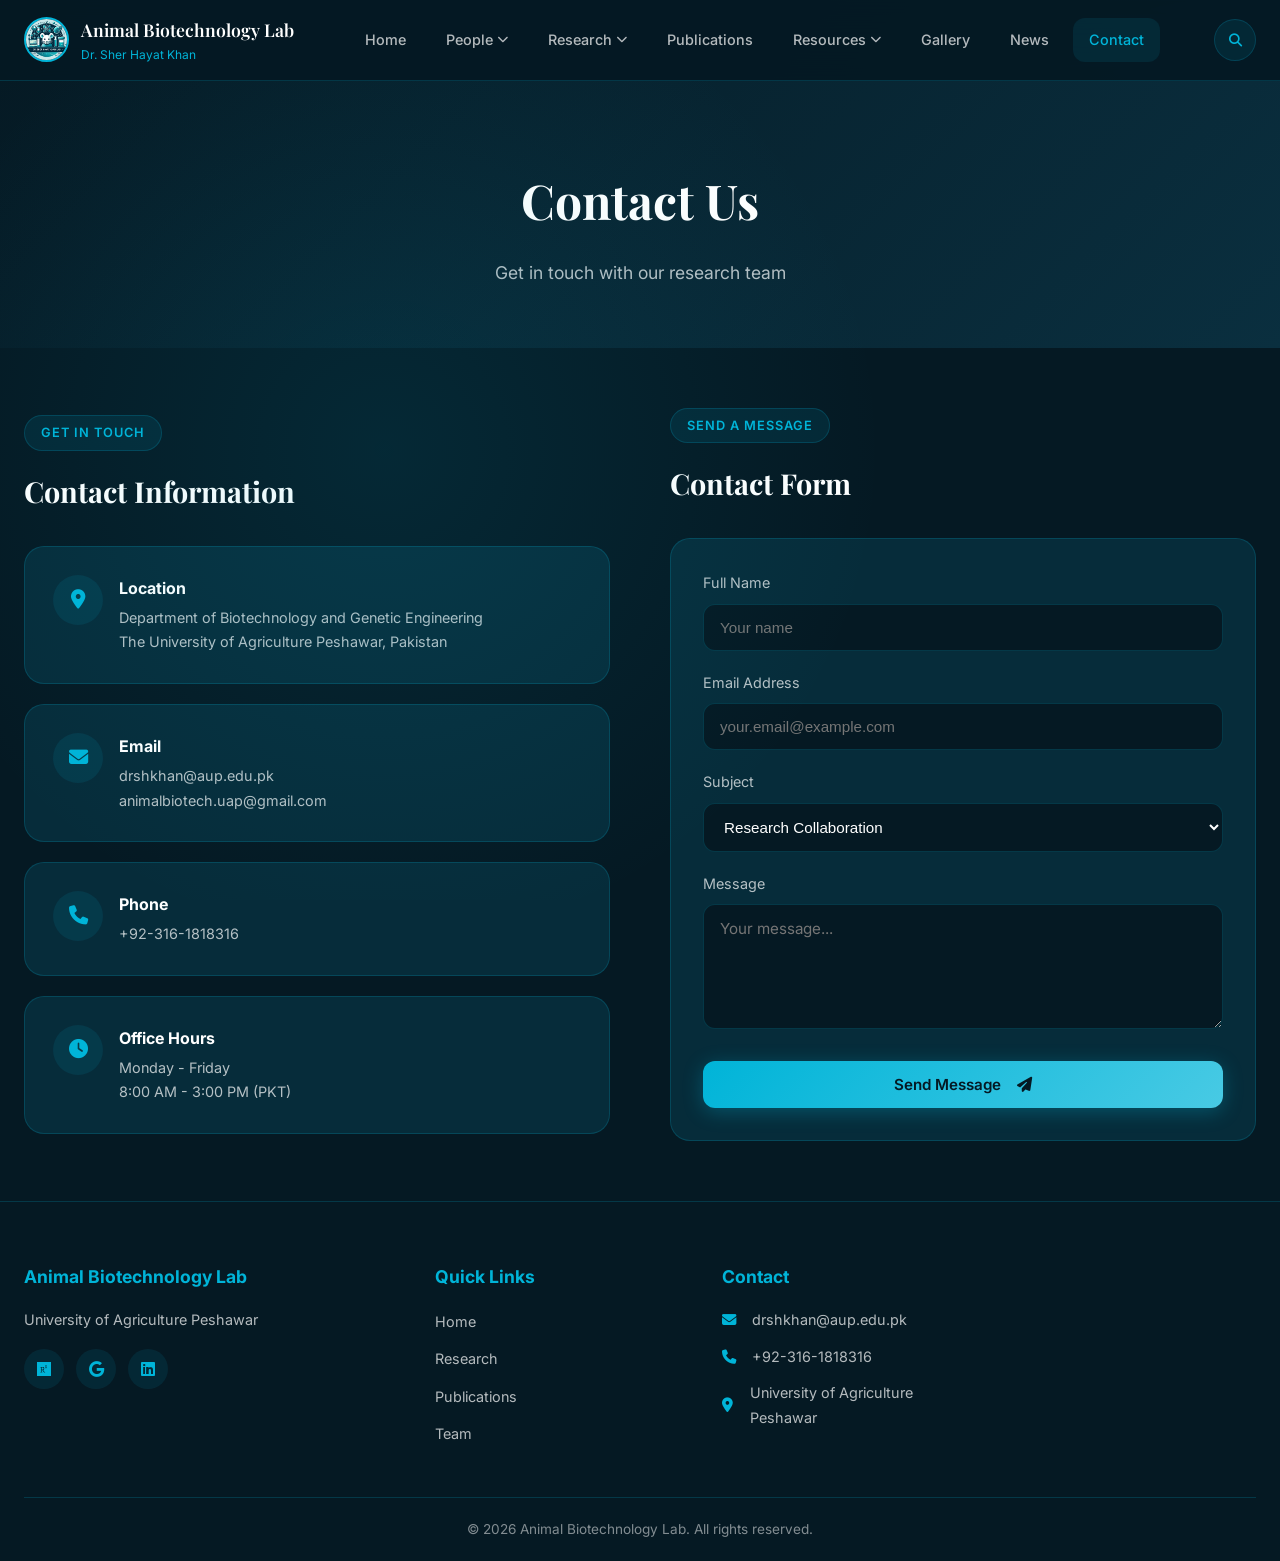
<file: pages/contact.html>
<!DOCTYPE html>
<html lang="en">
<head>
    <meta charset="UTF-8">
    <meta name="viewport" content="width=device-width, initial-scale=1.0">
    <title>Contact | Animal Biotechnology Lab</title>
    <link rel="stylesheet" href="../css/style.css">
    <link href="https://fonts.googleapis.com/css2?family=Inter:wght@300;400;500;600;700&family=Playfair+Display:wght@600;700&display=swap" rel="stylesheet">
    <link rel="stylesheet" href="https://cdnjs.cloudflare.com/ajax/libs/font-awesome/6.4.0/css/all.min.css">
</head>
<body>
    <nav class="navbar">
        <div class="nav-container">
            <div class="nav-brand"><img src="../images/logo.png" alt="Lab Logo" class="nav-logo" onerror="this.style.display='none'"><div class="nav-brand-text"><span class="nav-lab-name">Animal Biotechnology Lab</span><span class="nav-pi-name">Dr. Sher Hayat Khan</span></div></div>
            <button class="nav-toggle" id="navToggle"><span></span><span></span><span></span></button>
            <ul class="nav-menu" id="navMenu">
                <li><a href="../index.html">Home</a></li>
                <li class="dropdown"><a href="#">People <i class="fas fa-chevron-down"></i></a><ul class="dropdown-menu"><li><a href="key-personnel.html">Key Personnel</a></li><li><a href="members.html">All Members</a></li></ul></li>
                <li class="dropdown"><a href="#">Research <i class="fas fa-chevron-down"></i></a><ul class="dropdown-menu"><li><a href="research-ongoing.html">Ongoing Research</a></li><li><a href="research-completed.html">Completed Research</a></li></ul></li>
                <li><a href="publications.html">Publications</a></li>
                <li class="dropdown"><a href="#">Resources <i class="fas fa-chevron-down"></i></a><ul class="dropdown-menu"><li><a href="inventory.html">Inventory</a></li><li><a href="protocols.html">Protocols</a></li></ul></li>
                <li><a href="gallery.html">Gallery</a></li>
                <li><a href="news.html">News</a></li>
                <li><a href="contact.html" class="active">Contact</a></li>
            </ul>
            <div class="nav-search"><button class="search-btn" id="searchBtn"><i class="fas fa-search"></i></button></div>
        </div>
    </nav>

    <div class="search-modal" id="searchModal"><div class="search-container"><input type="text" class="search-input" id="searchInput" placeholder="Search..."><button class="search-close" id="searchClose"><i class="fas fa-times"></i></button><div class="search-results" id="searchResults"></div></div></div>

    <header class="page-header">
        <div class="container">
            <h1 class="page-title">Contact Us</h1>
            <p class="page-subtitle">Get in touch with our research team</p>
        </div>
    </header>

    <section class="content-section">
        <div class="container">
            <div class="about-grid" style="grid-template-columns: 1fr 1fr; gap: 60px;">
                <div>
                    <div class="section-header" style="text-align: left; margin-bottom: 30px;">
                        <span class="section-tag">Get in Touch</span>
                        <h2 class="section-title" style="font-size: 1.8rem;">Contact Information</h2>
                    </div>

                    <div class="content-card" style="margin-bottom: 20px;">
                        <div style="display: flex; gap: 16px; align-items: flex-start;">
                            <div style="width: 50px; height: 50px; background: rgba(0,180,216,0.1); border-radius: 50%; display: flex; align-items: center; justify-content: center; flex-shrink: 0;"><i class="fas fa-map-marker-alt" style="color: var(--accent); font-size: 1.2rem;"></i></div>
                            <div>
                                <h4 style="margin-bottom: 4px;">Location</h4>
                                <p style="color: var(--text-secondary); font-size: 0.9rem;">Department of Biotechnology and Genetic Engineering<br>The University of Agriculture Peshawar, Pakistan</p>
                            </div>
                        </div>
                    </div>

                    <div class="content-card" style="margin-bottom: 20px;">
                        <div style="display: flex; gap: 16px; align-items: flex-start;">
                            <div style="width: 50px; height: 50px; background: rgba(0,180,216,0.1); border-radius: 50%; display: flex; align-items: center; justify-content: center; flex-shrink: 0;"><i class="fas fa-envelope" style="color: var(--accent); font-size: 1.2rem;"></i></div>
                            <div>
                                <h4 style="margin-bottom: 4px;">Email</h4>
                                <p style="color: var(--text-secondary); font-size: 0.9rem;">drshkhan@aup.edu.pk<br>animalbiotech.uap@gmail.com</p>
                            </div>
                        </div>
                    </div>

                    <div class="content-card" style="margin-bottom: 20px;">
                        <div style="display: flex; gap: 16px; align-items: flex-start;">
                            <div style="width: 50px; height: 50px; background: rgba(0,180,216,0.1); border-radius: 50%; display: flex; align-items: center; justify-content: center; flex-shrink: 0;"><i class="fas fa-phone" style="color: var(--accent); font-size: 1.2rem;"></i></div>
                            <div>
                                <h4 style="margin-bottom: 4px;">Phone</h4>
                                <p style="color: var(--text-secondary); font-size: 0.9rem;">+92-316-1818316</p>
                            </div>
                        </div>
                    </div>

                    <div class="content-card">
                        <div style="display: flex; gap: 16px; align-items: flex-start;">
                            <div style="width: 50px; height: 50px; background: rgba(0,180,216,0.1); border-radius: 50%; display: flex; align-items: center; justify-content: center; flex-shrink: 0;"><i class="fas fa-clock" style="color: var(--accent); font-size: 1.2rem;"></i></div>
                            <div>
                                <h4 style="margin-bottom: 4px;">Office Hours</h4>
                                <p style="color: var(--text-secondary); font-size: 0.9rem;">Monday - Friday<br>8:00 AM - 3:00 PM (PKT)</p>
                            </div>
                        </div>
                    </div>
                </div>

                <div>
                    <div class="section-header" style="text-align: left; margin-bottom: 30px;">
                        <span class="section-tag">Send a Message</span>
                        <h2 class="section-title" style="font-size: 1.8rem;">Contact Form</h2>
                    </div>

                    <form class="content-card" style="padding: 32px;">
                        <div style="margin-bottom: 20px;">
                            <label style="display: block; margin-bottom: 8px; font-size: 0.9rem; color: var(--text-secondary);">Full Name</label>
                            <input type="text" placeholder="Your name" style="width: 100%; padding: 14px 16px; background: var(--bg-dark); border: 1px solid var(--border-color); border-radius: var(--radius); color: var(--text-primary); font-size: 0.95rem; outline: none; transition: var(--transition);">
                        </div>
                        <div style="margin-bottom: 20px;">
                            <label style="display: block; margin-bottom: 8px; font-size: 0.9rem; color: var(--text-secondary);">Email Address</label>
                            <input type="email" placeholder="your.email@example.com" style="width: 100%; padding: 14px 16px; background: var(--bg-dark); border: 1px solid var(--border-color); border-radius: var(--radius); color: var(--text-primary); font-size: 0.95rem; outline: none; transition: var(--transition);">
                        </div>
                        <div style="margin-bottom: 20px;">
                            <label style="display: block; margin-bottom: 8px; font-size: 0.9rem; color: var(--text-secondary);">Subject</label>
                            <select style="width: 100%; padding: 14px 16px; background: var(--bg-dark); border: 1px solid var(--border-color); border-radius: var(--radius); color: var(--text-primary); font-size: 0.95rem; outline: none; transition: var(--transition);">
                                <option>Research Collaboration</option>
                                <option>Student Inquiry</option>
                                <option>Technical Question</option>
                                <option>General Inquiry</option>
                                <option>Other</option>
                            </select>
                        </div>
                        <div style="margin-bottom: 24px;">
                            <label style="display: block; margin-bottom: 8px; font-size: 0.9rem; color: var(--text-secondary);">Message</label>
                            <textarea rows="5" placeholder="Your message..." style="width: 100%; padding: 14px 16px; background: var(--bg-dark); border: 1px solid var(--border-color); border-radius: var(--radius); color: var(--text-primary); font-size: 0.95rem; outline: none; resize: vertical; font-family: var(--font-body); transition: var(--transition);"></textarea>
                        </div>
                        <button type="submit" class="btn btn-primary" style="width: 100%; justify-content: center;">
                            Send Message <i class="fas fa-paper-plane" style="margin-left: 8px;"></i>
                        </button>
                    </form>
                </div>
            </div>
        </div>
    </section>

    <footer class="footer">
        <div class="container">
            <div class="footer-grid">
                <div class="footer-col"><h4>Animal Biotechnology Lab</h4><p>University of Agriculture Peshawar</p><div class="footer-social"><a href="#"><i class="fab fa-researchgate"></i></a><a href="#"><i class="fab fa-google"></i></a><a href="#"><i class="fab fa-linkedin"></i></a></div></div>
                <div class="footer-col"><h4>Quick Links</h4><ul class="footer-links"><li><a href="../index.html">Home</a></li><li><a href="research-ongoing.html">Research</a></li><li><a href="publications.html">Publications</a></li><li><a href="members.html">Team</a></li></ul></div>
                <div class="footer-col"><h4>Contact</h4><ul class="footer-contact"><li><i class="fas fa-envelope"></i> drshkhan@aup.edu.pk</li><li><i class="fas fa-phone"></i> +92-316-1818316</li><li><i class="fas fa-map-marker-alt"></i> University of Agriculture Peshawar</li></ul></div>
            </div>
            <div class="footer-bottom"><p>&copy; 2026 Animal Biotechnology Lab. All rights reserved.</p></div>
        </div>
    </footer>
    <script src="../js/main.js"></script>
</body>
</html>
</file>
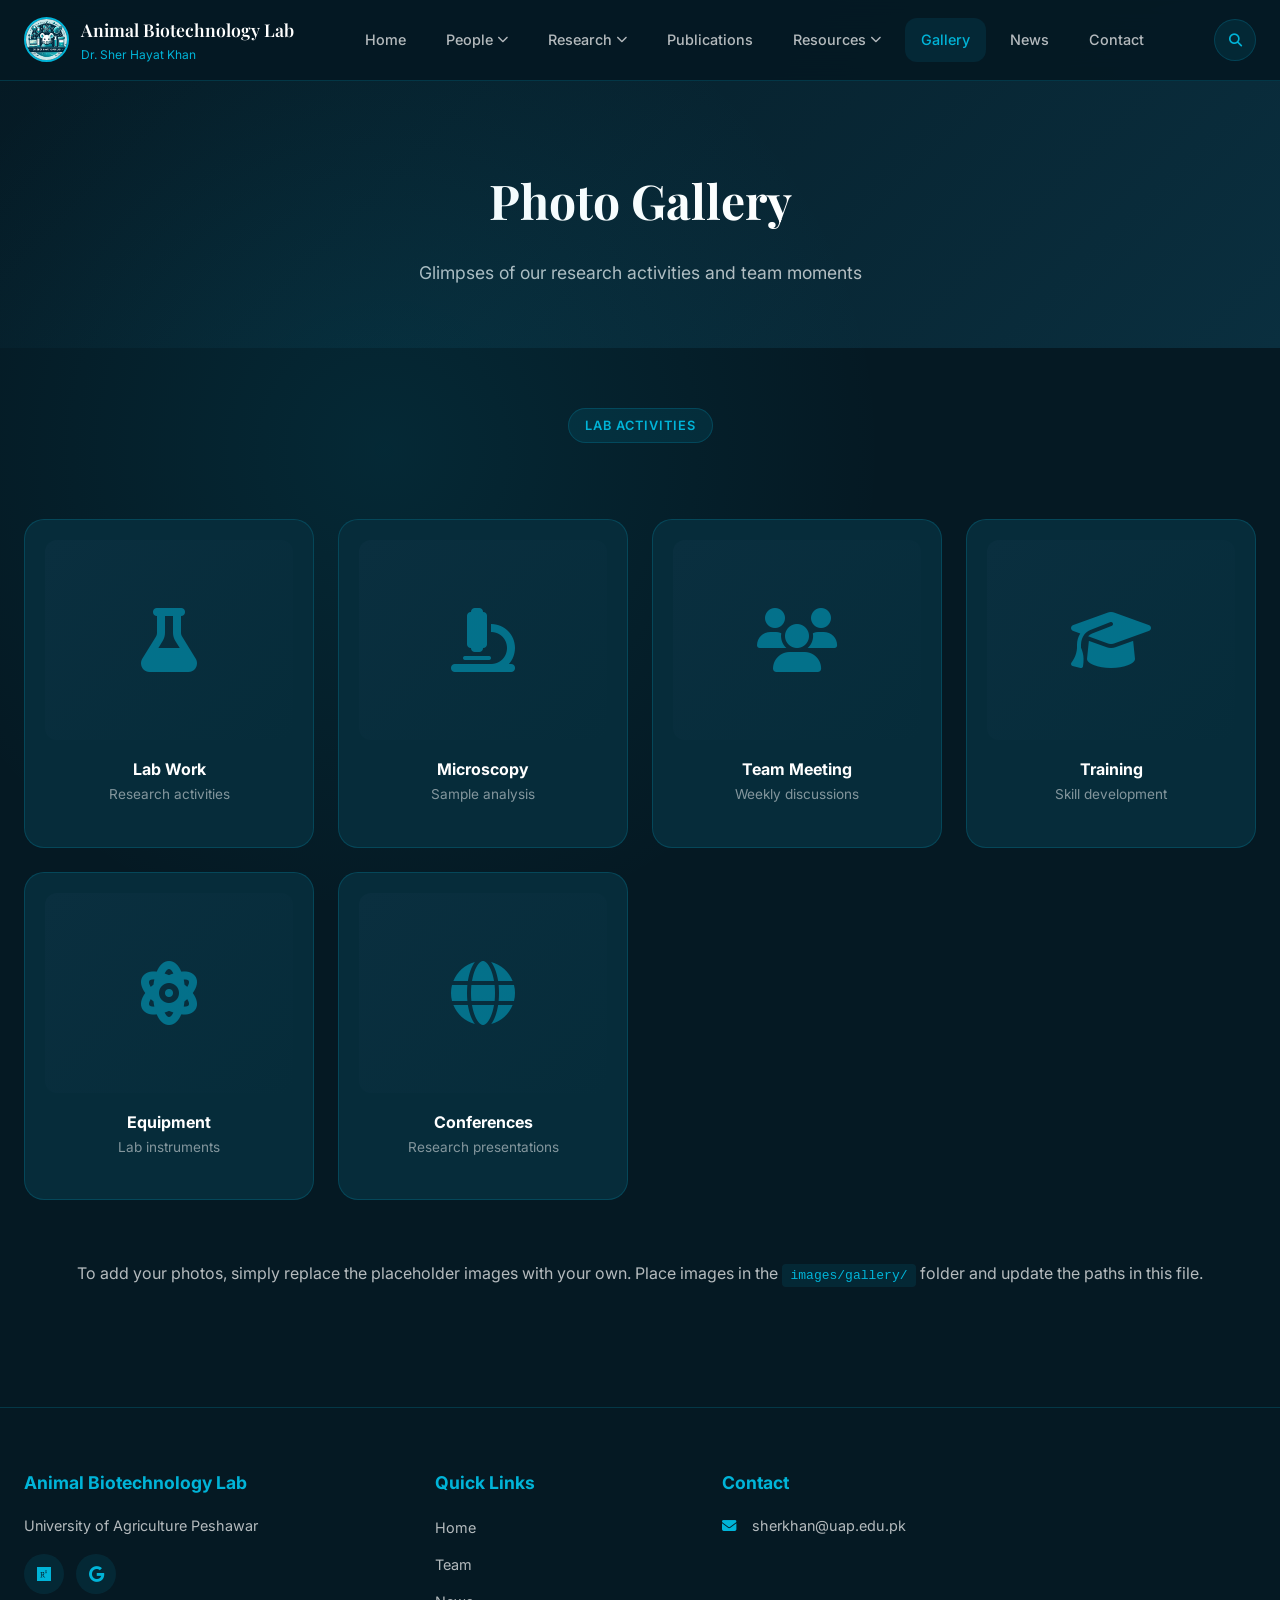
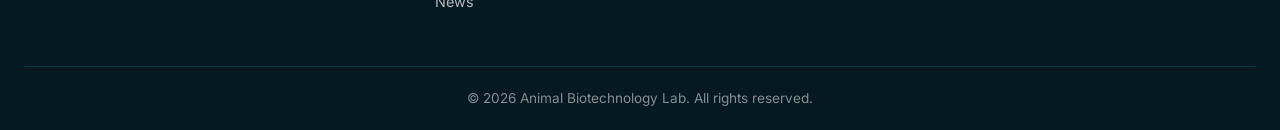
<file: pages/gallery.html>
<!DOCTYPE html>
<html lang="en">
<head>
    <meta charset="UTF-8">
    <meta name="viewport" content="width=device-width, initial-scale=1.0">
    <title>Gallery | Animal Biotechnology Lab</title>
    <link rel="stylesheet" href="../css/style.css">
    <link href="https://fonts.googleapis.com/css2?family=Inter:wght@300;400;500;600;700&family=Playfair+Display:wght@600;700&display=swap" rel="stylesheet">
    <link rel="stylesheet" href="https://cdnjs.cloudflare.com/ajax/libs/font-awesome/6.4.0/css/all.min.css">
</head>
<body>
    <nav class="navbar">
        <div class="nav-container">
            <div class="nav-brand"><img src="../images/logo.png" alt="Lab Logo" class="nav-logo" onerror="this.style.display='none'"><div class="nav-brand-text"><span class="nav-lab-name">Animal Biotechnology Lab</span><span class="nav-pi-name">Dr. Sher Hayat Khan</span></div></div>
            <button class="nav-toggle" id="navToggle"><span></span><span></span><span></span></button>
            <ul class="nav-menu" id="navMenu">
                <li><a href="../index.html">Home</a></li>
                <li class="dropdown"><a href="#">People <i class="fas fa-chevron-down"></i></a><ul class="dropdown-menu"><li><a href="key-personnel.html">Key Personnel</a></li><li><a href="members.html">All Members</a></li></ul></li>
                <li class="dropdown"><a href="#">Research <i class="fas fa-chevron-down"></i></a><ul class="dropdown-menu"><li><a href="research-ongoing.html">Ongoing Research</a></li><li><a href="research-completed.html">Completed Research</a></li></ul></li>
                <li><a href="publications.html">Publications</a></li>
                <li class="dropdown"><a href="#">Resources <i class="fas fa-chevron-down"></i></a><ul class="dropdown-menu"><li><a href="inventory.html">Inventory</a></li><li><a href="protocols.html">Protocols</a></li></ul></li>
                <li><a href="gallery.html" class="active">Gallery</a></li>
                <li><a href="news.html">News</a></li>
                <li><a href="contact.html">Contact</a></li>
            </ul>
            <div class="nav-search"><button class="search-btn" id="searchBtn"><i class="fas fa-search"></i></button></div>
        </div>
    </nav>

    <div class="search-modal" id="searchModal"><div class="search-container"><input type="text" class="search-input" id="searchInput" placeholder="Search..."><button class="search-close" id="searchClose"><i class="fas fa-times"></i></button><div class="search-results" id="searchResults"></div></div></div>

    <header class="page-header">
        <div class="container">
            <h1 class="page-title">Photo Gallery</h1>
            <p class="page-subtitle">Glimpses of our research activities and team moments</p>
        </div>
    </header>

    <section class="content-section">
        <div class="container">
            <div class="section-header"><span class="section-tag">Lab Activities</span></div>
            <div class="research-grid">
                <div class="research-card" style="text-align: center; padding: 20px;">
                    <div style="width: 100%; height: 200px; background: linear-gradient(135deg, var(--primary-dark), var(--bg-card)); border-radius: var(--radius); display: flex; align-items: center; justify-content: center; margin-bottom: 16px;">
                        <i class="fas fa-flask" style="font-size: 4rem; color: var(--accent); opacity: 0.5;"></i>
                    </div>
                    <h4>Lab Work</h4>
                    <p style="font-size: 0.85rem; color: var(--text-muted);">Research activities</p>
                </div>
                <div class="research-card" style="text-align: center; padding: 20px;">
                    <div style="width: 100%; height: 200px; background: linear-gradient(135deg, var(--primary-dark), var(--bg-card)); border-radius: var(--radius); display: flex; align-items: center; justify-content: center; margin-bottom: 16px;">
                        <i class="fas fa-microscope" style="font-size: 4rem; color: var(--accent); opacity: 0.5;"></i>
                    </div>
                    <h4>Microscopy</h4>
                    <p style="font-size: 0.85rem; color: var(--text-muted);">Sample analysis</p>
                </div>
                <div class="research-card" style="text-align: center; padding: 20px;">
                    <div style="width: 100%; height: 200px; background: linear-gradient(135deg, var(--primary-dark), var(--bg-card)); border-radius: var(--radius); display: flex; align-items: center; justify-content: center; margin-bottom: 16px;">
                        <i class="fas fa-users" style="font-size: 4rem; color: var(--accent); opacity: 0.5;"></i>
                    </div>
                    <h4>Team Meeting</h4>
                    <p style="font-size: 0.85rem; color: var(--text-muted);">Weekly discussions</p>
                </div>
                <div class="research-card" style="text-align: center; padding: 20px;">
                    <div style="width: 100%; height: 200px; background: linear-gradient(135deg, var(--primary-dark), var(--bg-card)); border-radius: var(--radius); display: flex; align-items: center; justify-content: center; margin-bottom: 16px;">
                        <i class="fas fa-graduation-cap" style="font-size: 4rem; color: var(--accent); opacity: 0.5;"></i>
                    </div>
                    <h4>Training</h4>
                    <p style="font-size: 0.85rem; color: var(--text-muted);">Skill development</p>
                </div>
                <div class="research-card" style="text-align: center; padding: 20px;">
                    <div style="width: 100%; height: 200px; background: linear-gradient(135deg, var(--primary-dark), var(--bg-card)); border-radius: var(--radius); display: flex; align-items: center; justify-content: center; margin-bottom: 16px;">
                        <i class="fas fa-atom" style="font-size: 4rem; color: var(--accent); opacity: 0.5;"></i>
                    </div>
                    <h4>Equipment</h4>
                    <p style="font-size: 0.85rem; color: var(--text-muted);">Lab instruments</p>
                </div>
                <div class="research-card" style="text-align: center; padding: 20px;">
                    <div style="width: 100%; height: 200px; background: linear-gradient(135deg, var(--primary-dark), var(--bg-card)); border-radius: var(--radius); display: flex; align-items: center; justify-content: center; margin-bottom: 16px;">
                        <i class="fas fa-globe" style="font-size: 4rem; color: var(--accent); opacity: 0.5;"></i>
                    </div>
                    <h4>Conferences</h4>
                    <p style="font-size: 0.85rem; color: var(--text-muted);">Research presentations</p>
                </div>
            </div>

            <div class="section-header" style="margin-top: 60px;">
                <p style="color: var(--text-secondary);">To add your photos, simply replace the placeholder images with your own. Place images in the <code style="background: rgba(0,180,216,0.1); padding: 4px 8px; border-radius: 4px; color: var(--accent);">images/gallery/</code> folder and update the paths in this file.</p>
            </div>
        </div>
    </section>

    <footer class="footer">
        <div class="container">
            <div class="footer-grid">
                <div class="footer-col"><h4>Animal Biotechnology Lab</h4><p>University of Agriculture Peshawar</p><div class="footer-social"><a href="#"><i class="fab fa-researchgate"></i></a><a href="#"><i class="fab fa-google"></i></a></div></div>
                <div class="footer-col"><h4>Quick Links</h4><ul class="footer-links"><li><a href="../index.html">Home</a></li><li><a href="members.html">Team</a></li><li><a href="news.html">News</a></li></ul></div>
                <div class="footer-col"><h4>Contact</h4><ul class="footer-contact"><li><i class="fas fa-envelope"></i> sherkhan@uap.edu.pk</li></ul></div>
            </div>
            <div class="footer-bottom"><p>&copy; 2026 Animal Biotechnology Lab. All rights reserved.</p></div>
        </div>
    </footer>
    <script src="../js/main.js"></script>
</body>
</html>
</file>
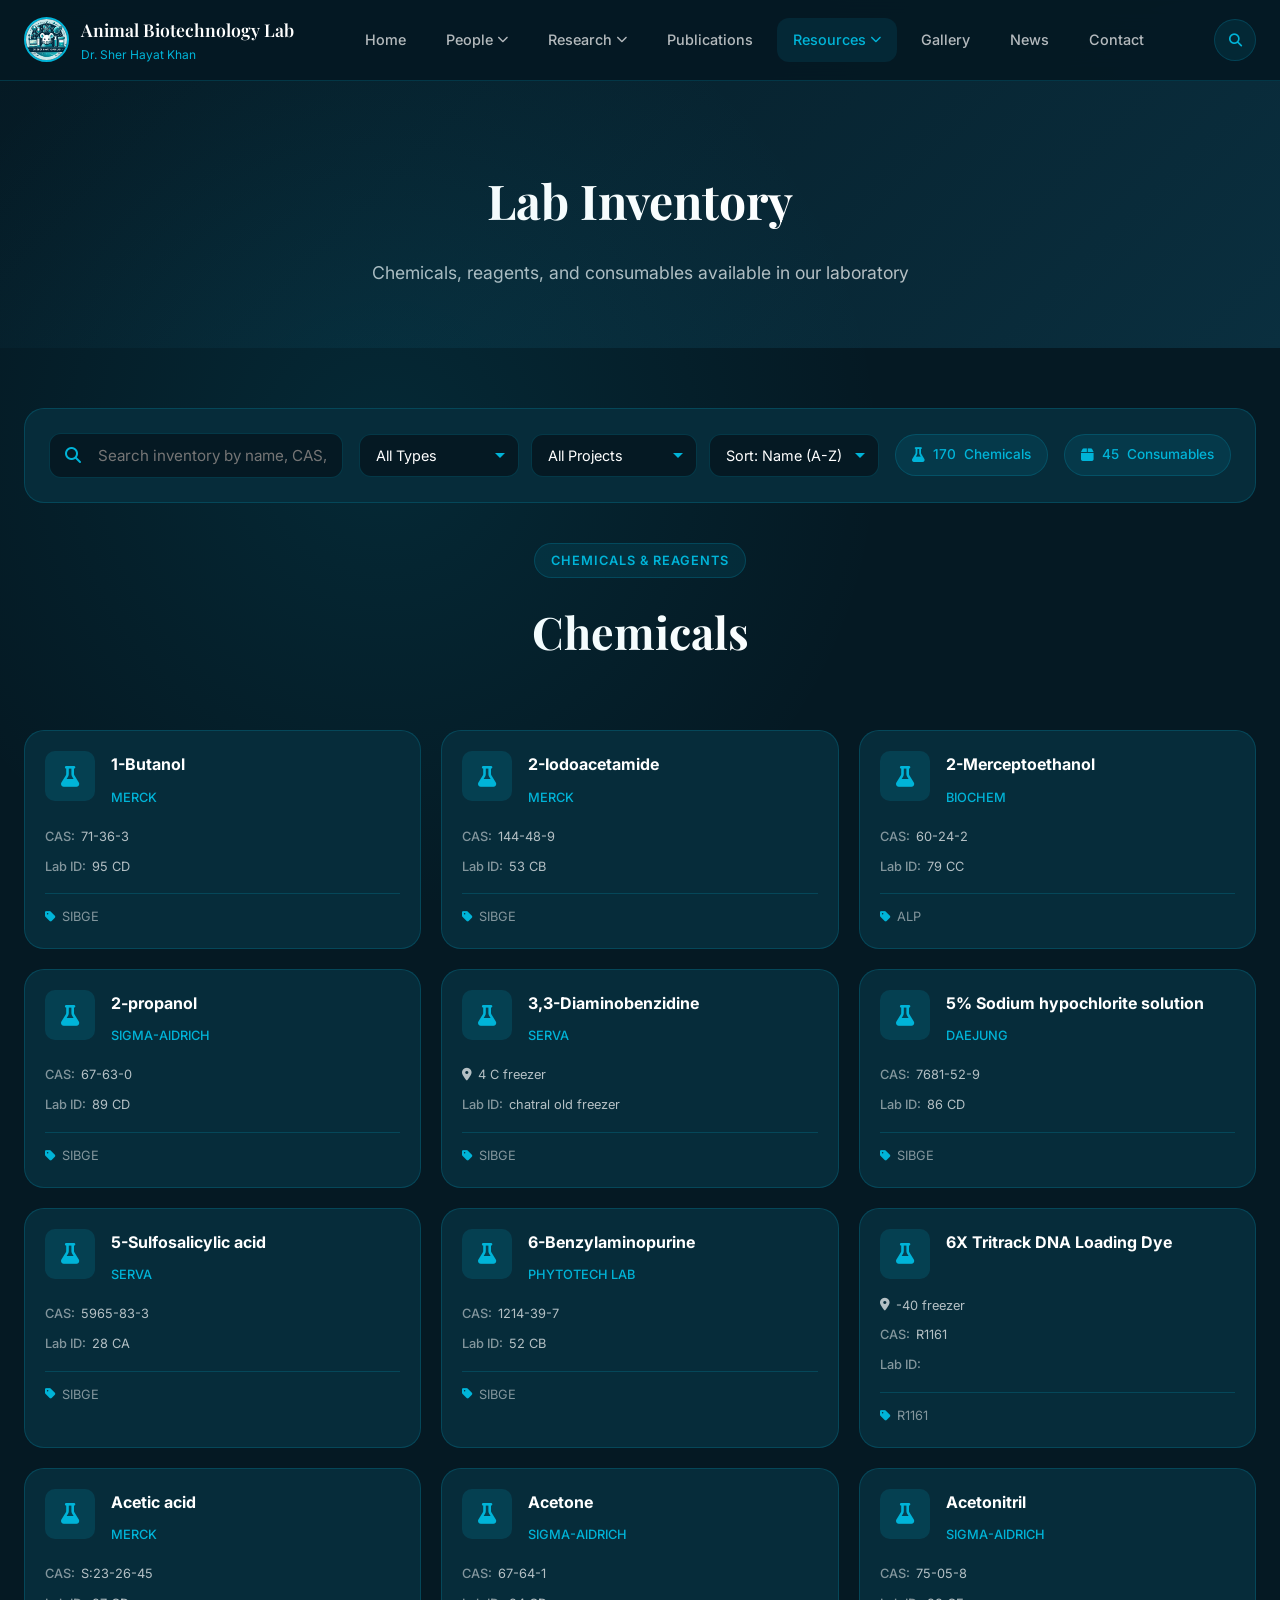
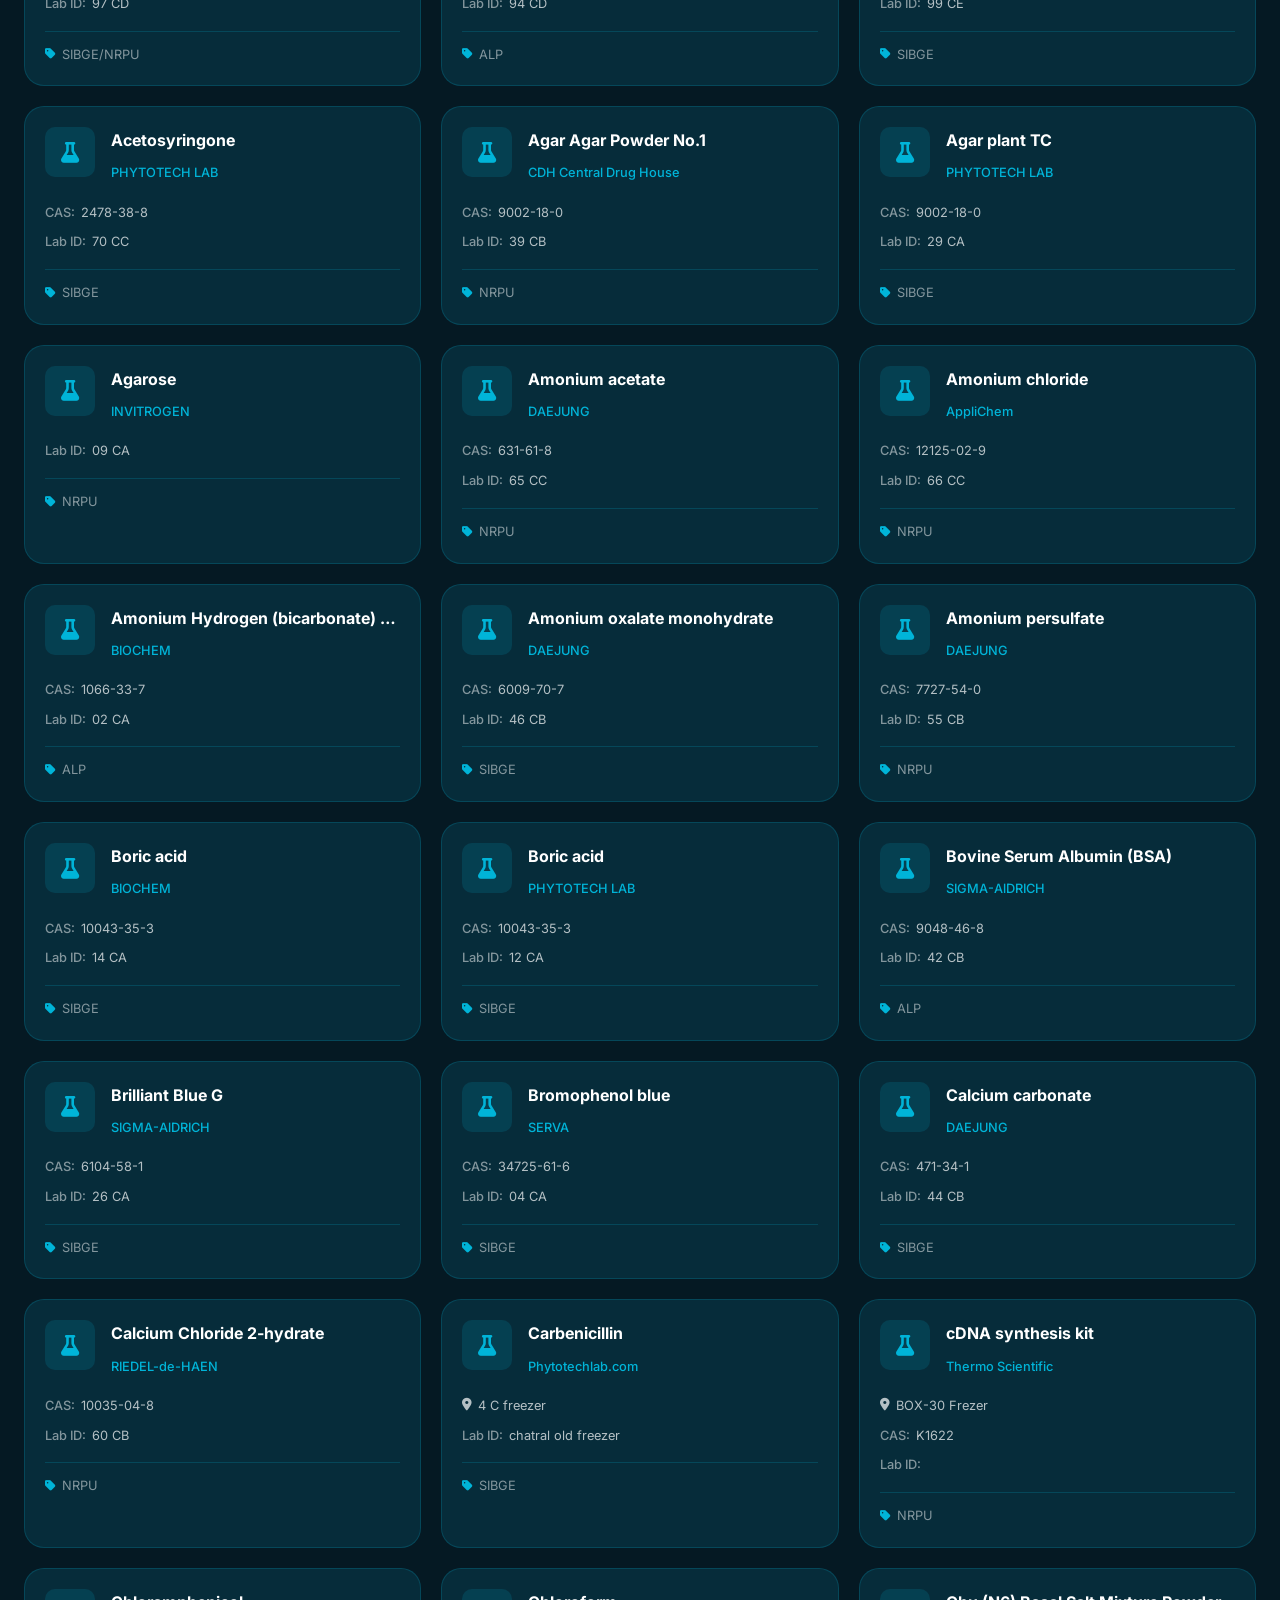
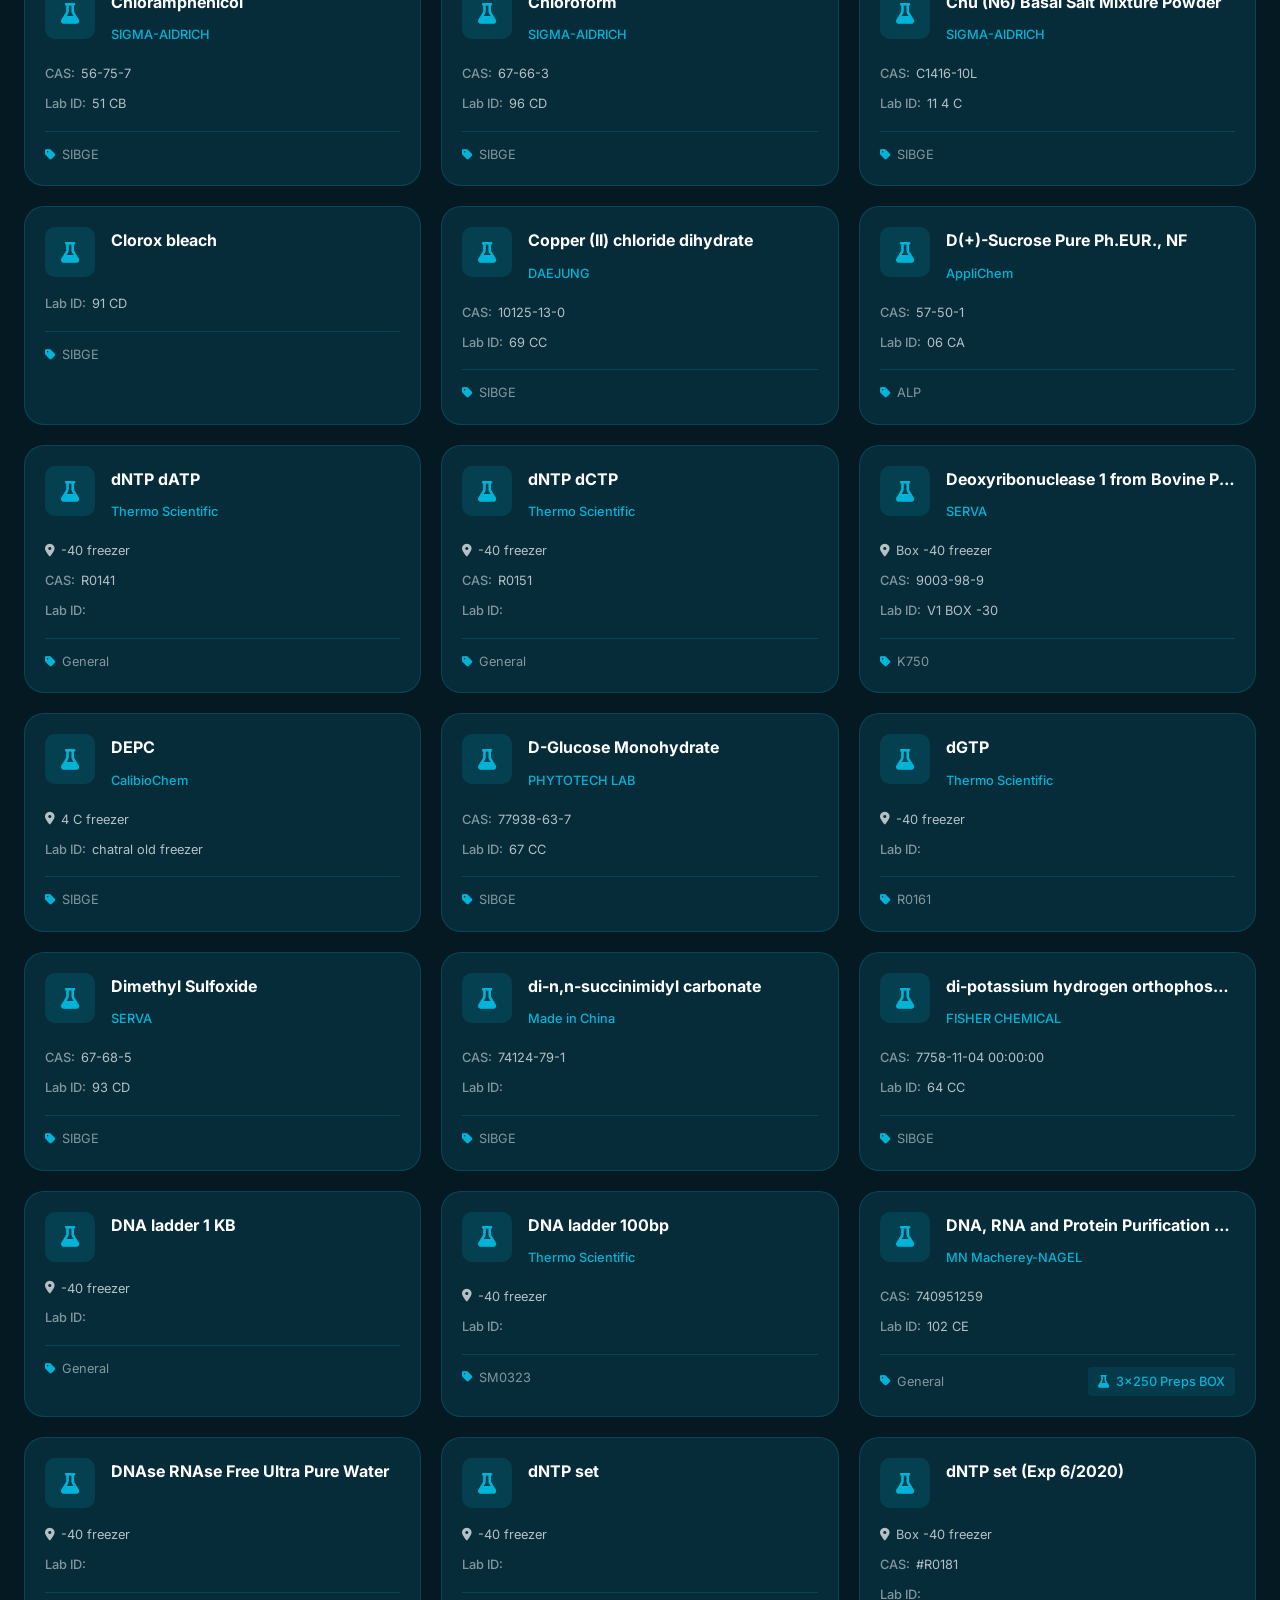
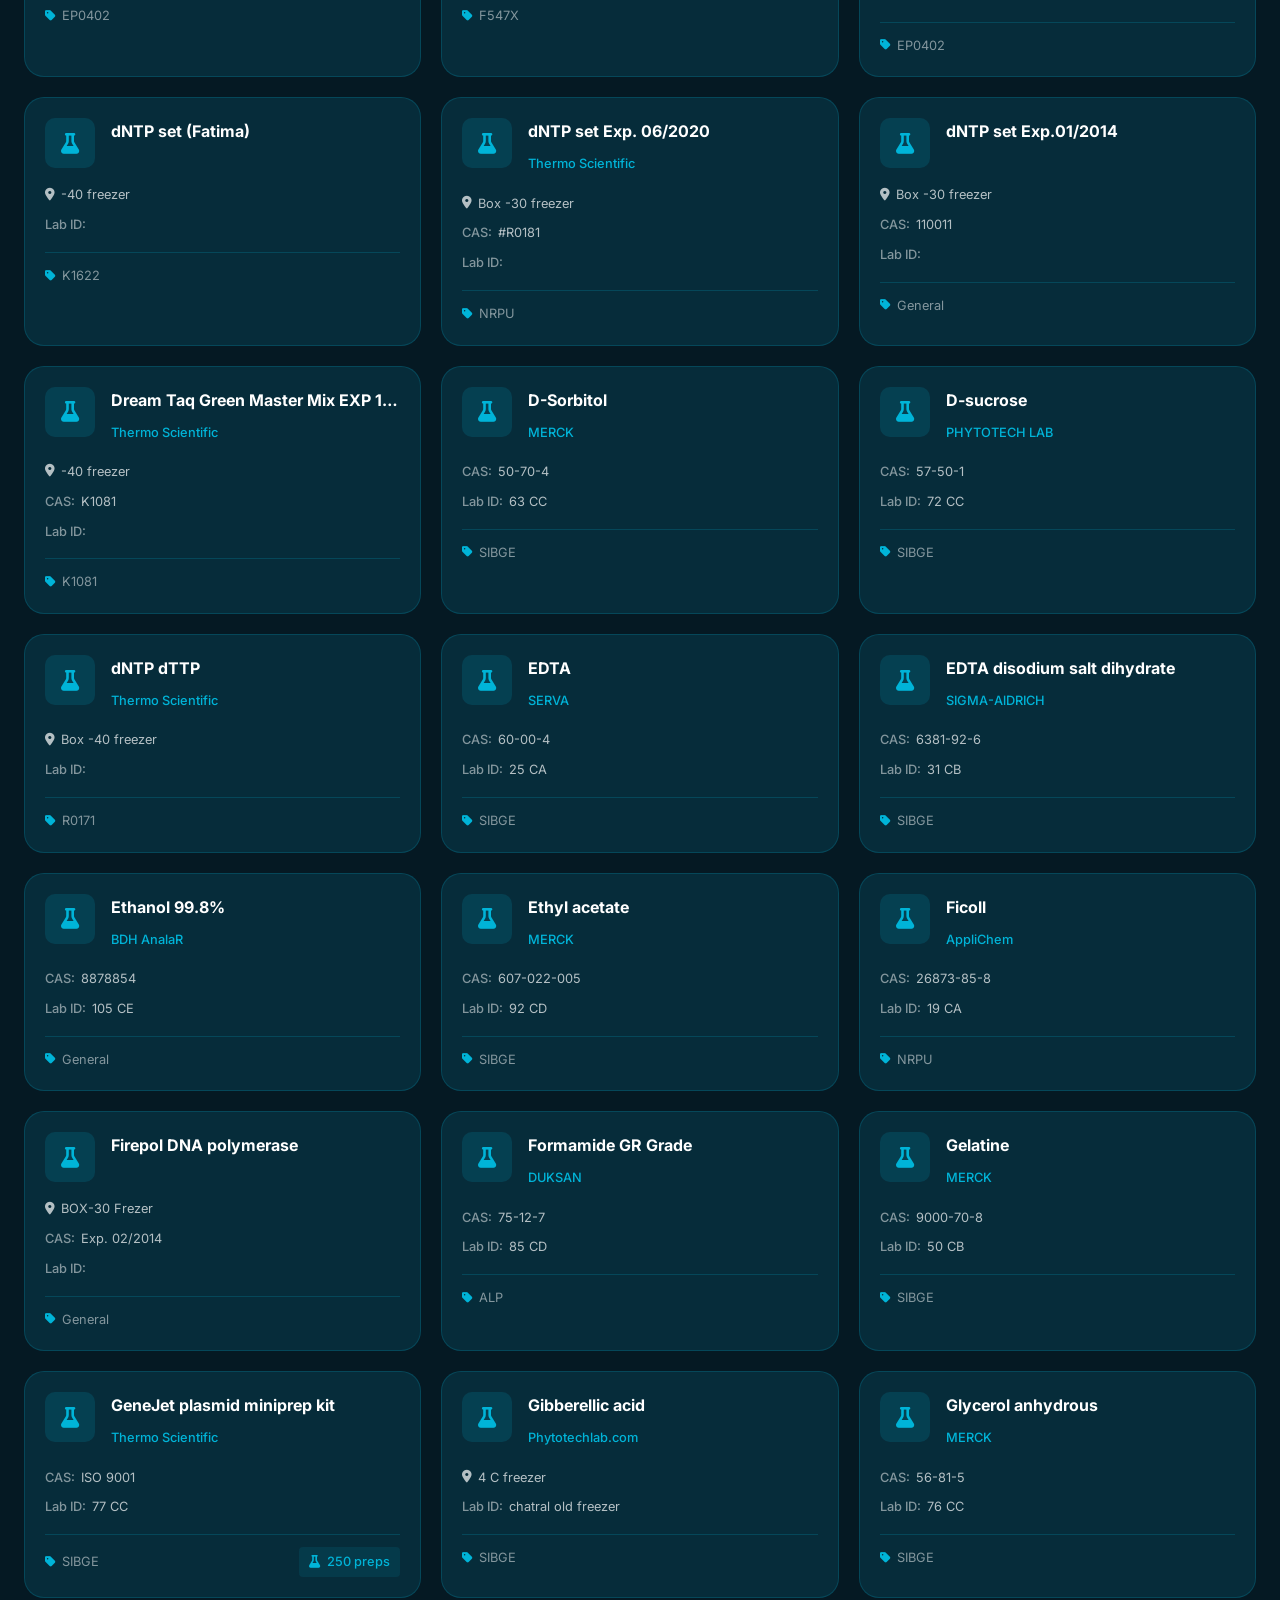
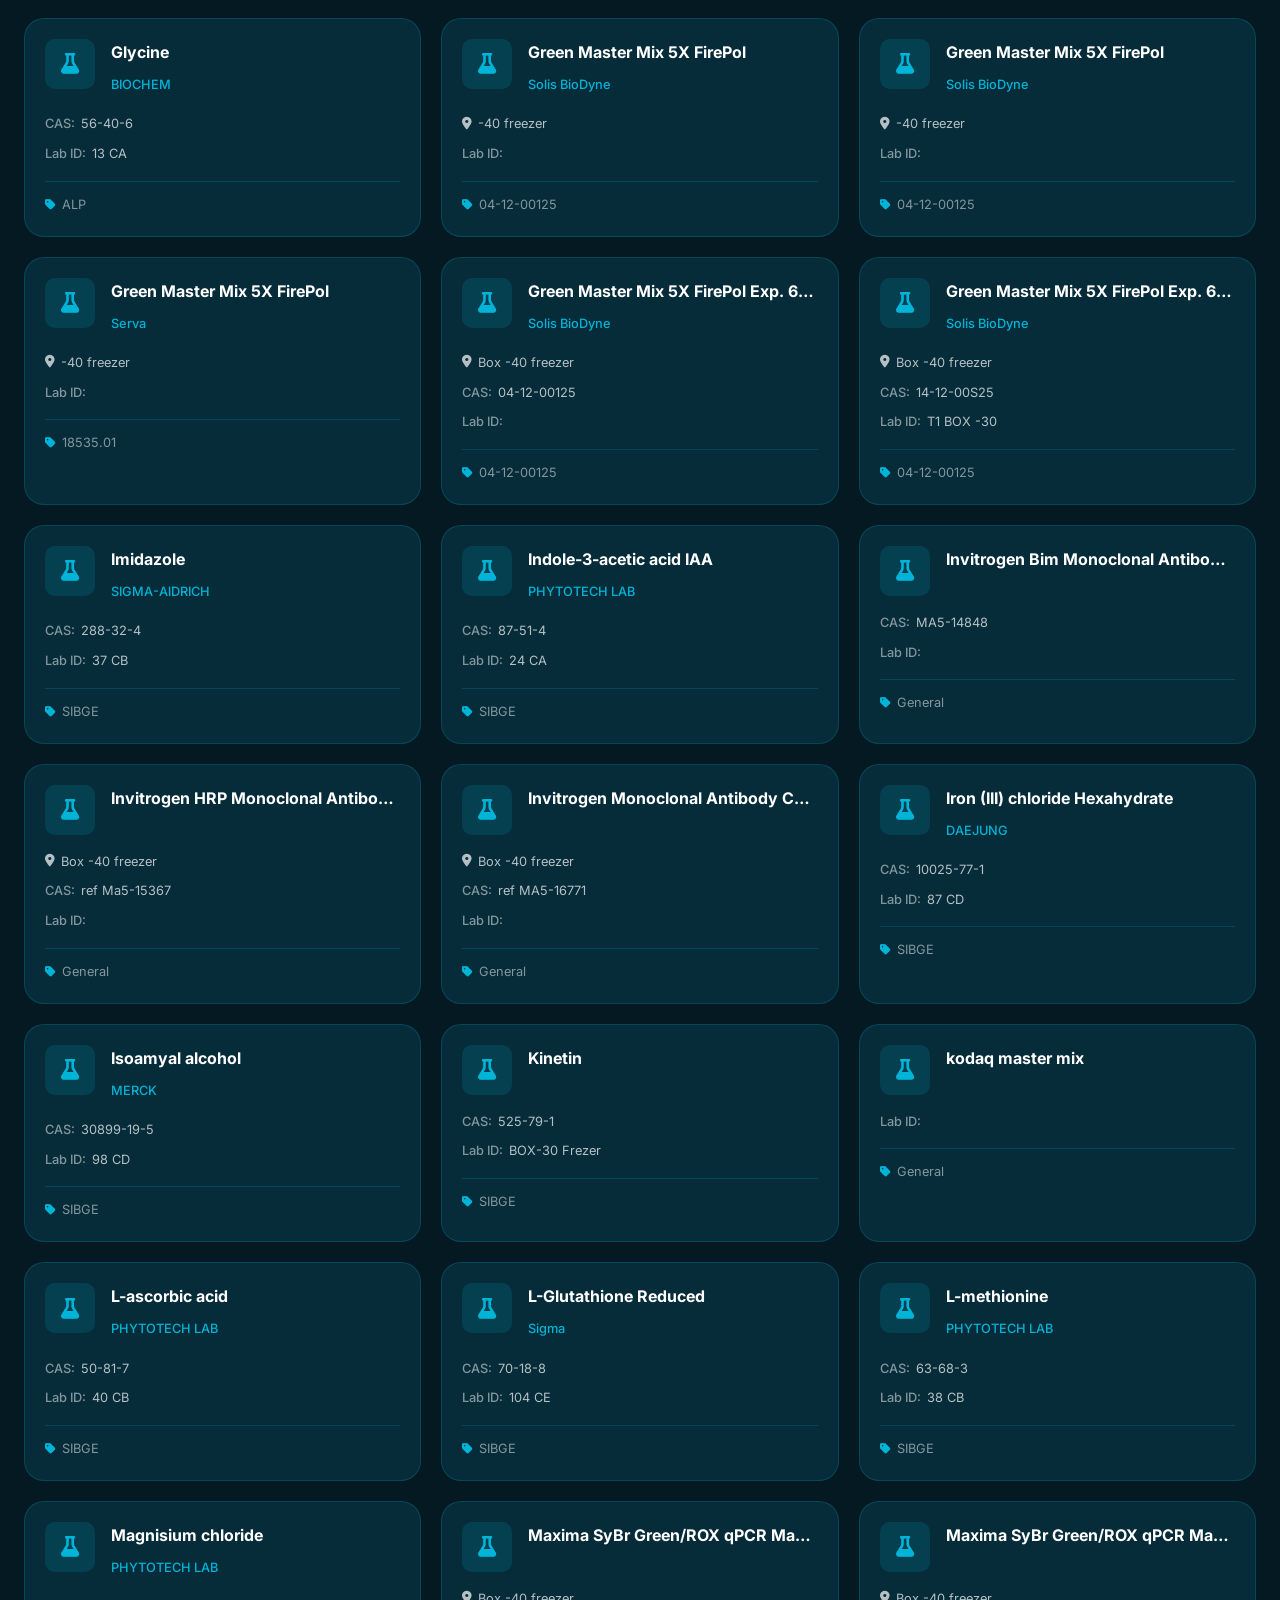
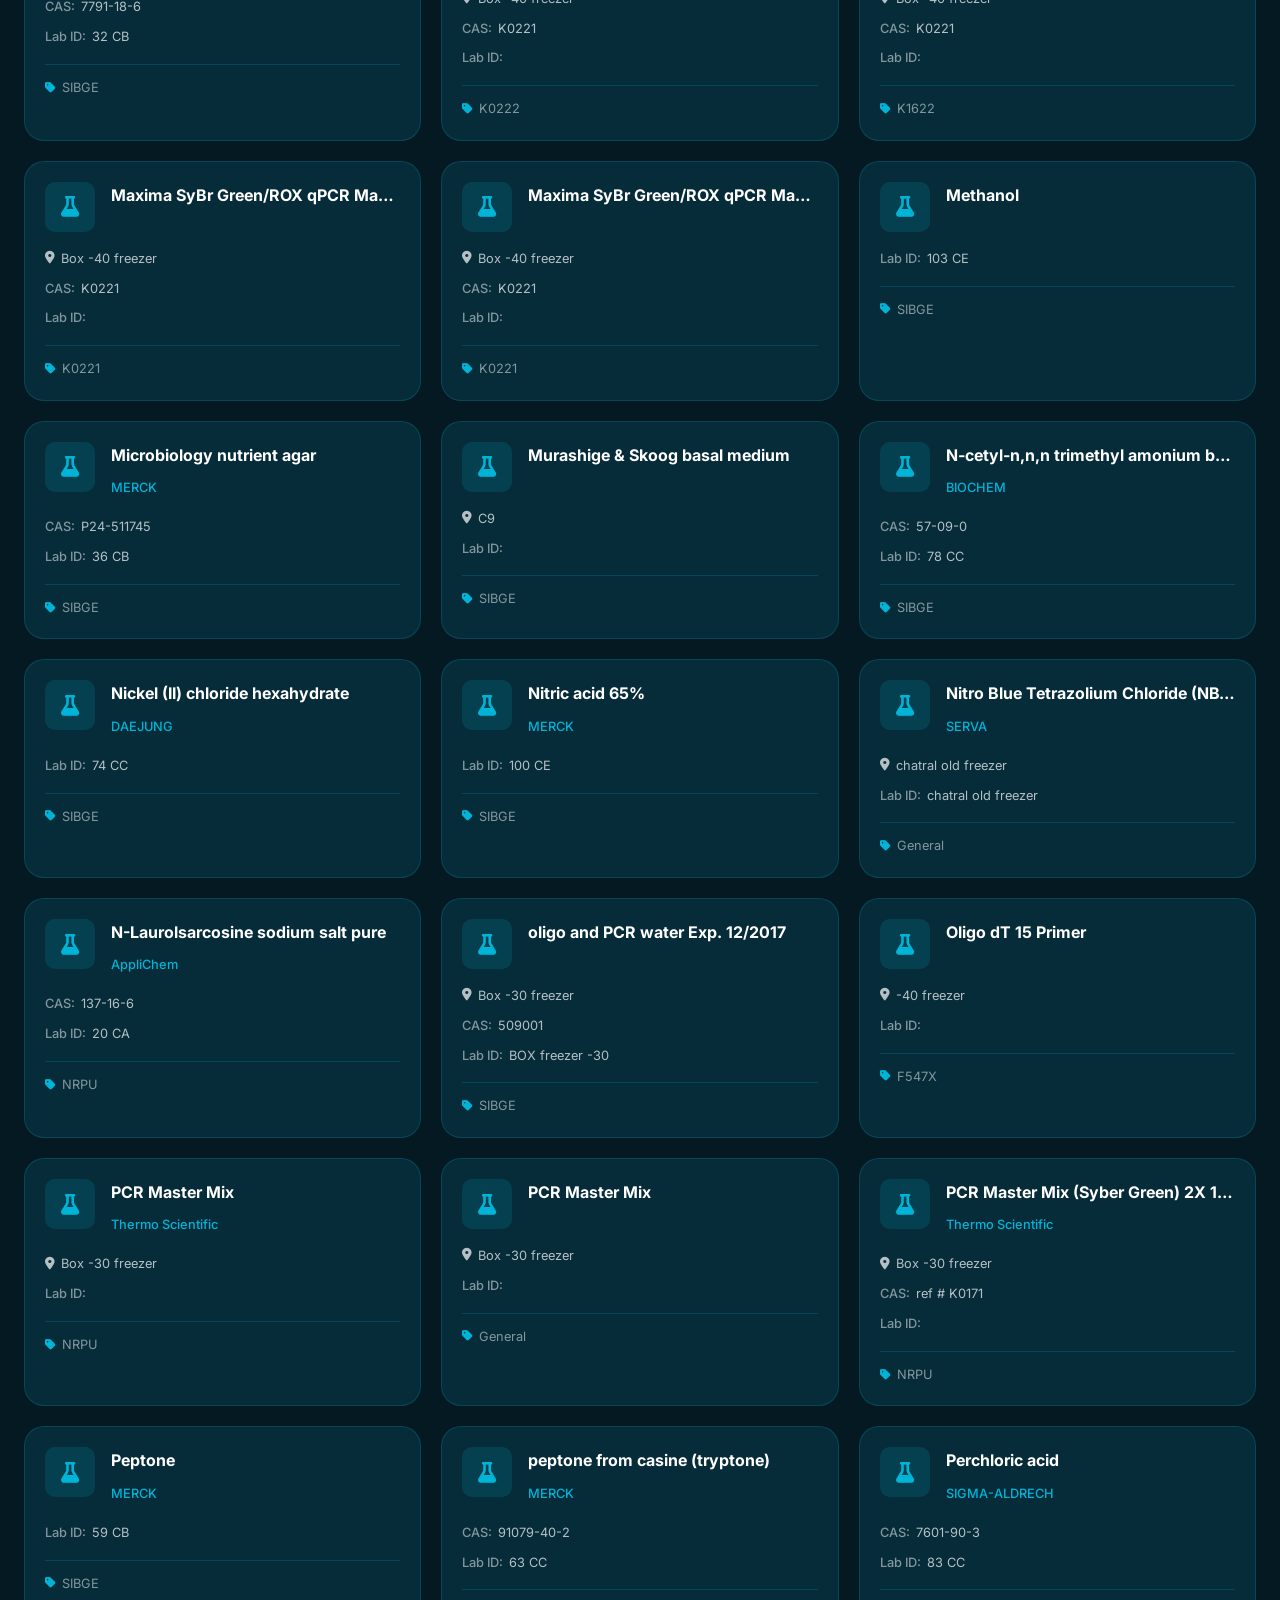
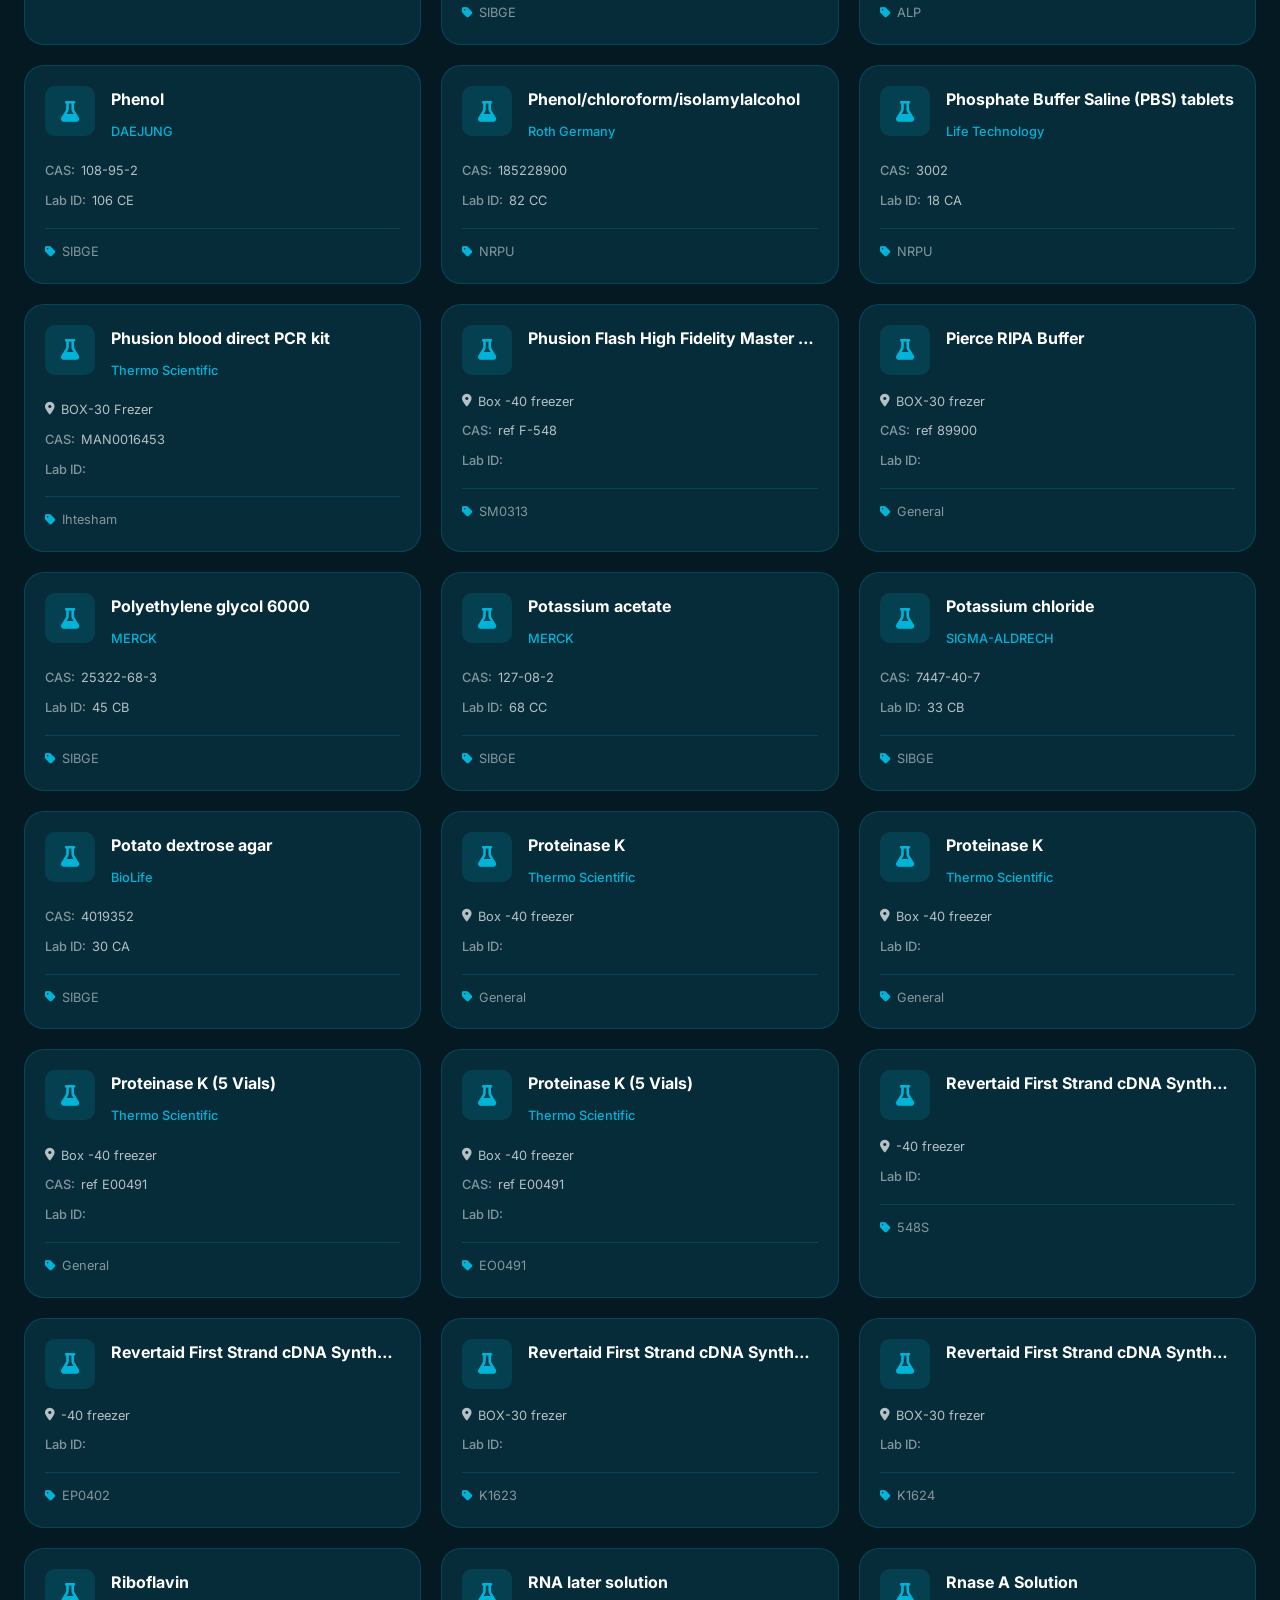
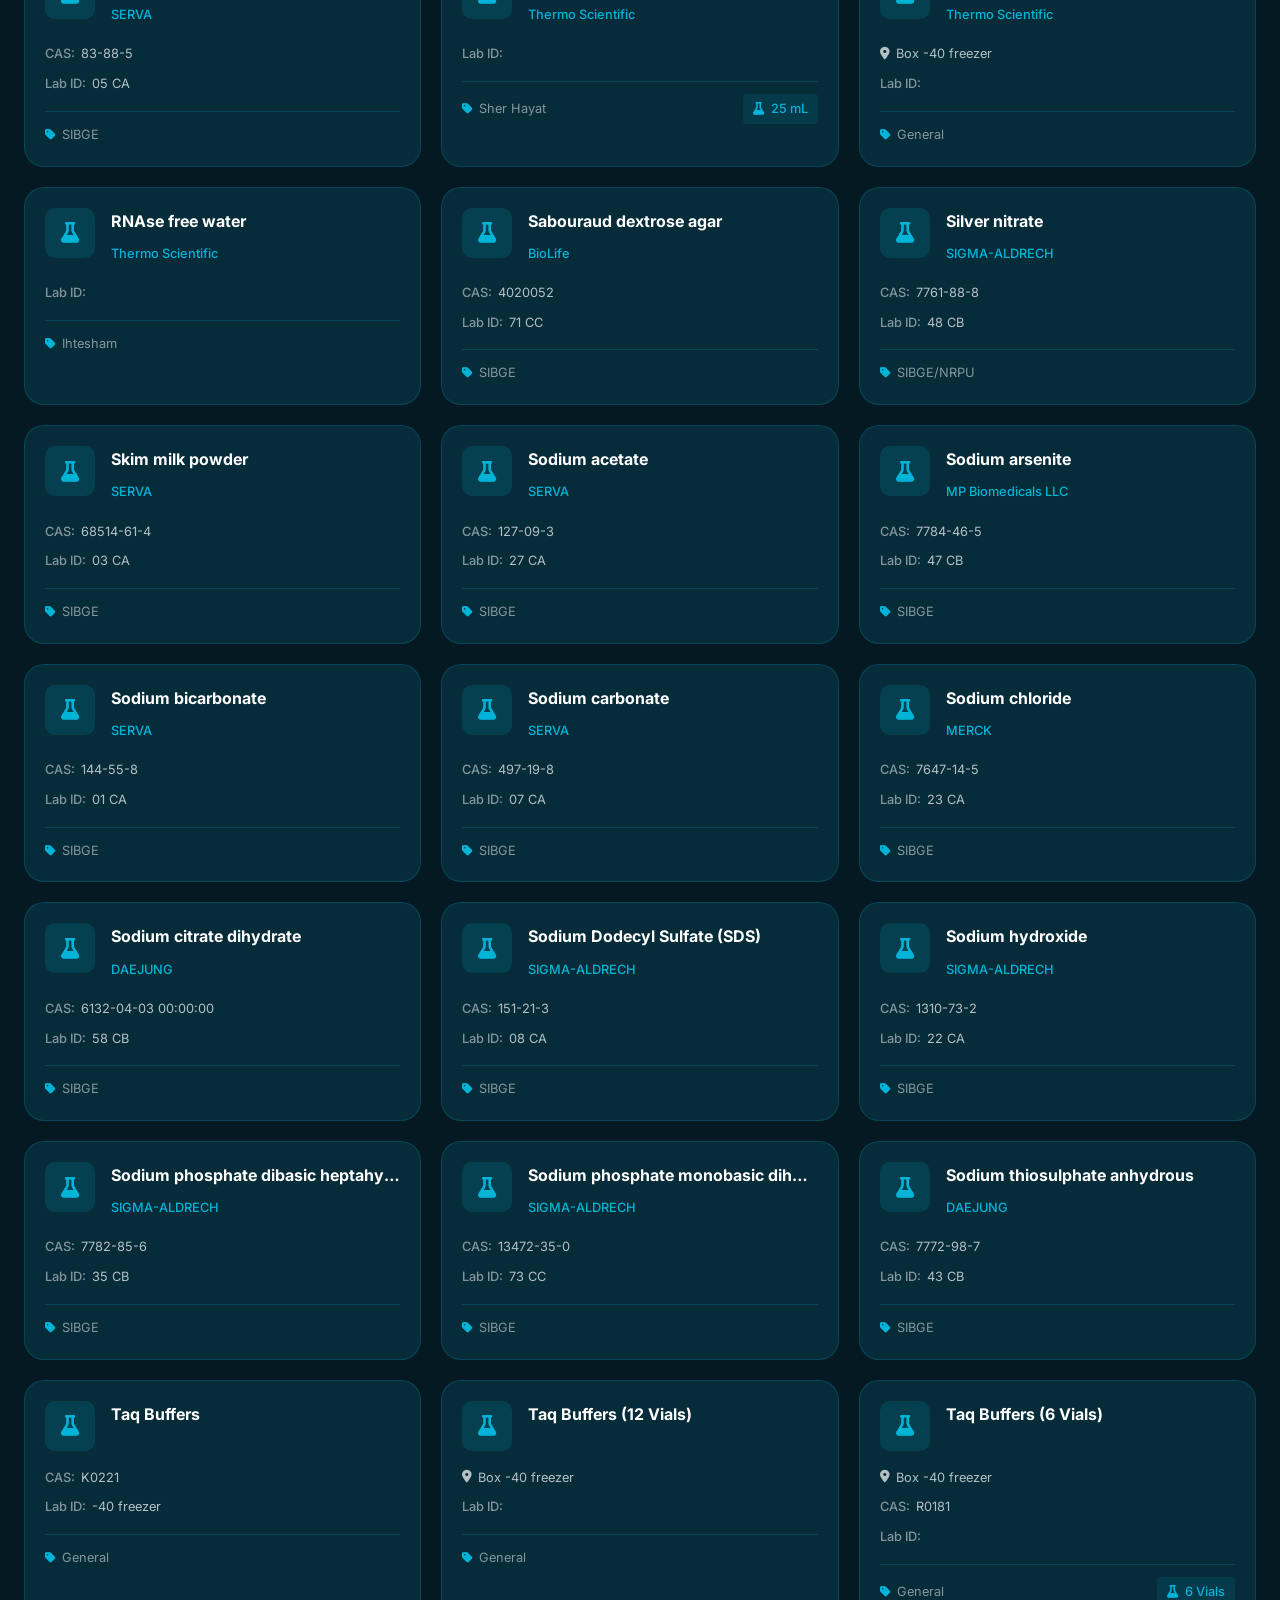
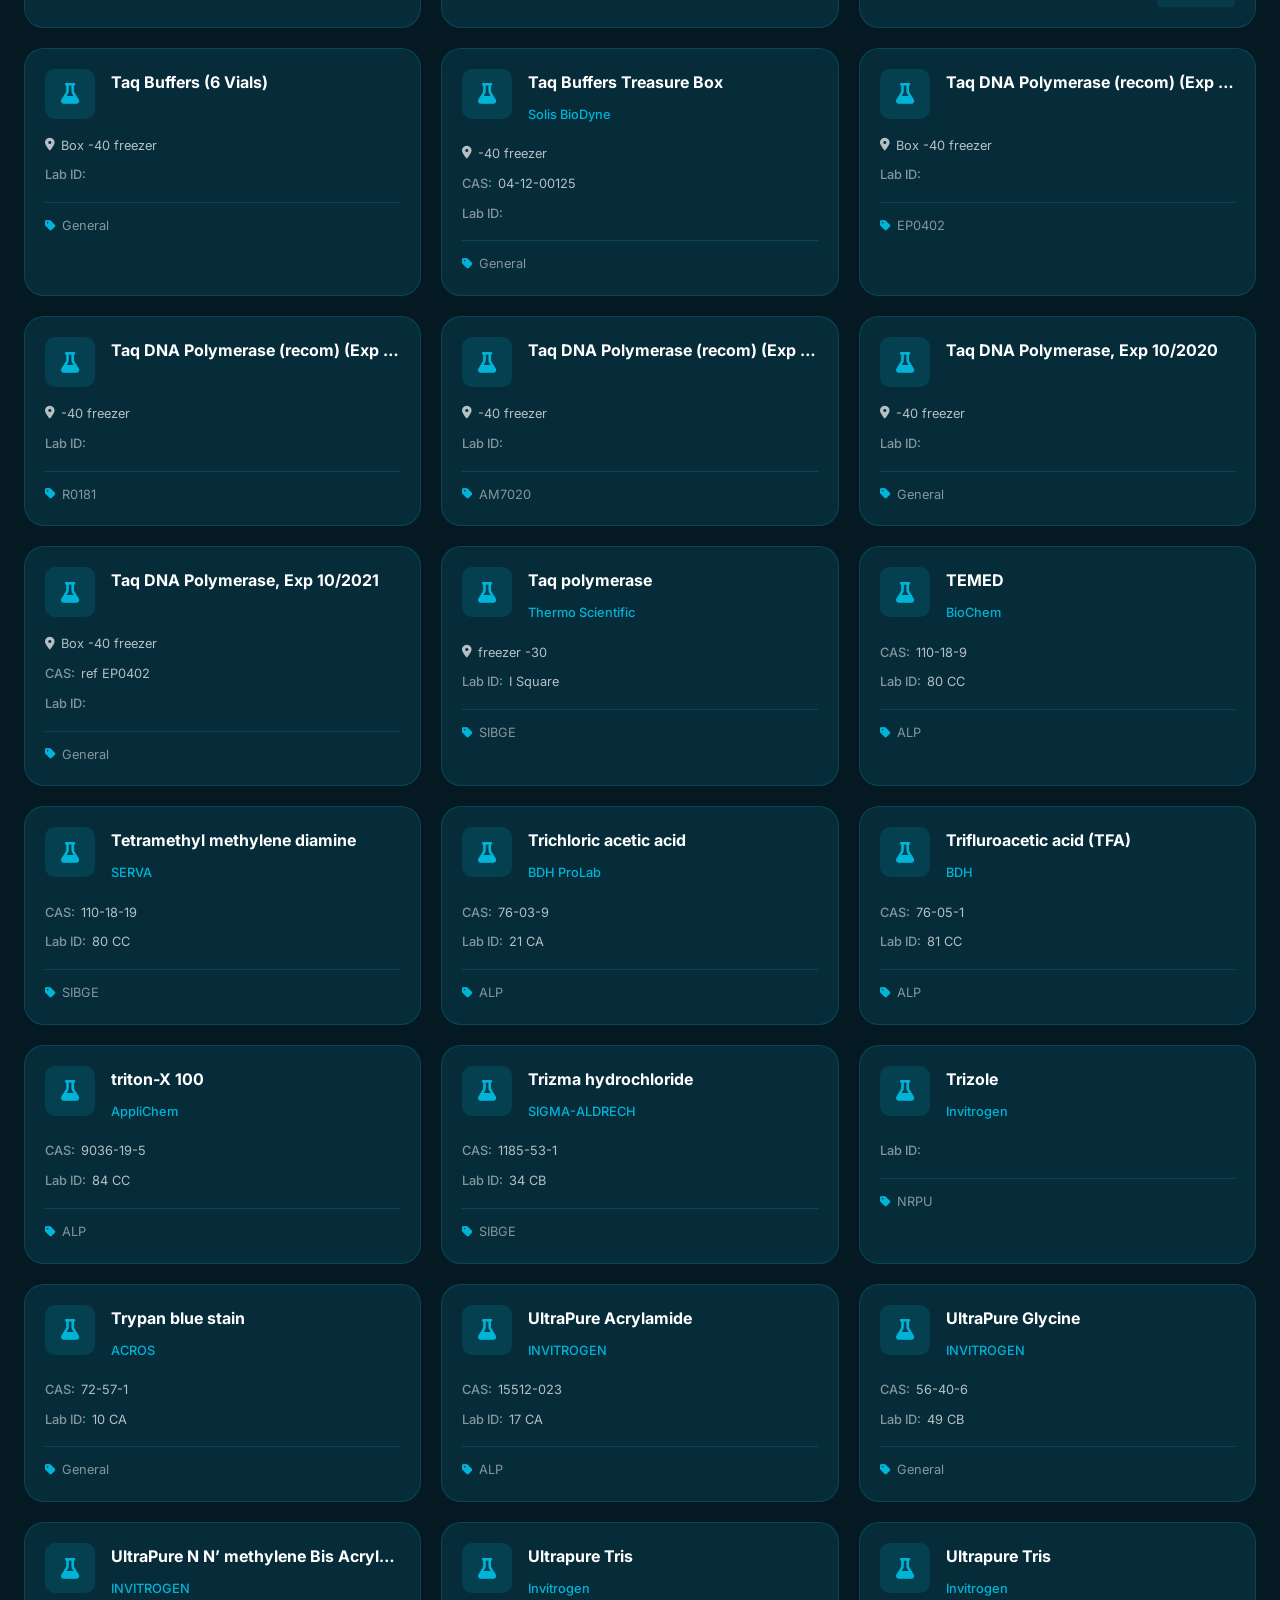
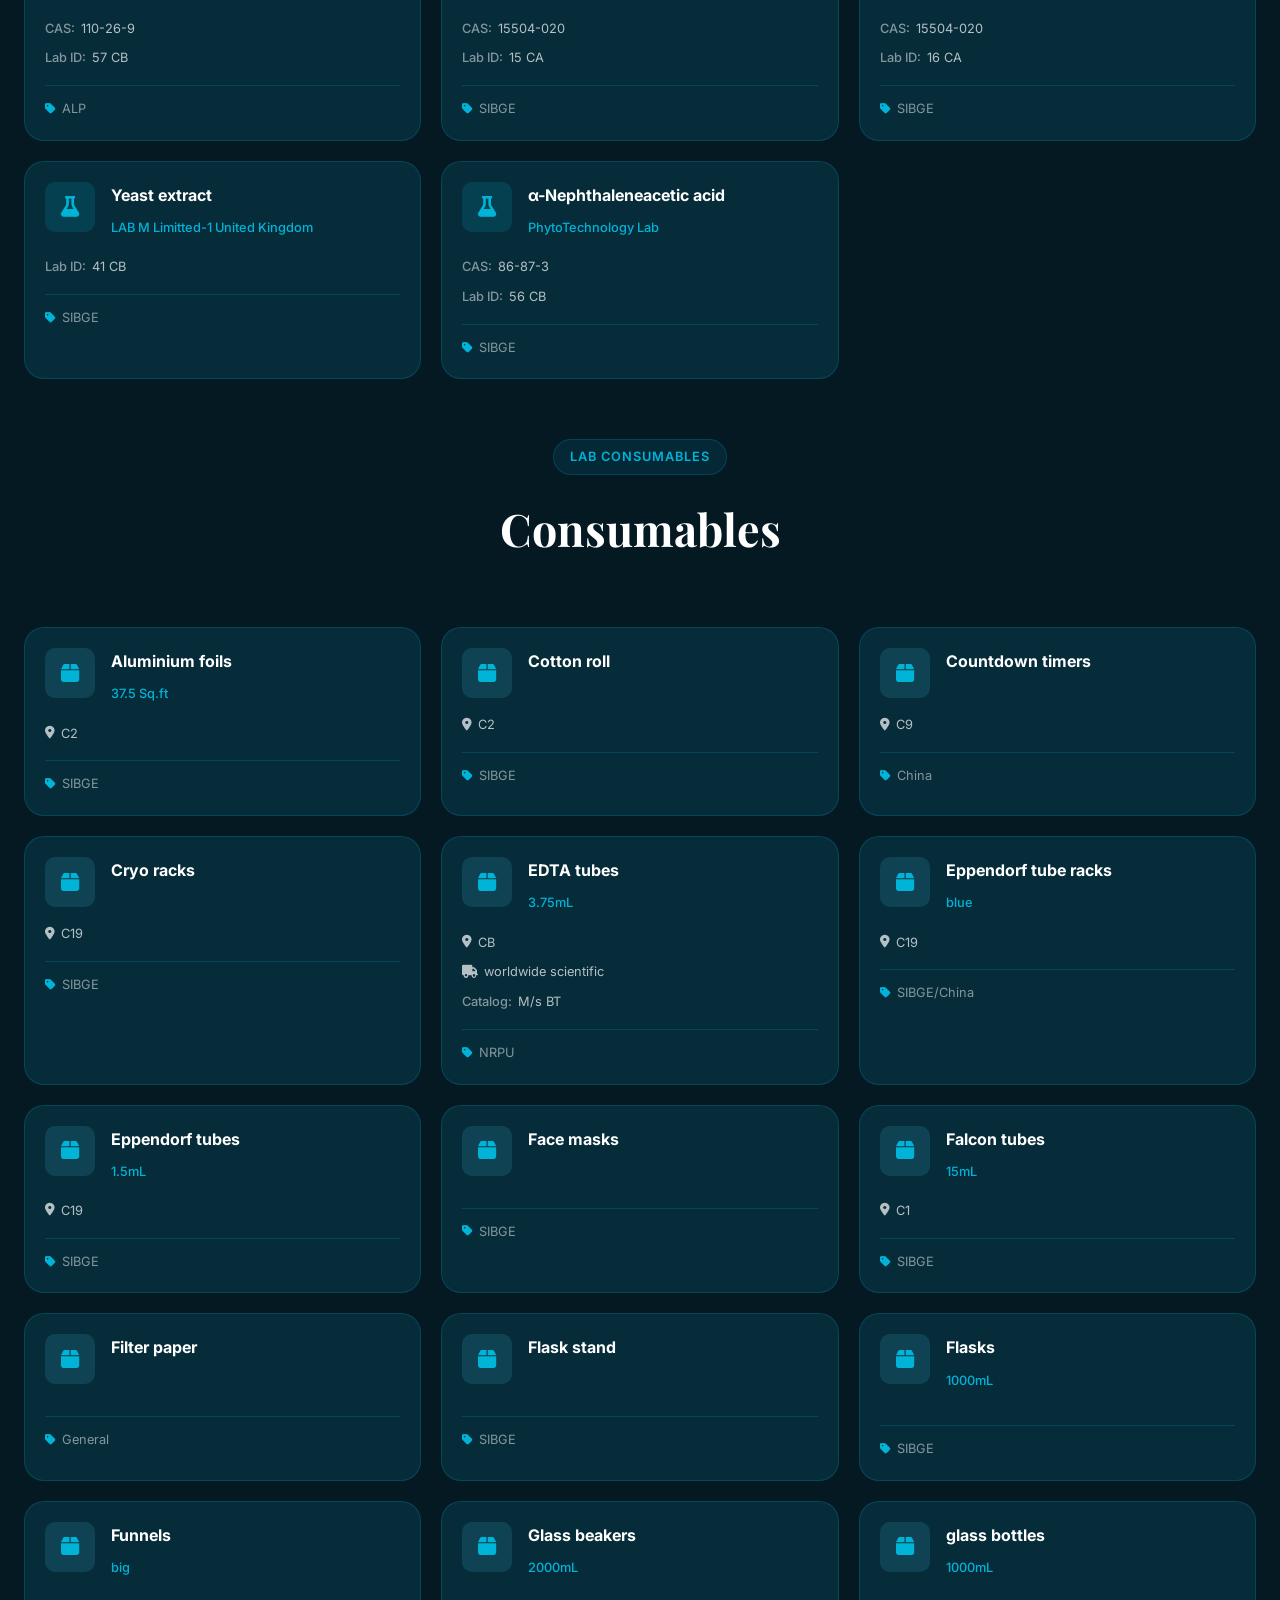
<file: pages/inventory.html>
<!DOCTYPE html>
<html lang="en">
<head>
    <meta charset="UTF-8">
    <meta name="viewport" content="width=device-width, initial-scale=1.0">
    <title>Inventory | Animal Biotechnology Lab</title>
    <link rel="stylesheet" href="../css/style.css">
    <link href="https://fonts.googleapis.com/css2?family=Inter:wght@300;400;500;600;700&family=Playfair+Display:wght@600;700&display=swap" rel="stylesheet">
    <link rel="stylesheet" href="https://cdnjs.cloudflare.com/ajax/libs/font-awesome/6.4.0/css/all.min.css">
</head>
<body>
    <nav class="navbar">
        <div class="nav-container">
            <div class="nav-brand"><img src="../images/logo.png" alt="Lab Logo" class="nav-logo" onerror="this.style.display='none'"><div class="nav-brand-text"><span class="nav-lab-name">Animal Biotechnology Lab</span><span class="nav-pi-name">Dr. Sher Hayat Khan</span></div></div>
            <button class="nav-toggle" id="navToggle"><span></span><span></span><span></span></button>
            <ul class="nav-menu" id="navMenu">
                <li><a href="../index.html">Home</a></li>
                <li class="dropdown"><a href="#">People <i class="fas fa-chevron-down"></i></a><ul class="dropdown-menu"><li><a href="key-personnel.html">Key Personnel</a></li><li><a href="members.html">All Members</a></li></ul></li>
                <li class="dropdown"><a href="#">Research <i class="fas fa-chevron-down"></i></a><ul class="dropdown-menu"><li><a href="research-ongoing.html">Ongoing Research</a></li><li><a href="research-completed.html">Completed Research</a></li></ul></li>
                <li><a href="publications.html">Publications</a></li>
                <li class="dropdown"><a href="#" class="active">Resources <i class="fas fa-chevron-down"></i></a><ul class="dropdown-menu"><li><a href="inventory.html">Inventory</a></li><li><a href="protocols.html">Protocols</a></li></ul></li>
                <li><a href="gallery.html">Gallery</a></li>
                <li><a href="news.html">News</a></li>
                <li><a href="contact.html">Contact</a></li>
            </ul>
            <div class="nav-search"><button class="search-btn" id="searchBtn"><i class="fas fa-search"></i></button></div>
        </div>
    </nav>

    <div class="search-modal" id="searchModal"><div class="search-container"><input type="text" class="search-input" id="searchInput" placeholder="Search..."><button class="search-close" id="searchClose"><i class="fas fa-times"></i></button><div class="search-results" id="searchResults"></div></div></div>

    <header class="page-header">
        <div class="container">
            <h1 class="page-title">Lab Inventory</h1>
            <p class="page-subtitle">Chemicals, reagents, and consumables available in our laboratory</p>
        </div>
    </header>

    <section class="content-section">
        <div class="container">
            <!-- Inventory Controls -->
            <div class="inventory-controls">
                <div class="inventory-search">
                    <i class="fas fa-search"></i>
                    <input type="text" id="inventorySearch" placeholder="Search inventory by name, CAS, lab ID...">
                </div>
                <div class="inventory-filters">
                    <select id="typeFilter" class="filter-select">
                        <option value="all">All Types</option>
                        <option value="chemical">Chemicals</option>
                        <option value="consumable">Consumables</option>
                    </select>
                    <select id="projectFilter" class="filter-select">
                        <option value="all">All Projects</option>
                        <option value="alp">ALP (15)</option>
                        <option value="china">China (2)</option>
                        <option value="dr-sohail">Dr Sohail (1)</option>
                        <option value="general">General (31)</option>
                        <option value="ihtesham">Ihtesham (2)</option>
                        <option value="nrpu">NRPU (17)</option>
                        <option value="sibge">SIBGE (113)</option>
                        <option value="sibge-nrpu">SIBGE/NRPU (2)</option>
                        <option value="sibge-china">SIBGE/China (2)</option>
                        <option value="sher-hayat">Sher Hayat (1)</option>
                        <option value="04-12-00125">04-12-00125 (4)</option>
                        <option value="ep0402">EP0402 (4)</option>
                        <option value="f547x">F547X (2)</option>
                        <option value="k0221">K0221 (2)</option>
                        <option value="k1622">K1622 (2)</option>
                        <option value="k0222">K0222 (1)</option>
                        <option value="k1081">K1081 (1)</option>
                        <option value="k1623">K1623 (1)</option>
                        <option value="k1624">K1624 (1)</option>
                        <option value="k750">K750 (1)</option>
                        <option value="r0161">R0161 (1)</option>
                        <option value="r0171">R0171 (1)</option>
                        <option value="r0181">R0181 (1)</option>
                        <option value="r1161">R1161 (1)</option>
                        <option value="sm0313">SM0313 (1)</option>
                        <option value="sm0323">SM0323 (1)</option>
                        <option value="eo0491">EO0491 (1)</option>
                        <option value="am7020">AM7020 (1)</option>
                        <option value="18535.01">18535.01 (1)</option>
                        <option value="548s">548S (1)</option>
                    </select>
                    <select id="sortSelect" class="filter-select">
                        <option value="name-asc">Sort: Name (A-Z)</option>
                        <option value="name-desc">Sort: Name (Z-A)</option>
                        <option value="project">Sort: Project</option>
                    </select>
                </div>
                <div class="inventory-stats">
                    <span class="stat-badge"><i class="fas fa-flask"></i> <span id="chemCount">170</span> Chemicals</span>
                    <span class="stat-badge"><i class="fas fa-box"></i> <span id="consCount">45</span> Consumables</span>
                </div>
            </div>

            <!-- Chemicals Section -->
            <div class="section-header">
                <span class="section-tag">Chemicals & Reagents</span>
                <h2 class="section-title">Chemicals</h2>
            </div>
            <div class="inventory-grid" id="chemicalsGrid">
                <div class="inventory-card" data-type="chemical" data-project="sibge" data-name="1-butanol" data-manufacturer="merck">
    <div class="inventory-card-header">
        <div class="inventory-icon chemical-icon"><i class="fas fa-flask"></i></div>
        <div class="inventory-title">
            <h4>1-Butanol</h4>
            <span class="inventory-manufacturer">MERCK</span>
        </div>
    </div>
    <div class="inventory-details">

        <span class='chem-meta'><strong>CAS:</strong> 71-36-3</span>
        <span class="chem-meta"><strong>Lab ID:</strong> 95 CD</span>
    </div>
    <div class="inventory-footer">
        <span class="inventory-project"><i class="fas fa-tag"></i> SIBGE</span>

    </div>
</div><div class="inventory-card" data-type="chemical" data-project="sibge" data-name="2-iodoacetamide" data-manufacturer="merck">
    <div class="inventory-card-header">
        <div class="inventory-icon chemical-icon"><i class="fas fa-flask"></i></div>
        <div class="inventory-title">
            <h4>2-Iodoacetamide</h4>
            <span class="inventory-manufacturer">MERCK</span>
        </div>
    </div>
    <div class="inventory-details">

        <span class='chem-meta'><strong>CAS:</strong> 144-48-9</span>
        <span class="chem-meta"><strong>Lab ID:</strong> 53 CB</span>
    </div>
    <div class="inventory-footer">
        <span class="inventory-project"><i class="fas fa-tag"></i> SIBGE</span>

    </div>
</div><div class="inventory-card" data-type="chemical" data-project="alp" data-name="2-merceptoethanol" data-manufacturer="biochem">
    <div class="inventory-card-header">
        <div class="inventory-icon chemical-icon"><i class="fas fa-flask"></i></div>
        <div class="inventory-title">
            <h4>2-Merceptoethanol</h4>
            <span class="inventory-manufacturer">BIOCHEM</span>
        </div>
    </div>
    <div class="inventory-details">

        <span class='chem-meta'><strong>CAS:</strong> 60-24-2</span>
        <span class="chem-meta"><strong>Lab ID:</strong> 79 CC</span>
    </div>
    <div class="inventory-footer">
        <span class="inventory-project"><i class="fas fa-tag"></i> ALP</span>

    </div>
</div><div class="inventory-card" data-type="chemical" data-project="sibge" data-name="2-propanol" data-manufacturer="sigma-aldrich">
    <div class="inventory-card-header">
        <div class="inventory-icon chemical-icon"><i class="fas fa-flask"></i></div>
        <div class="inventory-title">
            <h4>2-propanol</h4>
            <span class="inventory-manufacturer">SIGMA-AlDRICH</span>
        </div>
    </div>
    <div class="inventory-details">

        <span class='chem-meta'><strong>CAS:</strong> 67-63-0</span>
        <span class="chem-meta"><strong>Lab ID:</strong> 89 CD</span>
    </div>
    <div class="inventory-footer">
        <span class="inventory-project"><i class="fas fa-tag"></i> SIBGE</span>

    </div>
</div><div class="inventory-card" data-type="chemical" data-project="sibge" data-name="3,3-diaminobenzidine" data-manufacturer="serva">
    <div class="inventory-card-header">
        <div class="inventory-icon chemical-icon"><i class="fas fa-flask"></i></div>
        <div class="inventory-title">
            <h4>3,3-Diaminobenzidine</h4>
            <span class="inventory-manufacturer">SERVA</span>
        </div>
    </div>
    <div class="inventory-details">
        <span class='chem-meta'><i class='fas fa-map-marker-alt'></i> 4 C freezer</span>

        <span class="chem-meta"><strong>Lab ID:</strong> chatral old freezer</span>
    </div>
    <div class="inventory-footer">
        <span class="inventory-project"><i class="fas fa-tag"></i> SIBGE</span>

    </div>
</div><div class="inventory-card" data-type="chemical" data-project="sibge" data-name="5% sodium hypochlorite solution" data-manufacturer="daejung">
    <div class="inventory-card-header">
        <div class="inventory-icon chemical-icon"><i class="fas fa-flask"></i></div>
        <div class="inventory-title">
            <h4>5% Sodium hypochlorite solution</h4>
            <span class="inventory-manufacturer">DAEJUNG</span>
        </div>
    </div>
    <div class="inventory-details">

        <span class='chem-meta'><strong>CAS:</strong> 7681-52-9</span>
        <span class="chem-meta"><strong>Lab ID:</strong> 86 CD</span>
    </div>
    <div class="inventory-footer">
        <span class="inventory-project"><i class="fas fa-tag"></i> SIBGE</span>

    </div>
</div><div class="inventory-card" data-type="chemical" data-project="sibge" data-name="5-sulfosalicylic acid" data-manufacturer="serva">
    <div class="inventory-card-header">
        <div class="inventory-icon chemical-icon"><i class="fas fa-flask"></i></div>
        <div class="inventory-title">
            <h4>5-Sulfosalicylic acid</h4>
            <span class="inventory-manufacturer">SERVA</span>
        </div>
    </div>
    <div class="inventory-details">

        <span class='chem-meta'><strong>CAS:</strong> 5965-83-3</span>
        <span class="chem-meta"><strong>Lab ID:</strong> 28 CA</span>
    </div>
    <div class="inventory-footer">
        <span class="inventory-project"><i class="fas fa-tag"></i> SIBGE</span>

    </div>
</div><div class="inventory-card" data-type="chemical" data-project="sibge" data-name="6-benzylaminopurine" data-manufacturer="phytotech lab">
    <div class="inventory-card-header">
        <div class="inventory-icon chemical-icon"><i class="fas fa-flask"></i></div>
        <div class="inventory-title">
            <h4>6-Benzylaminopurine</h4>
            <span class="inventory-manufacturer">PHYTOTECH LAB</span>
        </div>
    </div>
    <div class="inventory-details">

        <span class='chem-meta'><strong>CAS:</strong> 1214-39-7</span>
        <span class="chem-meta"><strong>Lab ID:</strong> 52 CB</span>
    </div>
    <div class="inventory-footer">
        <span class="inventory-project"><i class="fas fa-tag"></i> SIBGE</span>

    </div>
</div><div class="inventory-card" data-type="chemical" data-project="r1161" data-name="6x tritrack dna loading dye" data-manufacturer="">
    <div class="inventory-card-header">
        <div class="inventory-icon chemical-icon"><i class="fas fa-flask"></i></div>
        <div class="inventory-title">
            <h4>6X Tritrack DNA Loading Dye</h4>
            <span class="inventory-manufacturer"></span>
        </div>
    </div>
    <div class="inventory-details">
        <span class='chem-meta'><i class='fas fa-map-marker-alt'></i> -40 freezer</span>
        <span class='chem-meta'><strong>CAS:</strong> R1161</span>
        <span class="chem-meta"><strong>Lab ID:</strong> </span>
    </div>
    <div class="inventory-footer">
        <span class="inventory-project"><i class="fas fa-tag"></i> R1161</span>

    </div>
</div><div class="inventory-card" data-type="chemical" data-project="sibge-nrpu" data-name="acetic acid" data-manufacturer="merck">
    <div class="inventory-card-header">
        <div class="inventory-icon chemical-icon"><i class="fas fa-flask"></i></div>
        <div class="inventory-title">
            <h4>Acetic acid</h4>
            <span class="inventory-manufacturer">MERCK</span>
        </div>
    </div>
    <div class="inventory-details">

        <span class='chem-meta'><strong>CAS:</strong> S:23-26-45</span>
        <span class="chem-meta"><strong>Lab ID:</strong> 97 CD</span>
    </div>
    <div class="inventory-footer">
        <span class="inventory-project"><i class="fas fa-tag"></i> SIBGE/NRPU</span>

    </div>
</div><div class="inventory-card" data-type="chemical" data-project="alp" data-name="acetone" data-manufacturer="sigma-aldrich">
    <div class="inventory-card-header">
        <div class="inventory-icon chemical-icon"><i class="fas fa-flask"></i></div>
        <div class="inventory-title">
            <h4>Acetone</h4>
            <span class="inventory-manufacturer">SIGMA-AlDRICH</span>
        </div>
    </div>
    <div class="inventory-details">

        <span class='chem-meta'><strong>CAS:</strong> 67-64-1</span>
        <span class="chem-meta"><strong>Lab ID:</strong> 94 CD</span>
    </div>
    <div class="inventory-footer">
        <span class="inventory-project"><i class="fas fa-tag"></i> ALP</span>

    </div>
</div><div class="inventory-card" data-type="chemical" data-project="sibge" data-name="acetonitril" data-manufacturer="sigma-aldrich">
    <div class="inventory-card-header">
        <div class="inventory-icon chemical-icon"><i class="fas fa-flask"></i></div>
        <div class="inventory-title">
            <h4>Acetonitril</h4>
            <span class="inventory-manufacturer">SIGMA-AlDRICH</span>
        </div>
    </div>
    <div class="inventory-details">

        <span class='chem-meta'><strong>CAS:</strong> 75-05-8</span>
        <span class="chem-meta"><strong>Lab ID:</strong> 99 CE</span>
    </div>
    <div class="inventory-footer">
        <span class="inventory-project"><i class="fas fa-tag"></i> SIBGE</span>

    </div>
</div><div class="inventory-card" data-type="chemical" data-project="sibge" data-name="acetosyringone" data-manufacturer="phytotech lab">
    <div class="inventory-card-header">
        <div class="inventory-icon chemical-icon"><i class="fas fa-flask"></i></div>
        <div class="inventory-title">
            <h4>Acetosyringone</h4>
            <span class="inventory-manufacturer">PHYTOTECH LAB</span>
        </div>
    </div>
    <div class="inventory-details">

        <span class='chem-meta'><strong>CAS:</strong> 2478-38-8</span>
        <span class="chem-meta"><strong>Lab ID:</strong> 70 CC</span>
    </div>
    <div class="inventory-footer">
        <span class="inventory-project"><i class="fas fa-tag"></i> SIBGE</span>

    </div>
</div><div class="inventory-card" data-type="chemical" data-project="nrpu" data-name="agar agar powder no.1" data-manufacturer="cdh central drug house">
    <div class="inventory-card-header">
        <div class="inventory-icon chemical-icon"><i class="fas fa-flask"></i></div>
        <div class="inventory-title">
            <h4>Agar Agar Powder No.1</h4>
            <span class="inventory-manufacturer">CDH Central Drug House</span>
        </div>
    </div>
    <div class="inventory-details">

        <span class='chem-meta'><strong>CAS:</strong> 9002-18-0</span>
        <span class="chem-meta"><strong>Lab ID:</strong> 39 CB</span>
    </div>
    <div class="inventory-footer">
        <span class="inventory-project"><i class="fas fa-tag"></i> NRPU</span>

    </div>
</div><div class="inventory-card" data-type="chemical" data-project="sibge" data-name="agar plant tc" data-manufacturer="phytotech lab">
    <div class="inventory-card-header">
        <div class="inventory-icon chemical-icon"><i class="fas fa-flask"></i></div>
        <div class="inventory-title">
            <h4>Agar plant TC</h4>
            <span class="inventory-manufacturer">PHYTOTECH LAB</span>
        </div>
    </div>
    <div class="inventory-details">

        <span class='chem-meta'><strong>CAS:</strong> 9002-18-0</span>
        <span class="chem-meta"><strong>Lab ID:</strong> 29 CA</span>
    </div>
    <div class="inventory-footer">
        <span class="inventory-project"><i class="fas fa-tag"></i> SIBGE</span>

    </div>
</div><div class="inventory-card" data-type="chemical" data-project="nrpu" data-name="agarose" data-manufacturer="invitrogen">
    <div class="inventory-card-header">
        <div class="inventory-icon chemical-icon"><i class="fas fa-flask"></i></div>
        <div class="inventory-title">
            <h4>Agarose</h4>
            <span class="inventory-manufacturer">INVITROGEN</span>
        </div>
    </div>
    <div class="inventory-details">


        <span class="chem-meta"><strong>Lab ID:</strong> 09 CA</span>
    </div>
    <div class="inventory-footer">
        <span class="inventory-project"><i class="fas fa-tag"></i> NRPU</span>

    </div>
</div><div class="inventory-card" data-type="chemical" data-project="nrpu" data-name="amonium acetate" data-manufacturer="daejung">
    <div class="inventory-card-header">
        <div class="inventory-icon chemical-icon"><i class="fas fa-flask"></i></div>
        <div class="inventory-title">
            <h4>Amonium acetate</h4>
            <span class="inventory-manufacturer">DAEJUNG</span>
        </div>
    </div>
    <div class="inventory-details">

        <span class='chem-meta'><strong>CAS:</strong> 631-61-8</span>
        <span class="chem-meta"><strong>Lab ID:</strong> 65 CC</span>
    </div>
    <div class="inventory-footer">
        <span class="inventory-project"><i class="fas fa-tag"></i> NRPU</span>

    </div>
</div><div class="inventory-card" data-type="chemical" data-project="nrpu" data-name="amonium chloride" data-manufacturer="applichem">
    <div class="inventory-card-header">
        <div class="inventory-icon chemical-icon"><i class="fas fa-flask"></i></div>
        <div class="inventory-title">
            <h4>Amonium chloride</h4>
            <span class="inventory-manufacturer">AppliChem</span>
        </div>
    </div>
    <div class="inventory-details">

        <span class='chem-meta'><strong>CAS:</strong> 12125-02-9</span>
        <span class="chem-meta"><strong>Lab ID:</strong> 66 CC</span>
    </div>
    <div class="inventory-footer">
        <span class="inventory-project"><i class="fas fa-tag"></i> NRPU</span>

    </div>
</div><div class="inventory-card" data-type="chemical" data-project="alp" data-name="amonium hydrogen (bicarbonate) cr" data-manufacturer="biochem">
    <div class="inventory-card-header">
        <div class="inventory-icon chemical-icon"><i class="fas fa-flask"></i></div>
        <div class="inventory-title">
            <h4>Amonium Hydrogen (bicarbonate) CR</h4>
            <span class="inventory-manufacturer">BIOCHEM</span>
        </div>
    </div>
    <div class="inventory-details">

        <span class='chem-meta'><strong>CAS:</strong> 1066-33-7</span>
        <span class="chem-meta"><strong>Lab ID:</strong> 02 CA</span>
    </div>
    <div class="inventory-footer">
        <span class="inventory-project"><i class="fas fa-tag"></i> ALP</span>

    </div>
</div><div class="inventory-card" data-type="chemical" data-project="sibge" data-name="amonium oxalate monohydrate" data-manufacturer="daejung">
    <div class="inventory-card-header">
        <div class="inventory-icon chemical-icon"><i class="fas fa-flask"></i></div>
        <div class="inventory-title">
            <h4>Amonium oxalate monohydrate</h4>
            <span class="inventory-manufacturer">DAEJUNG</span>
        </div>
    </div>
    <div class="inventory-details">

        <span class='chem-meta'><strong>CAS:</strong> 6009-70-7</span>
        <span class="chem-meta"><strong>Lab ID:</strong> 46 CB</span>
    </div>
    <div class="inventory-footer">
        <span class="inventory-project"><i class="fas fa-tag"></i> SIBGE</span>

    </div>
</div><div class="inventory-card" data-type="chemical" data-project="nrpu" data-name="amonium persulfate" data-manufacturer="daejung">
    <div class="inventory-card-header">
        <div class="inventory-icon chemical-icon"><i class="fas fa-flask"></i></div>
        <div class="inventory-title">
            <h4>Amonium persulfate</h4>
            <span class="inventory-manufacturer">DAEJUNG</span>
        </div>
    </div>
    <div class="inventory-details">

        <span class='chem-meta'><strong>CAS:</strong> 7727-54-0</span>
        <span class="chem-meta"><strong>Lab ID:</strong> 55 CB</span>
    </div>
    <div class="inventory-footer">
        <span class="inventory-project"><i class="fas fa-tag"></i> NRPU</span>

    </div>
</div><div class="inventory-card" data-type="chemical" data-project="sibge" data-name="boric acid" data-manufacturer="biochem">
    <div class="inventory-card-header">
        <div class="inventory-icon chemical-icon"><i class="fas fa-flask"></i></div>
        <div class="inventory-title">
            <h4>Boric acid</h4>
            <span class="inventory-manufacturer">BIOCHEM</span>
        </div>
    </div>
    <div class="inventory-details">

        <span class='chem-meta'><strong>CAS:</strong> 10043-35-3</span>
        <span class="chem-meta"><strong>Lab ID:</strong> 14 CA</span>
    </div>
    <div class="inventory-footer">
        <span class="inventory-project"><i class="fas fa-tag"></i> SIBGE</span>

    </div>
</div><div class="inventory-card" data-type="chemical" data-project="sibge" data-name="boric acid" data-manufacturer="phytotech lab">
    <div class="inventory-card-header">
        <div class="inventory-icon chemical-icon"><i class="fas fa-flask"></i></div>
        <div class="inventory-title">
            <h4>Boric acid</h4>
            <span class="inventory-manufacturer">PHYTOTECH LAB</span>
        </div>
    </div>
    <div class="inventory-details">

        <span class='chem-meta'><strong>CAS:</strong> 10043-35-3</span>
        <span class="chem-meta"><strong>Lab ID:</strong> 12 CA</span>
    </div>
    <div class="inventory-footer">
        <span class="inventory-project"><i class="fas fa-tag"></i> SIBGE</span>

    </div>
</div><div class="inventory-card" data-type="chemical" data-project="alp" data-name="bovine serum albumin (bsa)" data-manufacturer="sigma-aldrich">
    <div class="inventory-card-header">
        <div class="inventory-icon chemical-icon"><i class="fas fa-flask"></i></div>
        <div class="inventory-title">
            <h4>Bovine Serum Albumin (BSA)</h4>
            <span class="inventory-manufacturer">SIGMA-AlDRICH</span>
        </div>
    </div>
    <div class="inventory-details">

        <span class='chem-meta'><strong>CAS:</strong> 9048-46-8</span>
        <span class="chem-meta"><strong>Lab ID:</strong> 42 CB</span>
    </div>
    <div class="inventory-footer">
        <span class="inventory-project"><i class="fas fa-tag"></i> ALP</span>

    </div>
</div><div class="inventory-card" data-type="chemical" data-project="sibge" data-name="brilliant blue g" data-manufacturer="sigma-aldrich">
    <div class="inventory-card-header">
        <div class="inventory-icon chemical-icon"><i class="fas fa-flask"></i></div>
        <div class="inventory-title">
            <h4>Brilliant Blue G</h4>
            <span class="inventory-manufacturer">SIGMA-AlDRICH</span>
        </div>
    </div>
    <div class="inventory-details">

        <span class='chem-meta'><strong>CAS:</strong> 6104-58-1</span>
        <span class="chem-meta"><strong>Lab ID:</strong> 26 CA</span>
    </div>
    <div class="inventory-footer">
        <span class="inventory-project"><i class="fas fa-tag"></i> SIBGE</span>

    </div>
</div><div class="inventory-card" data-type="chemical" data-project="sibge" data-name="bromophenol blue" data-manufacturer="serva">
    <div class="inventory-card-header">
        <div class="inventory-icon chemical-icon"><i class="fas fa-flask"></i></div>
        <div class="inventory-title">
            <h4>Bromophenol blue</h4>
            <span class="inventory-manufacturer">SERVA</span>
        </div>
    </div>
    <div class="inventory-details">

        <span class='chem-meta'><strong>CAS:</strong> 34725-61-6</span>
        <span class="chem-meta"><strong>Lab ID:</strong> 04 CA</span>
    </div>
    <div class="inventory-footer">
        <span class="inventory-project"><i class="fas fa-tag"></i> SIBGE</span>

    </div>
</div><div class="inventory-card" data-type="chemical" data-project="sibge" data-name="calcium carbonate" data-manufacturer="daejung">
    <div class="inventory-card-header">
        <div class="inventory-icon chemical-icon"><i class="fas fa-flask"></i></div>
        <div class="inventory-title">
            <h4>Calcium carbonate</h4>
            <span class="inventory-manufacturer">DAEJUNG</span>
        </div>
    </div>
    <div class="inventory-details">

        <span class='chem-meta'><strong>CAS:</strong> 471-34-1</span>
        <span class="chem-meta"><strong>Lab ID:</strong> 44 CB</span>
    </div>
    <div class="inventory-footer">
        <span class="inventory-project"><i class="fas fa-tag"></i> SIBGE</span>

    </div>
</div><div class="inventory-card" data-type="chemical" data-project="nrpu" data-name="calcium chloride 2-hydrate" data-manufacturer="riedel-de-haen">
    <div class="inventory-card-header">
        <div class="inventory-icon chemical-icon"><i class="fas fa-flask"></i></div>
        <div class="inventory-title">
            <h4>Calcium Chloride 2-hydrate</h4>
            <span class="inventory-manufacturer">RIEDEL-de-HAEN</span>
        </div>
    </div>
    <div class="inventory-details">

        <span class='chem-meta'><strong>CAS:</strong> 10035-04-8</span>
        <span class="chem-meta"><strong>Lab ID:</strong> 60 CB</span>
    </div>
    <div class="inventory-footer">
        <span class="inventory-project"><i class="fas fa-tag"></i> NRPU</span>

    </div>
</div><div class="inventory-card" data-type="chemical" data-project="sibge" data-name="carbenicillin" data-manufacturer="phytotechlab.com">
    <div class="inventory-card-header">
        <div class="inventory-icon chemical-icon"><i class="fas fa-flask"></i></div>
        <div class="inventory-title">
            <h4>Carbenicillin</h4>
            <span class="inventory-manufacturer">Phytotechlab.com</span>
        </div>
    </div>
    <div class="inventory-details">
        <span class='chem-meta'><i class='fas fa-map-marker-alt'></i> 4 C freezer</span>

        <span class="chem-meta"><strong>Lab ID:</strong> chatral old freezer</span>
    </div>
    <div class="inventory-footer">
        <span class="inventory-project"><i class="fas fa-tag"></i> SIBGE</span>

    </div>
</div><div class="inventory-card" data-type="chemical" data-project="nrpu" data-name="cdna synthesis kit" data-manufacturer="thermo scientific">
    <div class="inventory-card-header">
        <div class="inventory-icon chemical-icon"><i class="fas fa-flask"></i></div>
        <div class="inventory-title">
            <h4>cDNA synthesis kit</h4>
            <span class="inventory-manufacturer">Thermo Scientific</span>
        </div>
    </div>
    <div class="inventory-details">
        <span class='chem-meta'><i class='fas fa-map-marker-alt'></i> BOX-30 Frezer</span>
        <span class='chem-meta'><strong>CAS:</strong> K1622</span>
        <span class="chem-meta"><strong>Lab ID:</strong> </span>
    </div>
    <div class="inventory-footer">
        <span class="inventory-project"><i class="fas fa-tag"></i> NRPU</span>

    </div>
</div><div class="inventory-card" data-type="chemical" data-project="sibge" data-name="chloramphenicol" data-manufacturer="sigma-aldrich">
    <div class="inventory-card-header">
        <div class="inventory-icon chemical-icon"><i class="fas fa-flask"></i></div>
        <div class="inventory-title">
            <h4>Chloramphenicol</h4>
            <span class="inventory-manufacturer">SIGMA-AlDRICH</span>
        </div>
    </div>
    <div class="inventory-details">

        <span class='chem-meta'><strong>CAS:</strong> 56-75-7</span>
        <span class="chem-meta"><strong>Lab ID:</strong> 51 CB</span>
    </div>
    <div class="inventory-footer">
        <span class="inventory-project"><i class="fas fa-tag"></i> SIBGE</span>

    </div>
</div><div class="inventory-card" data-type="chemical" data-project="sibge" data-name="chloroform" data-manufacturer="sigma-aldrich">
    <div class="inventory-card-header">
        <div class="inventory-icon chemical-icon"><i class="fas fa-flask"></i></div>
        <div class="inventory-title">
            <h4>Chloroform</h4>
            <span class="inventory-manufacturer">SIGMA-AlDRICH</span>
        </div>
    </div>
    <div class="inventory-details">

        <span class='chem-meta'><strong>CAS:</strong> 67-66-3</span>
        <span class="chem-meta"><strong>Lab ID:</strong> 96 CD</span>
    </div>
    <div class="inventory-footer">
        <span class="inventory-project"><i class="fas fa-tag"></i> SIBGE</span>

    </div>
</div><div class="inventory-card" data-type="chemical" data-project="sibge" data-name="chu (n6) basal salt mixture powder" data-manufacturer="sigma-aldrich">
    <div class="inventory-card-header">
        <div class="inventory-icon chemical-icon"><i class="fas fa-flask"></i></div>
        <div class="inventory-title">
            <h4>Chu (N6) Basal Salt Mixture Powder</h4>
            <span class="inventory-manufacturer">SIGMA-AlDRICH</span>
        </div>
    </div>
    <div class="inventory-details">

        <span class='chem-meta'><strong>CAS:</strong> C1416-10L</span>
        <span class="chem-meta"><strong>Lab ID:</strong> 11 4 C</span>
    </div>
    <div class="inventory-footer">
        <span class="inventory-project"><i class="fas fa-tag"></i> SIBGE</span>

    </div>
</div><div class="inventory-card" data-type="chemical" data-project="sibge" data-name="clorox bleach" data-manufacturer="">
    <div class="inventory-card-header">
        <div class="inventory-icon chemical-icon"><i class="fas fa-flask"></i></div>
        <div class="inventory-title">
            <h4>Clorox bleach</h4>
            <span class="inventory-manufacturer"></span>
        </div>
    </div>
    <div class="inventory-details">


        <span class="chem-meta"><strong>Lab ID:</strong> 91 CD</span>
    </div>
    <div class="inventory-footer">
        <span class="inventory-project"><i class="fas fa-tag"></i> SIBGE</span>

    </div>
</div><div class="inventory-card" data-type="chemical" data-project="sibge" data-name="copper (ii) chloride dihydrate" data-manufacturer="daejung">
    <div class="inventory-card-header">
        <div class="inventory-icon chemical-icon"><i class="fas fa-flask"></i></div>
        <div class="inventory-title">
            <h4>Copper (II) chloride dihydrate</h4>
            <span class="inventory-manufacturer">DAEJUNG</span>
        </div>
    </div>
    <div class="inventory-details">

        <span class='chem-meta'><strong>CAS:</strong> 10125-13-0</span>
        <span class="chem-meta"><strong>Lab ID:</strong> 69 CC</span>
    </div>
    <div class="inventory-footer">
        <span class="inventory-project"><i class="fas fa-tag"></i> SIBGE</span>

    </div>
</div><div class="inventory-card" data-type="chemical" data-project="alp" data-name="d(+)-sucrose pure ph.eur., nf" data-manufacturer="applichem">
    <div class="inventory-card-header">
        <div class="inventory-icon chemical-icon"><i class="fas fa-flask"></i></div>
        <div class="inventory-title">
            <h4>D(+)-Sucrose Pure Ph.EUR., NF</h4>
            <span class="inventory-manufacturer">AppliChem</span>
        </div>
    </div>
    <div class="inventory-details">

        <span class='chem-meta'><strong>CAS:</strong> 57-50-1</span>
        <span class="chem-meta"><strong>Lab ID:</strong> 06 CA</span>
    </div>
    <div class="inventory-footer">
        <span class="inventory-project"><i class="fas fa-tag"></i> ALP</span>

    </div>
</div><div class="inventory-card" data-type="chemical" data-project="general" data-name="dntp datp" data-manufacturer="thermo scientific">
    <div class="inventory-card-header">
        <div class="inventory-icon chemical-icon"><i class="fas fa-flask"></i></div>
        <div class="inventory-title">
            <h4>dNTP dATP</h4>
            <span class="inventory-manufacturer">Thermo Scientific</span>
        </div>
    </div>
    <div class="inventory-details">
        <span class='chem-meta'><i class='fas fa-map-marker-alt'></i> -40 freezer</span>
        <span class='chem-meta'><strong>CAS:</strong> R0141</span>
        <span class="chem-meta"><strong>Lab ID:</strong> </span>
    </div>
    <div class="inventory-footer">
        <span class="inventory-project"><i class="fas fa-tag"></i> General</span>

    </div>
</div><div class="inventory-card" data-type="chemical" data-project="general" data-name="dntp dctp" data-manufacturer="thermo scientific">
    <div class="inventory-card-header">
        <div class="inventory-icon chemical-icon"><i class="fas fa-flask"></i></div>
        <div class="inventory-title">
            <h4>dNTP dCTP</h4>
            <span class="inventory-manufacturer">Thermo Scientific</span>
        </div>
    </div>
    <div class="inventory-details">
        <span class='chem-meta'><i class='fas fa-map-marker-alt'></i> -40 freezer</span>
        <span class='chem-meta'><strong>CAS:</strong> R0151</span>
        <span class="chem-meta"><strong>Lab ID:</strong> </span>
    </div>
    <div class="inventory-footer">
        <span class="inventory-project"><i class="fas fa-tag"></i> General</span>

    </div>
</div><div class="inventory-card" data-type="chemical" data-project="k750" data-name="deoxyribonuclease 1 from bovine pancrease" data-manufacturer="serva">
    <div class="inventory-card-header">
        <div class="inventory-icon chemical-icon"><i class="fas fa-flask"></i></div>
        <div class="inventory-title">
            <h4>Deoxyribonuclease 1 from Bovine Pancrease</h4>
            <span class="inventory-manufacturer">SERVA</span>
        </div>
    </div>
    <div class="inventory-details">
        <span class='chem-meta'><i class='fas fa-map-marker-alt'></i> Box -40 freezer</span>
        <span class='chem-meta'><strong>CAS:</strong> 9003-98-9</span>
        <span class="chem-meta"><strong>Lab ID:</strong> V1 BOX -30</span>
    </div>
    <div class="inventory-footer">
        <span class="inventory-project"><i class="fas fa-tag"></i> K750</span>

    </div>
</div><div class="inventory-card" data-type="chemical" data-project="sibge" data-name="depc" data-manufacturer="calibiochem">
    <div class="inventory-card-header">
        <div class="inventory-icon chemical-icon"><i class="fas fa-flask"></i></div>
        <div class="inventory-title">
            <h4>DEPC</h4>
            <span class="inventory-manufacturer">CalibioChem</span>
        </div>
    </div>
    <div class="inventory-details">
        <span class='chem-meta'><i class='fas fa-map-marker-alt'></i> 4 C freezer</span>

        <span class="chem-meta"><strong>Lab ID:</strong> chatral old freezer</span>
    </div>
    <div class="inventory-footer">
        <span class="inventory-project"><i class="fas fa-tag"></i> SIBGE</span>

    </div>
</div><div class="inventory-card" data-type="chemical" data-project="sibge" data-name="d-glucose monohydrate" data-manufacturer="phytotech lab">
    <div class="inventory-card-header">
        <div class="inventory-icon chemical-icon"><i class="fas fa-flask"></i></div>
        <div class="inventory-title">
            <h4>D-Glucose Monohydrate</h4>
            <span class="inventory-manufacturer">PHYTOTECH LAB</span>
        </div>
    </div>
    <div class="inventory-details">

        <span class='chem-meta'><strong>CAS:</strong> 77938-63-7</span>
        <span class="chem-meta"><strong>Lab ID:</strong> 67 CC</span>
    </div>
    <div class="inventory-footer">
        <span class="inventory-project"><i class="fas fa-tag"></i> SIBGE</span>

    </div>
</div><div class="inventory-card" data-type="chemical" data-project="r0161" data-name="dgtp" data-manufacturer="thermo scientific">
    <div class="inventory-card-header">
        <div class="inventory-icon chemical-icon"><i class="fas fa-flask"></i></div>
        <div class="inventory-title">
            <h4>dGTP</h4>
            <span class="inventory-manufacturer">Thermo Scientific</span>
        </div>
    </div>
    <div class="inventory-details">
        <span class='chem-meta'><i class='fas fa-map-marker-alt'></i> -40 freezer</span>

        <span class="chem-meta"><strong>Lab ID:</strong> </span>
    </div>
    <div class="inventory-footer">
        <span class="inventory-project"><i class="fas fa-tag"></i> R0161</span>

    </div>
</div><div class="inventory-card" data-type="chemical" data-project="sibge" data-name="dimethyl sulfoxide" data-manufacturer="serva">
    <div class="inventory-card-header">
        <div class="inventory-icon chemical-icon"><i class="fas fa-flask"></i></div>
        <div class="inventory-title">
            <h4>Dimethyl Sulfoxide</h4>
            <span class="inventory-manufacturer">SERVA</span>
        </div>
    </div>
    <div class="inventory-details">

        <span class='chem-meta'><strong>CAS:</strong> 67-68-5</span>
        <span class="chem-meta"><strong>Lab ID:</strong> 93 CD</span>
    </div>
    <div class="inventory-footer">
        <span class="inventory-project"><i class="fas fa-tag"></i> SIBGE</span>

    </div>
</div><div class="inventory-card" data-type="chemical" data-project="sibge" data-name="di-n,n-succinimidyl carbonate" data-manufacturer="made in china">
    <div class="inventory-card-header">
        <div class="inventory-icon chemical-icon"><i class="fas fa-flask"></i></div>
        <div class="inventory-title">
            <h4>di-n,n-succinimidyl carbonate</h4>
            <span class="inventory-manufacturer">Made in China</span>
        </div>
    </div>
    <div class="inventory-details">

        <span class='chem-meta'><strong>CAS:</strong> 74124-79-1</span>
        <span class="chem-meta"><strong>Lab ID:</strong> </span>
    </div>
    <div class="inventory-footer">
        <span class="inventory-project"><i class="fas fa-tag"></i> SIBGE</span>

    </div>
</div><div class="inventory-card" data-type="chemical" data-project="sibge" data-name="di-potassium hydrogen orthophosphate anhydrous" data-manufacturer="fisher chemical">
    <div class="inventory-card-header">
        <div class="inventory-icon chemical-icon"><i class="fas fa-flask"></i></div>
        <div class="inventory-title">
            <h4>di-potassium hydrogen orthophosphate anhydrous</h4>
            <span class="inventory-manufacturer">FISHER CHEMICAL</span>
        </div>
    </div>
    <div class="inventory-details">

        <span class='chem-meta'><strong>CAS:</strong> 7758-11-04 00:00:00</span>
        <span class="chem-meta"><strong>Lab ID:</strong> 64 CC</span>
    </div>
    <div class="inventory-footer">
        <span class="inventory-project"><i class="fas fa-tag"></i> SIBGE</span>

    </div>
</div><div class="inventory-card" data-type="chemical" data-project="general" data-name="dna ladder 1 kb" data-manufacturer="">
    <div class="inventory-card-header">
        <div class="inventory-icon chemical-icon"><i class="fas fa-flask"></i></div>
        <div class="inventory-title">
            <h4>DNA ladder 1 KB</h4>
            <span class="inventory-manufacturer"></span>
        </div>
    </div>
    <div class="inventory-details">
        <span class='chem-meta'><i class='fas fa-map-marker-alt'></i> -40 freezer</span>

        <span class="chem-meta"><strong>Lab ID:</strong> </span>
    </div>
    <div class="inventory-footer">
        <span class="inventory-project"><i class="fas fa-tag"></i> General</span>

    </div>
</div><div class="inventory-card" data-type="chemical" data-project="sm0323" data-name="dna ladder 100bp" data-manufacturer="thermo scientific">
    <div class="inventory-card-header">
        <div class="inventory-icon chemical-icon"><i class="fas fa-flask"></i></div>
        <div class="inventory-title">
            <h4>DNA ladder 100bp</h4>
            <span class="inventory-manufacturer">Thermo Scientific</span>
        </div>
    </div>
    <div class="inventory-details">
        <span class='chem-meta'><i class='fas fa-map-marker-alt'></i> -40 freezer</span>

        <span class="chem-meta"><strong>Lab ID:</strong> </span>
    </div>
    <div class="inventory-footer">
        <span class="inventory-project"><i class="fas fa-tag"></i> SM0323</span>

    </div>
</div><div class="inventory-card" data-type="chemical" data-project="general" data-name="dna, rna and protein purification nucleospin blood" data-manufacturer="mn macherey-nagel">
    <div class="inventory-card-header">
        <div class="inventory-icon chemical-icon"><i class="fas fa-flask"></i></div>
        <div class="inventory-title">
            <h4>DNA, RNA and Protein Purification Nucleospin Blood</h4>
            <span class="inventory-manufacturer">MN Macherey-NAGEL</span>
        </div>
    </div>
    <div class="inventory-details">

        <span class='chem-meta'><strong>CAS:</strong> 740951259</span>
        <span class="chem-meta"><strong>Lab ID:</strong> 102 CE</span>
    </div>
    <div class="inventory-footer">
        <span class="inventory-project"><i class="fas fa-tag"></i> General</span>
        <span class='chem-stock'><i class='fas fa-flask'></i> 3x250 Preps BOX</span>
    </div>
</div><div class="inventory-card" data-type="chemical" data-project="ep0402" data-name="dnase rnase free ultra pure water" data-manufacturer="">
    <div class="inventory-card-header">
        <div class="inventory-icon chemical-icon"><i class="fas fa-flask"></i></div>
        <div class="inventory-title">
            <h4>DNAse RNAse Free Ultra Pure Water</h4>
            <span class="inventory-manufacturer"></span>
        </div>
    </div>
    <div class="inventory-details">
        <span class='chem-meta'><i class='fas fa-map-marker-alt'></i> -40 freezer</span>

        <span class="chem-meta"><strong>Lab ID:</strong> </span>
    </div>
    <div class="inventory-footer">
        <span class="inventory-project"><i class="fas fa-tag"></i> EP0402</span>

    </div>
</div><div class="inventory-card" data-type="chemical" data-project="f547x" data-name="dntp set" data-manufacturer="">
    <div class="inventory-card-header">
        <div class="inventory-icon chemical-icon"><i class="fas fa-flask"></i></div>
        <div class="inventory-title">
            <h4>dNTP set</h4>
            <span class="inventory-manufacturer"></span>
        </div>
    </div>
    <div class="inventory-details">
        <span class='chem-meta'><i class='fas fa-map-marker-alt'></i> -40 freezer</span>

        <span class="chem-meta"><strong>Lab ID:</strong> </span>
    </div>
    <div class="inventory-footer">
        <span class="inventory-project"><i class="fas fa-tag"></i> F547X</span>

    </div>
</div><div class="inventory-card" data-type="chemical" data-project="ep0402" data-name="dntp set (exp 6/2020)" data-manufacturer="">
    <div class="inventory-card-header">
        <div class="inventory-icon chemical-icon"><i class="fas fa-flask"></i></div>
        <div class="inventory-title">
            <h4>dNTP set (Exp 6/2020)</h4>
            <span class="inventory-manufacturer"></span>
        </div>
    </div>
    <div class="inventory-details">
        <span class='chem-meta'><i class='fas fa-map-marker-alt'></i> Box -40 freezer</span>
        <span class='chem-meta'><strong>CAS:</strong> #R0181</span>
        <span class="chem-meta"><strong>Lab ID:</strong> </span>
    </div>
    <div class="inventory-footer">
        <span class="inventory-project"><i class="fas fa-tag"></i> EP0402</span>

    </div>
</div><div class="inventory-card" data-type="chemical" data-project="k1622" data-name="dntp set (fatima)" data-manufacturer="">
    <div class="inventory-card-header">
        <div class="inventory-icon chemical-icon"><i class="fas fa-flask"></i></div>
        <div class="inventory-title">
            <h4>dNTP set (Fatima)</h4>
            <span class="inventory-manufacturer"></span>
        </div>
    </div>
    <div class="inventory-details">
        <span class='chem-meta'><i class='fas fa-map-marker-alt'></i> -40 freezer</span>

        <span class="chem-meta"><strong>Lab ID:</strong> </span>
    </div>
    <div class="inventory-footer">
        <span class="inventory-project"><i class="fas fa-tag"></i> K1622</span>

    </div>
</div><div class="inventory-card" data-type="chemical" data-project="nrpu" data-name="dntp set exp. 06/2020" data-manufacturer="thermo scientific">
    <div class="inventory-card-header">
        <div class="inventory-icon chemical-icon"><i class="fas fa-flask"></i></div>
        <div class="inventory-title">
            <h4>dNTP set Exp. 06/2020</h4>
            <span class="inventory-manufacturer">Thermo Scientific</span>
        </div>
    </div>
    <div class="inventory-details">
        <span class='chem-meta'><i class='fas fa-map-marker-alt'></i> Box -30 freezer</span>
        <span class='chem-meta'><strong>CAS:</strong> #R0181</span>
        <span class="chem-meta"><strong>Lab ID:</strong> </span>
    </div>
    <div class="inventory-footer">
        <span class="inventory-project"><i class="fas fa-tag"></i> NRPU</span>

    </div>
</div><div class="inventory-card" data-type="chemical" data-project="general" data-name="dntp set exp.01/2014" data-manufacturer="">
    <div class="inventory-card-header">
        <div class="inventory-icon chemical-icon"><i class="fas fa-flask"></i></div>
        <div class="inventory-title">
            <h4>dNTP set Exp.01/2014</h4>
            <span class="inventory-manufacturer"></span>
        </div>
    </div>
    <div class="inventory-details">
        <span class='chem-meta'><i class='fas fa-map-marker-alt'></i> Box -30 freezer</span>
        <span class='chem-meta'><strong>CAS:</strong> 110011</span>
        <span class="chem-meta"><strong>Lab ID:</strong> </span>
    </div>
    <div class="inventory-footer">
        <span class="inventory-project"><i class="fas fa-tag"></i> General</span>

    </div>
</div><div class="inventory-card" data-type="chemical" data-project="k1081" data-name="dream taq green master mix exp 10/2018" data-manufacturer="thermo scientific">
    <div class="inventory-card-header">
        <div class="inventory-icon chemical-icon"><i class="fas fa-flask"></i></div>
        <div class="inventory-title">
            <h4>Dream Taq Green Master Mix EXP 10/2018</h4>
            <span class="inventory-manufacturer">Thermo Scientific</span>
        </div>
    </div>
    <div class="inventory-details">
        <span class='chem-meta'><i class='fas fa-map-marker-alt'></i> -40 freezer</span>
        <span class='chem-meta'><strong>CAS:</strong> K1081</span>
        <span class="chem-meta"><strong>Lab ID:</strong> </span>
    </div>
    <div class="inventory-footer">
        <span class="inventory-project"><i class="fas fa-tag"></i> K1081</span>

    </div>
</div><div class="inventory-card" data-type="chemical" data-project="sibge" data-name="d-sorbitol" data-manufacturer="merck">
    <div class="inventory-card-header">
        <div class="inventory-icon chemical-icon"><i class="fas fa-flask"></i></div>
        <div class="inventory-title">
            <h4>D-Sorbitol</h4>
            <span class="inventory-manufacturer">MERCK</span>
        </div>
    </div>
    <div class="inventory-details">

        <span class='chem-meta'><strong>CAS:</strong> 50-70-4</span>
        <span class="chem-meta"><strong>Lab ID:</strong> 63 CC</span>
    </div>
    <div class="inventory-footer">
        <span class="inventory-project"><i class="fas fa-tag"></i> SIBGE</span>

    </div>
</div><div class="inventory-card" data-type="chemical" data-project="sibge" data-name="d-sucrose" data-manufacturer="phytotech lab">
    <div class="inventory-card-header">
        <div class="inventory-icon chemical-icon"><i class="fas fa-flask"></i></div>
        <div class="inventory-title">
            <h4>D-sucrose</h4>
            <span class="inventory-manufacturer">PHYTOTECH LAB</span>
        </div>
    </div>
    <div class="inventory-details">

        <span class='chem-meta'><strong>CAS:</strong> 57-50-1</span>
        <span class="chem-meta"><strong>Lab ID:</strong> 72 CC</span>
    </div>
    <div class="inventory-footer">
        <span class="inventory-project"><i class="fas fa-tag"></i> SIBGE</span>

    </div>
</div><div class="inventory-card" data-type="chemical" data-project="r0171" data-name="dntp dttp" data-manufacturer="thermo scientific">
    <div class="inventory-card-header">
        <div class="inventory-icon chemical-icon"><i class="fas fa-flask"></i></div>
        <div class="inventory-title">
            <h4>dNTP dTTP</h4>
            <span class="inventory-manufacturer">Thermo Scientific</span>
        </div>
    </div>
    <div class="inventory-details">
        <span class='chem-meta'><i class='fas fa-map-marker-alt'></i> Box -40 freezer</span>

        <span class="chem-meta"><strong>Lab ID:</strong> </span>
    </div>
    <div class="inventory-footer">
        <span class="inventory-project"><i class="fas fa-tag"></i> R0171</span>

    </div>
</div><div class="inventory-card" data-type="chemical" data-project="sibge" data-name="edta" data-manufacturer="serva">
    <div class="inventory-card-header">
        <div class="inventory-icon chemical-icon"><i class="fas fa-flask"></i></div>
        <div class="inventory-title">
            <h4>EDTA</h4>
            <span class="inventory-manufacturer">SERVA</span>
        </div>
    </div>
    <div class="inventory-details">

        <span class='chem-meta'><strong>CAS:</strong> 60-00-4</span>
        <span class="chem-meta"><strong>Lab ID:</strong> 25 CA</span>
    </div>
    <div class="inventory-footer">
        <span class="inventory-project"><i class="fas fa-tag"></i> SIBGE</span>

    </div>
</div><div class="inventory-card" data-type="chemical" data-project="sibge" data-name="edta disodium salt dihydrate" data-manufacturer="sigma-aldrich">
    <div class="inventory-card-header">
        <div class="inventory-icon chemical-icon"><i class="fas fa-flask"></i></div>
        <div class="inventory-title">
            <h4>EDTA disodium salt dihydrate</h4>
            <span class="inventory-manufacturer">SIGMA-AlDRICH</span>
        </div>
    </div>
    <div class="inventory-details">

        <span class='chem-meta'><strong>CAS:</strong> 6381-92-6</span>
        <span class="chem-meta"><strong>Lab ID:</strong> 31 CB</span>
    </div>
    <div class="inventory-footer">
        <span class="inventory-project"><i class="fas fa-tag"></i> SIBGE</span>

    </div>
</div><div class="inventory-card" data-type="chemical" data-project="general" data-name="ethanol 99.8%" data-manufacturer="bdh analar">
    <div class="inventory-card-header">
        <div class="inventory-icon chemical-icon"><i class="fas fa-flask"></i></div>
        <div class="inventory-title">
            <h4>Ethanol 99.8%</h4>
            <span class="inventory-manufacturer">BDH AnalaR</span>
        </div>
    </div>
    <div class="inventory-details">

        <span class='chem-meta'><strong>CAS:</strong> 8878854</span>
        <span class="chem-meta"><strong>Lab ID:</strong> 105 CE</span>
    </div>
    <div class="inventory-footer">
        <span class="inventory-project"><i class="fas fa-tag"></i> General</span>

    </div>
</div><div class="inventory-card" data-type="chemical" data-project="sibge" data-name="ethyl acetate" data-manufacturer="merck">
    <div class="inventory-card-header">
        <div class="inventory-icon chemical-icon"><i class="fas fa-flask"></i></div>
        <div class="inventory-title">
            <h4>Ethyl acetate</h4>
            <span class="inventory-manufacturer">MERCK</span>
        </div>
    </div>
    <div class="inventory-details">

        <span class='chem-meta'><strong>CAS:</strong> 607-022-005</span>
        <span class="chem-meta"><strong>Lab ID:</strong> 92 CD</span>
    </div>
    <div class="inventory-footer">
        <span class="inventory-project"><i class="fas fa-tag"></i> SIBGE</span>

    </div>
</div><div class="inventory-card" data-type="chemical" data-project="nrpu" data-name="ficoll" data-manufacturer="applichem">
    <div class="inventory-card-header">
        <div class="inventory-icon chemical-icon"><i class="fas fa-flask"></i></div>
        <div class="inventory-title">
            <h4>Ficoll</h4>
            <span class="inventory-manufacturer">AppliChem</span>
        </div>
    </div>
    <div class="inventory-details">

        <span class='chem-meta'><strong>CAS:</strong> 26873-85-8</span>
        <span class="chem-meta"><strong>Lab ID:</strong> 19 CA</span>
    </div>
    <div class="inventory-footer">
        <span class="inventory-project"><i class="fas fa-tag"></i> NRPU</span>

    </div>
</div><div class="inventory-card" data-type="chemical" data-project="general" data-name="firepol dna polymerase" data-manufacturer="">
    <div class="inventory-card-header">
        <div class="inventory-icon chemical-icon"><i class="fas fa-flask"></i></div>
        <div class="inventory-title">
            <h4>Firepol DNA polymerase</h4>
            <span class="inventory-manufacturer"></span>
        </div>
    </div>
    <div class="inventory-details">
        <span class='chem-meta'><i class='fas fa-map-marker-alt'></i> BOX-30 Frezer</span>
        <span class='chem-meta'><strong>CAS:</strong> Exp. 02/2014</span>
        <span class="chem-meta"><strong>Lab ID:</strong> </span>
    </div>
    <div class="inventory-footer">
        <span class="inventory-project"><i class="fas fa-tag"></i> General</span>

    </div>
</div><div class="inventory-card" data-type="chemical" data-project="alp" data-name="formamide gr grade" data-manufacturer="duksan">
    <div class="inventory-card-header">
        <div class="inventory-icon chemical-icon"><i class="fas fa-flask"></i></div>
        <div class="inventory-title">
            <h4>Formamide GR Grade</h4>
            <span class="inventory-manufacturer">DUKSAN</span>
        </div>
    </div>
    <div class="inventory-details">

        <span class='chem-meta'><strong>CAS:</strong> 75-12-7</span>
        <span class="chem-meta"><strong>Lab ID:</strong> 85 CD</span>
    </div>
    <div class="inventory-footer">
        <span class="inventory-project"><i class="fas fa-tag"></i> ALP</span>

    </div>
</div><div class="inventory-card" data-type="chemical" data-project="sibge" data-name="gelatine" data-manufacturer="merck">
    <div class="inventory-card-header">
        <div class="inventory-icon chemical-icon"><i class="fas fa-flask"></i></div>
        <div class="inventory-title">
            <h4>Gelatine</h4>
            <span class="inventory-manufacturer">MERCK</span>
        </div>
    </div>
    <div class="inventory-details">

        <span class='chem-meta'><strong>CAS:</strong> 9000-70-8</span>
        <span class="chem-meta"><strong>Lab ID:</strong> 50 CB</span>
    </div>
    <div class="inventory-footer">
        <span class="inventory-project"><i class="fas fa-tag"></i> SIBGE</span>

    </div>
</div><div class="inventory-card" data-type="chemical" data-project="sibge" data-name="genejet plasmid miniprep kit" data-manufacturer="thermo scientific">
    <div class="inventory-card-header">
        <div class="inventory-icon chemical-icon"><i class="fas fa-flask"></i></div>
        <div class="inventory-title">
            <h4>GeneJet plasmid miniprep kit</h4>
            <span class="inventory-manufacturer">Thermo Scientific</span>
        </div>
    </div>
    <div class="inventory-details">

        <span class='chem-meta'><strong>CAS:</strong> ISO 9001</span>
        <span class="chem-meta"><strong>Lab ID:</strong> 77 CC</span>
    </div>
    <div class="inventory-footer">
        <span class="inventory-project"><i class="fas fa-tag"></i> SIBGE</span>
        <span class='chem-stock'><i class='fas fa-flask'></i> 250 preps</span>
    </div>
</div><div class="inventory-card" data-type="chemical" data-project="sibge" data-name="gibberellic acid" data-manufacturer="phytotechlab.com">
    <div class="inventory-card-header">
        <div class="inventory-icon chemical-icon"><i class="fas fa-flask"></i></div>
        <div class="inventory-title">
            <h4>Gibberellic acid</h4>
            <span class="inventory-manufacturer">Phytotechlab.com</span>
        </div>
    </div>
    <div class="inventory-details">
        <span class='chem-meta'><i class='fas fa-map-marker-alt'></i> 4 C freezer</span>

        <span class="chem-meta"><strong>Lab ID:</strong> chatral old freezer</span>
    </div>
    <div class="inventory-footer">
        <span class="inventory-project"><i class="fas fa-tag"></i> SIBGE</span>

    </div>
</div><div class="inventory-card" data-type="chemical" data-project="sibge" data-name="glycerol anhydrous" data-manufacturer="merck">
    <div class="inventory-card-header">
        <div class="inventory-icon chemical-icon"><i class="fas fa-flask"></i></div>
        <div class="inventory-title">
            <h4>Glycerol anhydrous</h4>
            <span class="inventory-manufacturer">MERCK</span>
        </div>
    </div>
    <div class="inventory-details">

        <span class='chem-meta'><strong>CAS:</strong> 56-81-5</span>
        <span class="chem-meta"><strong>Lab ID:</strong> 76 CC</span>
    </div>
    <div class="inventory-footer">
        <span class="inventory-project"><i class="fas fa-tag"></i> SIBGE</span>

    </div>
</div><div class="inventory-card" data-type="chemical" data-project="alp" data-name="glycine" data-manufacturer="biochem">
    <div class="inventory-card-header">
        <div class="inventory-icon chemical-icon"><i class="fas fa-flask"></i></div>
        <div class="inventory-title">
            <h4>Glycine</h4>
            <span class="inventory-manufacturer">BIOCHEM</span>
        </div>
    </div>
    <div class="inventory-details">

        <span class='chem-meta'><strong>CAS:</strong> 56-40-6</span>
        <span class="chem-meta"><strong>Lab ID:</strong> 13 CA</span>
    </div>
    <div class="inventory-footer">
        <span class="inventory-project"><i class="fas fa-tag"></i> ALP</span>

    </div>
</div><div class="inventory-card" data-type="chemical" data-project="04-12-00125" data-name="green master mix 5x firepol" data-manufacturer="solis biodyne">
    <div class="inventory-card-header">
        <div class="inventory-icon chemical-icon"><i class="fas fa-flask"></i></div>
        <div class="inventory-title">
            <h4>Green Master Mix 5X FirePol</h4>
            <span class="inventory-manufacturer">Solis BioDyne</span>
        </div>
    </div>
    <div class="inventory-details">
        <span class='chem-meta'><i class='fas fa-map-marker-alt'></i> -40 freezer</span>

        <span class="chem-meta"><strong>Lab ID:</strong> </span>
    </div>
    <div class="inventory-footer">
        <span class="inventory-project"><i class="fas fa-tag"></i> 04-12-00125</span>

    </div>
</div><div class="inventory-card" data-type="chemical" data-project="04-12-00125" data-name="green master mix 5x firepol" data-manufacturer="solis biodyne">
    <div class="inventory-card-header">
        <div class="inventory-icon chemical-icon"><i class="fas fa-flask"></i></div>
        <div class="inventory-title">
            <h4>Green Master Mix 5X FirePol</h4>
            <span class="inventory-manufacturer">Solis BioDyne</span>
        </div>
    </div>
    <div class="inventory-details">
        <span class='chem-meta'><i class='fas fa-map-marker-alt'></i> -40 freezer</span>

        <span class="chem-meta"><strong>Lab ID:</strong> </span>
    </div>
    <div class="inventory-footer">
        <span class="inventory-project"><i class="fas fa-tag"></i> 04-12-00125</span>

    </div>
</div><div class="inventory-card" data-type="chemical" data-project="18535.01" data-name="green master mix 5x firepol" data-manufacturer="serva">
    <div class="inventory-card-header">
        <div class="inventory-icon chemical-icon"><i class="fas fa-flask"></i></div>
        <div class="inventory-title">
            <h4>Green Master Mix 5X FirePol</h4>
            <span class="inventory-manufacturer">Serva</span>
        </div>
    </div>
    <div class="inventory-details">
        <span class='chem-meta'><i class='fas fa-map-marker-alt'></i> -40 freezer</span>

        <span class="chem-meta"><strong>Lab ID:</strong> </span>
    </div>
    <div class="inventory-footer">
        <span class="inventory-project"><i class="fas fa-tag"></i> 18535.01</span>

    </div>
</div><div class="inventory-card" data-type="chemical" data-project="04-12-00125" data-name="green master mix 5x firepol exp. 6/2020" data-manufacturer="solis biodyne">
    <div class="inventory-card-header">
        <div class="inventory-icon chemical-icon"><i class="fas fa-flask"></i></div>
        <div class="inventory-title">
            <h4>Green Master Mix 5X FirePol Exp. 6/2020</h4>
            <span class="inventory-manufacturer">Solis BioDyne</span>
        </div>
    </div>
    <div class="inventory-details">
        <span class='chem-meta'><i class='fas fa-map-marker-alt'></i> Box -40 freezer</span>
        <span class='chem-meta'><strong>CAS:</strong> 04-12-00125</span>
        <span class="chem-meta"><strong>Lab ID:</strong> </span>
    </div>
    <div class="inventory-footer">
        <span class="inventory-project"><i class="fas fa-tag"></i> 04-12-00125</span>

    </div>
</div><div class="inventory-card" data-type="chemical" data-project="04-12-00125" data-name="green master mix 5x firepol exp. 6/2020" data-manufacturer="solis biodyne">
    <div class="inventory-card-header">
        <div class="inventory-icon chemical-icon"><i class="fas fa-flask"></i></div>
        <div class="inventory-title">
            <h4>Green Master Mix 5X FirePol Exp. 6/2020</h4>
            <span class="inventory-manufacturer">Solis BioDyne</span>
        </div>
    </div>
    <div class="inventory-details">
        <span class='chem-meta'><i class='fas fa-map-marker-alt'></i> Box -40 freezer</span>
        <span class='chem-meta'><strong>CAS:</strong> 14-12-00S25</span>
        <span class="chem-meta"><strong>Lab ID:</strong> T1 BOX -30</span>
    </div>
    <div class="inventory-footer">
        <span class="inventory-project"><i class="fas fa-tag"></i> 04-12-00125</span>

    </div>
</div><div class="inventory-card" data-type="chemical" data-project="sibge" data-name="imidazole" data-manufacturer="sigma-aldrich">
    <div class="inventory-card-header">
        <div class="inventory-icon chemical-icon"><i class="fas fa-flask"></i></div>
        <div class="inventory-title">
            <h4>Imidazole</h4>
            <span class="inventory-manufacturer">SIGMA-AlDRICH</span>
        </div>
    </div>
    <div class="inventory-details">

        <span class='chem-meta'><strong>CAS:</strong> 288-32-4</span>
        <span class="chem-meta"><strong>Lab ID:</strong> 37 CB</span>
    </div>
    <div class="inventory-footer">
        <span class="inventory-project"><i class="fas fa-tag"></i> SIBGE</span>

    </div>
</div><div class="inventory-card" data-type="chemical" data-project="sibge" data-name="indole-3-acetic acid iaa" data-manufacturer="phytotech lab">
    <div class="inventory-card-header">
        <div class="inventory-icon chemical-icon"><i class="fas fa-flask"></i></div>
        <div class="inventory-title">
            <h4>Indole-3-acetic acid IAA</h4>
            <span class="inventory-manufacturer">PHYTOTECH LAB</span>
        </div>
    </div>
    <div class="inventory-details">

        <span class='chem-meta'><strong>CAS:</strong> 87-51-4</span>
        <span class="chem-meta"><strong>Lab ID:</strong> 24 CA</span>
    </div>
    <div class="inventory-footer">
        <span class="inventory-project"><i class="fas fa-tag"></i> SIBGE</span>

    </div>
</div><div class="inventory-card" data-type="chemical" data-project="general" data-name="invitrogen bim monoclonal antibody (k.912.7)" data-manufacturer="">
    <div class="inventory-card-header">
        <div class="inventory-icon chemical-icon"><i class="fas fa-flask"></i></div>
        <div class="inventory-title">
            <h4>Invitrogen Bim Monoclonal Antibody (K.912.7)</h4>
            <span class="inventory-manufacturer"></span>
        </div>
    </div>
    <div class="inventory-details">

        <span class='chem-meta'><strong>CAS:</strong> MA5-14848</span>
        <span class="chem-meta"><strong>Lab ID:</strong> </span>
    </div>
    <div class="inventory-footer">
        <span class="inventory-project"><i class="fas fa-tag"></i> General</span>

    </div>
</div><div class="inventory-card" data-type="chemical" data-project="general" data-name="invitrogen hrp monoclonal antibody (3a5c6)" data-manufacturer="">
    <div class="inventory-card-header">
        <div class="inventory-icon chemical-icon"><i class="fas fa-flask"></i></div>
        <div class="inventory-title">
            <h4>Invitrogen HRP Monoclonal Antibody (3A5C6)</h4>
            <span class="inventory-manufacturer"></span>
        </div>
    </div>
    <div class="inventory-details">
        <span class='chem-meta'><i class='fas fa-map-marker-alt'></i> Box -40 freezer</span>
        <span class='chem-meta'><strong>CAS:</strong> ref Ma5-15367</span>
        <span class="chem-meta"><strong>Lab ID:</strong> </span>
    </div>
    <div class="inventory-footer">
        <span class="inventory-project"><i class="fas fa-tag"></i> General</span>

    </div>
</div><div class="inventory-card" data-type="chemical" data-project="general" data-name="invitrogen monoclonal antibody cd31" data-manufacturer="">
    <div class="inventory-card-header">
        <div class="inventory-icon chemical-icon"><i class="fas fa-flask"></i></div>
        <div class="inventory-title">
            <h4>Invitrogen Monoclonal Antibody CD31</h4>
            <span class="inventory-manufacturer"></span>
        </div>
    </div>
    <div class="inventory-details">
        <span class='chem-meta'><i class='fas fa-map-marker-alt'></i> Box -40 freezer</span>
        <span class='chem-meta'><strong>CAS:</strong> ref MA5-16771</span>
        <span class="chem-meta"><strong>Lab ID:</strong> </span>
    </div>
    <div class="inventory-footer">
        <span class="inventory-project"><i class="fas fa-tag"></i> General</span>

    </div>
</div><div class="inventory-card" data-type="chemical" data-project="sibge" data-name="iron (iii) chloride hexahydrate" data-manufacturer="daejung">
    <div class="inventory-card-header">
        <div class="inventory-icon chemical-icon"><i class="fas fa-flask"></i></div>
        <div class="inventory-title">
            <h4>Iron (III) chloride Hexahydrate</h4>
            <span class="inventory-manufacturer">DAEJUNG</span>
        </div>
    </div>
    <div class="inventory-details">

        <span class='chem-meta'><strong>CAS:</strong> 10025-77-1</span>
        <span class="chem-meta"><strong>Lab ID:</strong> 87 CD</span>
    </div>
    <div class="inventory-footer">
        <span class="inventory-project"><i class="fas fa-tag"></i> SIBGE</span>

    </div>
</div><div class="inventory-card" data-type="chemical" data-project="sibge" data-name="isoamyal alcohol" data-manufacturer="merck">
    <div class="inventory-card-header">
        <div class="inventory-icon chemical-icon"><i class="fas fa-flask"></i></div>
        <div class="inventory-title">
            <h4>Isoamyal alcohol</h4>
            <span class="inventory-manufacturer">MERCK</span>
        </div>
    </div>
    <div class="inventory-details">

        <span class='chem-meta'><strong>CAS:</strong> 30899-19-5</span>
        <span class="chem-meta"><strong>Lab ID:</strong> 98 CD</span>
    </div>
    <div class="inventory-footer">
        <span class="inventory-project"><i class="fas fa-tag"></i> SIBGE</span>

    </div>
</div><div class="inventory-card" data-type="chemical" data-project="sibge" data-name="kinetin" data-manufacturer="">
    <div class="inventory-card-header">
        <div class="inventory-icon chemical-icon"><i class="fas fa-flask"></i></div>
        <div class="inventory-title">
            <h4>Kinetin</h4>
            <span class="inventory-manufacturer"></span>
        </div>
    </div>
    <div class="inventory-details">

        <span class='chem-meta'><strong>CAS:</strong> 525-79-1</span>
        <span class="chem-meta"><strong>Lab ID:</strong> BOX-30 Frezer</span>
    </div>
    <div class="inventory-footer">
        <span class="inventory-project"><i class="fas fa-tag"></i> SIBGE</span>

    </div>
</div><div class="inventory-card" data-type="chemical" data-project="general" data-name="kodaq master mix" data-manufacturer="">
    <div class="inventory-card-header">
        <div class="inventory-icon chemical-icon"><i class="fas fa-flask"></i></div>
        <div class="inventory-title">
            <h4>kodaq master mix</h4>
            <span class="inventory-manufacturer"></span>
        </div>
    </div>
    <div class="inventory-details">


        <span class="chem-meta"><strong>Lab ID:</strong> </span>
    </div>
    <div class="inventory-footer">
        <span class="inventory-project"><i class="fas fa-tag"></i> General</span>

    </div>
</div><div class="inventory-card" data-type="chemical" data-project="sibge" data-name="l-ascorbic acid" data-manufacturer="phytotech lab">
    <div class="inventory-card-header">
        <div class="inventory-icon chemical-icon"><i class="fas fa-flask"></i></div>
        <div class="inventory-title">
            <h4>L-ascorbic acid</h4>
            <span class="inventory-manufacturer">PHYTOTECH LAB</span>
        </div>
    </div>
    <div class="inventory-details">

        <span class='chem-meta'><strong>CAS:</strong> 50-81-7</span>
        <span class="chem-meta"><strong>Lab ID:</strong> 40 CB</span>
    </div>
    <div class="inventory-footer">
        <span class="inventory-project"><i class="fas fa-tag"></i> SIBGE</span>

    </div>
</div><div class="inventory-card" data-type="chemical" data-project="sibge" data-name="l-glutathione reduced" data-manufacturer="sigma">
    <div class="inventory-card-header">
        <div class="inventory-icon chemical-icon"><i class="fas fa-flask"></i></div>
        <div class="inventory-title">
            <h4>L-Glutathione Reduced</h4>
            <span class="inventory-manufacturer">Sigma</span>
        </div>
    </div>
    <div class="inventory-details">

        <span class='chem-meta'><strong>CAS:</strong> 70-18-8</span>
        <span class="chem-meta"><strong>Lab ID:</strong> 104 CE</span>
    </div>
    <div class="inventory-footer">
        <span class="inventory-project"><i class="fas fa-tag"></i> SIBGE</span>

    </div>
</div><div class="inventory-card" data-type="chemical" data-project="sibge" data-name="l-methionine" data-manufacturer="phytotech lab">
    <div class="inventory-card-header">
        <div class="inventory-icon chemical-icon"><i class="fas fa-flask"></i></div>
        <div class="inventory-title">
            <h4>L-methionine</h4>
            <span class="inventory-manufacturer">PHYTOTECH LAB</span>
        </div>
    </div>
    <div class="inventory-details">

        <span class='chem-meta'><strong>CAS:</strong> 63-68-3</span>
        <span class="chem-meta"><strong>Lab ID:</strong> 38 CB</span>
    </div>
    <div class="inventory-footer">
        <span class="inventory-project"><i class="fas fa-tag"></i> SIBGE</span>

    </div>
</div><div class="inventory-card" data-type="chemical" data-project="sibge" data-name="magnisium chloride" data-manufacturer="phytotech lab">
    <div class="inventory-card-header">
        <div class="inventory-icon chemical-icon"><i class="fas fa-flask"></i></div>
        <div class="inventory-title">
            <h4>Magnisium chloride</h4>
            <span class="inventory-manufacturer">PHYTOTECH LAB</span>
        </div>
    </div>
    <div class="inventory-details">

        <span class='chem-meta'><strong>CAS:</strong> 7791-18-6</span>
        <span class="chem-meta"><strong>Lab ID:</strong> 32 CB</span>
    </div>
    <div class="inventory-footer">
        <span class="inventory-project"><i class="fas fa-tag"></i> SIBGE</span>

    </div>
</div><div class="inventory-card" data-type="chemical" data-project="k0222" data-name="maxima sybr green/rox qpcr master mix (2x)" data-manufacturer="">
    <div class="inventory-card-header">
        <div class="inventory-icon chemical-icon"><i class="fas fa-flask"></i></div>
        <div class="inventory-title">
            <h4>Maxima SyBr Green/ROX qPCR Master Mix (2X)</h4>
            <span class="inventory-manufacturer"></span>
        </div>
    </div>
    <div class="inventory-details">
        <span class='chem-meta'><i class='fas fa-map-marker-alt'></i> Box -40 freezer</span>
        <span class='chem-meta'><strong>CAS:</strong> K0221</span>
        <span class="chem-meta"><strong>Lab ID:</strong> </span>
    </div>
    <div class="inventory-footer">
        <span class="inventory-project"><i class="fas fa-tag"></i> K0222</span>

    </div>
</div><div class="inventory-card" data-type="chemical" data-project="k1622" data-name="maxima sybr green/rox qpcr master mix (2x)" data-manufacturer="">
    <div class="inventory-card-header">
        <div class="inventory-icon chemical-icon"><i class="fas fa-flask"></i></div>
        <div class="inventory-title">
            <h4>Maxima SyBr Green/ROX qPCR Master Mix (2X)</h4>
            <span class="inventory-manufacturer"></span>
        </div>
    </div>
    <div class="inventory-details">
        <span class='chem-meta'><i class='fas fa-map-marker-alt'></i> Box -40 freezer</span>
        <span class='chem-meta'><strong>CAS:</strong> K0221</span>
        <span class="chem-meta"><strong>Lab ID:</strong> </span>
    </div>
    <div class="inventory-footer">
        <span class="inventory-project"><i class="fas fa-tag"></i> K1622</span>

    </div>
</div><div class="inventory-card" data-type="chemical" data-project="k0221" data-name="maxima sybr green/rox qpcr master mix (2x)" data-manufacturer="">
    <div class="inventory-card-header">
        <div class="inventory-icon chemical-icon"><i class="fas fa-flask"></i></div>
        <div class="inventory-title">
            <h4>Maxima SyBr Green/ROX qPCR Master Mix (2X)</h4>
            <span class="inventory-manufacturer"></span>
        </div>
    </div>
    <div class="inventory-details">
        <span class='chem-meta'><i class='fas fa-map-marker-alt'></i> Box -40 freezer</span>
        <span class='chem-meta'><strong>CAS:</strong> K0221</span>
        <span class="chem-meta"><strong>Lab ID:</strong> </span>
    </div>
    <div class="inventory-footer">
        <span class="inventory-project"><i class="fas fa-tag"></i> K0221</span>

    </div>
</div><div class="inventory-card" data-type="chemical" data-project="k0221" data-name="maxima sybr green/rox qpcr master mix (2x)" data-manufacturer="">
    <div class="inventory-card-header">
        <div class="inventory-icon chemical-icon"><i class="fas fa-flask"></i></div>
        <div class="inventory-title">
            <h4>Maxima SyBr Green/ROX qPCR Master Mix (2X)</h4>
            <span class="inventory-manufacturer"></span>
        </div>
    </div>
    <div class="inventory-details">
        <span class='chem-meta'><i class='fas fa-map-marker-alt'></i> Box -40 freezer</span>
        <span class='chem-meta'><strong>CAS:</strong> K0221</span>
        <span class="chem-meta"><strong>Lab ID:</strong> </span>
    </div>
    <div class="inventory-footer">
        <span class="inventory-project"><i class="fas fa-tag"></i> K0221</span>

    </div>
</div><div class="inventory-card" data-type="chemical" data-project="sibge" data-name="methanol" data-manufacturer="">
    <div class="inventory-card-header">
        <div class="inventory-icon chemical-icon"><i class="fas fa-flask"></i></div>
        <div class="inventory-title">
            <h4>Methanol</h4>
            <span class="inventory-manufacturer"></span>
        </div>
    </div>
    <div class="inventory-details">


        <span class="chem-meta"><strong>Lab ID:</strong> 103 CE</span>
    </div>
    <div class="inventory-footer">
        <span class="inventory-project"><i class="fas fa-tag"></i> SIBGE</span>

    </div>
</div><div class="inventory-card" data-type="chemical" data-project="sibge" data-name="microbiology nutrient agar" data-manufacturer="merck">
    <div class="inventory-card-header">
        <div class="inventory-icon chemical-icon"><i class="fas fa-flask"></i></div>
        <div class="inventory-title">
            <h4>Microbiology nutrient agar</h4>
            <span class="inventory-manufacturer">MERCK</span>
        </div>
    </div>
    <div class="inventory-details">

        <span class='chem-meta'><strong>CAS:</strong> P24-511745</span>
        <span class="chem-meta"><strong>Lab ID:</strong> 36 CB</span>
    </div>
    <div class="inventory-footer">
        <span class="inventory-project"><i class="fas fa-tag"></i> SIBGE</span>

    </div>
</div><div class="inventory-card" data-type="chemical" data-project="sibge" data-name="murashige & skoog basal medium" data-manufacturer="">
    <div class="inventory-card-header">
        <div class="inventory-icon chemical-icon"><i class="fas fa-flask"></i></div>
        <div class="inventory-title">
            <h4>Murashige & Skoog basal medium</h4>
            <span class="inventory-manufacturer"></span>
        </div>
    </div>
    <div class="inventory-details">
        <span class='chem-meta'><i class='fas fa-map-marker-alt'></i> C9</span>

        <span class="chem-meta"><strong>Lab ID:</strong> </span>
    </div>
    <div class="inventory-footer">
        <span class="inventory-project"><i class="fas fa-tag"></i> SIBGE</span>

    </div>
</div><div class="inventory-card" data-type="chemical" data-project="sibge" data-name="n-cetyl-n,n,n trimethyl amonium bromide" data-manufacturer="biochem">
    <div class="inventory-card-header">
        <div class="inventory-icon chemical-icon"><i class="fas fa-flask"></i></div>
        <div class="inventory-title">
            <h4>N-cetyl-n,n,n trimethyl amonium bromide</h4>
            <span class="inventory-manufacturer">BIOCHEM</span>
        </div>
    </div>
    <div class="inventory-details">

        <span class='chem-meta'><strong>CAS:</strong> 57-09-0</span>
        <span class="chem-meta"><strong>Lab ID:</strong> 78 CC</span>
    </div>
    <div class="inventory-footer">
        <span class="inventory-project"><i class="fas fa-tag"></i> SIBGE</span>

    </div>
</div><div class="inventory-card" data-type="chemical" data-project="sibge" data-name="nickel (ii) chloride hexahydrate" data-manufacturer="daejung">
    <div class="inventory-card-header">
        <div class="inventory-icon chemical-icon"><i class="fas fa-flask"></i></div>
        <div class="inventory-title">
            <h4>Nickel (II) chloride hexahydrate</h4>
            <span class="inventory-manufacturer">DAEJUNG</span>
        </div>
    </div>
    <div class="inventory-details">


        <span class="chem-meta"><strong>Lab ID:</strong> 74 CC</span>
    </div>
    <div class="inventory-footer">
        <span class="inventory-project"><i class="fas fa-tag"></i> SIBGE</span>

    </div>
</div><div class="inventory-card" data-type="chemical" data-project="sibge" data-name="nitric acid 65%" data-manufacturer="merck">
    <div class="inventory-card-header">
        <div class="inventory-icon chemical-icon"><i class="fas fa-flask"></i></div>
        <div class="inventory-title">
            <h4>Nitric acid 65%</h4>
            <span class="inventory-manufacturer">MERCK</span>
        </div>
    </div>
    <div class="inventory-details">


        <span class="chem-meta"><strong>Lab ID:</strong> 100 CE</span>
    </div>
    <div class="inventory-footer">
        <span class="inventory-project"><i class="fas fa-tag"></i> SIBGE</span>

    </div>
</div><div class="inventory-card" data-type="chemical" data-project="general" data-name="nitro blue tetrazolium chloride (nbt)" data-manufacturer="serva">
    <div class="inventory-card-header">
        <div class="inventory-icon chemical-icon"><i class="fas fa-flask"></i></div>
        <div class="inventory-title">
            <h4>Nitro Blue Tetrazolium Chloride (NBT)</h4>
            <span class="inventory-manufacturer">SERVA</span>
        </div>
    </div>
    <div class="inventory-details">
        <span class='chem-meta'><i class='fas fa-map-marker-alt'></i> chatral old freezer</span>

        <span class="chem-meta"><strong>Lab ID:</strong> chatral old freezer</span>
    </div>
    <div class="inventory-footer">
        <span class="inventory-project"><i class="fas fa-tag"></i> General</span>

    </div>
</div><div class="inventory-card" data-type="chemical" data-project="nrpu" data-name="n-laurolsarcosine sodium salt pure" data-manufacturer="applichem">
    <div class="inventory-card-header">
        <div class="inventory-icon chemical-icon"><i class="fas fa-flask"></i></div>
        <div class="inventory-title">
            <h4>N-Laurolsarcosine sodium salt pure</h4>
            <span class="inventory-manufacturer">AppliChem</span>
        </div>
    </div>
    <div class="inventory-details">

        <span class='chem-meta'><strong>CAS:</strong> 137-16-6</span>
        <span class="chem-meta"><strong>Lab ID:</strong> 20 CA</span>
    </div>
    <div class="inventory-footer">
        <span class="inventory-project"><i class="fas fa-tag"></i> NRPU</span>

    </div>
</div><div class="inventory-card" data-type="chemical" data-project="sibge" data-name="oligo and pcr water exp. 12/2017" data-manufacturer="">
    <div class="inventory-card-header">
        <div class="inventory-icon chemical-icon"><i class="fas fa-flask"></i></div>
        <div class="inventory-title">
            <h4>oligo and PCR water Exp. 12/2017</h4>
            <span class="inventory-manufacturer"></span>
        </div>
    </div>
    <div class="inventory-details">
        <span class='chem-meta'><i class='fas fa-map-marker-alt'></i> Box -30 freezer</span>
        <span class='chem-meta'><strong>CAS:</strong> 509001</span>
        <span class="chem-meta"><strong>Lab ID:</strong> BOX freezer -30</span>
    </div>
    <div class="inventory-footer">
        <span class="inventory-project"><i class="fas fa-tag"></i> SIBGE</span>

    </div>
</div><div class="inventory-card" data-type="chemical" data-project="f547x" data-name="oligo dt 15 primer" data-manufacturer="">
    <div class="inventory-card-header">
        <div class="inventory-icon chemical-icon"><i class="fas fa-flask"></i></div>
        <div class="inventory-title">
            <h4>Oligo dT 15 Primer</h4>
            <span class="inventory-manufacturer"></span>
        </div>
    </div>
    <div class="inventory-details">
        <span class='chem-meta'><i class='fas fa-map-marker-alt'></i> -40 freezer</span>

        <span class="chem-meta"><strong>Lab ID:</strong> </span>
    </div>
    <div class="inventory-footer">
        <span class="inventory-project"><i class="fas fa-tag"></i> F547X</span>

    </div>
</div><div class="inventory-card" data-type="chemical" data-project="nrpu" data-name="pcr master mix" data-manufacturer="thermo scientific">
    <div class="inventory-card-header">
        <div class="inventory-icon chemical-icon"><i class="fas fa-flask"></i></div>
        <div class="inventory-title">
            <h4>PCR Master Mix</h4>
            <span class="inventory-manufacturer">Thermo Scientific</span>
        </div>
    </div>
    <div class="inventory-details">
        <span class='chem-meta'><i class='fas fa-map-marker-alt'></i> Box -30 freezer</span>

        <span class="chem-meta"><strong>Lab ID:</strong> </span>
    </div>
    <div class="inventory-footer">
        <span class="inventory-project"><i class="fas fa-tag"></i> NRPU</span>

    </div>
</div><div class="inventory-card" data-type="chemical" data-project="general" data-name="pcr master mix" data-manufacturer="">
    <div class="inventory-card-header">
        <div class="inventory-icon chemical-icon"><i class="fas fa-flask"></i></div>
        <div class="inventory-title">
            <h4>PCR Master Mix</h4>
            <span class="inventory-manufacturer"></span>
        </div>
    </div>
    <div class="inventory-details">
        <span class='chem-meta'><i class='fas fa-map-marker-alt'></i> Box -30 freezer</span>

        <span class="chem-meta"><strong>Lab ID:</strong> </span>
    </div>
    <div class="inventory-footer">
        <span class="inventory-project"><i class="fas fa-tag"></i> General</span>

    </div>
</div><div class="inventory-card" data-type="chemical" data-project="nrpu" data-name="pcr master mix (syber green) 2x 10/2014" data-manufacturer="thermo scientific">
    <div class="inventory-card-header">
        <div class="inventory-icon chemical-icon"><i class="fas fa-flask"></i></div>
        <div class="inventory-title">
            <h4>PCR Master Mix (Syber Green) 2X 10/2014</h4>
            <span class="inventory-manufacturer">Thermo Scientific</span>
        </div>
    </div>
    <div class="inventory-details">
        <span class='chem-meta'><i class='fas fa-map-marker-alt'></i> Box -30 freezer</span>
        <span class='chem-meta'><strong>CAS:</strong> ref # K0171</span>
        <span class="chem-meta"><strong>Lab ID:</strong> </span>
    </div>
    <div class="inventory-footer">
        <span class="inventory-project"><i class="fas fa-tag"></i> NRPU</span>

    </div>
</div><div class="inventory-card" data-type="chemical" data-project="sibge" data-name="peptone" data-manufacturer="merck">
    <div class="inventory-card-header">
        <div class="inventory-icon chemical-icon"><i class="fas fa-flask"></i></div>
        <div class="inventory-title">
            <h4>Peptone</h4>
            <span class="inventory-manufacturer">MERCK</span>
        </div>
    </div>
    <div class="inventory-details">


        <span class="chem-meta"><strong>Lab ID:</strong> 59 CB</span>
    </div>
    <div class="inventory-footer">
        <span class="inventory-project"><i class="fas fa-tag"></i> SIBGE</span>

    </div>
</div><div class="inventory-card" data-type="chemical" data-project="sibge" data-name="peptone from casine (tryptone)" data-manufacturer="merck">
    <div class="inventory-card-header">
        <div class="inventory-icon chemical-icon"><i class="fas fa-flask"></i></div>
        <div class="inventory-title">
            <h4>peptone from casine (tryptone)</h4>
            <span class="inventory-manufacturer">MERCK</span>
        </div>
    </div>
    <div class="inventory-details">

        <span class='chem-meta'><strong>CAS:</strong> 91079-40-2</span>
        <span class="chem-meta"><strong>Lab ID:</strong> 63 CC</span>
    </div>
    <div class="inventory-footer">
        <span class="inventory-project"><i class="fas fa-tag"></i> SIBGE</span>

    </div>
</div><div class="inventory-card" data-type="chemical" data-project="alp" data-name="perchloric acid" data-manufacturer="sigma-aldrech">
    <div class="inventory-card-header">
        <div class="inventory-icon chemical-icon"><i class="fas fa-flask"></i></div>
        <div class="inventory-title">
            <h4>Perchloric acid</h4>
            <span class="inventory-manufacturer">SIGMA-ALDRECH</span>
        </div>
    </div>
    <div class="inventory-details">

        <span class='chem-meta'><strong>CAS:</strong> 7601-90-3</span>
        <span class="chem-meta"><strong>Lab ID:</strong> 83 CC</span>
    </div>
    <div class="inventory-footer">
        <span class="inventory-project"><i class="fas fa-tag"></i> ALP</span>

    </div>
</div><div class="inventory-card" data-type="chemical" data-project="sibge" data-name="phenol" data-manufacturer="daejung">
    <div class="inventory-card-header">
        <div class="inventory-icon chemical-icon"><i class="fas fa-flask"></i></div>
        <div class="inventory-title">
            <h4>Phenol</h4>
            <span class="inventory-manufacturer">DAEJUNG</span>
        </div>
    </div>
    <div class="inventory-details">

        <span class='chem-meta'><strong>CAS:</strong> 108-95-2</span>
        <span class="chem-meta"><strong>Lab ID:</strong> 106 CE</span>
    </div>
    <div class="inventory-footer">
        <span class="inventory-project"><i class="fas fa-tag"></i> SIBGE</span>

    </div>
</div><div class="inventory-card" data-type="chemical" data-project="nrpu" data-name="phenol/chloroform/isolamylalcohol" data-manufacturer="roth germany">
    <div class="inventory-card-header">
        <div class="inventory-icon chemical-icon"><i class="fas fa-flask"></i></div>
        <div class="inventory-title">
            <h4>Phenol/chloroform/isolamylalcohol</h4>
            <span class="inventory-manufacturer">Roth Germany</span>
        </div>
    </div>
    <div class="inventory-details">

        <span class='chem-meta'><strong>CAS:</strong> 185228900</span>
        <span class="chem-meta"><strong>Lab ID:</strong> 82 CC</span>
    </div>
    <div class="inventory-footer">
        <span class="inventory-project"><i class="fas fa-tag"></i> NRPU</span>

    </div>
</div><div class="inventory-card" data-type="chemical" data-project="nrpu" data-name="phosphate buffer saline (pbs) tablets" data-manufacturer="life technology">
    <div class="inventory-card-header">
        <div class="inventory-icon chemical-icon"><i class="fas fa-flask"></i></div>
        <div class="inventory-title">
            <h4>Phosphate Buffer Saline (PBS) tablets</h4>
            <span class="inventory-manufacturer">Life Technology</span>
        </div>
    </div>
    <div class="inventory-details">

        <span class='chem-meta'><strong>CAS:</strong> 3002</span>
        <span class="chem-meta"><strong>Lab ID:</strong> 18 CA</span>
    </div>
    <div class="inventory-footer">
        <span class="inventory-project"><i class="fas fa-tag"></i> NRPU</span>

    </div>
</div><div class="inventory-card" data-type="chemical" data-project="ihtesham" data-name="phusion blood direct pcr kit" data-manufacturer="thermo scientific">
    <div class="inventory-card-header">
        <div class="inventory-icon chemical-icon"><i class="fas fa-flask"></i></div>
        <div class="inventory-title">
            <h4>Phusion blood direct PCR kit</h4>
            <span class="inventory-manufacturer">Thermo Scientific</span>
        </div>
    </div>
    <div class="inventory-details">
        <span class='chem-meta'><i class='fas fa-map-marker-alt'></i> BOX-30 Frezer</span>
        <span class='chem-meta'><strong>CAS:</strong> MAN0016453</span>
        <span class="chem-meta"><strong>Lab ID:</strong> </span>
    </div>
    <div class="inventory-footer">
        <span class="inventory-project"><i class="fas fa-tag"></i> Ihtesham</span>

    </div>
</div><div class="inventory-card" data-type="chemical" data-project="sm0313" data-name="phusion flash high fidelity master mix" data-manufacturer="">
    <div class="inventory-card-header">
        <div class="inventory-icon chemical-icon"><i class="fas fa-flask"></i></div>
        <div class="inventory-title">
            <h4>Phusion Flash High Fidelity Master Mix</h4>
            <span class="inventory-manufacturer"></span>
        </div>
    </div>
    <div class="inventory-details">
        <span class='chem-meta'><i class='fas fa-map-marker-alt'></i> Box -40 freezer</span>
        <span class='chem-meta'><strong>CAS:</strong> ref F-548</span>
        <span class="chem-meta"><strong>Lab ID:</strong> </span>
    </div>
    <div class="inventory-footer">
        <span class="inventory-project"><i class="fas fa-tag"></i> SM0313</span>

    </div>
</div><div class="inventory-card" data-type="chemical" data-project="general" data-name="pierce ripa buffer" data-manufacturer="">
    <div class="inventory-card-header">
        <div class="inventory-icon chemical-icon"><i class="fas fa-flask"></i></div>
        <div class="inventory-title">
            <h4>Pierce RIPA Buffer</h4>
            <span class="inventory-manufacturer"></span>
        </div>
    </div>
    <div class="inventory-details">
        <span class='chem-meta'><i class='fas fa-map-marker-alt'></i> BOX-30 frezer</span>
        <span class='chem-meta'><strong>CAS:</strong> ref 89900</span>
        <span class="chem-meta"><strong>Lab ID:</strong> </span>
    </div>
    <div class="inventory-footer">
        <span class="inventory-project"><i class="fas fa-tag"></i> General</span>

    </div>
</div><div class="inventory-card" data-type="chemical" data-project="sibge" data-name="polyethylene glycol 6000" data-manufacturer="merck">
    <div class="inventory-card-header">
        <div class="inventory-icon chemical-icon"><i class="fas fa-flask"></i></div>
        <div class="inventory-title">
            <h4>Polyethylene glycol 6000</h4>
            <span class="inventory-manufacturer">MERCK</span>
        </div>
    </div>
    <div class="inventory-details">

        <span class='chem-meta'><strong>CAS:</strong> 25322-68-3</span>
        <span class="chem-meta"><strong>Lab ID:</strong> 45 CB</span>
    </div>
    <div class="inventory-footer">
        <span class="inventory-project"><i class="fas fa-tag"></i> SIBGE</span>

    </div>
</div><div class="inventory-card" data-type="chemical" data-project="sibge" data-name="potassium acetate" data-manufacturer="merck">
    <div class="inventory-card-header">
        <div class="inventory-icon chemical-icon"><i class="fas fa-flask"></i></div>
        <div class="inventory-title">
            <h4>Potassium acetate</h4>
            <span class="inventory-manufacturer">MERCK</span>
        </div>
    </div>
    <div class="inventory-details">

        <span class='chem-meta'><strong>CAS:</strong> 127-08-2</span>
        <span class="chem-meta"><strong>Lab ID:</strong> 68 CC</span>
    </div>
    <div class="inventory-footer">
        <span class="inventory-project"><i class="fas fa-tag"></i> SIBGE</span>

    </div>
</div><div class="inventory-card" data-type="chemical" data-project="sibge" data-name="potassium chloride" data-manufacturer="sigma-aldrech">
    <div class="inventory-card-header">
        <div class="inventory-icon chemical-icon"><i class="fas fa-flask"></i></div>
        <div class="inventory-title">
            <h4>Potassium chloride</h4>
            <span class="inventory-manufacturer">SIGMA-ALDRECH</span>
        </div>
    </div>
    <div class="inventory-details">

        <span class='chem-meta'><strong>CAS:</strong> 7447-40-7</span>
        <span class="chem-meta"><strong>Lab ID:</strong> 33 CB</span>
    </div>
    <div class="inventory-footer">
        <span class="inventory-project"><i class="fas fa-tag"></i> SIBGE</span>

    </div>
</div><div class="inventory-card" data-type="chemical" data-project="sibge" data-name="potato dextrose agar" data-manufacturer="biolife">
    <div class="inventory-card-header">
        <div class="inventory-icon chemical-icon"><i class="fas fa-flask"></i></div>
        <div class="inventory-title">
            <h4>Potato dextrose agar</h4>
            <span class="inventory-manufacturer">BioLife</span>
        </div>
    </div>
    <div class="inventory-details">

        <span class='chem-meta'><strong>CAS:</strong> 4019352</span>
        <span class="chem-meta"><strong>Lab ID:</strong> 30 CA</span>
    </div>
    <div class="inventory-footer">
        <span class="inventory-project"><i class="fas fa-tag"></i> SIBGE</span>

    </div>
</div><div class="inventory-card" data-type="chemical" data-project="general" data-name="proteinase k" data-manufacturer="thermo scientific">
    <div class="inventory-card-header">
        <div class="inventory-icon chemical-icon"><i class="fas fa-flask"></i></div>
        <div class="inventory-title">
            <h4>Proteinase K</h4>
            <span class="inventory-manufacturer">Thermo Scientific</span>
        </div>
    </div>
    <div class="inventory-details">
        <span class='chem-meta'><i class='fas fa-map-marker-alt'></i> Box -40 freezer</span>

        <span class="chem-meta"><strong>Lab ID:</strong> </span>
    </div>
    <div class="inventory-footer">
        <span class="inventory-project"><i class="fas fa-tag"></i> General</span>

    </div>
</div><div class="inventory-card" data-type="chemical" data-project="general" data-name="proteinase k" data-manufacturer="thermo scientific">
    <div class="inventory-card-header">
        <div class="inventory-icon chemical-icon"><i class="fas fa-flask"></i></div>
        <div class="inventory-title">
            <h4>Proteinase K</h4>
            <span class="inventory-manufacturer">Thermo Scientific</span>
        </div>
    </div>
    <div class="inventory-details">
        <span class='chem-meta'><i class='fas fa-map-marker-alt'></i> Box -40 freezer</span>

        <span class="chem-meta"><strong>Lab ID:</strong> </span>
    </div>
    <div class="inventory-footer">
        <span class="inventory-project"><i class="fas fa-tag"></i> General</span>

    </div>
</div><div class="inventory-card" data-type="chemical" data-project="general" data-name="proteinase k (5 vials)" data-manufacturer="thermo scientific">
    <div class="inventory-card-header">
        <div class="inventory-icon chemical-icon"><i class="fas fa-flask"></i></div>
        <div class="inventory-title">
            <h4>Proteinase K (5 Vials)</h4>
            <span class="inventory-manufacturer">Thermo Scientific</span>
        </div>
    </div>
    <div class="inventory-details">
        <span class='chem-meta'><i class='fas fa-map-marker-alt'></i> Box -40 freezer</span>
        <span class='chem-meta'><strong>CAS:</strong> ref E00491</span>
        <span class="chem-meta"><strong>Lab ID:</strong> </span>
    </div>
    <div class="inventory-footer">
        <span class="inventory-project"><i class="fas fa-tag"></i> General</span>

    </div>
</div><div class="inventory-card" data-type="chemical" data-project="eo0491" data-name="proteinase k (5 vials)" data-manufacturer="thermo scientific">
    <div class="inventory-card-header">
        <div class="inventory-icon chemical-icon"><i class="fas fa-flask"></i></div>
        <div class="inventory-title">
            <h4>Proteinase K (5 Vials)</h4>
            <span class="inventory-manufacturer">Thermo Scientific</span>
        </div>
    </div>
    <div class="inventory-details">
        <span class='chem-meta'><i class='fas fa-map-marker-alt'></i> Box -40 freezer</span>
        <span class='chem-meta'><strong>CAS:</strong> ref E00491</span>
        <span class="chem-meta"><strong>Lab ID:</strong> </span>
    </div>
    <div class="inventory-footer">
        <span class="inventory-project"><i class="fas fa-tag"></i> EO0491</span>

    </div>
</div><div class="inventory-card" data-type="chemical" data-project="548s" data-name="revertaid first strand cdna synthesis kit" data-manufacturer="">
    <div class="inventory-card-header">
        <div class="inventory-icon chemical-icon"><i class="fas fa-flask"></i></div>
        <div class="inventory-title">
            <h4>Revertaid First Strand cDNA Synthesis Kit</h4>
            <span class="inventory-manufacturer"></span>
        </div>
    </div>
    <div class="inventory-details">
        <span class='chem-meta'><i class='fas fa-map-marker-alt'></i> -40 freezer</span>

        <span class="chem-meta"><strong>Lab ID:</strong> </span>
    </div>
    <div class="inventory-footer">
        <span class="inventory-project"><i class="fas fa-tag"></i> 548S</span>

    </div>
</div><div class="inventory-card" data-type="chemical" data-project="ep0402" data-name="revertaid first strand cdna synthesis kit" data-manufacturer="">
    <div class="inventory-card-header">
        <div class="inventory-icon chemical-icon"><i class="fas fa-flask"></i></div>
        <div class="inventory-title">
            <h4>Revertaid First Strand cDNA Synthesis Kit</h4>
            <span class="inventory-manufacturer"></span>
        </div>
    </div>
    <div class="inventory-details">
        <span class='chem-meta'><i class='fas fa-map-marker-alt'></i> -40 freezer</span>

        <span class="chem-meta"><strong>Lab ID:</strong> </span>
    </div>
    <div class="inventory-footer">
        <span class="inventory-project"><i class="fas fa-tag"></i> EP0402</span>

    </div>
</div><div class="inventory-card" data-type="chemical" data-project="k1623" data-name="revertaid first strand cdna synthesis kit" data-manufacturer="">
    <div class="inventory-card-header">
        <div class="inventory-icon chemical-icon"><i class="fas fa-flask"></i></div>
        <div class="inventory-title">
            <h4>Revertaid First Strand cDNA Synthesis Kit</h4>
            <span class="inventory-manufacturer"></span>
        </div>
    </div>
    <div class="inventory-details">
        <span class='chem-meta'><i class='fas fa-map-marker-alt'></i> BOX-30 frezer</span>

        <span class="chem-meta"><strong>Lab ID:</strong> </span>
    </div>
    <div class="inventory-footer">
        <span class="inventory-project"><i class="fas fa-tag"></i> K1623</span>

    </div>
</div><div class="inventory-card" data-type="chemical" data-project="k1624" data-name="revertaid first strand cdna synthesis kit" data-manufacturer="">
    <div class="inventory-card-header">
        <div class="inventory-icon chemical-icon"><i class="fas fa-flask"></i></div>
        <div class="inventory-title">
            <h4>Revertaid First Strand cDNA Synthesis Kit</h4>
            <span class="inventory-manufacturer"></span>
        </div>
    </div>
    <div class="inventory-details">
        <span class='chem-meta'><i class='fas fa-map-marker-alt'></i> BOX-30 frezer</span>

        <span class="chem-meta"><strong>Lab ID:</strong> </span>
    </div>
    <div class="inventory-footer">
        <span class="inventory-project"><i class="fas fa-tag"></i> K1624</span>

    </div>
</div><div class="inventory-card" data-type="chemical" data-project="sibge" data-name="riboflavin" data-manufacturer="serva">
    <div class="inventory-card-header">
        <div class="inventory-icon chemical-icon"><i class="fas fa-flask"></i></div>
        <div class="inventory-title">
            <h4>Riboflavin</h4>
            <span class="inventory-manufacturer">SERVA</span>
        </div>
    </div>
    <div class="inventory-details">

        <span class='chem-meta'><strong>CAS:</strong> 83-88-5</span>
        <span class="chem-meta"><strong>Lab ID:</strong> 05 CA</span>
    </div>
    <div class="inventory-footer">
        <span class="inventory-project"><i class="fas fa-tag"></i> SIBGE</span>

    </div>
</div><div class="inventory-card" data-type="chemical" data-project="sher-hayat" data-name="rna later solution" data-manufacturer="thermo scientific">
    <div class="inventory-card-header">
        <div class="inventory-icon chemical-icon"><i class="fas fa-flask"></i></div>
        <div class="inventory-title">
            <h4>RNA later solution</h4>
            <span class="inventory-manufacturer">Thermo Scientific</span>
        </div>
    </div>
    <div class="inventory-details">


        <span class="chem-meta"><strong>Lab ID:</strong> </span>
    </div>
    <div class="inventory-footer">
        <span class="inventory-project"><i class="fas fa-tag"></i> Sher Hayat</span>
        <span class='chem-stock'><i class='fas fa-flask'></i> 25 mL</span>
    </div>
</div><div class="inventory-card" data-type="chemical" data-project="general" data-name="rnase a solution" data-manufacturer="thermo scientific">
    <div class="inventory-card-header">
        <div class="inventory-icon chemical-icon"><i class="fas fa-flask"></i></div>
        <div class="inventory-title">
            <h4>Rnase A Solution</h4>
            <span class="inventory-manufacturer">Thermo Scientific</span>
        </div>
    </div>
    <div class="inventory-details">
        <span class='chem-meta'><i class='fas fa-map-marker-alt'></i> Box -40 freezer</span>

        <span class="chem-meta"><strong>Lab ID:</strong> </span>
    </div>
    <div class="inventory-footer">
        <span class="inventory-project"><i class="fas fa-tag"></i> General</span>

    </div>
</div><div class="inventory-card" data-type="chemical" data-project="ihtesham" data-name="rnase free water" data-manufacturer="thermo scientific">
    <div class="inventory-card-header">
        <div class="inventory-icon chemical-icon"><i class="fas fa-flask"></i></div>
        <div class="inventory-title">
            <h4>RNAse free water</h4>
            <span class="inventory-manufacturer">Thermo Scientific</span>
        </div>
    </div>
    <div class="inventory-details">


        <span class="chem-meta"><strong>Lab ID:</strong> </span>
    </div>
    <div class="inventory-footer">
        <span class="inventory-project"><i class="fas fa-tag"></i> Ihtesham</span>

    </div>
</div><div class="inventory-card" data-type="chemical" data-project="sibge" data-name="sabouraud dextrose agar" data-manufacturer="biolife">
    <div class="inventory-card-header">
        <div class="inventory-icon chemical-icon"><i class="fas fa-flask"></i></div>
        <div class="inventory-title">
            <h4>Sabouraud dextrose agar</h4>
            <span class="inventory-manufacturer">BioLife</span>
        </div>
    </div>
    <div class="inventory-details">

        <span class='chem-meta'><strong>CAS:</strong> 4020052</span>
        <span class="chem-meta"><strong>Lab ID:</strong> 71 CC</span>
    </div>
    <div class="inventory-footer">
        <span class="inventory-project"><i class="fas fa-tag"></i> SIBGE</span>

    </div>
</div><div class="inventory-card" data-type="chemical" data-project="sibge-nrpu" data-name="silver nitrate" data-manufacturer="sigma-aldrech">
    <div class="inventory-card-header">
        <div class="inventory-icon chemical-icon"><i class="fas fa-flask"></i></div>
        <div class="inventory-title">
            <h4>Silver nitrate</h4>
            <span class="inventory-manufacturer">SIGMA-ALDRECH</span>
        </div>
    </div>
    <div class="inventory-details">

        <span class='chem-meta'><strong>CAS:</strong> 7761-88-8</span>
        <span class="chem-meta"><strong>Lab ID:</strong> 48 CB</span>
    </div>
    <div class="inventory-footer">
        <span class="inventory-project"><i class="fas fa-tag"></i> SIBGE/NRPU</span>

    </div>
</div><div class="inventory-card" data-type="chemical" data-project="sibge" data-name="skim milk powder" data-manufacturer="serva">
    <div class="inventory-card-header">
        <div class="inventory-icon chemical-icon"><i class="fas fa-flask"></i></div>
        <div class="inventory-title">
            <h4>Skim milk powder</h4>
            <span class="inventory-manufacturer">SERVA</span>
        </div>
    </div>
    <div class="inventory-details">

        <span class='chem-meta'><strong>CAS:</strong> 68514-61-4</span>
        <span class="chem-meta"><strong>Lab ID:</strong> 03 CA</span>
    </div>
    <div class="inventory-footer">
        <span class="inventory-project"><i class="fas fa-tag"></i> SIBGE</span>

    </div>
</div><div class="inventory-card" data-type="chemical" data-project="sibge" data-name="sodium acetate" data-manufacturer="serva">
    <div class="inventory-card-header">
        <div class="inventory-icon chemical-icon"><i class="fas fa-flask"></i></div>
        <div class="inventory-title">
            <h4>Sodium acetate</h4>
            <span class="inventory-manufacturer">SERVA</span>
        </div>
    </div>
    <div class="inventory-details">

        <span class='chem-meta'><strong>CAS:</strong> 127-09-3</span>
        <span class="chem-meta"><strong>Lab ID:</strong> 27 CA</span>
    </div>
    <div class="inventory-footer">
        <span class="inventory-project"><i class="fas fa-tag"></i> SIBGE</span>

    </div>
</div><div class="inventory-card" data-type="chemical" data-project="sibge" data-name="sodium arsenite" data-manufacturer="mp biomedicals llc">
    <div class="inventory-card-header">
        <div class="inventory-icon chemical-icon"><i class="fas fa-flask"></i></div>
        <div class="inventory-title">
            <h4>Sodium arsenite</h4>
            <span class="inventory-manufacturer">MP Biomedicals LLC</span>
        </div>
    </div>
    <div class="inventory-details">

        <span class='chem-meta'><strong>CAS:</strong> 7784-46-5</span>
        <span class="chem-meta"><strong>Lab ID:</strong> 47 CB</span>
    </div>
    <div class="inventory-footer">
        <span class="inventory-project"><i class="fas fa-tag"></i> SIBGE</span>

    </div>
</div><div class="inventory-card" data-type="chemical" data-project="sibge" data-name="sodium bicarbonate" data-manufacturer="serva">
    <div class="inventory-card-header">
        <div class="inventory-icon chemical-icon"><i class="fas fa-flask"></i></div>
        <div class="inventory-title">
            <h4>Sodium bicarbonate</h4>
            <span class="inventory-manufacturer">SERVA</span>
        </div>
    </div>
    <div class="inventory-details">

        <span class='chem-meta'><strong>CAS:</strong> 144-55-8</span>
        <span class="chem-meta"><strong>Lab ID:</strong> 01 CA</span>
    </div>
    <div class="inventory-footer">
        <span class="inventory-project"><i class="fas fa-tag"></i> SIBGE</span>

    </div>
</div><div class="inventory-card" data-type="chemical" data-project="sibge" data-name="sodium carbonate" data-manufacturer="serva">
    <div class="inventory-card-header">
        <div class="inventory-icon chemical-icon"><i class="fas fa-flask"></i></div>
        <div class="inventory-title">
            <h4>Sodium carbonate</h4>
            <span class="inventory-manufacturer">SERVA</span>
        </div>
    </div>
    <div class="inventory-details">

        <span class='chem-meta'><strong>CAS:</strong> 497-19-8</span>
        <span class="chem-meta"><strong>Lab ID:</strong> 07 CA</span>
    </div>
    <div class="inventory-footer">
        <span class="inventory-project"><i class="fas fa-tag"></i> SIBGE</span>

    </div>
</div><div class="inventory-card" data-type="chemical" data-project="sibge" data-name="sodium chloride" data-manufacturer="merck">
    <div class="inventory-card-header">
        <div class="inventory-icon chemical-icon"><i class="fas fa-flask"></i></div>
        <div class="inventory-title">
            <h4>Sodium chloride</h4>
            <span class="inventory-manufacturer">MERCK</span>
        </div>
    </div>
    <div class="inventory-details">

        <span class='chem-meta'><strong>CAS:</strong> 7647-14-5</span>
        <span class="chem-meta"><strong>Lab ID:</strong> 23 CA</span>
    </div>
    <div class="inventory-footer">
        <span class="inventory-project"><i class="fas fa-tag"></i> SIBGE</span>

    </div>
</div><div class="inventory-card" data-type="chemical" data-project="sibge" data-name="sodium citrate dihydrate" data-manufacturer="daejung">
    <div class="inventory-card-header">
        <div class="inventory-icon chemical-icon"><i class="fas fa-flask"></i></div>
        <div class="inventory-title">
            <h4>Sodium citrate dihydrate</h4>
            <span class="inventory-manufacturer">DAEJUNG</span>
        </div>
    </div>
    <div class="inventory-details">

        <span class='chem-meta'><strong>CAS:</strong> 6132-04-03 00:00:00</span>
        <span class="chem-meta"><strong>Lab ID:</strong> 58 CB</span>
    </div>
    <div class="inventory-footer">
        <span class="inventory-project"><i class="fas fa-tag"></i> SIBGE</span>

    </div>
</div><div class="inventory-card" data-type="chemical" data-project="sibge" data-name="sodium dodecyl sulfate (sds)" data-manufacturer="sigma-aldrech">
    <div class="inventory-card-header">
        <div class="inventory-icon chemical-icon"><i class="fas fa-flask"></i></div>
        <div class="inventory-title">
            <h4>Sodium Dodecyl Sulfate (SDS)</h4>
            <span class="inventory-manufacturer">SIGMA-ALDRECH</span>
        </div>
    </div>
    <div class="inventory-details">

        <span class='chem-meta'><strong>CAS:</strong> 151-21-3</span>
        <span class="chem-meta"><strong>Lab ID:</strong> 08 CA</span>
    </div>
    <div class="inventory-footer">
        <span class="inventory-project"><i class="fas fa-tag"></i> SIBGE</span>

    </div>
</div><div class="inventory-card" data-type="chemical" data-project="sibge" data-name="sodium hydroxide" data-manufacturer="sigma-aldrech">
    <div class="inventory-card-header">
        <div class="inventory-icon chemical-icon"><i class="fas fa-flask"></i></div>
        <div class="inventory-title">
            <h4>Sodium hydroxide</h4>
            <span class="inventory-manufacturer">SIGMA-ALDRECH</span>
        </div>
    </div>
    <div class="inventory-details">

        <span class='chem-meta'><strong>CAS:</strong> 1310-73-2</span>
        <span class="chem-meta"><strong>Lab ID:</strong> 22 CA</span>
    </div>
    <div class="inventory-footer">
        <span class="inventory-project"><i class="fas fa-tag"></i> SIBGE</span>

    </div>
</div><div class="inventory-card" data-type="chemical" data-project="sibge" data-name="sodium phosphate dibasic heptahydrate" data-manufacturer="sigma-aldrech">
    <div class="inventory-card-header">
        <div class="inventory-icon chemical-icon"><i class="fas fa-flask"></i></div>
        <div class="inventory-title">
            <h4>Sodium phosphate dibasic heptahydrate</h4>
            <span class="inventory-manufacturer">SIGMA-ALDRECH</span>
        </div>
    </div>
    <div class="inventory-details">

        <span class='chem-meta'><strong>CAS:</strong> 7782-85-6</span>
        <span class="chem-meta"><strong>Lab ID:</strong> 35 CB</span>
    </div>
    <div class="inventory-footer">
        <span class="inventory-project"><i class="fas fa-tag"></i> SIBGE</span>

    </div>
</div><div class="inventory-card" data-type="chemical" data-project="sibge" data-name="sodium phosphate monobasic dihydrate" data-manufacturer="sigma-aldrech">
    <div class="inventory-card-header">
        <div class="inventory-icon chemical-icon"><i class="fas fa-flask"></i></div>
        <div class="inventory-title">
            <h4>Sodium phosphate monobasic dihydrate</h4>
            <span class="inventory-manufacturer">SIGMA-ALDRECH</span>
        </div>
    </div>
    <div class="inventory-details">

        <span class='chem-meta'><strong>CAS:</strong> 13472-35-0</span>
        <span class="chem-meta"><strong>Lab ID:</strong> 73 CC</span>
    </div>
    <div class="inventory-footer">
        <span class="inventory-project"><i class="fas fa-tag"></i> SIBGE</span>

    </div>
</div><div class="inventory-card" data-type="chemical" data-project="sibge" data-name="sodium thiosulphate anhydrous" data-manufacturer="daejung">
    <div class="inventory-card-header">
        <div class="inventory-icon chemical-icon"><i class="fas fa-flask"></i></div>
        <div class="inventory-title">
            <h4>Sodium thiosulphate anhydrous</h4>
            <span class="inventory-manufacturer">DAEJUNG</span>
        </div>
    </div>
    <div class="inventory-details">

        <span class='chem-meta'><strong>CAS:</strong> 7772-98-7</span>
        <span class="chem-meta"><strong>Lab ID:</strong> 43 CB</span>
    </div>
    <div class="inventory-footer">
        <span class="inventory-project"><i class="fas fa-tag"></i> SIBGE</span>

    </div>
</div><div class="inventory-card" data-type="chemical" data-project="general" data-name="taq buffers" data-manufacturer="">
    <div class="inventory-card-header">
        <div class="inventory-icon chemical-icon"><i class="fas fa-flask"></i></div>
        <div class="inventory-title">
            <h4>Taq Buffers</h4>
            <span class="inventory-manufacturer"></span>
        </div>
    </div>
    <div class="inventory-details">

        <span class='chem-meta'><strong>CAS:</strong> K0221</span>
        <span class="chem-meta"><strong>Lab ID:</strong> -40 freezer</span>
    </div>
    <div class="inventory-footer">
        <span class="inventory-project"><i class="fas fa-tag"></i> General</span>

    </div>
</div><div class="inventory-card" data-type="chemical" data-project="general" data-name="taq buffers (12 vials)" data-manufacturer="">
    <div class="inventory-card-header">
        <div class="inventory-icon chemical-icon"><i class="fas fa-flask"></i></div>
        <div class="inventory-title">
            <h4>Taq Buffers (12 Vials)</h4>
            <span class="inventory-manufacturer"></span>
        </div>
    </div>
    <div class="inventory-details">
        <span class='chem-meta'><i class='fas fa-map-marker-alt'></i> Box -40 freezer</span>

        <span class="chem-meta"><strong>Lab ID:</strong> </span>
    </div>
    <div class="inventory-footer">
        <span class="inventory-project"><i class="fas fa-tag"></i> General</span>

    </div>
</div><div class="inventory-card" data-type="chemical" data-project="general" data-name="taq buffers (6 vials)" data-manufacturer="">
    <div class="inventory-card-header">
        <div class="inventory-icon chemical-icon"><i class="fas fa-flask"></i></div>
        <div class="inventory-title">
            <h4>Taq Buffers (6 Vials)</h4>
            <span class="inventory-manufacturer"></span>
        </div>
    </div>
    <div class="inventory-details">
        <span class='chem-meta'><i class='fas fa-map-marker-alt'></i> Box -40 freezer</span>
        <span class='chem-meta'><strong>CAS:</strong> R0181</span>
        <span class="chem-meta"><strong>Lab ID:</strong> </span>
    </div>
    <div class="inventory-footer">
        <span class="inventory-project"><i class="fas fa-tag"></i> General</span>
        <span class='chem-stock'><i class='fas fa-flask'></i> 6 Vials</span>
    </div>
</div><div class="inventory-card" data-type="chemical" data-project="general" data-name="taq buffers (6 vials)" data-manufacturer="">
    <div class="inventory-card-header">
        <div class="inventory-icon chemical-icon"><i class="fas fa-flask"></i></div>
        <div class="inventory-title">
            <h4>Taq Buffers (6 Vials)</h4>
            <span class="inventory-manufacturer"></span>
        </div>
    </div>
    <div class="inventory-details">
        <span class='chem-meta'><i class='fas fa-map-marker-alt'></i> Box -40 freezer</span>

        <span class="chem-meta"><strong>Lab ID:</strong> </span>
    </div>
    <div class="inventory-footer">
        <span class="inventory-project"><i class="fas fa-tag"></i> General</span>

    </div>
</div><div class="inventory-card" data-type="chemical" data-project="general" data-name="taq buffers treasure box" data-manufacturer="solis biodyne">
    <div class="inventory-card-header">
        <div class="inventory-icon chemical-icon"><i class="fas fa-flask"></i></div>
        <div class="inventory-title">
            <h4>Taq Buffers Treasure Box</h4>
            <span class="inventory-manufacturer">Solis BioDyne</span>
        </div>
    </div>
    <div class="inventory-details">
        <span class='chem-meta'><i class='fas fa-map-marker-alt'></i> -40 freezer</span>
        <span class='chem-meta'><strong>CAS:</strong> 04-12-00125</span>
        <span class="chem-meta"><strong>Lab ID:</strong> </span>
    </div>
    <div class="inventory-footer">
        <span class="inventory-project"><i class="fas fa-tag"></i> General</span>

    </div>
</div><div class="inventory-card" data-type="chemical" data-project="ep0402" data-name="taq dna polymerase (recom) (exp 10/2020)" data-manufacturer="">
    <div class="inventory-card-header">
        <div class="inventory-icon chemical-icon"><i class="fas fa-flask"></i></div>
        <div class="inventory-title">
            <h4>Taq DNA Polymerase (recom) (Exp 10/2020)</h4>
            <span class="inventory-manufacturer"></span>
        </div>
    </div>
    <div class="inventory-details">
        <span class='chem-meta'><i class='fas fa-map-marker-alt'></i> Box -40 freezer</span>

        <span class="chem-meta"><strong>Lab ID:</strong> </span>
    </div>
    <div class="inventory-footer">
        <span class="inventory-project"><i class="fas fa-tag"></i> EP0402</span>

    </div>
</div><div class="inventory-card" data-type="chemical" data-project="r0181" data-name="taq dna polymerase (recom) (exp 10/2020)" data-manufacturer="">
    <div class="inventory-card-header">
        <div class="inventory-icon chemical-icon"><i class="fas fa-flask"></i></div>
        <div class="inventory-title">
            <h4>Taq DNA Polymerase (recom) (Exp 10/2020)</h4>
            <span class="inventory-manufacturer"></span>
        </div>
    </div>
    <div class="inventory-details">
        <span class='chem-meta'><i class='fas fa-map-marker-alt'></i> -40 freezer</span>

        <span class="chem-meta"><strong>Lab ID:</strong> </span>
    </div>
    <div class="inventory-footer">
        <span class="inventory-project"><i class="fas fa-tag"></i> R0181</span>

    </div>
</div><div class="inventory-card" data-type="chemical" data-project="am7020" data-name="taq dna polymerase (recom) (exp 10/2020)" data-manufacturer="">
    <div class="inventory-card-header">
        <div class="inventory-icon chemical-icon"><i class="fas fa-flask"></i></div>
        <div class="inventory-title">
            <h4>Taq DNA Polymerase (recom) (Exp 10/2020)</h4>
            <span class="inventory-manufacturer"></span>
        </div>
    </div>
    <div class="inventory-details">
        <span class='chem-meta'><i class='fas fa-map-marker-alt'></i> -40 freezer</span>

        <span class="chem-meta"><strong>Lab ID:</strong> </span>
    </div>
    <div class="inventory-footer">
        <span class="inventory-project"><i class="fas fa-tag"></i> AM7020</span>

    </div>
</div><div class="inventory-card" data-type="chemical" data-project="general" data-name="taq dna polymerase, exp 10/2020" data-manufacturer="">
    <div class="inventory-card-header">
        <div class="inventory-icon chemical-icon"><i class="fas fa-flask"></i></div>
        <div class="inventory-title">
            <h4>Taq DNA Polymerase, Exp 10/2020</h4>
            <span class="inventory-manufacturer"></span>
        </div>
    </div>
    <div class="inventory-details">
        <span class='chem-meta'><i class='fas fa-map-marker-alt'></i> -40 freezer</span>

        <span class="chem-meta"><strong>Lab ID:</strong> </span>
    </div>
    <div class="inventory-footer">
        <span class="inventory-project"><i class="fas fa-tag"></i> General</span>

    </div>
</div><div class="inventory-card" data-type="chemical" data-project="general" data-name="taq dna polymerase, exp 10/2021" data-manufacturer="">
    <div class="inventory-card-header">
        <div class="inventory-icon chemical-icon"><i class="fas fa-flask"></i></div>
        <div class="inventory-title">
            <h4>Taq DNA Polymerase, Exp 10/2021</h4>
            <span class="inventory-manufacturer"></span>
        </div>
    </div>
    <div class="inventory-details">
        <span class='chem-meta'><i class='fas fa-map-marker-alt'></i> Box -40 freezer</span>
        <span class='chem-meta'><strong>CAS:</strong> ref EP0402</span>
        <span class="chem-meta"><strong>Lab ID:</strong> </span>
    </div>
    <div class="inventory-footer">
        <span class="inventory-project"><i class="fas fa-tag"></i> General</span>

    </div>
</div><div class="inventory-card" data-type="chemical" data-project="sibge" data-name="taq polymerase" data-manufacturer="thermo scientific">
    <div class="inventory-card-header">
        <div class="inventory-icon chemical-icon"><i class="fas fa-flask"></i></div>
        <div class="inventory-title">
            <h4>Taq polymerase</h4>
            <span class="inventory-manufacturer">Thermo Scientific</span>
        </div>
    </div>
    <div class="inventory-details">
        <span class='chem-meta'><i class='fas fa-map-marker-alt'></i> freezer -30</span>

        <span class="chem-meta"><strong>Lab ID:</strong> I Square</span>
    </div>
    <div class="inventory-footer">
        <span class="inventory-project"><i class="fas fa-tag"></i> SIBGE</span>

    </div>
</div><div class="inventory-card" data-type="chemical" data-project="alp" data-name="temed" data-manufacturer="biochem">
    <div class="inventory-card-header">
        <div class="inventory-icon chemical-icon"><i class="fas fa-flask"></i></div>
        <div class="inventory-title">
            <h4>TEMED</h4>
            <span class="inventory-manufacturer">BioChem</span>
        </div>
    </div>
    <div class="inventory-details">

        <span class='chem-meta'><strong>CAS:</strong> 110-18-9</span>
        <span class="chem-meta"><strong>Lab ID:</strong> 80 CC</span>
    </div>
    <div class="inventory-footer">
        <span class="inventory-project"><i class="fas fa-tag"></i> ALP</span>

    </div>
</div><div class="inventory-card" data-type="chemical" data-project="sibge" data-name="tetramethyl methylene diamine" data-manufacturer="serva">
    <div class="inventory-card-header">
        <div class="inventory-icon chemical-icon"><i class="fas fa-flask"></i></div>
        <div class="inventory-title">
            <h4>Tetramethyl methylene diamine</h4>
            <span class="inventory-manufacturer">SERVA</span>
        </div>
    </div>
    <div class="inventory-details">

        <span class='chem-meta'><strong>CAS:</strong> 110-18-19</span>
        <span class="chem-meta"><strong>Lab ID:</strong> 80 CC</span>
    </div>
    <div class="inventory-footer">
        <span class="inventory-project"><i class="fas fa-tag"></i> SIBGE</span>

    </div>
</div><div class="inventory-card" data-type="chemical" data-project="alp" data-name="trichloric acetic acid" data-manufacturer="bdh prolab">
    <div class="inventory-card-header">
        <div class="inventory-icon chemical-icon"><i class="fas fa-flask"></i></div>
        <div class="inventory-title">
            <h4>Trichloric acetic acid</h4>
            <span class="inventory-manufacturer">BDH ProLab</span>
        </div>
    </div>
    <div class="inventory-details">

        <span class='chem-meta'><strong>CAS:</strong> 76-03-9</span>
        <span class="chem-meta"><strong>Lab ID:</strong> 21 CA</span>
    </div>
    <div class="inventory-footer">
        <span class="inventory-project"><i class="fas fa-tag"></i> ALP</span>

    </div>
</div><div class="inventory-card" data-type="chemical" data-project="alp" data-name="trifluroacetic acid (tfa)" data-manufacturer="bdh">
    <div class="inventory-card-header">
        <div class="inventory-icon chemical-icon"><i class="fas fa-flask"></i></div>
        <div class="inventory-title">
            <h4>Trifluroacetic acid (TFA)</h4>
            <span class="inventory-manufacturer">BDH</span>
        </div>
    </div>
    <div class="inventory-details">

        <span class='chem-meta'><strong>CAS:</strong> 76-05-1</span>
        <span class="chem-meta"><strong>Lab ID:</strong> 81 CC</span>
    </div>
    <div class="inventory-footer">
        <span class="inventory-project"><i class="fas fa-tag"></i> ALP</span>

    </div>
</div><div class="inventory-card" data-type="chemical" data-project="alp" data-name="triton-x 100" data-manufacturer="applichem">
    <div class="inventory-card-header">
        <div class="inventory-icon chemical-icon"><i class="fas fa-flask"></i></div>
        <div class="inventory-title">
            <h4>triton-X 100</h4>
            <span class="inventory-manufacturer">AppliChem</span>
        </div>
    </div>
    <div class="inventory-details">

        <span class='chem-meta'><strong>CAS:</strong> 9036-19-5</span>
        <span class="chem-meta"><strong>Lab ID:</strong> 84 CC</span>
    </div>
    <div class="inventory-footer">
        <span class="inventory-project"><i class="fas fa-tag"></i> ALP</span>

    </div>
</div><div class="inventory-card" data-type="chemical" data-project="sibge" data-name="trizma hydrochloride" data-manufacturer="sigma-aldrech">
    <div class="inventory-card-header">
        <div class="inventory-icon chemical-icon"><i class="fas fa-flask"></i></div>
        <div class="inventory-title">
            <h4>Trizma hydrochloride</h4>
            <span class="inventory-manufacturer">SIGMA-ALDRECH</span>
        </div>
    </div>
    <div class="inventory-details">

        <span class='chem-meta'><strong>CAS:</strong> 1185-53-1</span>
        <span class="chem-meta"><strong>Lab ID:</strong> 34 CB</span>
    </div>
    <div class="inventory-footer">
        <span class="inventory-project"><i class="fas fa-tag"></i> SIBGE</span>

    </div>
</div><div class="inventory-card" data-type="chemical" data-project="nrpu" data-name="trizole" data-manufacturer="invitrogen">
    <div class="inventory-card-header">
        <div class="inventory-icon chemical-icon"><i class="fas fa-flask"></i></div>
        <div class="inventory-title">
            <h4>Trizole</h4>
            <span class="inventory-manufacturer">Invitrogen</span>
        </div>
    </div>
    <div class="inventory-details">


        <span class="chem-meta"><strong>Lab ID:</strong> </span>
    </div>
    <div class="inventory-footer">
        <span class="inventory-project"><i class="fas fa-tag"></i> NRPU</span>

    </div>
</div><div class="inventory-card" data-type="chemical" data-project="general" data-name="trypan blue stain" data-manufacturer="acros">
    <div class="inventory-card-header">
        <div class="inventory-icon chemical-icon"><i class="fas fa-flask"></i></div>
        <div class="inventory-title">
            <h4>Trypan blue stain</h4>
            <span class="inventory-manufacturer">ACROS</span>
        </div>
    </div>
    <div class="inventory-details">

        <span class='chem-meta'><strong>CAS:</strong> 72-57-1</span>
        <span class="chem-meta"><strong>Lab ID:</strong> 10 CA</span>
    </div>
    <div class="inventory-footer">
        <span class="inventory-project"><i class="fas fa-tag"></i> General</span>

    </div>
</div><div class="inventory-card" data-type="chemical" data-project="alp" data-name="ultrapure acrylamide" data-manufacturer="invitrogen">
    <div class="inventory-card-header">
        <div class="inventory-icon chemical-icon"><i class="fas fa-flask"></i></div>
        <div class="inventory-title">
            <h4>UltraPure Acrylamide</h4>
            <span class="inventory-manufacturer">INVITROGEN</span>
        </div>
    </div>
    <div class="inventory-details">

        <span class='chem-meta'><strong>CAS:</strong> 15512-023</span>
        <span class="chem-meta"><strong>Lab ID:</strong> 17 CA</span>
    </div>
    <div class="inventory-footer">
        <span class="inventory-project"><i class="fas fa-tag"></i> ALP</span>

    </div>
</div><div class="inventory-card" data-type="chemical" data-project="general" data-name="ultrapure glycine" data-manufacturer="invitrogen">
    <div class="inventory-card-header">
        <div class="inventory-icon chemical-icon"><i class="fas fa-flask"></i></div>
        <div class="inventory-title">
            <h4>UltraPure Glycine</h4>
            <span class="inventory-manufacturer">INVITROGEN</span>
        </div>
    </div>
    <div class="inventory-details">

        <span class='chem-meta'><strong>CAS:</strong> 56-40-6</span>
        <span class="chem-meta"><strong>Lab ID:</strong> 49 CB</span>
    </div>
    <div class="inventory-footer">
        <span class="inventory-project"><i class="fas fa-tag"></i> General</span>

    </div>
</div><div class="inventory-card" data-type="chemical" data-project="alp" data-name="ultrapure n n’ methylene bis acrylamide" data-manufacturer="invitrogen">
    <div class="inventory-card-header">
        <div class="inventory-icon chemical-icon"><i class="fas fa-flask"></i></div>
        <div class="inventory-title">
            <h4>UltraPure N N’ methylene Bis Acrylamide</h4>
            <span class="inventory-manufacturer">INVITROGEN</span>
        </div>
    </div>
    <div class="inventory-details">

        <span class='chem-meta'><strong>CAS:</strong> 110-26-9</span>
        <span class="chem-meta"><strong>Lab ID:</strong> 57 CB</span>
    </div>
    <div class="inventory-footer">
        <span class="inventory-project"><i class="fas fa-tag"></i> ALP</span>

    </div>
</div><div class="inventory-card" data-type="chemical" data-project="sibge" data-name="ultrapure tris" data-manufacturer="invitrogen">
    <div class="inventory-card-header">
        <div class="inventory-icon chemical-icon"><i class="fas fa-flask"></i></div>
        <div class="inventory-title">
            <h4>Ultrapure Tris</h4>
            <span class="inventory-manufacturer">Invitrogen</span>
        </div>
    </div>
    <div class="inventory-details">

        <span class='chem-meta'><strong>CAS:</strong> 15504-020</span>
        <span class="chem-meta"><strong>Lab ID:</strong> 15 CA</span>
    </div>
    <div class="inventory-footer">
        <span class="inventory-project"><i class="fas fa-tag"></i> SIBGE</span>

    </div>
</div><div class="inventory-card" data-type="chemical" data-project="sibge" data-name="ultrapure tris" data-manufacturer="invitrogen">
    <div class="inventory-card-header">
        <div class="inventory-icon chemical-icon"><i class="fas fa-flask"></i></div>
        <div class="inventory-title">
            <h4>Ultrapure Tris</h4>
            <span class="inventory-manufacturer">Invitrogen</span>
        </div>
    </div>
    <div class="inventory-details">

        <span class='chem-meta'><strong>CAS:</strong> 15504-020</span>
        <span class="chem-meta"><strong>Lab ID:</strong> 16 CA</span>
    </div>
    <div class="inventory-footer">
        <span class="inventory-project"><i class="fas fa-tag"></i> SIBGE</span>

    </div>
</div><div class="inventory-card" data-type="chemical" data-project="sibge" data-name="yeast extract" data-manufacturer="lab m limitted-1 united kingdom">
    <div class="inventory-card-header">
        <div class="inventory-icon chemical-icon"><i class="fas fa-flask"></i></div>
        <div class="inventory-title">
            <h4>Yeast extract</h4>
            <span class="inventory-manufacturer">LAB M Limitted-1 United Kingdom</span>
        </div>
    </div>
    <div class="inventory-details">


        <span class="chem-meta"><strong>Lab ID:</strong> 41 CB</span>
    </div>
    <div class="inventory-footer">
        <span class="inventory-project"><i class="fas fa-tag"></i> SIBGE</span>

    </div>
</div><div class="inventory-card" data-type="chemical" data-project="sibge" data-name="α-nephthaleneacetic acid" data-manufacturer="phytotechnology lab">
    <div class="inventory-card-header">
        <div class="inventory-icon chemical-icon"><i class="fas fa-flask"></i></div>
        <div class="inventory-title">
            <h4>α-Nephthaleneacetic acid</h4>
            <span class="inventory-manufacturer">PhytoTechnology Lab</span>
        </div>
    </div>
    <div class="inventory-details">

        <span class='chem-meta'><strong>CAS:</strong> 86-87-3</span>
        <span class="chem-meta"><strong>Lab ID:</strong> 56 CB</span>
    </div>
    <div class="inventory-footer">
        <span class="inventory-project"><i class="fas fa-tag"></i> SIBGE</span>

    </div>
</div>
            </div>

            <!-- Consumables Section -->
            <div class="section-header" style="margin-top: 60px;">
                <span class="section-tag">Lab Consumables</span>
                <h2 class="section-title">Consumables</h2>
            </div>
            <div class="inventory-grid" id="consumablesGrid">
                <div class="inventory-card" data-type="consumable" data-project="sibge" data-name="aluminium foils">
    <div class="inventory-card-header">
        <div class="inventory-icon consumable-icon"><i class="fas fa-box"></i></div>
        <div class="inventory-title">
            <h4>Aluminium foils</h4>
            <span class="inventory-manufacturer">37.5 Sq.ft</span>
        </div>
    </div>
    <div class="inventory-details">
        <span class='chem-meta'><i class='fas fa-map-marker-alt'></i> C2</span>


    </div>
    <div class="inventory-footer">
        <span class="inventory-project"><i class="fas fa-tag"></i> SIBGE</span>

    </div>
</div><div class="inventory-card" data-type="consumable" data-project="sibge" data-name="cotton roll">
    <div class="inventory-card-header">
        <div class="inventory-icon consumable-icon"><i class="fas fa-box"></i></div>
        <div class="inventory-title">
            <h4>Cotton roll</h4>
            <span class="inventory-manufacturer"></span>
        </div>
    </div>
    <div class="inventory-details">
        <span class='chem-meta'><i class='fas fa-map-marker-alt'></i> C2</span>


    </div>
    <div class="inventory-footer">
        <span class="inventory-project"><i class="fas fa-tag"></i> SIBGE</span>

    </div>
</div><div class="inventory-card" data-type="consumable" data-project="china" data-name="countdown timers">
    <div class="inventory-card-header">
        <div class="inventory-icon consumable-icon"><i class="fas fa-box"></i></div>
        <div class="inventory-title">
            <h4>Countdown timers</h4>
            <span class="inventory-manufacturer"></span>
        </div>
    </div>
    <div class="inventory-details">
        <span class='chem-meta'><i class='fas fa-map-marker-alt'></i> C9</span>


    </div>
    <div class="inventory-footer">
        <span class="inventory-project"><i class="fas fa-tag"></i> China</span>

    </div>
</div><div class="inventory-card" data-type="consumable" data-project="sibge" data-name="cryo racks">
    <div class="inventory-card-header">
        <div class="inventory-icon consumable-icon"><i class="fas fa-box"></i></div>
        <div class="inventory-title">
            <h4>Cryo racks</h4>
            <span class="inventory-manufacturer"></span>
        </div>
    </div>
    <div class="inventory-details">
        <span class='chem-meta'><i class='fas fa-map-marker-alt'></i> C19</span>


    </div>
    <div class="inventory-footer">
        <span class="inventory-project"><i class="fas fa-tag"></i> SIBGE</span>

    </div>
</div><div class="inventory-card" data-type="consumable" data-project="nrpu" data-name="edta tubes">
    <div class="inventory-card-header">
        <div class="inventory-icon consumable-icon"><i class="fas fa-box"></i></div>
        <div class="inventory-title">
            <h4>EDTA tubes</h4>
            <span class="inventory-manufacturer">3.75mL</span>
        </div>
    </div>
    <div class="inventory-details">
        <span class='chem-meta'><i class='fas fa-map-marker-alt'></i> CB</span>
        <span class='chem-meta'><i class='fas fa-truck'></i> worldwide scientific</span>
        <span class='chem-meta'><strong>Catalog:</strong> M/s BT</span>
    </div>
    <div class="inventory-footer">
        <span class="inventory-project"><i class="fas fa-tag"></i> NRPU</span>

    </div>
</div><div class="inventory-card" data-type="consumable" data-project="sibge-china" data-name="eppendorf tube racks">
    <div class="inventory-card-header">
        <div class="inventory-icon consumable-icon"><i class="fas fa-box"></i></div>
        <div class="inventory-title">
            <h4>Eppendorf tube racks</h4>
            <span class="inventory-manufacturer">blue</span>
        </div>
    </div>
    <div class="inventory-details">
        <span class='chem-meta'><i class='fas fa-map-marker-alt'></i> C19</span>


    </div>
    <div class="inventory-footer">
        <span class="inventory-project"><i class="fas fa-tag"></i> SIBGE/China</span>

    </div>
</div><div class="inventory-card" data-type="consumable" data-project="sibge" data-name="eppendorf tubes">
    <div class="inventory-card-header">
        <div class="inventory-icon consumable-icon"><i class="fas fa-box"></i></div>
        <div class="inventory-title">
            <h4>Eppendorf tubes</h4>
            <span class="inventory-manufacturer">1.5mL</span>
        </div>
    </div>
    <div class="inventory-details">
        <span class='chem-meta'><i class='fas fa-map-marker-alt'></i> C19</span>


    </div>
    <div class="inventory-footer">
        <span class="inventory-project"><i class="fas fa-tag"></i> SIBGE</span>

    </div>
</div><div class="inventory-card" data-type="consumable" data-project="sibge" data-name="face masks">
    <div class="inventory-card-header">
        <div class="inventory-icon consumable-icon"><i class="fas fa-box"></i></div>
        <div class="inventory-title">
            <h4>Face masks</h4>
            <span class="inventory-manufacturer"></span>
        </div>
    </div>
    <div class="inventory-details">



    </div>
    <div class="inventory-footer">
        <span class="inventory-project"><i class="fas fa-tag"></i> SIBGE</span>

    </div>
</div><div class="inventory-card" data-type="consumable" data-project="sibge" data-name="falcon tubes">
    <div class="inventory-card-header">
        <div class="inventory-icon consumable-icon"><i class="fas fa-box"></i></div>
        <div class="inventory-title">
            <h4>Falcon tubes</h4>
            <span class="inventory-manufacturer">15mL</span>
        </div>
    </div>
    <div class="inventory-details">
        <span class='chem-meta'><i class='fas fa-map-marker-alt'></i> C1</span>


    </div>
    <div class="inventory-footer">
        <span class="inventory-project"><i class="fas fa-tag"></i> SIBGE</span>

    </div>
</div><div class="inventory-card" data-type="consumable" data-project="general" data-name="filter paper">
    <div class="inventory-card-header">
        <div class="inventory-icon consumable-icon"><i class="fas fa-box"></i></div>
        <div class="inventory-title">
            <h4>Filter paper</h4>
            <span class="inventory-manufacturer"></span>
        </div>
    </div>
    <div class="inventory-details">



    </div>
    <div class="inventory-footer">
        <span class="inventory-project"><i class="fas fa-tag"></i> General</span>

    </div>
</div><div class="inventory-card" data-type="consumable" data-project="sibge" data-name="flask stand">
    <div class="inventory-card-header">
        <div class="inventory-icon consumable-icon"><i class="fas fa-box"></i></div>
        <div class="inventory-title">
            <h4>Flask stand</h4>
            <span class="inventory-manufacturer"></span>
        </div>
    </div>
    <div class="inventory-details">



    </div>
    <div class="inventory-footer">
        <span class="inventory-project"><i class="fas fa-tag"></i> SIBGE</span>

    </div>
</div><div class="inventory-card" data-type="consumable" data-project="sibge" data-name="flasks">
    <div class="inventory-card-header">
        <div class="inventory-icon consumable-icon"><i class="fas fa-box"></i></div>
        <div class="inventory-title">
            <h4>Flasks</h4>
            <span class="inventory-manufacturer">1000mL</span>
        </div>
    </div>
    <div class="inventory-details">



    </div>
    <div class="inventory-footer">
        <span class="inventory-project"><i class="fas fa-tag"></i> SIBGE</span>

    </div>
</div><div class="inventory-card" data-type="consumable" data-project="sibge" data-name="funnels">
    <div class="inventory-card-header">
        <div class="inventory-icon consumable-icon"><i class="fas fa-box"></i></div>
        <div class="inventory-title">
            <h4>Funnels</h4>
            <span class="inventory-manufacturer">big</span>
        </div>
    </div>
    <div class="inventory-details">



    </div>
    <div class="inventory-footer">
        <span class="inventory-project"><i class="fas fa-tag"></i> SIBGE</span>

    </div>
</div><div class="inventory-card" data-type="consumable" data-project="sibge" data-name="glass beakers">
    <div class="inventory-card-header">
        <div class="inventory-icon consumable-icon"><i class="fas fa-box"></i></div>
        <div class="inventory-title">
            <h4>Glass beakers</h4>
            <span class="inventory-manufacturer">2000mL</span>
        </div>
    </div>
    <div class="inventory-details">



    </div>
    <div class="inventory-footer">
        <span class="inventory-project"><i class="fas fa-tag"></i> SIBGE</span>

    </div>
</div><div class="inventory-card" data-type="consumable" data-project="sibge" data-name="glass bottles">
    <div class="inventory-card-header">
        <div class="inventory-icon consumable-icon"><i class="fas fa-box"></i></div>
        <div class="inventory-title">
            <h4>glass bottles</h4>
            <span class="inventory-manufacturer">1000mL</span>
        </div>
    </div>
    <div class="inventory-details">



    </div>
    <div class="inventory-footer">
        <span class="inventory-project"><i class="fas fa-tag"></i> SIBGE</span>

    </div>
</div><div class="inventory-card" data-type="consumable" data-project="sibge" data-name="glass petri dishes">
    <div class="inventory-card-header">
        <div class="inventory-icon consumable-icon"><i class="fas fa-box"></i></div>
        <div class="inventory-title">
            <h4>Glass Petri dishes</h4>
            <span class="inventory-manufacturer">90mm</span>
        </div>
    </div>
    <div class="inventory-details">



    </div>
    <div class="inventory-footer">
        <span class="inventory-project"><i class="fas fa-tag"></i> SIBGE</span>

    </div>
</div><div class="inventory-card" data-type="consumable" data-project="sibge" data-name="glass test tubes">
    <div class="inventory-card-header">
        <div class="inventory-icon consumable-icon"><i class="fas fa-box"></i></div>
        <div class="inventory-title">
            <h4>glass test tubes</h4>
            <span class="inventory-manufacturer">100mL</span>
        </div>
    </div>
    <div class="inventory-details">



    </div>
    <div class="inventory-footer">
        <span class="inventory-project"><i class="fas fa-tag"></i> SIBGE</span>

    </div>
</div><div class="inventory-card" data-type="consumable" data-project="sibge" data-name="gloves">
    <div class="inventory-card-header">
        <div class="inventory-icon consumable-icon"><i class="fas fa-box"></i></div>
        <div class="inventory-title">
            <h4>gloves</h4>
            <span class="inventory-manufacturer">large</span>
        </div>
    </div>
    <div class="inventory-details">



    </div>
    <div class="inventory-footer">
        <span class="inventory-project"><i class="fas fa-tag"></i> SIBGE</span>

    </div>
</div><div class="inventory-card" data-type="consumable" data-project="sibge" data-name="graduated cylinders">
    <div class="inventory-card-header">
        <div class="inventory-icon consumable-icon"><i class="fas fa-box"></i></div>
        <div class="inventory-title">
            <h4>Graduated cylinders</h4>
            <span class="inventory-manufacturer">2000mL</span>
        </div>
    </div>
    <div class="inventory-details">



    </div>
    <div class="inventory-footer">
        <span class="inventory-project"><i class="fas fa-tag"></i> SIBGE</span>

    </div>
</div><div class="inventory-card" data-type="consumable" data-project="alp" data-name="heparin tubes">
    <div class="inventory-card-header">
        <div class="inventory-icon consumable-icon"><i class="fas fa-box"></i></div>
        <div class="inventory-title">
            <h4>Heparin tubes</h4>
            <span class="inventory-manufacturer"></span>
        </div>
    </div>
    <div class="inventory-details">

        <span class='chem-meta'><i class='fas fa-truck'></i> worldwide scientific</span>
        <span class='chem-meta'><strong>Catalog:</strong> M/s Bio Tube Inn</span>
    </div>
    <div class="inventory-footer">
        <span class="inventory-project"><i class="fas fa-tag"></i> ALP</span>

    </div>
</div><div class="inventory-card" data-type="consumable" data-project="sibge" data-name="megnatic stirrer bars">
    <div class="inventory-card-header">
        <div class="inventory-icon consumable-icon"><i class="fas fa-box"></i></div>
        <div class="inventory-title">
            <h4>Megnatic stirrer bars</h4>
            <span class="inventory-manufacturer"></span>
        </div>
    </div>
    <div class="inventory-details">
        <span class='chem-meta'><i class='fas fa-map-marker-alt'></i> C21</span>


    </div>
    <div class="inventory-footer">
        <span class="inventory-project"><i class="fas fa-tag"></i> SIBGE</span>

    </div>
</div><div class="inventory-card" data-type="consumable" data-project="china" data-name="micropippettes">
    <div class="inventory-card-header">
        <div class="inventory-icon consumable-icon"><i class="fas fa-box"></i></div>
        <div class="inventory-title">
            <h4>Micropippettes</h4>
            <span class="inventory-manufacturer">100-1000</span>
        </div>
    </div>
    <div class="inventory-details">


        <span class='chem-meta'><strong>Catalog:</strong> sartoris</span>
    </div>
    <div class="inventory-footer">
        <span class="inventory-project"><i class="fas fa-tag"></i> China</span>

    </div>
</div><div class="inventory-card" data-type="consumable" data-project="sibge" data-name="mortor and pestels">
    <div class="inventory-card-header">
        <div class="inventory-icon consumable-icon"><i class="fas fa-box"></i></div>
        <div class="inventory-title">
            <h4>Mortor and Pestels</h4>
            <span class="inventory-manufacturer"></span>
        </div>
    </div>
    <div class="inventory-details">
        <span class='chem-meta'><i class='fas fa-map-marker-alt'></i> C9</span>


    </div>
    <div class="inventory-footer">
        <span class="inventory-project"><i class="fas fa-tag"></i> SIBGE</span>

    </div>
</div><div class="inventory-card" data-type="consumable" data-project="dr-sohail" data-name="multipippettes">
    <div class="inventory-card-header">
        <div class="inventory-icon consumable-icon"><i class="fas fa-box"></i></div>
        <div class="inventory-title">
            <h4>Multipippettes</h4>
            <span class="inventory-manufacturer">20-200µL</span>
        </div>
    </div>
    <div class="inventory-details">
        <span class='chem-meta'><i class='fas fa-map-marker-alt'></i> C21</span>


    </div>
    <div class="inventory-footer">
        <span class="inventory-project"><i class="fas fa-tag"></i> Dr Sohail</span>

    </div>
</div><div class="inventory-card" data-type="consumable" data-project="nrpu" data-name="nitrocellulose membrane">
    <div class="inventory-card-header">
        <div class="inventory-icon consumable-icon"><i class="fas fa-box"></i></div>
        <div class="inventory-title">
            <h4>Nitrocellulose membrane</h4>
            <span class="inventory-manufacturer">30×3.5cm</span>
        </div>
    </div>
    <div class="inventory-details">
        <span class='chem-meta'><i class='fas fa-map-marker-alt'></i> CA</span>
        <span class='chem-meta'><i class='fas fa-truck'></i> Afnan traders</span>
        <span class='chem-meta'><strong>Catalog:</strong> 88018</span>
    </div>
    <div class="inventory-footer">
        <span class="inventory-project"><i class="fas fa-tag"></i> NRPU</span>

    </div>
</div><div class="inventory-card" data-type="consumable" data-project="sibge" data-name="nylon membrane filter">
    <div class="inventory-card-header">
        <div class="inventory-icon consumable-icon"><i class="fas fa-box"></i></div>
        <div class="inventory-title">
            <h4>Nylon membrane filter</h4>
            <span class="inventory-manufacturer">0.2µm</span>
        </div>
    </div>
    <div class="inventory-details">
        <span class='chem-meta'><i class='fas fa-map-marker-alt'></i> CA</span>


    </div>
    <div class="inventory-footer">
        <span class="inventory-project"><i class="fas fa-tag"></i> SIBGE</span>

    </div>
</div><div class="inventory-card" data-type="consumable" data-project="sibge" data-name="parafilm">
    <div class="inventory-card-header">
        <div class="inventory-icon consumable-icon"><i class="fas fa-box"></i></div>
        <div class="inventory-title">
            <h4>Parafilm</h4>
            <span class="inventory-manufacturer">125 FT</span>
        </div>
    </div>
    <div class="inventory-details">
        <span class='chem-meta'><i class='fas fa-map-marker-alt'></i> C2</span>


    </div>
    <div class="inventory-footer">
        <span class="inventory-project"><i class="fas fa-tag"></i> SIBGE</span>

    </div>
</div><div class="inventory-card" data-type="consumable" data-project="general" data-name="pcr tubes">
    <div class="inventory-card-header">
        <div class="inventory-icon consumable-icon"><i class="fas fa-box"></i></div>
        <div class="inventory-title">
            <h4>PCR tubes</h4>
            <span class="inventory-manufacturer">0.5</span>
        </div>
    </div>
    <div class="inventory-details">
        <span class='chem-meta'><i class='fas fa-map-marker-alt'></i> C1</span>


    </div>
    <div class="inventory-footer">
        <span class="inventory-project"><i class="fas fa-tag"></i> General</span>

    </div>
</div><div class="inventory-card" data-type="consumable" data-project="sibge" data-name="pcr tubes">
    <div class="inventory-card-header">
        <div class="inventory-icon consumable-icon"><i class="fas fa-box"></i></div>
        <div class="inventory-title">
            <h4>PCR tubes</h4>
            <span class="inventory-manufacturer">0.2mL</span>
        </div>
    </div>
    <div class="inventory-details">
        <span class='chem-meta'><i class='fas fa-map-marker-alt'></i> C and C1</span>


    </div>
    <div class="inventory-footer">
        <span class="inventory-project"><i class="fas fa-tag"></i> SIBGE</span>

    </div>
</div><div class="inventory-card" data-type="consumable" data-project="sibge" data-name="ph meter accessories">
    <div class="inventory-card-header">
        <div class="inventory-icon consumable-icon"><i class="fas fa-box"></i></div>
        <div class="inventory-title">
            <h4>PH meter accessories</h4>
            <span class="inventory-manufacturer"></span>
        </div>
    </div>
    <div class="inventory-details">
        <span class='chem-meta'><i class='fas fa-map-marker-alt'></i> C5</span>


    </div>
    <div class="inventory-footer">
        <span class="inventory-project"><i class="fas fa-tag"></i> SIBGE</span>

    </div>
</div><div class="inventory-card" data-type="consumable" data-project="sibge" data-name="pippette sucker">
    <div class="inventory-card-header">
        <div class="inventory-icon consumable-icon"><i class="fas fa-box"></i></div>
        <div class="inventory-title">
            <h4>Pippette sucker</h4>
            <span class="inventory-manufacturer">20mL</span>
        </div>
    </div>
    <div class="inventory-details">
        <span class='chem-meta'><i class='fas fa-map-marker-alt'></i> C21</span>


    </div>
    <div class="inventory-footer">
        <span class="inventory-project"><i class="fas fa-tag"></i> SIBGE</span>

    </div>
</div><div class="inventory-card" data-type="consumable" data-project="sibge-china" data-name="pippette tips">
    <div class="inventory-card-header">
        <div class="inventory-icon consumable-icon"><i class="fas fa-box"></i></div>
        <div class="inventory-title">
            <h4>Pippette tips</h4>
            <span class="inventory-manufacturer">blue</span>
        </div>
    </div>
    <div class="inventory-details">
        <span class='chem-meta'><i class='fas fa-map-marker-alt'></i> CA, C1 & C</span>


    </div>
    <div class="inventory-footer">
        <span class="inventory-project"><i class="fas fa-tag"></i> SIBGE/China</span>

    </div>
</div><div class="inventory-card" data-type="consumable" data-project="sibge" data-name="plastic beakers">
    <div class="inventory-card-header">
        <div class="inventory-icon consumable-icon"><i class="fas fa-box"></i></div>
        <div class="inventory-title">
            <h4>Plastic beakers</h4>
            <span class="inventory-manufacturer">1000mL</span>
        </div>
    </div>
    <div class="inventory-details">



    </div>
    <div class="inventory-footer">
        <span class="inventory-project"><i class="fas fa-tag"></i> SIBGE</span>

    </div>
</div><div class="inventory-card" data-type="consumable" data-project="sibge" data-name="plastic pippettes">
    <div class="inventory-card-header">
        <div class="inventory-icon consumable-icon"><i class="fas fa-box"></i></div>
        <div class="inventory-title">
            <h4>plastic pippettes</h4>
            <span class="inventory-manufacturer">20mL</span>
        </div>
    </div>
    <div class="inventory-details">



    </div>
    <div class="inventory-footer">
        <span class="inventory-project"><i class="fas fa-tag"></i> SIBGE</span>

    </div>
</div><div class="inventory-card" data-type="consumable" data-project="sibge" data-name="plastic petri dishes">
    <div class="inventory-card-header">
        <div class="inventory-icon consumable-icon"><i class="fas fa-box"></i></div>
        <div class="inventory-title">
            <h4>Plastic Petri dishes</h4>
            <span class="inventory-manufacturer">90mm</span>
        </div>
    </div>
    <div class="inventory-details">



    </div>
    <div class="inventory-footer">
        <span class="inventory-project"><i class="fas fa-tag"></i> SIBGE</span>

    </div>
</div><div class="inventory-card" data-type="consumable" data-project="sibge" data-name="plastic trays">
    <div class="inventory-card-header">
        <div class="inventory-icon consumable-icon"><i class="fas fa-box"></i></div>
        <div class="inventory-title">
            <h4>Plastic trays</h4>
            <span class="inventory-manufacturer"></span>
        </div>
    </div>
    <div class="inventory-details">



    </div>
    <div class="inventory-footer">
        <span class="inventory-project"><i class="fas fa-tag"></i> SIBGE</span>

    </div>
</div><div class="inventory-card" data-type="consumable" data-project="sibge" data-name="rnase free tubes">
    <div class="inventory-card-header">
        <div class="inventory-icon consumable-icon"><i class="fas fa-box"></i></div>
        <div class="inventory-title">
            <h4>Rnase free tubes</h4>
            <span class="inventory-manufacturer">0.2mL</span>
        </div>
    </div>
    <div class="inventory-details">
        <span class='chem-meta'><i class='fas fa-map-marker-alt'></i> C19</span>


    </div>
    <div class="inventory-footer">
        <span class="inventory-project"><i class="fas fa-tag"></i> SIBGE</span>

    </div>
</div><div class="inventory-card" data-type="consumable" data-project="general" data-name="round flask">
    <div class="inventory-card-header">
        <div class="inventory-icon consumable-icon"><i class="fas fa-box"></i></div>
        <div class="inventory-title">
            <h4>Round flask</h4>
            <span class="inventory-manufacturer"></span>
        </div>
    </div>
    <div class="inventory-details">



    </div>
    <div class="inventory-footer">
        <span class="inventory-project"><i class="fas fa-tag"></i> General</span>

    </div>
</div><div class="inventory-card" data-type="consumable" data-project="sibge" data-name="screw cap microtubes">
    <div class="inventory-card-header">
        <div class="inventory-icon consumable-icon"><i class="fas fa-box"></i></div>
        <div class="inventory-title">
            <h4>Screw cap microtubes</h4>
            <span class="inventory-manufacturer">2mL</span>
        </div>
    </div>
    <div class="inventory-details">
        <span class='chem-meta'><i class='fas fa-map-marker-alt'></i> C2</span>


    </div>
    <div class="inventory-footer">
        <span class="inventory-project"><i class="fas fa-tag"></i> SIBGE</span>

    </div>
</div><div class="inventory-card" data-type="consumable" data-project="sibge" data-name="spirit lamps">
    <div class="inventory-card-header">
        <div class="inventory-icon consumable-icon"><i class="fas fa-box"></i></div>
        <div class="inventory-title">
            <h4>Spirit lamps</h4>
            <span class="inventory-manufacturer"></span>
        </div>
    </div>
    <div class="inventory-details">
        <span class='chem-meta'><i class='fas fa-map-marker-alt'></i> C9</span>


    </div>
    <div class="inventory-footer">
        <span class="inventory-project"><i class="fas fa-tag"></i> SIBGE</span>

    </div>
</div><div class="inventory-card" data-type="consumable" data-project="sibge" data-name="syringes">
    <div class="inventory-card-header">
        <div class="inventory-icon consumable-icon"><i class="fas fa-box"></i></div>
        <div class="inventory-title">
            <h4>Syringes</h4>
            <span class="inventory-manufacturer">10mL</span>
        </div>
    </div>
    <div class="inventory-details">
        <span class='chem-meta'><i class='fas fa-map-marker-alt'></i> C7</span>


    </div>
    <div class="inventory-footer">
        <span class="inventory-project"><i class="fas fa-tag"></i> SIBGE</span>

    </div>
</div><div class="inventory-card" data-type="consumable" data-project="sibge" data-name="test tube racks">
    <div class="inventory-card-header">
        <div class="inventory-icon consumable-icon"><i class="fas fa-box"></i></div>
        <div class="inventory-title">
            <h4>Test tube racks</h4>
            <span class="inventory-manufacturer"></span>
        </div>
    </div>
    <div class="inventory-details">



    </div>
    <div class="inventory-footer">
        <span class="inventory-project"><i class="fas fa-tag"></i> SIBGE</span>

    </div>
</div><div class="inventory-card" data-type="consumable" data-project="general" data-name="tissue culture flasks">
    <div class="inventory-card-header">
        <div class="inventory-icon consumable-icon"><i class="fas fa-box"></i></div>
        <div class="inventory-title">
            <h4>Tissue culture flasks</h4>
            <span class="inventory-manufacturer">400mL</span>
        </div>
    </div>
    <div class="inventory-details">
        <span class='chem-meta'><i class='fas fa-map-marker-alt'></i> C8</span>


    </div>
    <div class="inventory-footer">
        <span class="inventory-project"><i class="fas fa-tag"></i> General</span>

    </div>
</div><div class="inventory-card" data-type="consumable" data-project="sibge" data-name="whatman filters">
    <div class="inventory-card-header">
        <div class="inventory-icon consumable-icon"><i class="fas fa-box"></i></div>
        <div class="inventory-title">
            <h4>whatman filters</h4>
            <span class="inventory-manufacturer">125mm</span>
        </div>
    </div>
    <div class="inventory-details">
        <span class='chem-meta'><i class='fas fa-map-marker-alt'></i> C2</span>

        <span class='chem-meta'><strong>Catalog:</strong> 1001125</span>
    </div>
    <div class="inventory-footer">
        <span class="inventory-project"><i class="fas fa-tag"></i> SIBGE</span>

    </div>
</div><div class="inventory-card" data-type="consumable" data-project="sibge" data-name="wire loops">
    <div class="inventory-card-header">
        <div class="inventory-icon consumable-icon"><i class="fas fa-box"></i></div>
        <div class="inventory-title">
            <h4>wire loops</h4>
            <span class="inventory-manufacturer"></span>
        </div>
    </div>
    <div class="inventory-details">



    </div>
    <div class="inventory-footer">
        <span class="inventory-project"><i class="fas fa-tag"></i> SIBGE</span>

    </div>
</div>
            </div>
        </div>
    </section>

    <footer class="footer">
        <div class="container">
            <div class="footer-grid">
                <div class="footer-col"><h4>Animal Biotechnology Lab</h4><p>University of Agriculture Peshawar</p><div class="footer-social"><a href="#"><i class="fab fa-researchgate"></i></a><a href="#"><i class="fab fa-google"></i></a><a href="#"><i class="fab fa-linkedin"></i></a></div></div>
                <div class="footer-col"><h4>Quick Links</h4><ul class="footer-links"><li><a href="../index.html">Home</a></li><li><a href="protocols.html">Protocols</a></li><li><a href="contact.html">Contact</a></li></ul></div>
                <div class="footer-col"><h4>Contact</h4><ul class="footer-contact"><li><i class="fas fa-envelope"></i> drshkhan@aup.edu.pk</li></ul></div>
            </div>
            <div class="footer-bottom"><p>&copy; 2026 Animal Biotechnology Lab. All rights reserved.</p></div>
        </div>
    </footer>
    <script src="../js/main.js"></script>
    <script src="../js/inventory.js"></script>
</body>
</html>
</file>
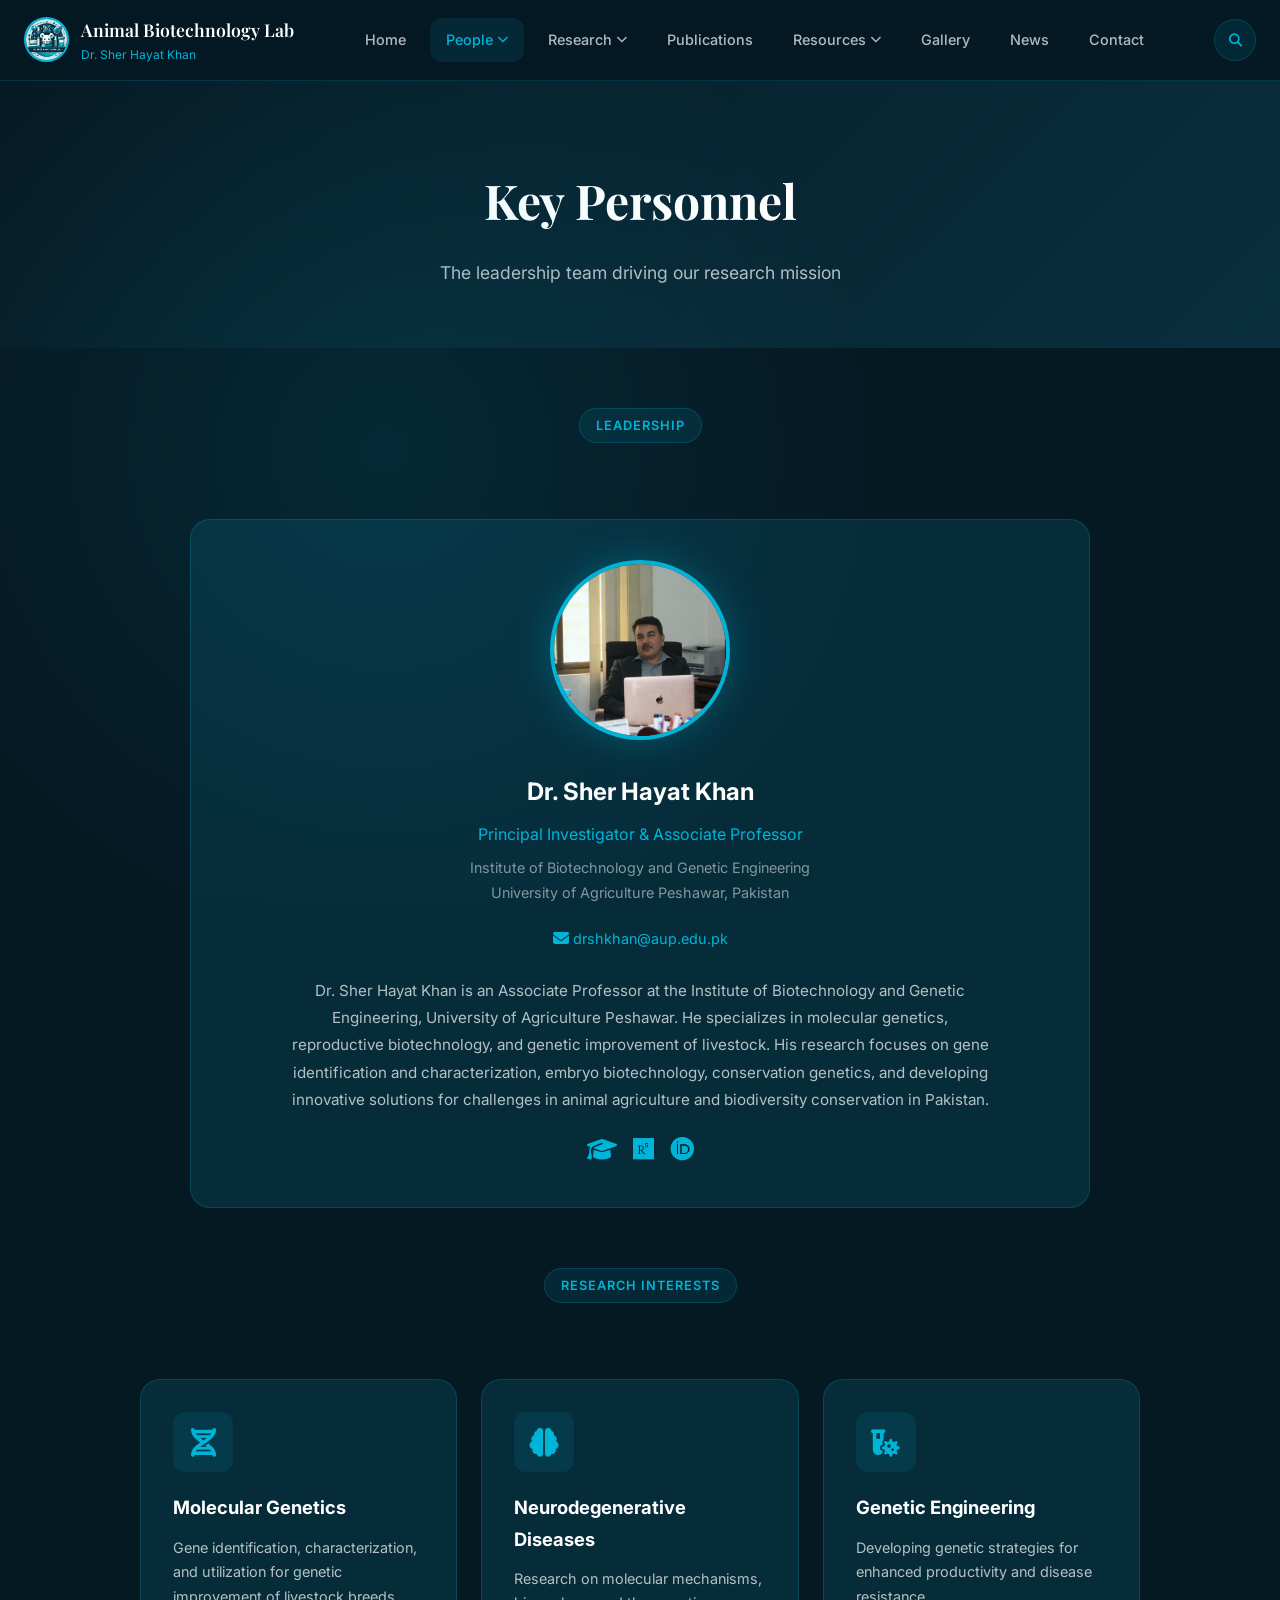
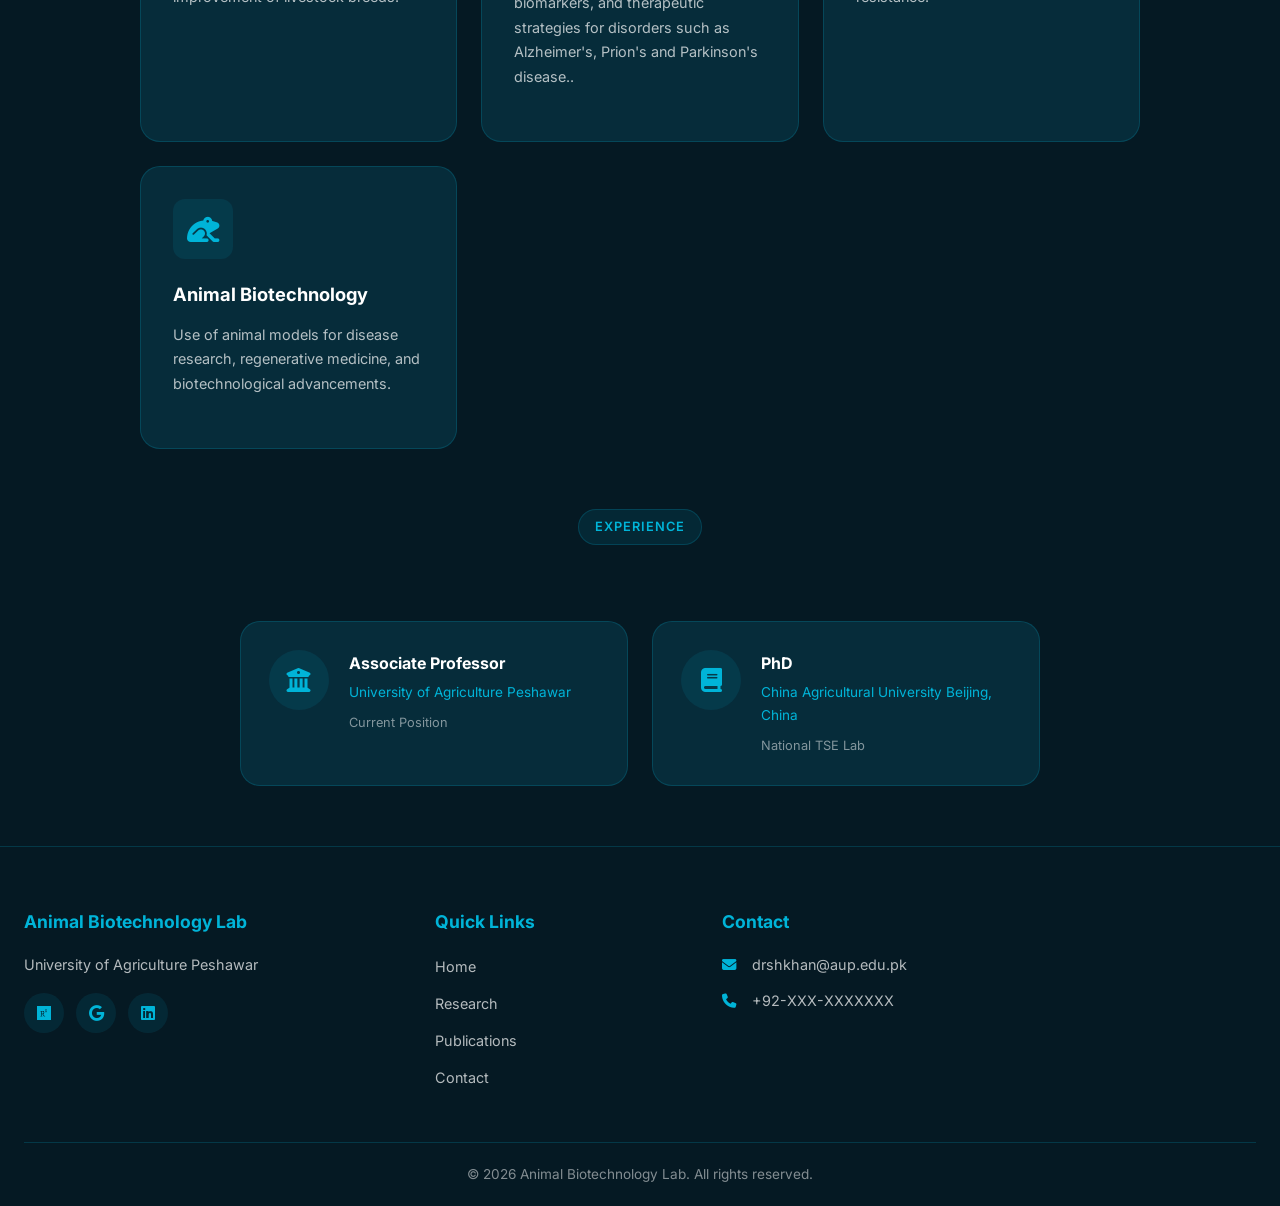
<file: pages/key-personnel.html>
<!DOCTYPE html>
<html lang="en">
<head>
    <meta charset="UTF-8">
    <meta name="viewport" content="width=device-width, initial-scale=1.0">
    <title>Key Personnel | Animal Biotechnology Lab</title>
    <link rel="stylesheet" href="../css/style.css">
    <link href="https://fonts.googleapis.com/css2?family=Inter:wght@300;400;500;600;700&family=Playfair+Display:wght@600;700&display=swap" rel="stylesheet">
    <link rel="stylesheet" href="https://cdnjs.cloudflare.com/ajax/libs/font-awesome/6.4.0/css/all.min.css">
</head>
<body>
    <!-- Navigation -->
    <nav class="navbar">
        <div class="nav-container">
            <div class="nav-brand">
                <img src="../images/logo.png" alt="Lab Logo" class="nav-logo" onerror="this.style.display='none'">
                <div class="nav-brand-text">
                    <span class="nav-lab-name">Animal Biotechnology Lab</span>
                    <span class="nav-pi-name">Dr. Sher Hayat Khan</span>
                </div>
            </div>
            <button class="nav-toggle" id="navToggle"><span></span><span></span><span></span></button>
            <ul class="nav-menu" id="navMenu">
                <li><a href="../index.html">Home</a></li>
                <li class="dropdown">
                    <a href="#" class="active">People <i class="fas fa-chevron-down"></i></a>
                    <ul class="dropdown-menu">
                        <li><a href="key-personnel.html">Key Personnel</a></li>
                        <li><a href="members.html">All Members</a></li>
                    </ul>
                </li>
                <li class="dropdown">
                    <a href="#">Research <i class="fas fa-chevron-down"></i></a>
                    <ul class="dropdown-menu">
                        <li><a href="research-ongoing.html">Ongoing Research</a></li>
                        <li><a href="research-completed.html">Completed Research</a></li>
                    </ul>
                </li>
                <li><a href="publications.html">Publications</a></li>
                <li class="dropdown">
                    <a href="#">Resources <i class="fas fa-chevron-down"></i></a>
                    <ul class="dropdown-menu">
                        <li><a href="inventory.html">Inventory</a></li>
                        <li><a href="protocols.html">Protocols</a></li>
                    </ul>
                </li>
                <li><a href="gallery.html">Gallery</a></li>
                <li><a href="news.html">News</a></li>
                <li><a href="contact.html">Contact</a></li>
            </ul>
            <div class="nav-search"><button class="search-btn" id="searchBtn"><i class="fas fa-search"></i></button></div>
        </div>
    </nav>

    <div class="search-modal" id="searchModal">
        <div class="search-container">
            <input type="text" class="search-input" id="searchInput" placeholder="Search...">
            <button class="search-close" id="searchClose"><i class="fas fa-times"></i></button>
            <div class="search-results" id="searchResults"></div>
        </div>
    </div>

    <header class="page-header">
        <div class="container">
            <h1 class="page-title">Key Personnel</h1>
            <p class="page-subtitle">The leadership team driving our research mission</p>
        </div>
    </header>

    <section class="content-section">
        <div class="container">
            <div class="section-header"><span class="section-tag">Leadership</span></div>
            <div class="content-grid" style="max-width: 900px; margin: 0 auto;">
                <div class="content-card" style="text-align: center; padding: 40px;">
                    <img src="../images/Dr. Sher Hayat.jpeg" alt="Dr. Sher Hayat Khan" style="width: 180px; height: 180px; border-radius: 50%; object-fit: cover; border: 4px solid var(--accent); margin-bottom: 24px; box-shadow: 0 0 40px rgba(0,180,216,0.3);">
                    <h3 style="font-size: 1.5rem; margin-bottom: 8px;">Dr. Sher Hayat Khan</h3>
                    <p style="color: var(--accent); font-size: 1rem; margin-bottom: 8px;">Principal Investigator & Associate Professor</p>
                    <p style="color: var(--text-muted); font-size: 0.9rem; margin-bottom: 20px;">Institute of Biotechnology and Genetic Engineering<br>University of Agriculture Peshawar, Pakistan</p>
                    <div style="display: flex; gap: 20px; justify-content: center; margin-bottom: 24px; flex-wrap: wrap;">
                        <a href="mailto:drshkhan@aup.edu.pk" style="color: var(--accent);"><i class="fas fa-envelope"></i> <span style="font-size: 0.9rem;">drshkhan@aup.edu.pk</span></a>
                    </div>
                    <p style="color: var(--text-secondary); font-size: 0.95rem; line-height: 1.8; max-width: 700px; margin: 0 auto 24px;">
                        Dr. Sher Hayat Khan is an Associate Professor at the Institute of Biotechnology and Genetic Engineering, University of Agriculture Peshawar. He specializes in molecular genetics, reproductive biotechnology, and genetic improvement of livestock. His research focuses on gene identification and characterization, embryo biotechnology, conservation genetics, and developing innovative solutions for challenges in animal agriculture and biodiversity conservation in Pakistan.
                    </p>
                    <div style="display: flex; gap: 16px; justify-content: center; flex-wrap: wrap;">
                        <a href="https://scholar.google.com/citations?user=rn4fQmsAAAAJ&hl=en" target="_blank" rel="noopener" style="color: var(--accent);" title="Google Scholar"><i class="fas fa-graduation-cap" style="font-size: 1.5rem;"></i></a>
                        <a href="https://www.researchgate.net/profile/Sher-Khan-15" target="_blank" rel="noopener" style="color: var(--accent);" title="ResearchGate"><i class="fab fa-researchgate" style="font-size: 1.5rem;"></i></a>
                        <a href="https://orcid.org/0000-0002-1547-9718" target="_blank" rel="noopener" style="color: var(--accent);" title="ORCID"><i class="fab fa-orcid" style="font-size: 1.5rem;"></i></a>
                    </div>
                </div>
            </div>

            <div class="section-header" style="margin-top: 60px;"><span class="section-tag">Research Interests</span></div>
            <div class="research-grid" style="max-width: 1000px; margin: 0 auto;">
                <div class="research-card">
                    <div class="research-icon"><i class="fas fa-dna"></i></div>
                    <h3>Molecular Genetics</h3>
                    <p>Gene identification, characterization, and utilization for genetic improvement of livestock breeds.</p>
                </div>
                <div class="research-card">
                    <div class="research-icon"><i class="fas fa-brain"></i></div>
                    <h3>Neurodegenerative Diseases</h3>
                    <p>Research on molecular mechanisms, biomarkers, and therapeutic strategies for disorders such as Alzheimer's, Prion's and Parkinson's disease..</p>
                </div>
                <div class="research-card">
                    <div class="research-icon"><i class="fas fa-vial-virus"></i></div>
                    <h3>Genetic Engineering</h3>
                    <p>Developing genetic strategies for enhanced productivity and disease resistance.</p>
                </div>
                <div class="research-card">
                    <div class="research-icon"><i class="fas fa-frog"></i></div>
                    <h3>Animal Biotechnology</h3>
                    <p>Use of animal models for disease research, regenerative medicine, and biotechnological advancements.</p>
                </div>
            </div>

            <div class="section-header" style="margin-top: 60px;"><span class="section-tag">Experience</span></div>
            <div class="content-grid" style="max-width: 800px; margin: 0 auto;">
                <div class="content-card">
                    <div style="display: flex; gap: 20px; align-items: flex-start;">
                        <div style="width: 60px; height: 60px; background: rgba(0,180,216,0.1); border-radius: 50%; display: flex; align-items: center; justify-content: center; flex-shrink: 0;">
                            <i class="fas fa-university" style="color: var(--accent); font-size: 1.5rem;"></i>
                        </div>
                        <div>
                            <h4 style="margin-bottom: 4px;">Associate Professor</h4>
                            <p style="color: var(--accent); font-size: 0.85rem; margin-bottom: 8px;">University of Agriculture Peshawar</p>
                            <p style="color: var(--text-muted); font-size: 0.8rem;">Current Position</p>
                        </div>
                    </div>
                </div>
                <div class="content-card">
                    <div style="display: flex; gap: 20px; align-items: flex-start;">
                        <div style="width: 60px; height: 60px; background: rgba(0,180,216,0.1); border-radius: 50%; display: flex; align-items: center; justify-content: center; flex-shrink: 0;">
                            <i class="fas fa-book" style="color: var(--accent); font-size: 1.5rem;"></i>
                        </div>
                        <div>
                            <h4 style="margin-bottom: 4px;">PhD</h4>
                            <p style="color: var(--accent); font-size: 0.85rem; margin-bottom: 8px;">China Agricultural University Beijing, China</p>
                            <p style="color: var(--text-muted); font-size: 0.8rem;">National TSE Lab</p>
                        </div>
                    </div>
                </div>
            </div>
        </div>
    </section>

    <footer class="footer">
        <div class="container">
            <div class="footer-grid">
                <div class="footer-col">
                    <h4>Animal Biotechnology Lab</h4>
                    <p>University of Agriculture Peshawar</p>
                    <div class="footer-social">
                        <a href="#"><i class="fab fa-researchgate"></i></a>
                        <a href="#"><i class="fab fa-google"></i></a>
                        <a href="#"><i class="fab fa-linkedin"></i></a>
                    </div>
                </div>
                <div class="footer-col">
                    <h4>Quick Links</h4>
                    <ul class="footer-links">
                        <li><a href="../index.html">Home</a></li>
                        <li><a href="research-ongoing.html">Research</a></li>
                        <li><a href="publications.html">Publications</a></li>
                        <li><a href="contact.html">Contact</a></li>
                    </ul>
                </div>
                <div class="footer-col">
                    <h4>Contact</h4>
                    <ul class="footer-contact">
                        <li><i class="fas fa-envelope"></i> drshkhan@aup.edu.pk</li>
                        <li><i class="fas fa-phone"></i> +92-XXX-XXXXXXX</li>
                    </ul>
                </div>
            </div>
            <div class="footer-bottom"><p>&copy; 2026 Animal Biotechnology Lab. All rights reserved.</p></div>
        </div>
    </footer>
    <script src="../js/main.js"></script>
</body>
</html>
</file>
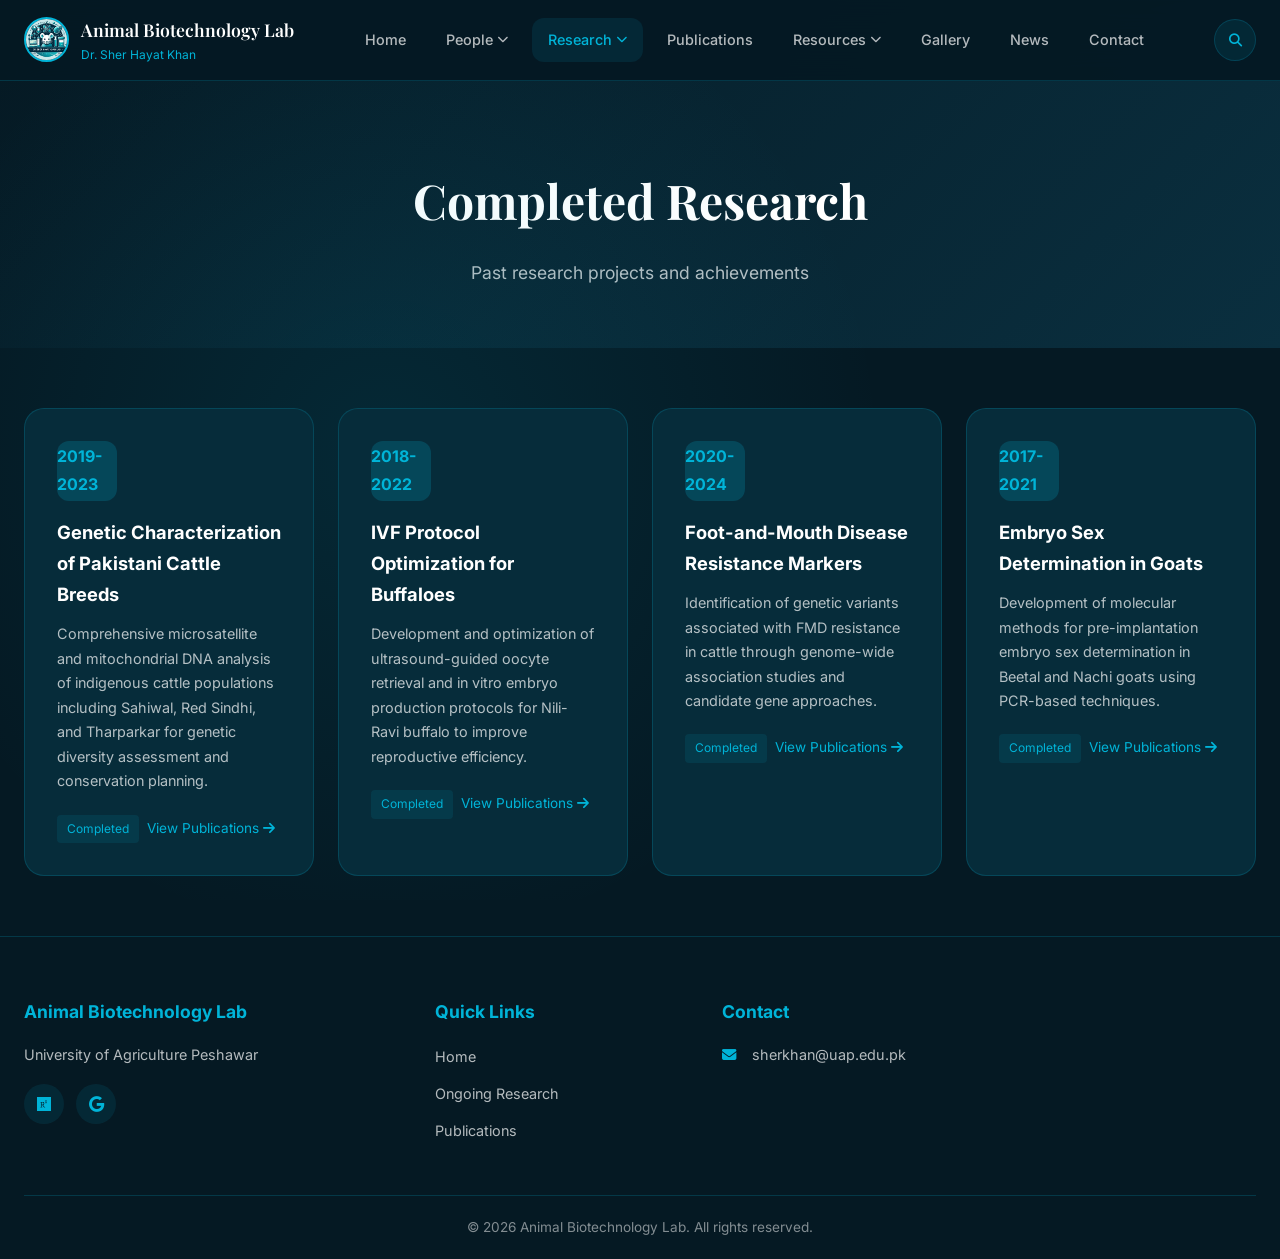
<file: pages/news.html>
<!DOCTYPE html>
<html lang="en">
<head>
    <meta charset="UTF-8">
    <meta name="viewport" content="width=device-width, initial-scale=1.0">
    <title>Completed Research | Animal Biotechnology Lab</title>
    <link rel="stylesheet" href="../css/style.css">
    <link href="https://fonts.googleapis.com/css2?family=Inter:wght@300;400;500;600;700&family=Playfair+Display:wght@600;700&display=swap" rel="stylesheet">
    <link rel="stylesheet" href="https://cdnjs.cloudflare.com/ajax/libs/font-awesome/6.4.0/css/all.min.css">
</head>
<body>
    <nav class="navbar">
        <div class="nav-container">
            <div class="nav-brand"><img src="../images/logo.png" alt="Lab Logo" class="nav-logo" onerror="this.style.display='none'"><div class="nav-brand-text"><span class="nav-lab-name">Animal Biotechnology Lab</span><span class="nav-pi-name">Dr. Sher Hayat Khan</span></div></div>
            <button class="nav-toggle" id="navToggle"><span></span><span></span><span></span></button>
            <ul class="nav-menu" id="navMenu">
                <li><a href="../index.html">Home</a></li>
                <li class="dropdown"><a href="#">People <i class="fas fa-chevron-down"></i></a><ul class="dropdown-menu"><li><a href="key-personnel.html">Key Personnel</a></li><li><a href="members.html">All Members</a></li></ul></li>
                <li class="dropdown"><a href="#" class="active">Research <i class="fas fa-chevron-down"></i></a><ul class="dropdown-menu"><li><a href="research-ongoing.html">Ongoing Research</a></li><li><a href="research-completed.html">Completed Research</a></li></ul></li>
                <li><a href="publications.html">Publications</a></li>
                <li class="dropdown"><a href="#">Resources <i class="fas fa-chevron-down"></i></a><ul class="dropdown-menu"><li><a href="inventory.html">Inventory</a></li><li><a href="protocols.html">Protocols</a></li></ul></li>
                <li><a href="gallery.html">Gallery</a></li>
                <li><a href="news.html">News</a></li>
                <li><a href="contact.html">Contact</a></li>
            </ul>
            <div class="nav-search"><button class="search-btn" id="searchBtn"><i class="fas fa-search"></i></button></div>
        </div>
    </nav>

    <div class="search-modal" id="searchModal"><div class="search-container"><input type="text" class="search-input" id="searchInput" placeholder="Search..."><button class="search-close" id="searchClose"><i class="fas fa-times"></i></button><div class="search-results" id="searchResults"></div></div></div>

    <header class="page-header">
        <div class="container">
            <h1 class="page-title">Completed Research</h1>
            <p class="page-subtitle">Past research projects and achievements</p>
        </div>
    </header>

    <section class="content-section">
        <div class="container">
            <div class="research-grid">
                <div class="research-card">
                    <div style="margin-bottom: 16px;"><span class="pub-year" style="background: rgba(0,180,216,0.2); color: var(--accent);">2019-2023</span></div>
                    <h3>Genetic Characterization of Pakistani Cattle Breeds</h3>
                    <p>Comprehensive microsatellite and mitochondrial DNA analysis of indigenous cattle populations including Sahiwal, Red Sindhi, and Tharparkar for genetic diversity assessment and conservation planning.</p>
                    <div style="margin-top: 16px;"><span style="display: inline-block; padding: 4px 10px; background: rgba(0,180,216,0.1); border-radius: 4px; font-size: 0.75rem; color: var(--accent); margin-right: 8px;">Completed</span><a href="publications.html" style="font-size: 0.85rem; color: var(--accent);">View Publications <i class="fas fa-arrow-right"></i></a></div>
                </div>
                <div class="research-card">
                    <div style="margin-bottom: 16px;"><span class="pub-year" style="background: rgba(0,180,216,0.2); color: var(--accent);">2018-2022</span></div>
                    <h3>IVF Protocol Optimization for Buffaloes</h3>
                    <p>Development and optimization of ultrasound-guided oocyte retrieval and in vitro embryo production protocols for Nili-Ravi buffalo to improve reproductive efficiency.</p>
                    <div style="margin-top: 16px;"><span style="display: inline-block; padding: 4px 10px; background: rgba(0,180,216,0.1); border-radius: 4px; font-size: 0.75rem; color: var(--accent); margin-right: 8px;">Completed</span><a href="publications.html" style="font-size: 0.85rem; color: var(--accent);">View Publications <i class="fas fa-arrow-right"></i></a></div>
                </div>
                <div class="research-card">
                    <div style="margin-bottom: 16px;"><span class="pub-year" style="background: rgba(0,180,216,0.2); color: var(--accent);">2020-2024</span></div>
                    <h3>Foot-and-Mouth Disease Resistance Markers</h3>
                    <p>Identification of genetic variants associated with FMD resistance in cattle through genome-wide association studies and candidate gene approaches.</p>
                    <div style="margin-top: 16px;"><span style="display: inline-block; padding: 4px 10px; background: rgba(0,180,216,0.1); border-radius: 4px; font-size: 0.75rem; color: var(--accent); margin-right: 8px;">Completed</span><a href="publications.html" style="font-size: 0.85rem; color: var(--accent);">View Publications <i class="fas fa-arrow-right"></i></a></div>
                </div>
                <div class="research-card">
                    <div style="margin-bottom: 16px;"><span class="pub-year" style="background: rgba(0,180,216,0.2); color: var(--accent);">2017-2021</span></div>
                    <h3>Embryo Sex Determination in Goats</h3>
                    <p>Development of molecular methods for pre-implantation embryo sex determination in Beetal and Nachi goats using PCR-based techniques.</p>
                    <div style="margin-top: 16px;"><span style="display: inline-block; padding: 4px 10px; background: rgba(0,180,216,0.1); border-radius: 4px; font-size: 0.75rem; color: var(--accent); margin-right: 8px;">Completed</span><a href="publications.html" style="font-size: 0.85rem; color: var(--accent);">View Publications <i class="fas fa-arrow-right"></i></a></div>
                </div>
            </div>
        </div>
    </section>

    <footer class="footer">
        <div class="container">
            <div class="footer-grid">
                <div class="footer-col"><h4>Animal Biotechnology Lab</h4><p>University of Agriculture Peshawar</p><div class="footer-social"><a href="#"><i class="fab fa-researchgate"></i></a><a href="#"><i class="fab fa-google"></i></a></div></div>
                <div class="footer-col"><h4>Quick Links</h4><ul class="footer-links"><li><a href="../index.html">Home</a></li><li><a href="research-ongoing.html">Ongoing Research</a></li><li><a href="publications.html">Publications</a></li></ul></div>
                <div class="footer-col"><h4>Contact</h4><ul class="footer-contact"><li><i class="fas fa-envelope"></i> sherkhan@uap.edu.pk</li></ul></div>
            </div>
            <div class="footer-bottom"><p>&copy; 2026 Animal Biotechnology Lab. All rights reserved.</p></div>
        </div>
    </footer>
    <script src="../js/main.js"></script>
</body>
</html>
</file>
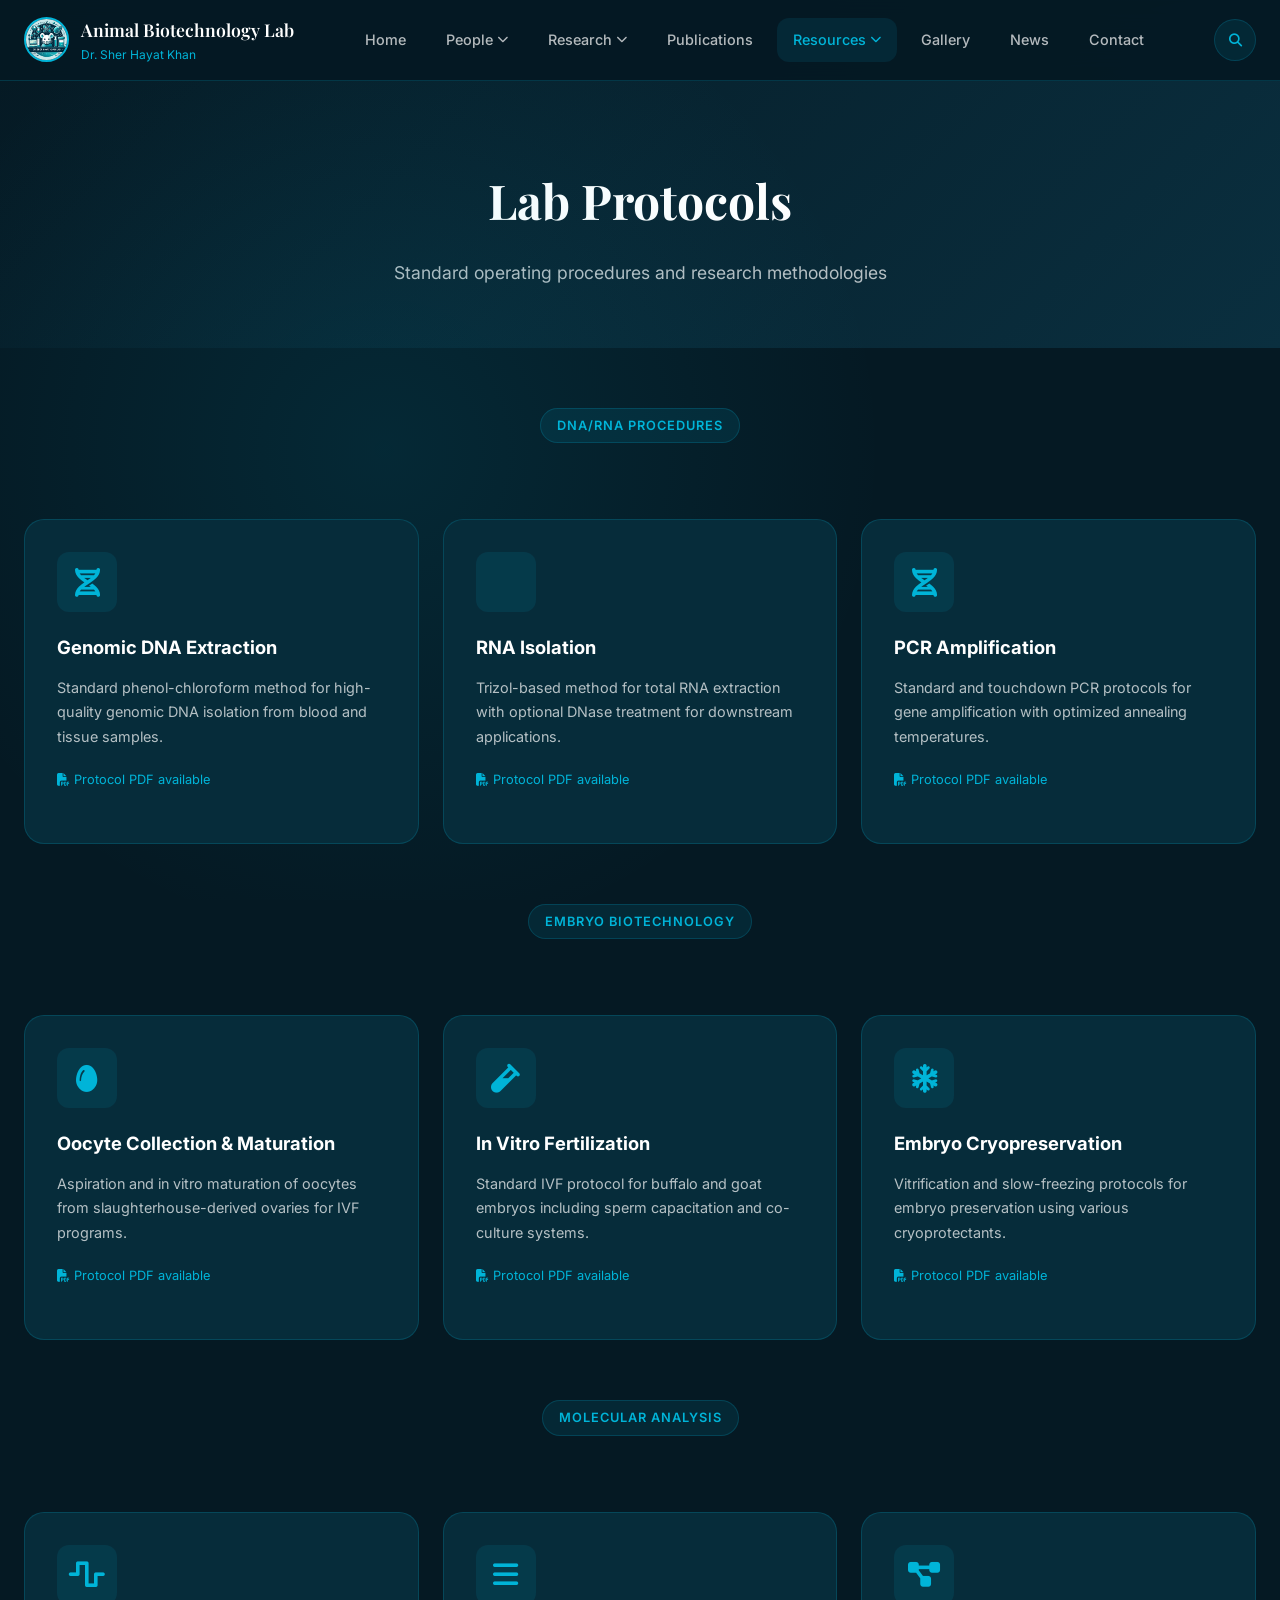
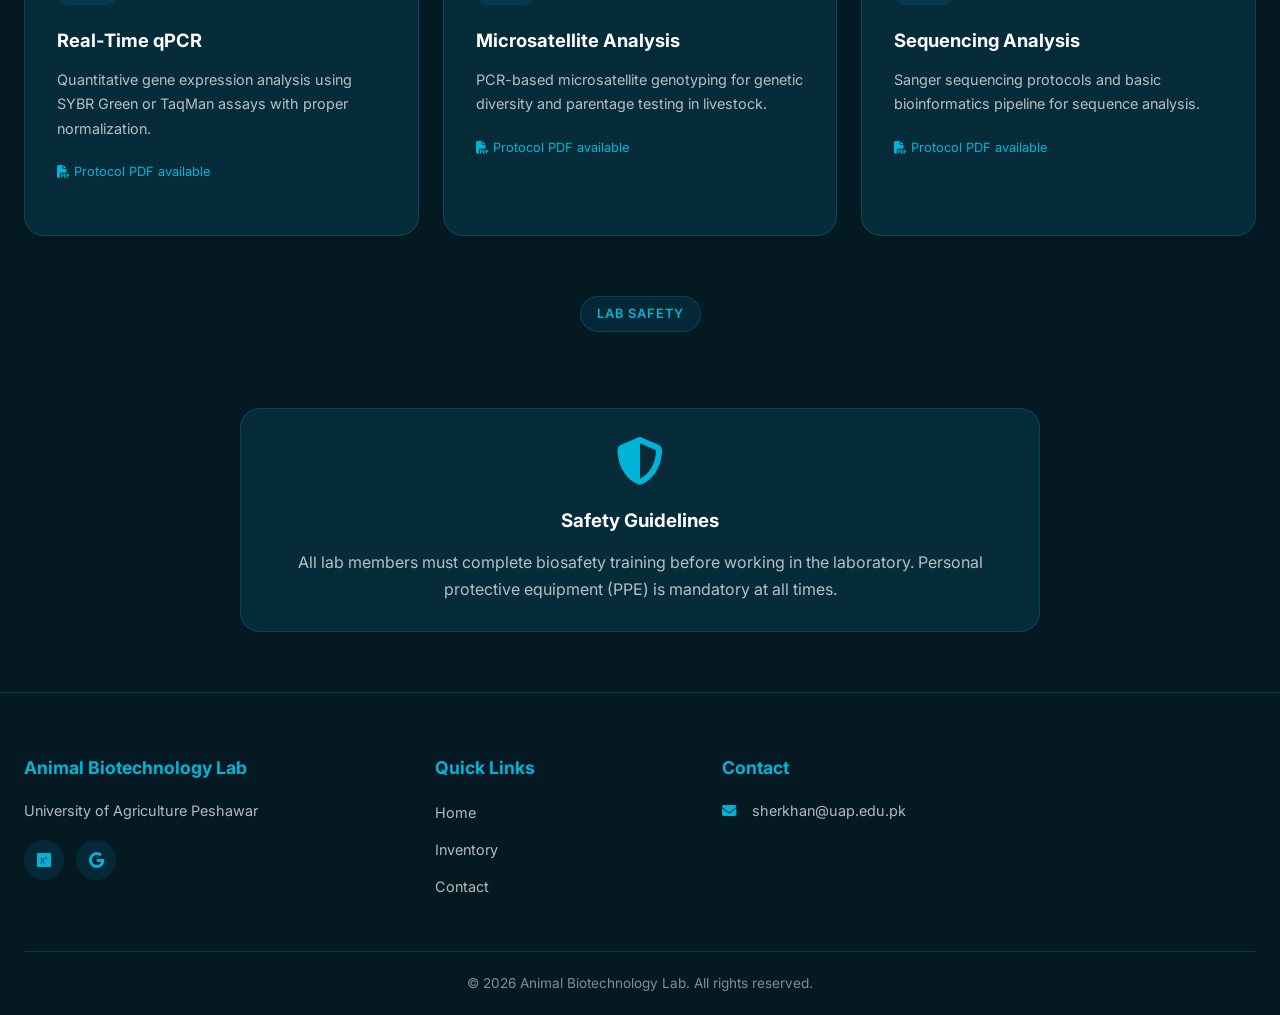
<file: pages/protocols.html>
<!DOCTYPE html>
<html lang="en">
<head>
    <meta charset="UTF-8">
    <meta name="viewport" content="width=device-width, initial-scale=1.0">
    <title>Protocols | Animal Biotechnology Lab</title>
    <link rel="stylesheet" href="../css/style.css">
    <link href="https://fonts.googleapis.com/css2?family=Inter:wght@300;400;500;600;700&family=Playfair+Display:wght@600;700&display=swap" rel="stylesheet">
    <link rel="stylesheet" href="https://cdnjs.cloudflare.com/ajax/libs/font-awesome/6.4.0/css/all.min.css">
</head>
<body>
    <nav class="navbar">
        <div class="nav-container">
            <div class="nav-brand"><img src="../images/logo.png" alt="Lab Logo" class="nav-logo" onerror="this.style.display='none'"><div class="nav-brand-text"><span class="nav-lab-name">Animal Biotechnology Lab</span><span class="nav-pi-name">Dr. Sher Hayat Khan</span></div></div>
            <button class="nav-toggle" id="navToggle"><span></span><span></span><span></span></button>
            <ul class="nav-menu" id="navMenu">
                <li><a href="../index.html">Home</a></li>
                <li class="dropdown"><a href="#">People <i class="fas fa-chevron-down"></i></a><ul class="dropdown-menu"><li><a href="key-personnel.html">Key Personnel</a></li><li><a href="members.html">All Members</a></li></ul></li>
                <li class="dropdown"><a href="#">Research <i class="fas fa-chevron-down"></i></a><ul class="dropdown-menu"><li><a href="research-ongoing.html">Ongoing Research</a></li><li><a href="research-completed.html">Completed Research</a></li></ul></li>
                <li><a href="publications.html">Publications</a></li>
                <li class="dropdown"><a href="#" class="active">Resources <i class="fas fa-chevron-down"></i></a><ul class="dropdown-menu"><li><a href="inventory.html">Inventory</a></li><li><a href="protocols.html">Protocols</a></li></ul></li>
                <li><a href="gallery.html">Gallery</a></li>
                <li><a href="news.html">News</a></li>
                <li><a href="contact.html">Contact</a></li>
            </ul>
            <div class="nav-search"><button class="search-btn" id="searchBtn"><i class="fas fa-search"></i></button></div>
        </div>
    </nav>

    <div class="search-modal" id="searchModal"><div class="search-container"><input type="text" class="search-input" id="searchInput" placeholder="Search..."><button class="search-close" id="searchClose"><i class="fas fa-times"></i></button><div class="search-results" id="searchResults"></div></div></div>

    <header class="page-header">
        <div class="container">
            <h1 class="page-title">Lab Protocols</h1>
            <p class="page-subtitle">Standard operating procedures and research methodologies</p>
        </div>
    </header>

    <section class="content-section">
        <div class="container">
            <div class="section-header"><span class="section-tag">DNA/RNA Procedures</span></div>
            <div class="research-grid">
                <div class="research-card">
                    <div class="research-icon"><i class="fas fa-dna"></i></div>
                    <h3>Genomic DNA Extraction</h3>
                    <p>Standard phenol-chloroform method for high-quality genomic DNA isolation from blood and tissue samples.</p>
                    <p style="font-size: 0.8rem; color: var(--accent); margin-top: 12px;"><i class="fas fa-file-pdf"></i> Protocol PDF available</p>
                </div>
                <div class="research-card">
                    <div class="research-icon"><i class="fas fa-rna"></i></div>
                    <h3>RNA Isolation</h3>
                    <p>Trizol-based method for total RNA extraction with optional DNase treatment for downstream applications.</p>
                    <p style="font-size: 0.8rem; color: var(--accent); margin-top: 12px;"><i class="fas fa-file-pdf"></i> Protocol PDF available</p>
                </div>
                <div class="research-card">
                    <div class="research-icon"><i class="fas fa-dna"></i></div>
                    <h3>PCR Amplification</h3>
                    <p>Standard and touchdown PCR protocols for gene amplification with optimized annealing temperatures.</p>
                    <p style="font-size: 0.8rem; color: var(--accent); margin-top: 12px;"><i class="fas fa-file-pdf"></i> Protocol PDF available</p>
                </div>
            </div>

            <div class="section-header" style="margin-top: 60px;"><span class="section-tag">Embryo Biotechnology</span></div>
            <div class="research-grid">
                <div class="research-card">
                    <div class="research-icon"><i class="fas fa-egg"></i></div>
                    <h3>Oocyte Collection & Maturation</h3>
                    <p>Aspiration and in vitro maturation of oocytes from slaughterhouse-derived ovaries for IVF programs.</p>
                    <p style="font-size: 0.8rem; color: var(--accent); margin-top: 12px;"><i class="fas fa-file-pdf"></i> Protocol PDF available</p>
                </div>
                <div class="research-card">
                    <div class="research-icon"><i class="fas fa-vial"></i></div>
                    <h3>In Vitro Fertilization</h3>
                    <p>Standard IVF protocol for buffalo and goat embryos including sperm capacitation and co-culture systems.</p>
                    <p style="font-size: 0.8rem; color: var(--accent); margin-top: 12px;"><i class="fas fa-file-pdf"></i> Protocol PDF available</p>
                </div>
                <div class="research-card">
                    <div class="research-icon"><i class="fas fa-snowflake"></i></div>
                    <h3>Embryo Cryopreservation</h3>
                    <p>Vitrification and slow-freezing protocols for embryo preservation using various cryoprotectants.</p>
                    <p style="font-size: 0.8rem; color: var(--accent); margin-top: 12px;"><i class="fas fa-file-pdf"></i> Protocol PDF available</p>
                </div>
            </div>

            <div class="section-header" style="margin-top: 60px;"><span class="section-tag">Molecular Analysis</span></div>
            <div class="research-grid">
                <div class="research-card">
                    <div class="research-icon"><i class="fas fa-wave-square"></i></div>
                    <h3>Real-Time qPCR</h3>
                    <p>Quantitative gene expression analysis using SYBR Green or TaqMan assays with proper normalization.</p>
                    <p style="font-size: 0.8rem; color: var(--accent); margin-top: 12px;"><i class="fas fa-file-pdf"></i> Protocol PDF available</p>
                </div>
                <div class="research-card">
                    <div class="research-icon"><i class="fas fa-bars"></i></div>
                    <h3>Microsatellite Analysis</h3>
                    <p>PCR-based microsatellite genotyping for genetic diversity and parentage testing in livestock.</p>
                    <p style="font-size: 0.8rem; color: var(--accent); margin-top: 12px;"><i class="fas fa-file-pdf"></i> Protocol PDF available</p>
                </div>
                <div class="research-card">
                    <div class="research-icon"><i class="fas fa-project-diagram"></i></div>
                    <h3>Sequencing Analysis</h3>
                    <p>Sanger sequencing protocols and basic bioinformatics pipeline for sequence analysis.</p>
                    <p style="font-size: 0.8rem; color: var(--accent); margin-top: 12px;"><i class="fas fa-file-pdf"></i> Protocol PDF available</p>
                </div>
            </div>

            <div class="section-header" style="margin-top: 60px;"><span class="section-tag">Lab Safety</span></div>
            <div class="content-grid" style="max-width: 800px; margin: 0 auto;">
                <div class="content-card" style="text-align: center;">
                    <i class="fas fa-shield-alt" style="font-size: 3rem; color: var(--accent); margin-bottom: 20px;"></i>
                    <h3>Safety Guidelines</h3>
                    <p style="color: var(--text-secondary); margin-top: 12px;">All lab members must complete biosafety training before working in the laboratory. Personal protective equipment (PPE) is mandatory at all times.</p>
                </div>
            </div>
        </div>
    </section>

    <footer class="footer">
        <div class="container">
            <div class="footer-grid">
                <div class="footer-col"><h4>Animal Biotechnology Lab</h4><p>University of Agriculture Peshawar</p><div class="footer-social"><a href="#"><i class="fab fa-researchgate"></i></a><a href="#"><i class="fab fa-google"></i></a></div></div>
                <div class="footer-col"><h4>Quick Links</h4><ul class="footer-links"><li><a href="../index.html">Home</a></li><li><a href="inventory.html">Inventory</a></li><li><a href="contact.html">Contact</a></li></ul></div>
                <div class="footer-col"><h4>Contact</h4><ul class="footer-contact"><li><i class="fas fa-envelope"></i> sherkhan@uap.edu.pk</li></ul></div>
            </div>
            <div class="footer-bottom"><p>&copy; 2026 Animal Biotechnology Lab. All rights reserved.</p></div>
        </div>
    </footer>
    <script src="../js/main.js"></script>
</body>
</html>
</file>
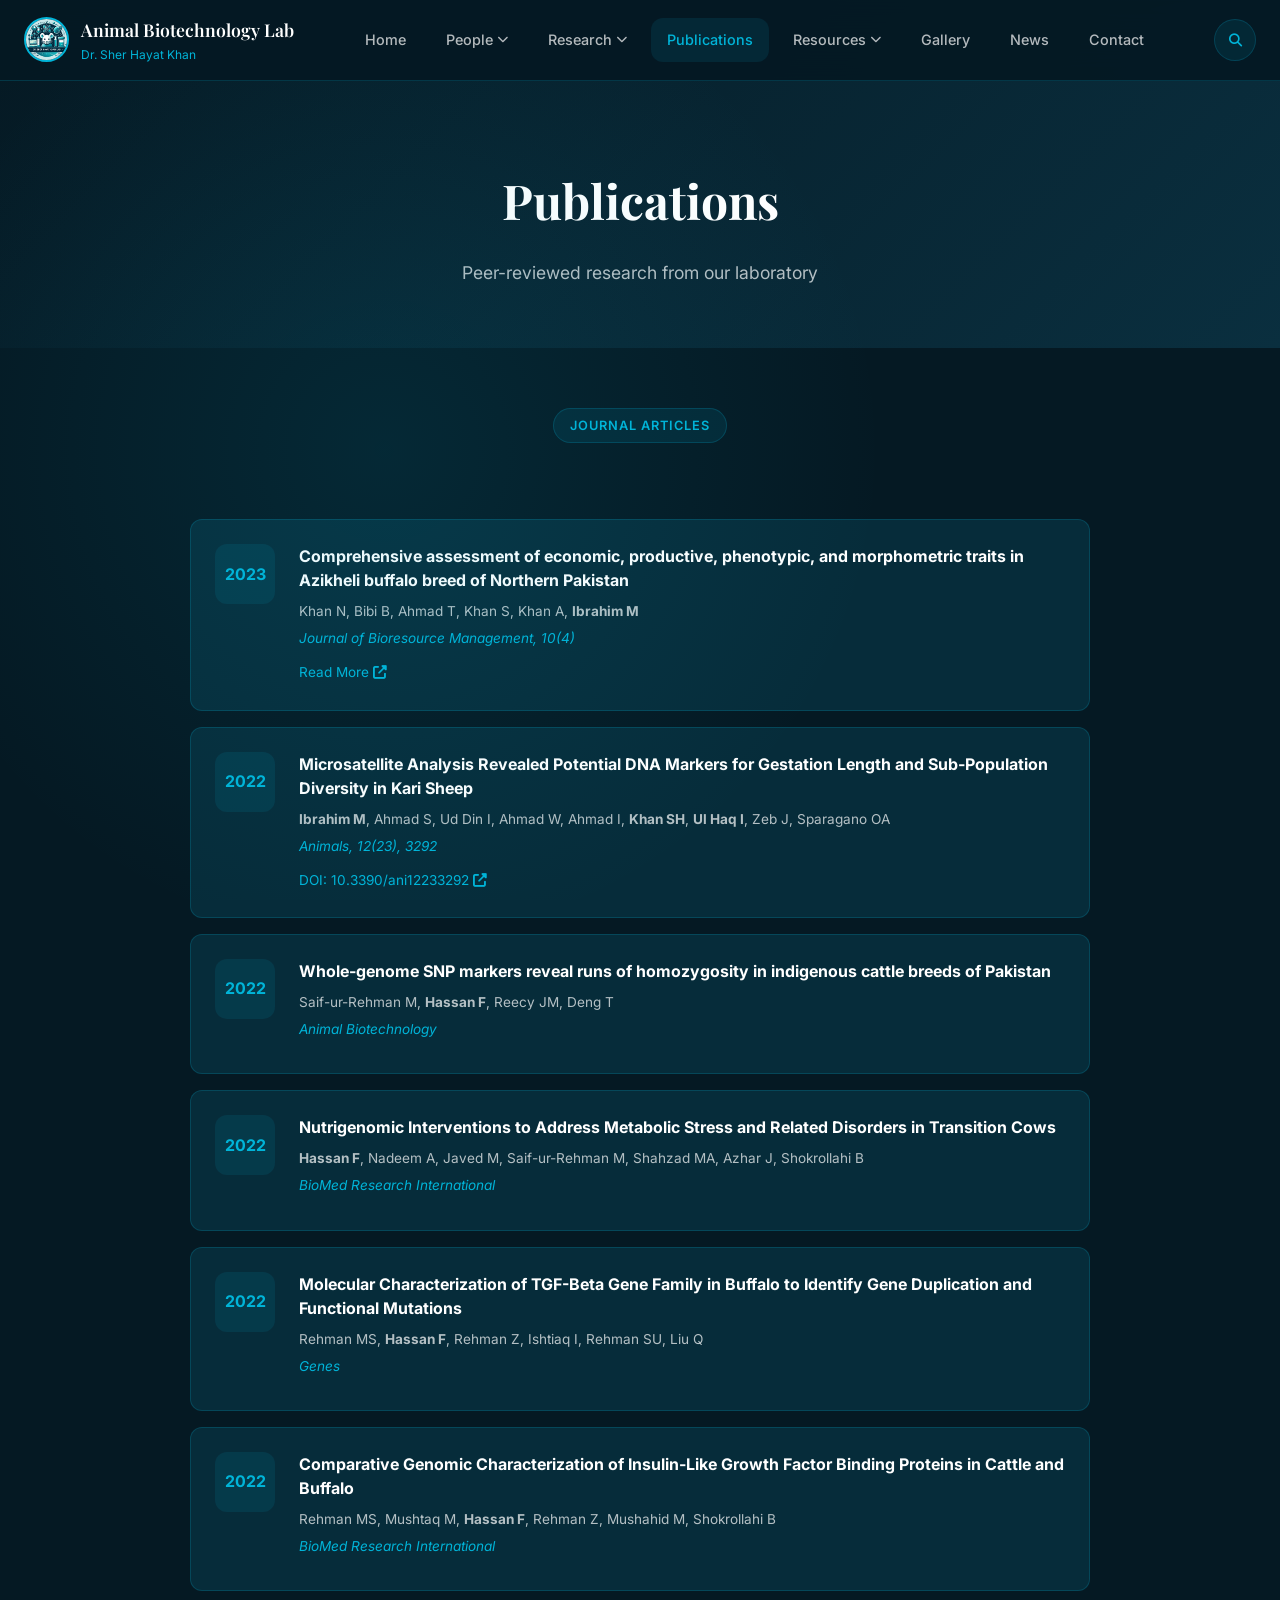
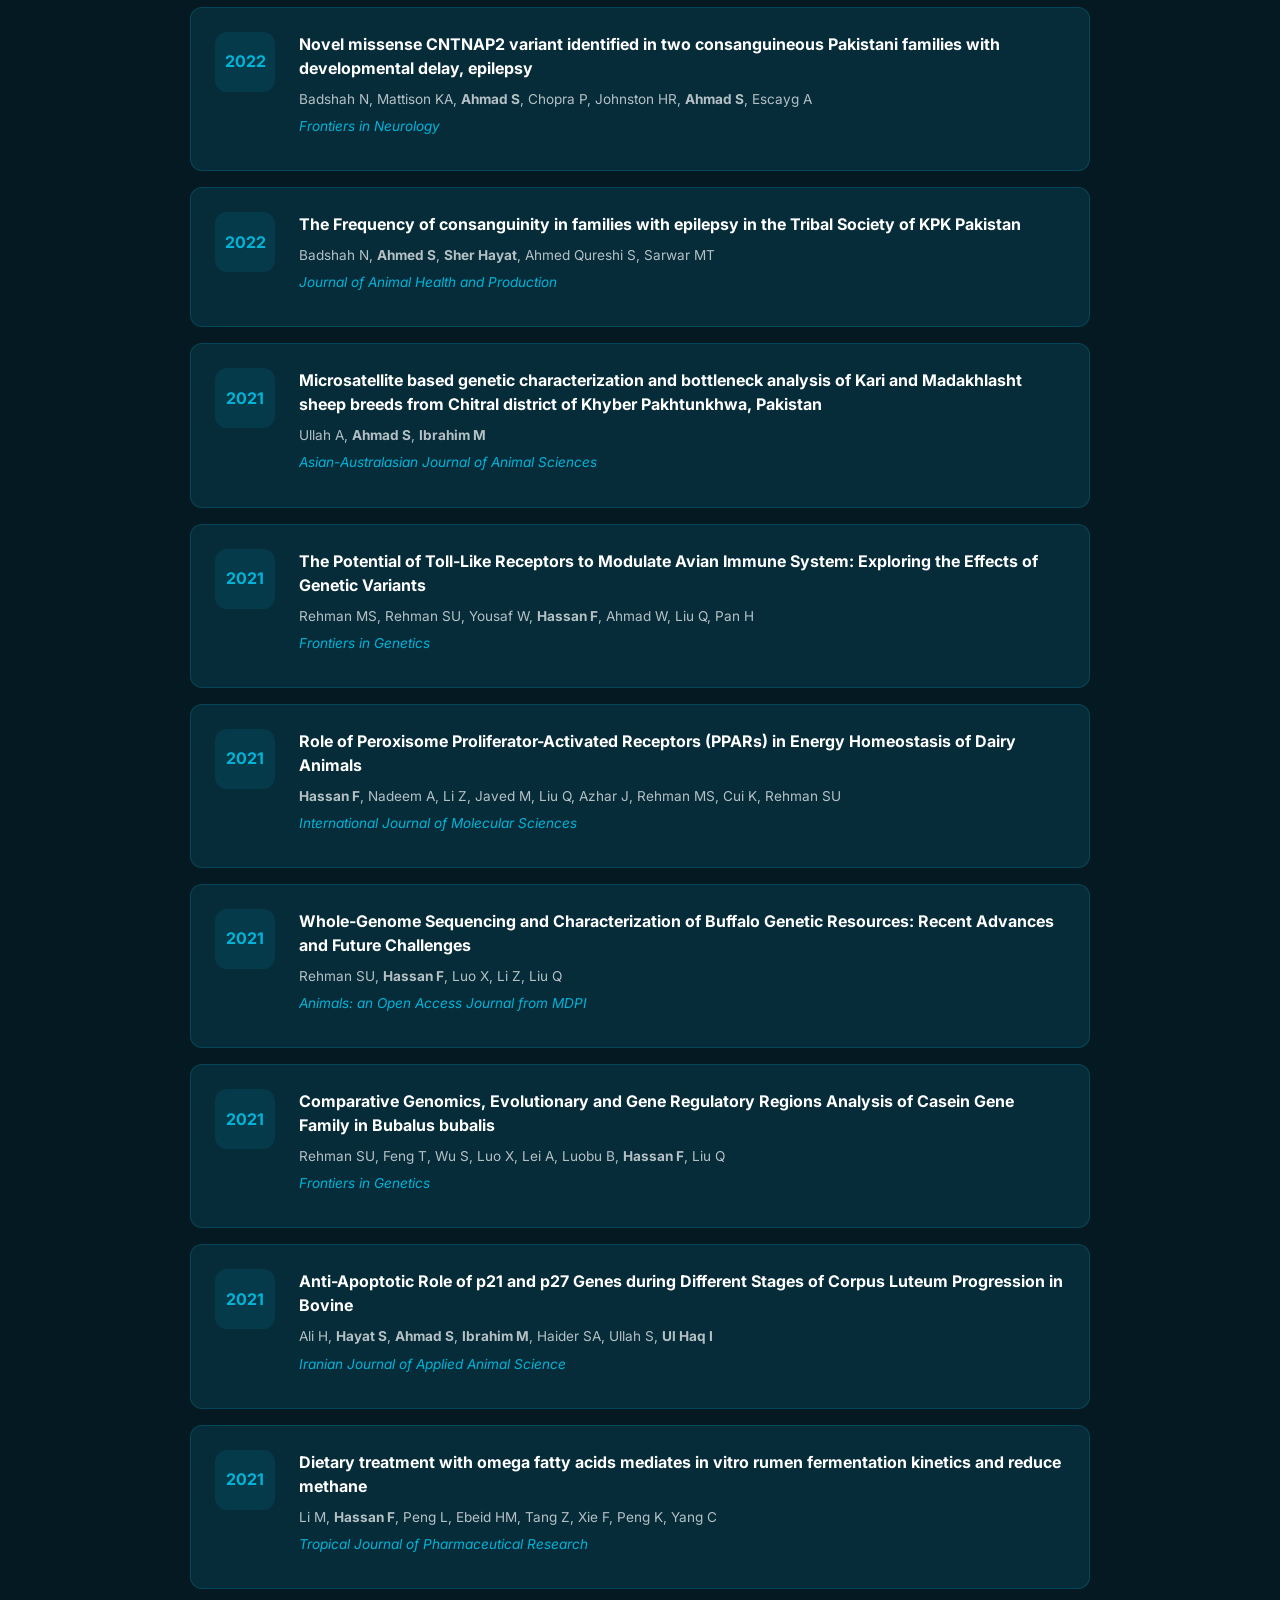
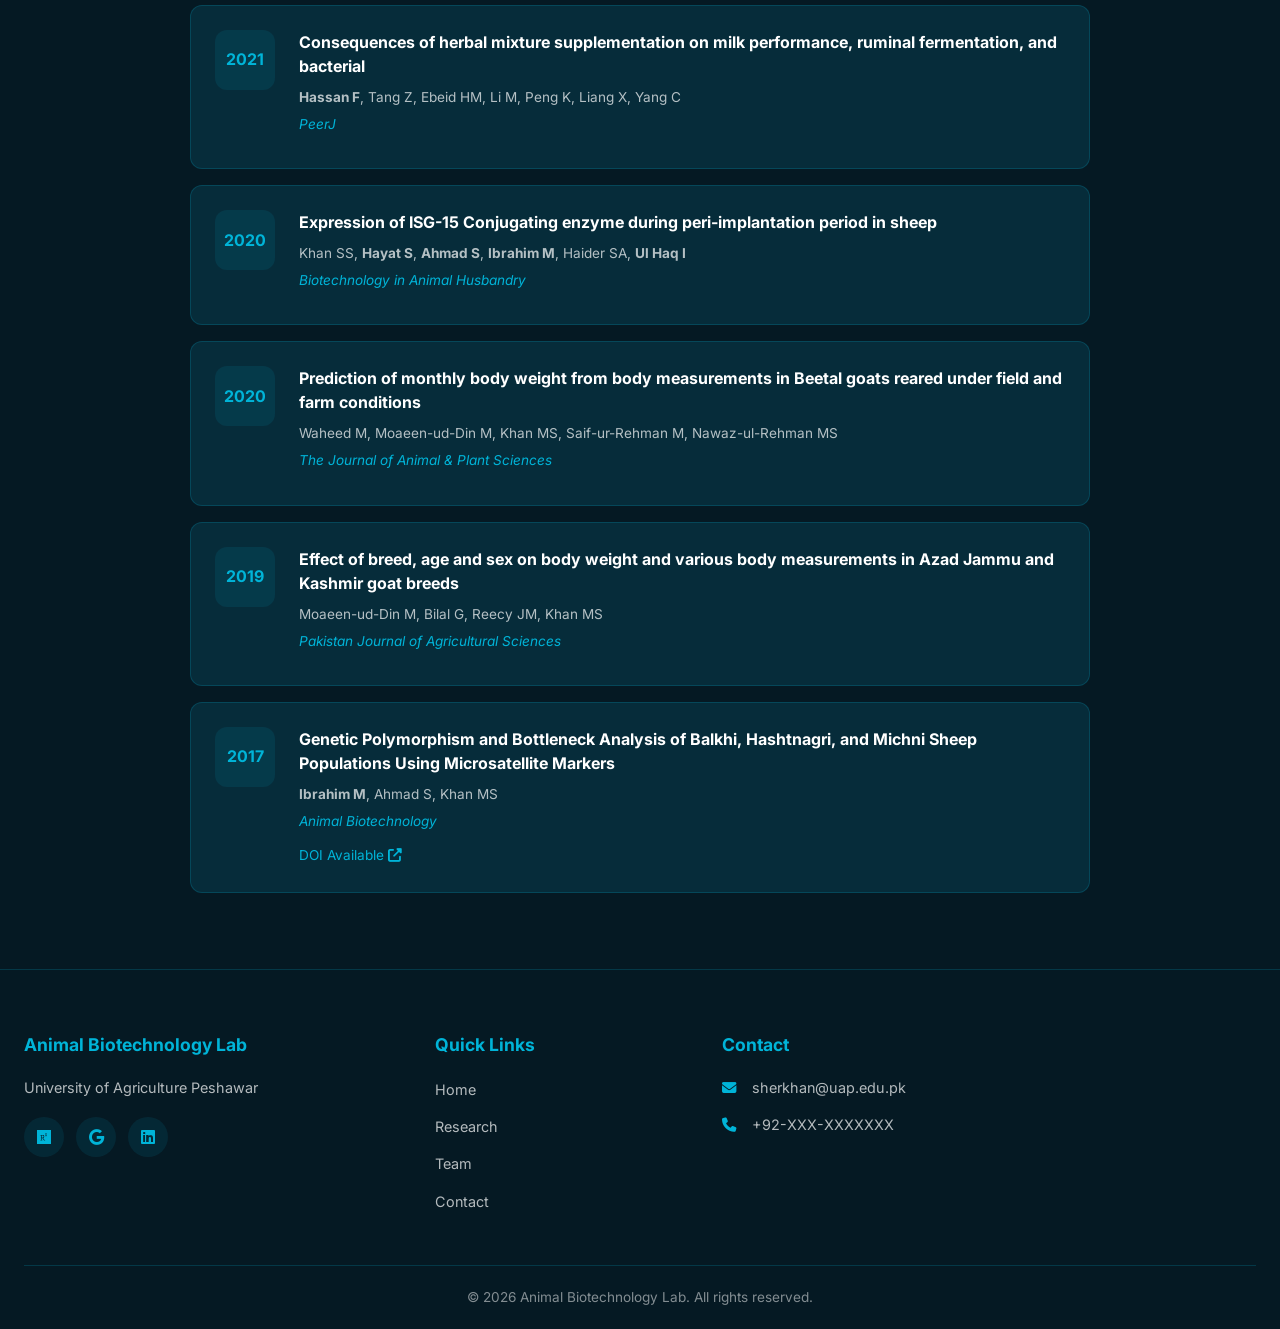
<file: pages/publications.html>
<!DOCTYPE html>
<html lang="en">
<head>
    <meta charset="UTF-8">
    <meta name="viewport" content="width=device-width, initial-scale=1.0">
    <title>Publications | Animal Biotechnology Lab</title>
    <link rel="stylesheet" href="../css/style.css">
    <link href="https://fonts.googleapis.com/css2?family=Inter:wght@300;400;500;600;700&family=Playfair+Display:wght@600;700&display=swap" rel="stylesheet">
    <link rel="stylesheet" href="https://cdnjs.cloudflare.com/ajax/libs/font-awesome/6.4.0/css/all.min.css">
</head>
<body>
    <nav class="navbar">
        <div class="nav-container">
            <div class="nav-brand"><img src="../images/logo.png" alt="Lab Logo" class="nav-logo" onerror="this.style.display='none'"><div class="nav-brand-text"><span class="nav-lab-name">Animal Biotechnology Lab</span><span class="nav-pi-name">Dr. Sher Hayat Khan</span></div></div>
            <button class="nav-toggle" id="navToggle"><span></span><span></span><span></span></button>
            <ul class="nav-menu" id="navMenu">
                <li><a href="../index.html">Home</a></li>
                <li class="dropdown"><a href="#">People <i class="fas fa-chevron-down"></i></a><ul class="dropdown-menu"><li><a href="key-personnel.html">Key Personnel</a></li><li><a href="members.html">All Members</a></li></ul></li>
                <li class="dropdown"><a href="#">Research <i class="fas fa-chevron-down"></i></a><ul class="dropdown-menu"><li><a href="research-ongoing.html">Ongoing Research</a></li><li><a href="research-completed.html">Completed Research</a></li></ul></li>
                <li><a href="publications.html" class="active">Publications</a></li>
                <li class="dropdown"><a href="#">Resources <i class="fas fa-chevron-down"></i></a><ul class="dropdown-menu"><li><a href="inventory.html">Inventory</a></li><li><a href="protocols.html">Protocols</a></li></ul></li>
                <li><a href="gallery.html">Gallery</a></li>
                <li><a href="news.html">News</a></li>
                <li><a href="contact.html">Contact</a></li>
            </ul>
            <div class="nav-search"><button class="search-btn" id="searchBtn"><i class="fas fa-search"></i></button></div>
        </div>
    </nav>

    <div class="search-modal" id="searchModal"><div class="search-container"><input type="text" class="search-input" id="searchInput" placeholder="Search..."><button class="search-close" id="searchClose"><i class="fas fa-times"></i></button><div class="search-results" id="searchResults"></div></div></div>

    <header class="page-header">
        <div class="container">
            <h1 class="page-title">Publications</h1>
            <p class="page-subtitle">Peer-reviewed research from our laboratory</p>
        </div>
    </header>

    <section class="content-section">
        <div class="container">
            <div class="section-header"><span class="section-tag">Journal Articles</span></div>
            <div class="publications-list">
                <!-- 2023 Publications -->
                <div class="publication-item">
                    <span class="pub-year">2023</span>
                    <div class="pub-content">
                        <h4>Comprehensive assessment of economic, productive, phenotypic, and morphometric traits in Azikheli buffalo breed of Northern Pakistan</h4>
                        <p class="pub-authors">Khan N, Bibi B, Ahmad T, Khan S, Khan A, <strong>Ibrahim M</strong></p>
                        <p class="pub-journal">Journal of Bioresource Management, 10(4)</p>
                        <a href="#" class="pub-link">Read More <i class="fas fa-external-link-alt"></i></a>
                    </div>
                </div>

                <!-- 2022 Publications -->
                <div class="publication-item">
                    <span class="pub-year">2022</span>
                    <div class="pub-content">
                        <h4>Microsatellite Analysis Revealed Potential DNA Markers for Gestation Length and Sub-Population Diversity in Kari Sheep</h4>
                        <p class="pub-authors"><strong>Ibrahim M</strong>, Ahmad S, Ud Din I, Ahmad W, Ahmad I, <strong>Khan SH</strong>, <strong>Ul Haq I</strong>, Zeb J, Sparagano OA</p>
                        <p class="pub-journal">Animals, 12(23), 3292</p>
                        <a href="https://doi.org/10.3390/ani12233292" class="pub-link" target="_blank">DOI: 10.3390/ani12233292 <i class="fas fa-external-link-alt"></i></a>
                    </div>
                </div>
                <div class="publication-item">
                    <span class="pub-year">2022</span>
                    <div class="pub-content">
                        <h4>Whole-genome SNP markers reveal runs of homozygosity in indigenous cattle breeds of Pakistan</h4>
                        <p class="pub-authors">Saif-ur-Rehman M, <strong>Hassan F</strong>, Reecy JM, Deng T</p>
                        <p class="pub-journal">Animal Biotechnology</p>
                    </div>
                </div>
                <div class="publication-item">
                    <span class="pub-year">2022</span>
                    <div class="pub-content">
                        <h4>Nutrigenomic Interventions to Address Metabolic Stress and Related Disorders in Transition Cows</h4>
                        <p class="pub-authors"><strong>Hassan F</strong>, Nadeem A, Javed M, Saif-ur-Rehman M, Shahzad MA, Azhar J, Shokrollahi B</p>
                        <p class="pub-journal">BioMed Research International</p>
                    </div>
                </div>
                <div class="publication-item">
                    <span class="pub-year">2022</span>
                    <div class="pub-content">
                        <h4>Molecular Characterization of TGF-Beta Gene Family in Buffalo to Identify Gene Duplication and Functional Mutations</h4>
                        <p class="pub-authors">Rehman MS, <strong>Hassan F</strong>, Rehman Z, Ishtiaq I, Rehman SU, Liu Q</p>
                        <p class="pub-journal">Genes</p>
                    </div>
                </div>
                <div class="publication-item">
                    <span class="pub-year">2022</span>
                    <div class="pub-content">
                        <h4>Comparative Genomic Characterization of Insulin-Like Growth Factor Binding Proteins in Cattle and Buffalo</h4>
                        <p class="pub-authors">Rehman MS, Mushtaq M, <strong>Hassan F</strong>, Rehman Z, Mushahid M, Shokrollahi B</p>
                        <p class="pub-journal">BioMed Research International</p>
                    </div>
                </div>
                <div class="publication-item">
                    <span class="pub-year">2022</span>
                    <div class="pub-content">
                        <h4>Novel missense CNTNAP2 variant identified in two consanguineous Pakistani families with developmental delay, epilepsy</h4>
                        <p class="pub-authors">Badshah N, Mattison KA, <strong>Ahmad S</strong>, Chopra P, Johnston HR, <strong>Ahmad S</strong>, Escayg A</p>
                        <p class="pub-journal">Frontiers in Neurology</p>
                    </div>
                </div>
                <div class="publication-item">
                    <span class="pub-year">2022</span>
                    <div class="pub-content">
                        <h4>The Frequency of consanguinity in families with epilepsy in the Tribal Society of KPK Pakistan</h4>
                        <p class="pub-authors">Badshah N, <strong>Ahmed S</strong>, <strong>Sher Hayat</strong>, Ahmed Qureshi S, Sarwar MT</p>
                        <p class="pub-journal">Journal of Animal Health and Production</p>
                    </div>
                </div>

                <!-- 2021 Publications -->
                <div class="publication-item">
                    <span class="pub-year">2021</span>
                    <div class="pub-content">
                        <h4>Microsatellite based genetic characterization and bottleneck analysis of Kari and Madakhlasht sheep breeds from Chitral district of Khyber Pakhtunkhwa, Pakistan</h4>
                        <p class="pub-authors">Ullah A, <strong>Ahmad S</strong>, <strong>Ibrahim M</strong></p>
                        <p class="pub-journal">Asian-Australasian Journal of Animal Sciences</p>
                    </div>
                </div>
                <div class="publication-item">
                    <span class="pub-year">2021</span>
                    <div class="pub-content">
                        <h4>The Potential of Toll-Like Receptors to Modulate Avian Immune System: Exploring the Effects of Genetic Variants</h4>
                        <p class="pub-authors">Rehman MS, Rehman SU, Yousaf W, <strong>Hassan F</strong>, Ahmad W, Liu Q, Pan H</p>
                        <p class="pub-journal">Frontiers in Genetics</p>
                    </div>
                </div>
                <div class="publication-item">
                    <span class="pub-year">2021</span>
                    <div class="pub-content">
                        <h4>Role of Peroxisome Proliferator-Activated Receptors (PPARs) in Energy Homeostasis of Dairy Animals</h4>
                        <p class="pub-authors"><strong>Hassan F</strong>, Nadeem A, Li Z, Javed M, Liu Q, Azhar J, Rehman MS, Cui K, Rehman SU</p>
                        <p class="pub-journal">International Journal of Molecular Sciences</p>
                    </div>
                </div>
                <div class="publication-item">
                    <span class="pub-year">2021</span>
                    <div class="pub-content">
                        <h4>Whole-Genome Sequencing and Characterization of Buffalo Genetic Resources: Recent Advances and Future Challenges</h4>
                        <p class="pub-authors">Rehman SU, <strong>Hassan F</strong>, Luo X, Li Z, Liu Q</p>
                        <p class="pub-journal">Animals: an Open Access Journal from MDPI</p>
                    </div>
                </div>
                <div class="publication-item">
                    <span class="pub-year">2021</span>
                    <div class="pub-content">
                        <h4>Comparative Genomics, Evolutionary and Gene Regulatory Regions Analysis of Casein Gene Family in Bubalus bubalis</h4>
                        <p class="pub-authors">Rehman SU, Feng T, Wu S, Luo X, Lei A, Luobu B, <strong>Hassan F</strong>, Liu Q</p>
                        <p class="pub-journal">Frontiers in Genetics</p>
                    </div>
                </div>
                <div class="publication-item">
                    <span class="pub-year">2021</span>
                    <div class="pub-content">
                        <h4>Anti-Apoptotic Role of p21 and p27 Genes during Different Stages of Corpus Luteum Progression in Bovine</h4>
                        <p class="pub-authors">Ali H, <strong>Hayat S</strong>, <strong>Ahmad S</strong>, <strong>Ibrahim M</strong>, Haider SA, Ullah S, <strong>Ul Haq I</strong></p>
                        <p class="pub-journal">Iranian Journal of Applied Animal Science</p>
                    </div>
                </div>
                <div class="publication-item">
                    <span class="pub-year">2021</span>
                    <div class="pub-content">
                        <h4>Dietary treatment with omega fatty acids mediates in vitro rumen fermentation kinetics and reduce methane</h4>
                        <p class="pub-authors">Li M, <strong>Hassan F</strong>, Peng L, Ebeid HM, Tang Z, Xie F, Peng K, Yang C</p>
                        <p class="pub-journal">Tropical Journal of Pharmaceutical Research</p>
                    </div>
                </div>
                <div class="publication-item">
                    <span class="pub-year">2021</span>
                    <div class="pub-content">
                        <h4>Consequences of herbal mixture supplementation on milk performance, ruminal fermentation, and bacterial</h4>
                        <p class="pub-authors"><strong>Hassan F</strong>, Tang Z, Ebeid HM, Li M, Peng K, Liang X, Yang C</p>
                        <p class="pub-journal">PeerJ</p>
                    </div>
                </div>

                <!-- 2020 Publications -->
                <div class="publication-item">
                    <span class="pub-year">2020</span>
                    <div class="pub-content">
                        <h4>Expression of ISG-15 Conjugating enzyme during peri-implantation period in sheep</h4>
                        <p class="pub-authors">Khan SS, <strong>Hayat S</strong>, <strong>Ahmad S</strong>, <strong>Ibrahim M</strong>, Haider SA, <strong>Ul Haq I</strong></p>
                        <p class="pub-journal">Biotechnology in Animal Husbandry</p>
                    </div>
                </div>
                <div class="publication-item">
                    <span class="pub-year">2020</span>
                    <div class="pub-content">
                        <h4>Prediction of monthly body weight from body measurements in Beetal goats reared under field and farm conditions</h4>
                        <p class="pub-authors">Waheed M, Moaeen-ud-Din M, Khan MS, Saif-ur-Rehman M, Nawaz-ul-Rehman MS</p>
                        <p class="pub-journal">The Journal of Animal & Plant Sciences</p>
                    </div>
                </div>

                <!-- 2019 Publications -->
                <div class="publication-item">
                    <span class="pub-year">2019</span>
                    <div class="pub-content">
                        <h4>Effect of breed, age and sex on body weight and various body measurements in Azad Jammu and Kashmir goat breeds</h4>
                        <p class="pub-authors">Moaeen-ud-Din M, Bilal G, Reecy JM, Khan MS</p>
                        <p class="pub-journal">Pakistan Journal of Agricultural Sciences</p>
                    </div>
                </div>

                <!-- 2017 Publications -->
                <div class="publication-item">
                    <span class="pub-year">2017</span>
                    <div class="pub-content">
                        <h4>Genetic Polymorphism and Bottleneck Analysis of Balkhi, Hashtnagri, and Michni Sheep Populations Using Microsatellite Markers</h4>
                        <p class="pub-authors"><strong>Ibrahim M</strong>, Ahmad S, Khan MS</p>
                        <p class="pub-journal">Animal Biotechnology</p>
                        <a href="https://doi.org/10.1080/10495398.2017.1394877" class="pub-link" target="_blank">DOI Available <i class="fas fa-external-link-alt"></i></a>
                    </div>
                </div>
            </div>

        </div>
    </section>

    <footer class="footer">
        <div class="container">
            <div class="footer-grid">
                <div class="footer-col"><h4>Animal Biotechnology Lab</h4><p>University of Agriculture Peshawar</p><div class="footer-social"><a href="#"><i class="fab fa-researchgate"></i></a><a href="#"><i class="fab fa-google"></i></a><a href="#"><i class="fab fa-linkedin"></i></a></div></div>
                <div class="footer-col"><h4>Quick Links</h4><ul class="footer-links"><li><a href="../index.html">Home</a></li><li><a href="research-ongoing.html">Research</a></li><li><a href="members.html">Team</a></li><li><a href="contact.html">Contact</a></li></ul></div>
                <div class="footer-col"><h4>Contact</h4><ul class="footer-contact"><li><i class="fas fa-envelope"></i> sherkhan@uap.edu.pk</li><li><i class="fas fa-phone"></i> +92-XXX-XXXXXXX</li></ul></div>
            </div>
            <div class="footer-bottom"><p>&copy; 2026 Animal Biotechnology Lab. All rights reserved.</p></div>
        </div>
    </footer>
    <script src="../js/main.js"></script>
</body>
</html>
</file>
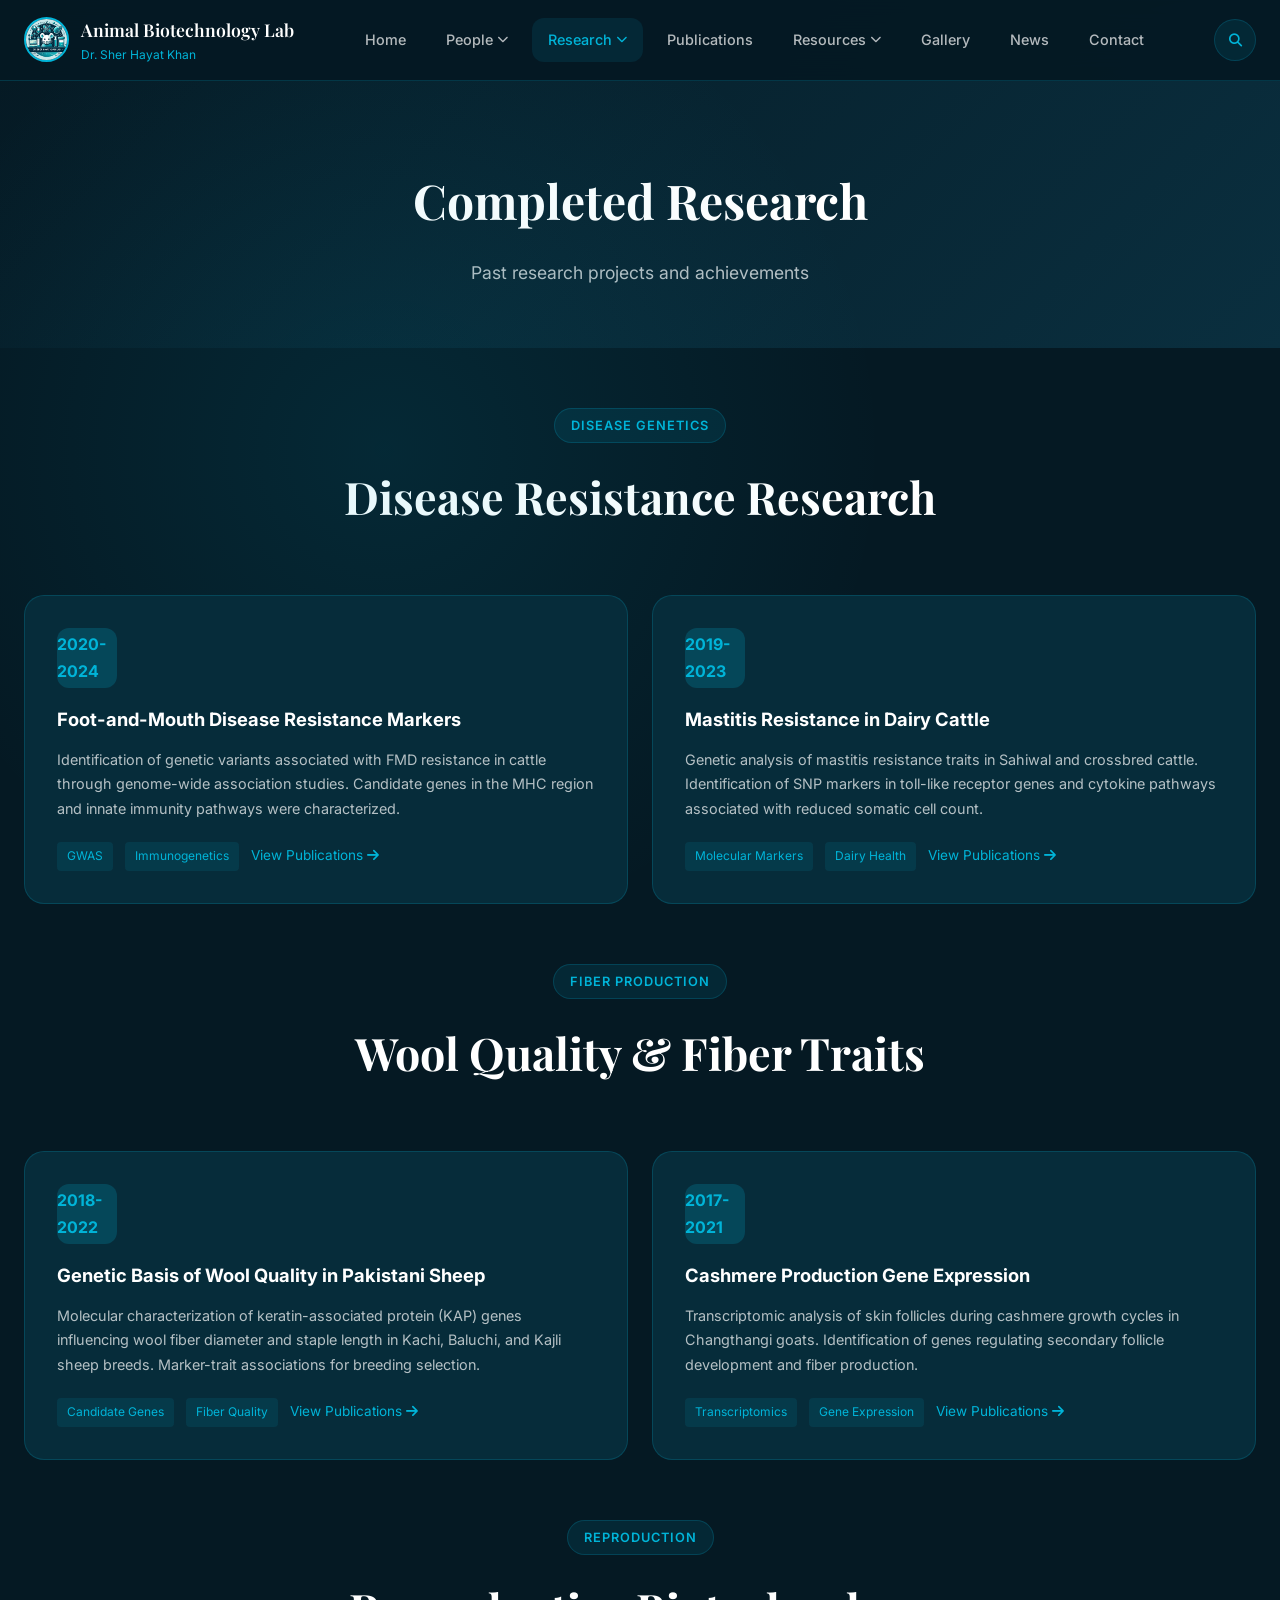
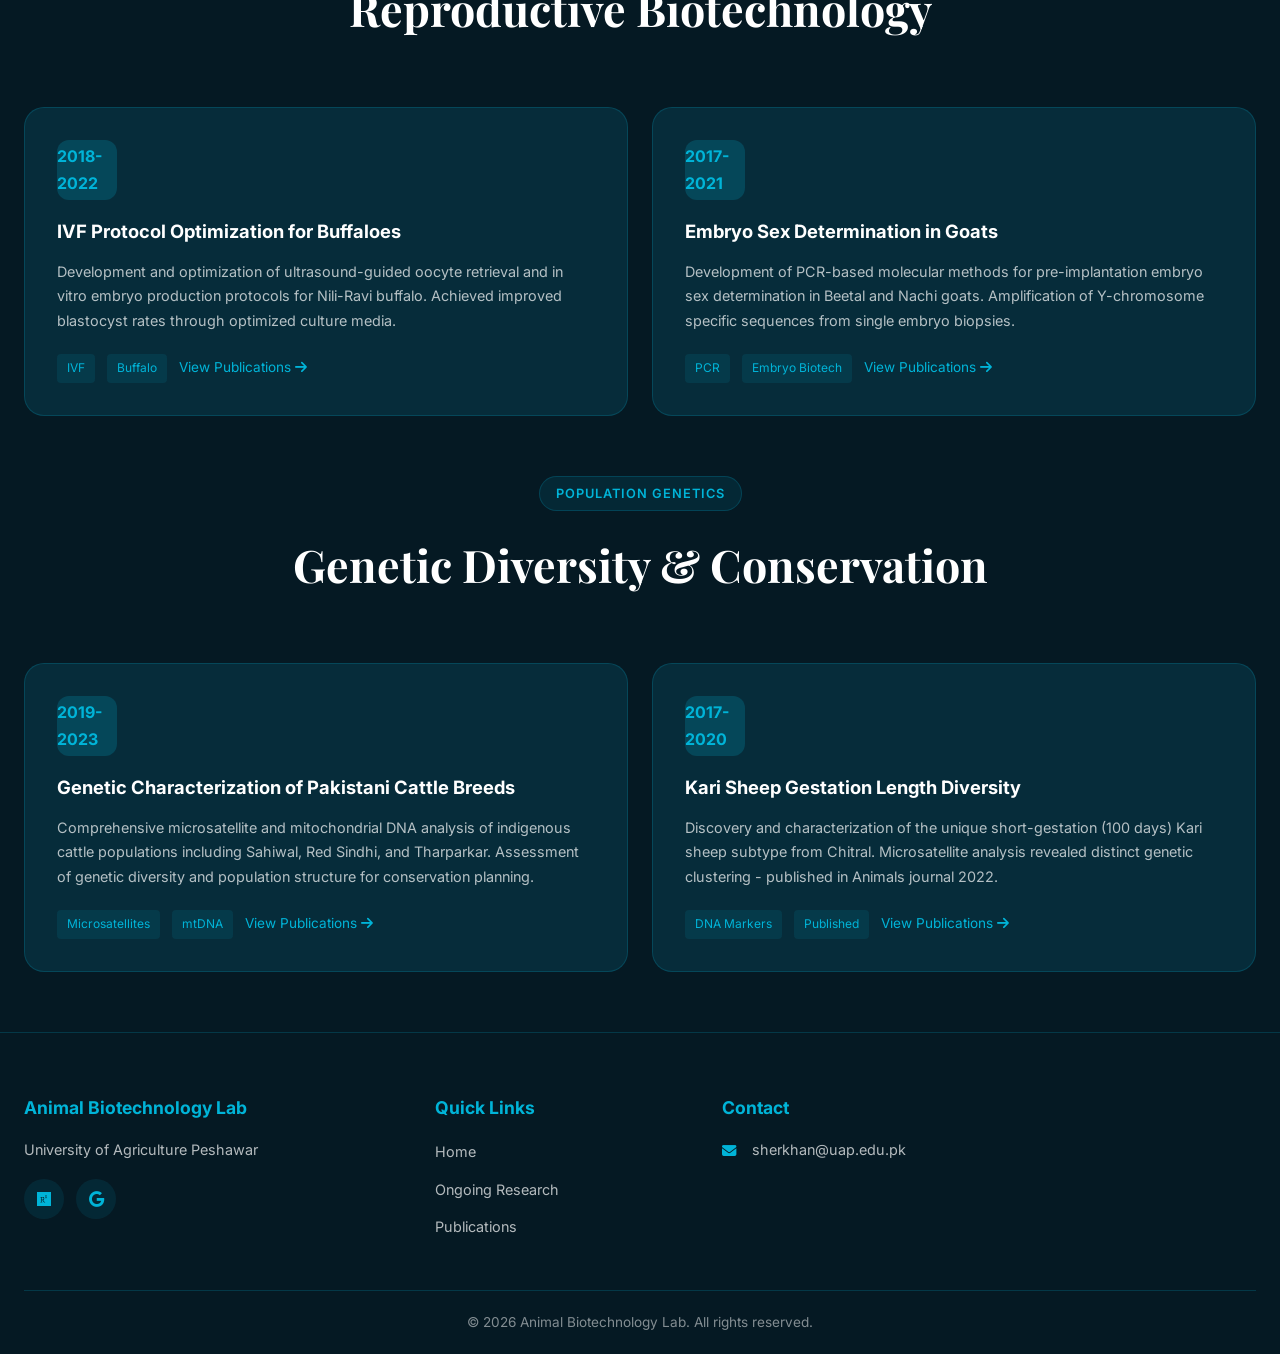
<file: pages/research-completed.html>
<!DOCTYPE html>
<html lang="en">
<head>
    <meta charset="UTF-8">
    <meta name="viewport" content="width=device-width, initial-scale=1.0">
    <title>Completed Research | Animal Biotechnology Lab</title>
    <link rel="stylesheet" href="../css/style.css">
    <link href="https://fonts.googleapis.com/css2?family=Inter:wght@300;400;500;600;700&family=Playfair+Display:wght@600;700&display=swap" rel="stylesheet">
    <link rel="stylesheet" href="https://cdnjs.cloudflare.com/ajax/libs/font-awesome/6.4.0/css/all.min.css">
</head>
<body>
    <nav class="navbar">
        <div class="nav-container">
            <div class="nav-brand"><img src="../images/logo.png" alt="Lab Logo" class="nav-logo" onerror="this.style.display='none'"><div class="nav-brand-text"><span class="nav-lab-name">Animal Biotechnology Lab</span><span class="nav-pi-name">Dr. Sher Hayat Khan</span></div></div>
            <button class="nav-toggle" id="navToggle"><span></span><span></span><span></span></button>
            <ul class="nav-menu" id="navMenu">
                <li><a href="../index.html">Home</a></li>
                <li class="dropdown"><a href="#">People <i class="fas fa-chevron-down"></i></a><ul class="dropdown-menu"><li><a href="key-personnel.html">Key Personnel</a></li><li><a href="members.html">All Members</a></li></ul></li>
                <li class="dropdown"><a href="#" class="active">Research <i class="fas fa-chevron-down"></i></a><ul class="dropdown-menu"><li><a href="research-ongoing.html">Ongoing Research</a></li><li><a href="research-completed.html">Completed Research</a></li></ul></li>
                <li><a href="publications.html">Publications</a></li>
                <li class="dropdown"><a href="#">Resources <i class="fas fa-chevron-down"></i></a><ul class="dropdown-menu"><li><a href="inventory.html">Inventory</a></li><li><a href="protocols.html">Protocols</a></li></ul></li>
                <li><a href="gallery.html">Gallery</a></li>
                <li><a href="news.html">News</a></li>
                <li><a href="contact.html">Contact</a></li>
            </ul>
            <div class="nav-search"><button class="search-btn" id="searchBtn"><i class="fas fa-search"></i></button></div>
        </div>
    </nav>

    <div class="search-modal" id="searchModal"><div class="search-container"><input type="text" class="search-input" id="searchInput" placeholder="Search..."><button class="search-close" id="searchClose"><i class="fas fa-times"></i></button><div class="search-results" id="searchResults"></div></div></div>

    <header class="page-header">
        <div class="container">
            <h1 class="page-title">Completed Research</h1>
            <p class="page-subtitle">Past research projects and achievements</p>
        </div>
    </header>

    <section class="content-section">
        <div class="container">
            <!-- Disease Resistance Research -->
            <div class="section-header">
                <span class="section-tag">Disease Genetics</span>
                <h2 class="section-title">Disease Resistance Research</h2>
            </div>
            <div class="research-grid">
                <div class="research-card">
                    <div style="margin-bottom: 16px;"><span class="pub-year" style="background: rgba(0,180,216,0.2); color: var(--accent);">2020-2024</span></div>
                    <h3>Foot-and-Mouth Disease Resistance Markers</h3>
                    <p>Identification of genetic variants associated with FMD resistance in cattle through genome-wide association studies. Candidate genes in the MHC region and innate immunity pathways were characterized.</p>
                    <div style="margin-top: 16px;">
                        <span style="display: inline-block; padding: 4px 10px; background: rgba(0,180,216,0.1); border-radius: 4px; font-size: 0.75rem; color: var(--accent); margin-right: 8px;">GWAS</span>
                        <span style="display: inline-block; padding: 4px 10px; background: rgba(0,180,216,0.1); border-radius: 4px; font-size: 0.75rem; color: var(--accent);">Immunogenetics</span>
                        <a href="publications.html" style="font-size: 0.85rem; color: var(--accent); margin-left: 8px;">View Publications <i class="fas fa-arrow-right"></i></a>
                    </div>
                </div>
                <div class="research-card">
                    <div style="margin-bottom: 16px;"><span class="pub-year" style="background: rgba(0,180,216,0.2); color: var(--accent);">2019-2023</span></div>
                    <h3>Mastitis Resistance in Dairy Cattle</h3>
                    <p>Genetic analysis of mastitis resistance traits in Sahiwal and crossbred cattle. Identification of SNP markers in toll-like receptor genes and cytokine pathways associated with reduced somatic cell count.</p>
                    <div style="margin-top: 16px;">
                        <span style="display: inline-block; padding: 4px 10px; background: rgba(0,180,216,0.1); border-radius: 4px; font-size: 0.75rem; color: var(--accent); margin-right: 8px;">Molecular Markers</span>
                        <span style="display: inline-block; padding: 4px 10px; background: rgba(0,180,216,0.1); border-radius: 4px; font-size: 0.75rem; color: var(--accent);">Dairy Health</span>
                        <a href="publications.html" style="font-size: 0.85rem; color: var(--accent); margin-left: 8px;">View Publications <i class="fas fa-arrow-right"></i></a>
                    </div>
                </div>
            </div>

            <!-- Wool Quality Research -->
            <div class="section-header" style="margin-top: 60px;">
                <span class="section-tag">Fiber Production</span>
                <h2 class="section-title">Wool Quality & Fiber Traits</h2>
            </div>
            <div class="research-grid">
                <div class="research-card">
                    <div style="margin-bottom: 16px;"><span class="pub-year" style="background: rgba(0,180,216,0.2); color: var(--accent);">2018-2022</span></div>
                    <h3>Genetic Basis of Wool Quality in Pakistani Sheep</h3>
                    <p>Molecular characterization of keratin-associated protein (KAP) genes influencing wool fiber diameter and staple length in Kachi, Baluchi, and Kajli sheep breeds. Marker-trait associations for breeding selection.</p>
                    <div style="margin-top: 16px;">
                        <span style="display: inline-block; padding: 4px 10px; background: rgba(0,180,216,0.1); border-radius: 4px; font-size: 0.75rem; color: var(--accent); margin-right: 8px;">Candidate Genes</span>
                        <span style="display: inline-block; padding: 4px 10px; background: rgba(0,180,216,0.1); border-radius: 4px; font-size: 0.75rem; color: var(--accent);">Fiber Quality</span>
                        <a href="publications.html" style="font-size: 0.85rem; color: var(--accent); margin-left: 8px;">View Publications <i class="fas fa-arrow-right"></i></a>
                    </div>
                </div>
                <div class="research-card">
                    <div style="margin-bottom: 16px;"><span class="pub-year" style="background: rgba(0,180,216,0.2); color: var(--accent);">2017-2021</span></div>
                    <h3>Cashmere Production Gene Expression</h3>
                    <p>Transcriptomic analysis of skin follicles during cashmere growth cycles in Changthangi goats. Identification of genes regulating secondary follicle development and fiber production.</p>
                    <div style="margin-top: 16px;">
                        <span style="display: inline-block; padding: 4px 10px; background: rgba(0,180,216,0.1); border-radius: 4px; font-size: 0.75rem; color: var(--accent); margin-right: 8px;">Transcriptomics</span>
                        <span style="display: inline-block; padding: 4px 10px; background: rgba(0,180,216,0.1); border-radius: 4px; font-size: 0.75rem; color: var(--accent);">Gene Expression</span>
                        <a href="publications.html" style="font-size: 0.85rem; color: var(--accent); margin-left: 8px;">View Publications <i class="fas fa-arrow-right"></i></a>
                    </div>
                </div>
            </div>

            <!-- Reproductive Biotechnology -->
            <div class="section-header" style="margin-top: 60px;">
                <span class="section-tag">Reproduction</span>
                <h2 class="section-title">Reproductive Biotechnology</h2>
            </div>
            <div class="research-grid">
                <div class="research-card">
                    <div style="margin-bottom: 16px;"><span class="pub-year" style="background: rgba(0,180,216,0.2); color: var(--accent);">2018-2022</span></div>
                    <h3>IVF Protocol Optimization for Buffaloes</h3>
                    <p>Development and optimization of ultrasound-guided oocyte retrieval and in vitro embryo production protocols for Nili-Ravi buffalo. Achieved improved blastocyst rates through optimized culture media.</p>
                    <div style="margin-top: 16px;">
                        <span style="display: inline-block; padding: 4px 10px; background: rgba(0,180,216,0.1); border-radius: 4px; font-size: 0.75rem; color: var(--accent); margin-right: 8px;">IVF</span>
                        <span style="display: inline-block; padding: 4px 10px; background: rgba(0,180,216,0.1); border-radius: 4px; font-size: 0.75rem; color: var(--accent);">Buffalo</span>
                        <a href="publications.html" style="font-size: 0.85rem; color: var(--accent); margin-left: 8px;">View Publications <i class="fas fa-arrow-right"></i></a>
                    </div>
                </div>
                <div class="research-card">
                    <div style="margin-bottom: 16px;"><span class="pub-year" style="background: rgba(0,180,216,0.2); color: var(--accent);">2017-2021</span></div>
                    <h3>Embryo Sex Determination in Goats</h3>
                    <p>Development of PCR-based molecular methods for pre-implantation embryo sex determination in Beetal and Nachi goats. Amplification of Y-chromosome specific sequences from single embryo biopsies.</p>
                    <div style="margin-top: 16px;">
                        <span style="display: inline-block; padding: 4px 10px; background: rgba(0,180,216,0.1); border-radius: 4px; font-size: 0.75rem; color: var(--accent); margin-right: 8px;">PCR</span>
                        <span style="display: inline-block; padding: 4px 10px; background: rgba(0,180,216,0.1); border-radius: 4px; font-size: 0.75rem; color: var(--accent);">Embryo Biotech</span>
                        <a href="publications.html" style="font-size: 0.85rem; color: var(--accent); margin-left: 8px;">View Publications <i class="fas fa-arrow-right"></i></a>
                    </div>
                </div>
            </div>

            <!-- Genetic Diversity Studies -->
            <div class="section-header" style="margin-top: 60px;">
                <span class="section-tag">Population Genetics</span>
                <h2 class="section-title">Genetic Diversity & Conservation</h2>
            </div>
            <div class="research-grid">
                <div class="research-card">
                    <div style="margin-bottom: 16px;"><span class="pub-year" style="background: rgba(0,180,216,0.2); color: var(--accent);">2019-2023</span></div>
                    <h3>Genetic Characterization of Pakistani Cattle Breeds</h3>
                    <p>Comprehensive microsatellite and mitochondrial DNA analysis of indigenous cattle populations including Sahiwal, Red Sindhi, and Tharparkar. Assessment of genetic diversity and population structure for conservation planning.</p>
                    <div style="margin-top: 16px;">
                        <span style="display: inline-block; padding: 4px 10px; background: rgba(0,180,216,0.1); border-radius: 4px; font-size: 0.75rem; color: var(--accent); margin-right: 8px;">Microsatellites</span>
                        <span style="display: inline-block; padding: 4px 10px; background: rgba(0,180,216,0.1); border-radius: 4px; font-size: 0.75rem; color: var(--accent);">mtDNA</span>
                        <a href="publications.html" style="font-size: 0.85rem; color: var(--accent); margin-left: 8px;">View Publications <i class="fas fa-arrow-right"></i></a>
                    </div>
                </div>
                <div class="research-card">
                    <div style="margin-bottom: 16px;"><span class="pub-year" style="background: rgba(0,180,216,0.2); color: var(--accent);">2017-2020</span></div>
                    <h3>Kari Sheep Gestation Length Diversity</h3>
                    <p>Discovery and characterization of the unique short-gestation (100 days) Kari sheep subtype from Chitral. Microsatellite analysis revealed distinct genetic clustering - published in Animals journal 2022.</p>
                    <div style="margin-top: 16px;">
                        <span style="display: inline-block; padding: 4px 10px; background: rgba(0,180,216,0.1); border-radius: 4px; font-size: 0.75rem; color: var(--accent); margin-right: 8px;">DNA Markers</span>
                        <span style="display: inline-block; padding: 4px 10px; background: rgba(0,180,216,0.1); border-radius: 4px; font-size: 0.75rem; color: var(--accent);">Published</span>
                        <a href="publications.html" style="font-size: 0.85rem; color: var(--accent); margin-left: 8px;">View Publications <i class="fas fa-arrow-right"></i></a>
                    </div>
                </div>
            </div>
        </div>
    </section>

    <footer class="footer">
        <div class="container">
            <div class="footer-grid">
                <div class="footer-col"><h4>Animal Biotechnology Lab</h4><p>University of Agriculture Peshawar</p><div class="footer-social"><a href="#"><i class="fab fa-researchgate"></i></a><a href="#"><i class="fab fa-google"></i></a></div></div>
                <div class="footer-col"><h4>Quick Links</h4><ul class="footer-links"><li><a href="../index.html">Home</a></li><li><a href="research-ongoing.html">Ongoing Research</a></li><li><a href="publications.html">Publications</a></li></ul></div>
                <div class="footer-col"><h4>Contact</h4><ul class="footer-contact"><li><i class="fas fa-envelope"></i> sherkhan@uap.edu.pk</li></ul></div>
            </div>
            <div class="footer-bottom"><p>&copy; 2026 Animal Biotechnology Lab. All rights reserved.</p></div>
        </div>
    </footer>
    <script src="../js/main.js"></script>
</body>
</html>
</file>
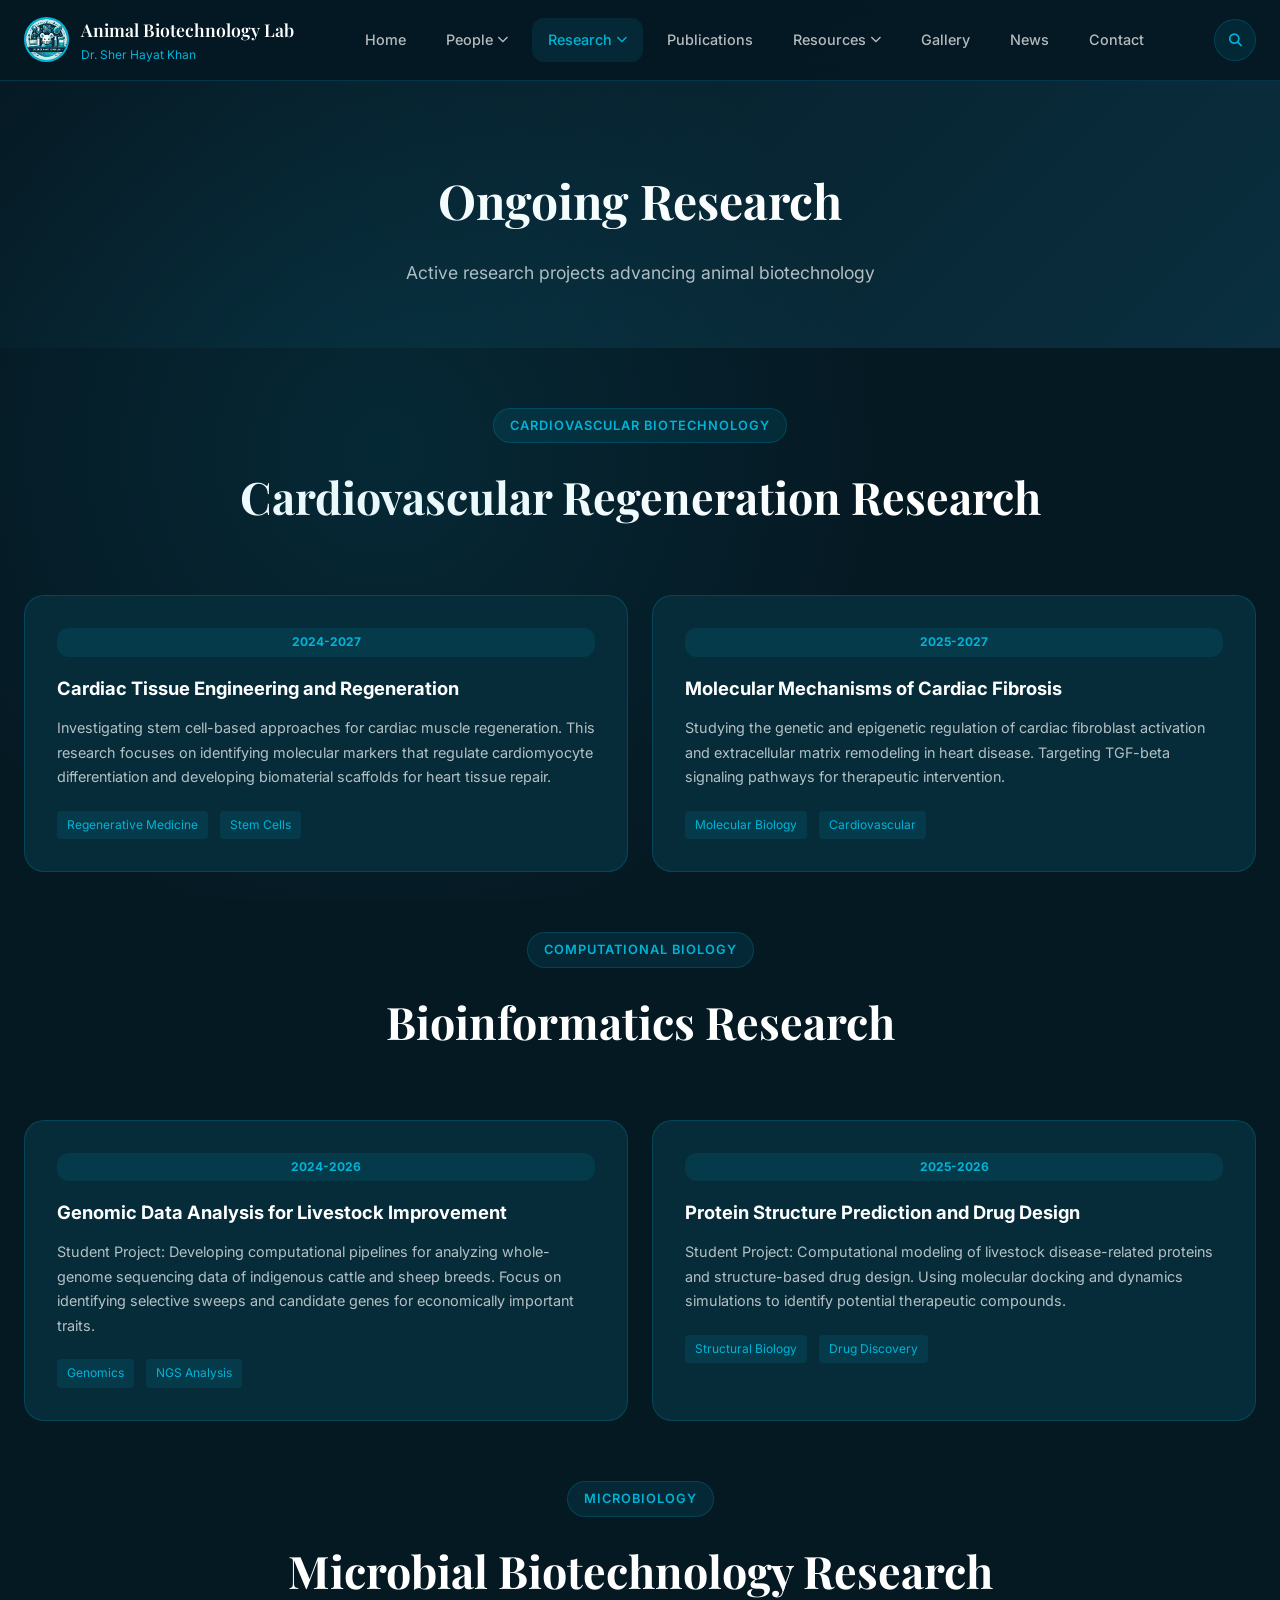
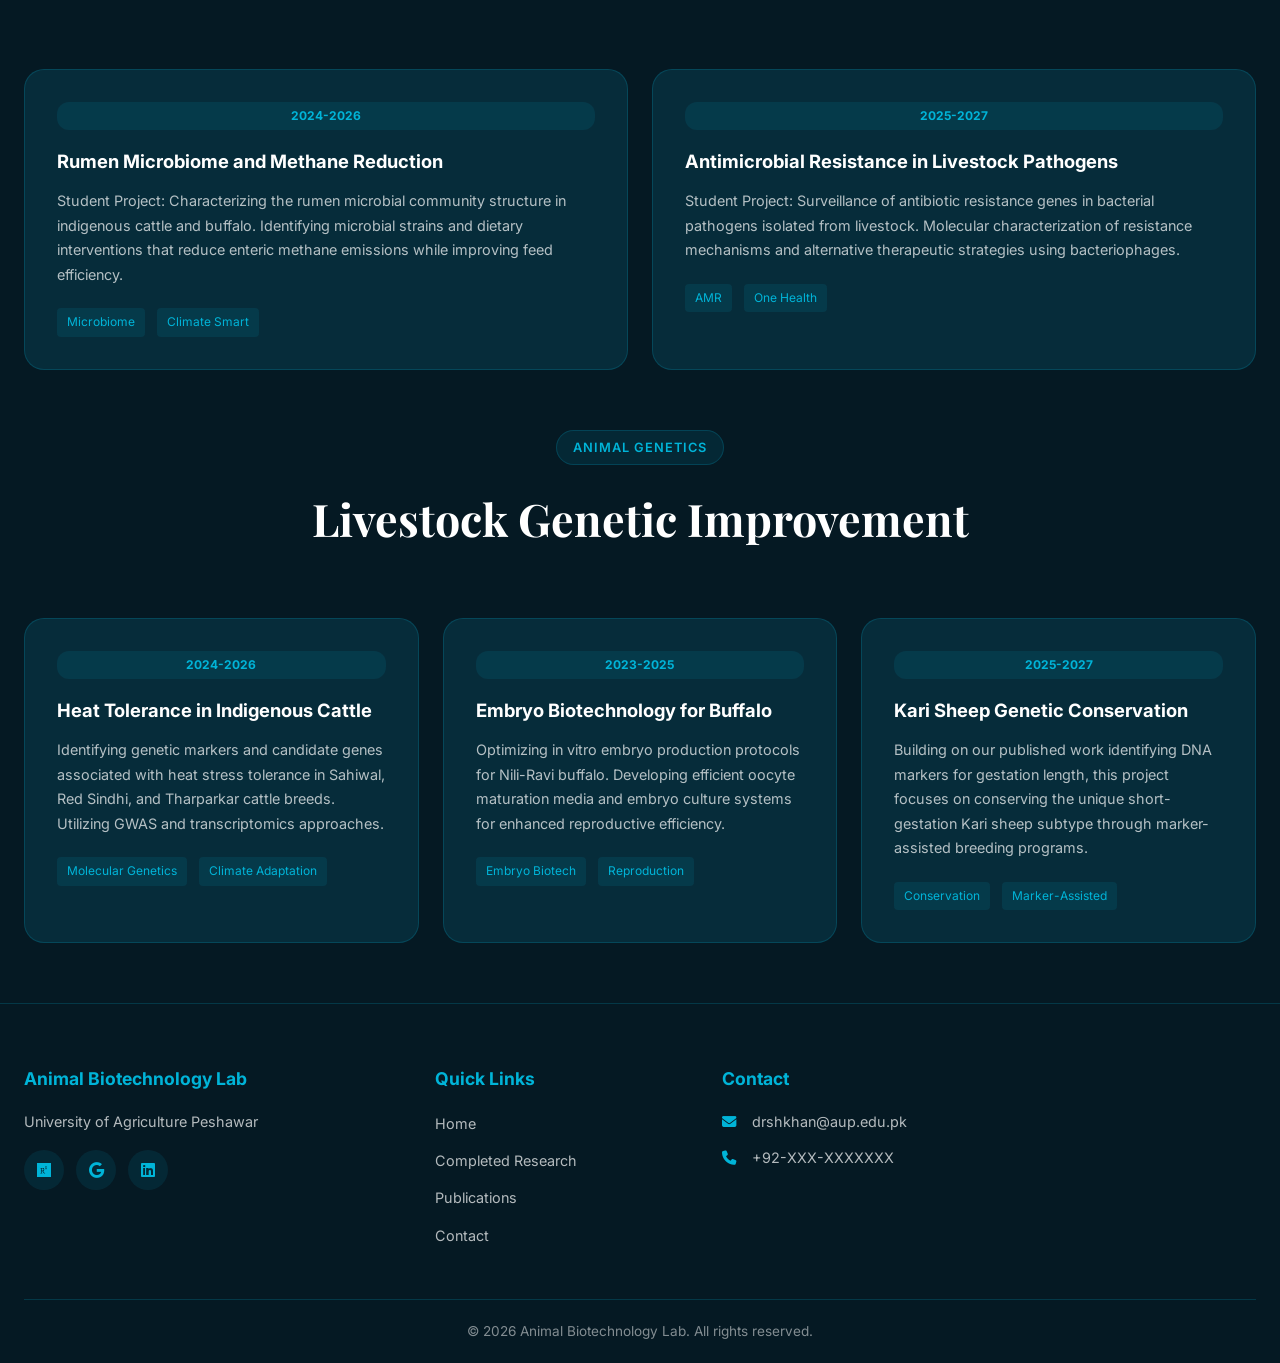
<file: pages/research-ongoing.html>
<!DOCTYPE html>
<html lang="en">
<head>
    <meta charset="UTF-8">
    <meta name="viewport" content="width=device-width, initial-scale=1.0">
    <title>Ongoing Research | Animal Biotechnology Lab</title>
    <link rel="stylesheet" href="../css/style.css">
    <link href="https://fonts.googleapis.com/css2?family=Inter:wght@300;400;500;600;700&family=Playfair+Display:wght@600;700&display=swap" rel="stylesheet">
    <link rel="stylesheet" href="https://cdnjs.cloudflare.com/ajax/libs/font-awesome/6.4.0/css/all.min.css">
</head>
<body>
    <nav class="navbar">
        <div class="nav-container">
            <div class="nav-brand">
                <img src="../images/logo.png" alt="Lab Logo" class="nav-logo" onerror="this.style.display='none'">
                <div class="nav-brand-text"><span class="nav-lab-name">Animal Biotechnology Lab</span><span class="nav-pi-name">Dr. Sher Hayat Khan</span></div>
            </div>
            <button class="nav-toggle" id="navToggle"><span></span><span></span><span></span></button>
            <ul class="nav-menu" id="navMenu">
                <li><a href="../index.html">Home</a></li>
                <li class="dropdown"><a href="#">People <i class="fas fa-chevron-down"></i></a><ul class="dropdown-menu"><li><a href="key-personnel.html">Key Personnel</a></li><li><a href="members.html">All Members</a></li></ul></li>
                <li class="dropdown"><a href="#" class="active">Research <i class="fas fa-chevron-down"></i></a><ul class="dropdown-menu"><li><a href="research-ongoing.html">Ongoing Research</a></li><li><a href="research-completed.html">Completed Research</a></li></ul></li>
                <li><a href="publications.html">Publications</a></li>
                <li class="dropdown"><a href="#">Resources <i class="fas fa-chevron-down"></i></a><ul class="dropdown-menu"><li><a href="inventory.html">Inventory</a></li><li><a href="protocols.html">Protocols</a></li></ul></li>
                <li><a href="gallery.html">Gallery</a></li>
                <li><a href="news.html">News</a></li>
                <li><a href="contact.html">Contact</a></li>
            </ul>
            <div class="nav-search"><button class="search-btn" id="searchBtn"><i class="fas fa-search"></i></button></div>
        </div>
    </nav>

    <div class="search-modal" id="searchModal"><div class="search-container"><input type="text" class="search-input" id="searchInput" placeholder="Search..."><button class="search-close" id="searchClose"><i class="fas fa-times"></i></button><div class="search-results" id="searchResults"></div></div></div>

    <header class="page-header">
        <div class="container">
            <h1 class="page-title">Ongoing Research</h1>
            <p class="page-subtitle">Active research projects advancing animal biotechnology</p>
        </div>
    </header>

    <section class="content-section">
        <div class="container">
            <!-- Cardiovascular Regeneration Research -->
            <div class="section-header">
                <span class="section-tag">Cardiovascular Biotechnology</span>
                <h2 class="section-title">Cardiovascular Regeneration Research</h2>
            </div>
            <div class="research-grid">
                <div class="research-card">
                    <span class="pub-year" style="width: auto; height: auto; padding: 4px 12px; font-size: 0.75rem;">2024-2027</span>
                    <h3 style="margin-top: 16px;">Cardiac Tissue Engineering and Regeneration</h3>
                    <p>Investigating stem cell-based approaches for cardiac muscle regeneration. This research focuses on identifying molecular markers that regulate cardiomyocyte differentiation and developing biomaterial scaffolds for heart tissue repair.</p>
                    <div style="margin-top: 16px;">
                        <span style="display: inline-block; padding: 4px 10px; background: rgba(0,180,216,0.1); border-radius: 4px; font-size: 0.75rem; color: var(--accent); margin-right: 8px;">Regenerative Medicine</span>
                        <span style="display: inline-block; padding: 4px 10px; background: rgba(0,180,216,0.1); border-radius: 4px; font-size: 0.75rem; color: var(--accent);">Stem Cells</span>
                    </div>
                </div>
                <div class="research-card">
                    <span class="pub-year" style="width: auto; height: auto; padding: 4px 12px; font-size: 0.75rem;">2025-2027</span>
                    <h3 style="margin-top: 16px;">Molecular Mechanisms of Cardiac Fibrosis</h3>
                    <p>Studying the genetic and epigenetic regulation of cardiac fibroblast activation and extracellular matrix remodeling in heart disease. Targeting TGF-beta signaling pathways for therapeutic intervention.</p>
                    <div style="margin-top: 16px;">
                        <span style="display: inline-block; padding: 4px 10px; background: rgba(0,180,216,0.1); border-radius: 4px; font-size: 0.75rem; color: var(--accent); margin-right: 8px;">Molecular Biology</span>
                        <span style="display: inline-block; padding: 4px 10px; background: rgba(0,180,216,0.1); border-radius: 4px; font-size: 0.75rem; color: var(--accent);">Cardiovascular</span>
                    </div>
                </div>
            </div>

            <!-- Bioinformatics Research -->
            <div class="section-header" style="margin-top: 60px;">
                <span class="section-tag">Computational Biology</span>
                <h2 class="section-title">Bioinformatics Research</h2>
            </div>
            <div class="research-grid">
                <div class="research-card">
                    <span class="pub-year" style="width: auto; height: auto; padding: 4px 12px; font-size: 0.75rem;">2024-2026</span>
                    <h3 style="margin-top: 16px;">Genomic Data Analysis for Livestock Improvement</h3>
                    <p>Student Project: Developing computational pipelines for analyzing whole-genome sequencing data of indigenous cattle and sheep breeds. Focus on identifying selective sweeps and candidate genes for economically important traits.</p>
                    <div style="margin-top: 16px;">
                        <span style="display: inline-block; padding: 4px 10px; background: rgba(0,180,216,0.1); border-radius: 4px; font-size: 0.75rem; color: var(--accent); margin-right: 8px;">Genomics</span>
                        <span style="display: inline-block; padding: 4px 10px; background: rgba(0,180,216,0.1); border-radius: 4px; font-size: 0.75rem; color: var(--accent);">NGS Analysis</span>
                    </div>
                </div>
                <div class="research-card">
                    <span class="pub-year" style="width: auto; height: auto; padding: 4px 12px; font-size: 0.75rem;">2025-2026</span>
                    <h3 style="margin-top: 16px;">Protein Structure Prediction and Drug Design</h3>
                    <p>Student Project: Computational modeling of livestock disease-related proteins and structure-based drug design. Using molecular docking and dynamics simulations to identify potential therapeutic compounds.</p>
                    <div style="margin-top: 16px;">
                        <span style="display: inline-block; padding: 4px 10px; background: rgba(0,180,216,0.1); border-radius: 4px; font-size: 0.75rem; color: var(--accent); margin-right: 8px;">Structural Biology</span>
                        <span style="display: inline-block; padding: 4px 10px; background: rgba(0,180,216,0.1); border-radius: 4px; font-size: 0.75rem; color: var(--accent);">Drug Discovery</span>
                    </div>
                </div>
            </div>

            <!-- Microbial Research -->
            <div class="section-header" style="margin-top: 60px;">
                <span class="section-tag">Microbiology</span>
                <h2 class="section-title">Microbial Biotechnology Research</h2>
            </div>
            <div class="research-grid">
                <div class="research-card">
                    <span class="pub-year" style="width: auto; height: auto; padding: 4px 12px; font-size: 0.75rem;">2024-2026</span>
                    <h3 style="margin-top: 16px;">Rumen Microbiome and Methane Reduction</h3>
                    <p>Student Project: Characterizing the rumen microbial community structure in indigenous cattle and buffalo. Identifying microbial strains and dietary interventions that reduce enteric methane emissions while improving feed efficiency.</p>
                    <div style="margin-top: 16px;">
                        <span style="display: inline-block; padding: 4px 10px; background: rgba(0,180,216,0.1); border-radius: 4px; font-size: 0.75rem; color: var(--accent); margin-right: 8px;">Microbiome</span>
                        <span style="display: inline-block; padding: 4px 10px; background: rgba(0,180,216,0.1); border-radius: 4px; font-size: 0.75rem; color: var(--accent);">Climate Smart</span>
                    </div>
                </div>
                <div class="research-card">
                    <span class="pub-year" style="width: auto; height: auto; padding: 4px 12px; font-size: 0.75rem;">2025-2027</span>
                    <h3 style="margin-top: 16px;">Antimicrobial Resistance in Livestock Pathogens</h3>
                    <p>Student Project: Surveillance of antibiotic resistance genes in bacterial pathogens isolated from livestock. Molecular characterization of resistance mechanisms and alternative therapeutic strategies using bacteriophages.</p>
                    <div style="margin-top: 16px;">
                        <span style="display: inline-block; padding: 4px 10px; background: rgba(0,180,216,0.1); border-radius: 4px; font-size: 0.75rem; color: var(--accent); margin-right: 8px;">AMR</span>
                        <span style="display: inline-block; padding: 4px 10px; background: rgba(0,180,216,0.1); border-radius: 4px; font-size: 0.75rem; color: var(--accent);">One Health</span>
                    </div>
                </div>
            </div>

            <!-- Livestock Genetics Research -->
            <div class="section-header" style="margin-top: 60px;">
                <span class="section-tag">Animal Genetics</span>
                <h2 class="section-title">Livestock Genetic Improvement</h2>
            </div>
            <div class="research-grid">
                <div class="research-card">
                    <span class="pub-year" style="width: auto; height: auto; padding: 4px 12px; font-size: 0.75rem;">2024-2026</span>
                    <h3 style="margin-top: 16px;">Heat Tolerance in Indigenous Cattle</h3>
                    <p>Identifying genetic markers and candidate genes associated with heat stress tolerance in Sahiwal, Red Sindhi, and Tharparkar cattle breeds. Utilizing GWAS and transcriptomics approaches.</p>
                    <div style="margin-top: 16px;">
                        <span style="display: inline-block; padding: 4px 10px; background: rgba(0,180,216,0.1); border-radius: 4px; font-size: 0.75rem; color: var(--accent); margin-right: 8px;">Molecular Genetics</span>
                        <span style="display: inline-block; padding: 4px 10px; background: rgba(0,180,216,0.1); border-radius: 4px; font-size: 0.75rem; color: var(--accent);">Climate Adaptation</span>
                    </div>
                </div>
                <div class="research-card">
                    <span class="pub-year" style="width: auto; height: auto; padding: 4px 12px; font-size: 0.75rem;">2023-2025</span>
                    <h3 style="margin-top: 16px;">Embryo Biotechnology for Buffalo</h3>
                    <p>Optimizing in vitro embryo production protocols for Nili-Ravi buffalo. Developing efficient oocyte maturation media and embryo culture systems for enhanced reproductive efficiency.</p>
                    <div style="margin-top: 16px;">
                        <span style="display: inline-block; padding: 4px 10px; background: rgba(0,180,216,0.1); border-radius: 4px; font-size: 0.75rem; color: var(--accent); margin-right: 8px;">Embryo Biotech</span>
                        <span style="display: inline-block; padding: 4px 10px; background: rgba(0,180,216,0.1); border-radius: 4px; font-size: 0.75rem; color: var(--accent);">Reproduction</span>
                    </div>
                </div>
                <div class="research-card">
                    <span class="pub-year" style="width: auto; height: auto; padding: 4px 12px; font-size: 0.75rem;">2025-2027</span>
                    <h3 style="margin-top: 16px;">Kari Sheep Genetic Conservation</h3>
                    <p>Building on our published work identifying DNA markers for gestation length, this project focuses on conserving the unique short-gestation Kari sheep subtype through marker-assisted breeding programs.</p>
                    <div style="margin-top: 16px;">
                        <span style="display: inline-block; padding: 4px 10px; background: rgba(0,180,216,0.1); border-radius: 4px; font-size: 0.75rem; color: var(--accent); margin-right: 8px;">Conservation</span>
                        <span style="display: inline-block; padding: 4px 10px; background: rgba(0,180,216,0.1); border-radius: 4px; font-size: 0.75rem; color: var(--accent);">Marker-Assisted</span>
                    </div>
                </div>
            </div>
        </div>
    </section>

    <footer class="footer">
        <div class="container">
            <div class="footer-grid">
                <div class="footer-col"><h4>Animal Biotechnology Lab</h4><p>University of Agriculture Peshawar</p><div class="footer-social"><a href="#"><i class="fab fa-researchgate"></i></a><a href="#"><i class="fab fa-google"></i></a><a href="#"><i class="fab fa-linkedin"></i></a></div></div>
                <div class="footer-col"><h4>Quick Links</h4><ul class="footer-links"><li><a href="../index.html">Home</a></li><li><a href="research-completed.html">Completed Research</a></li><li><a href="publications.html">Publications</a></li><li><a href="contact.html">Contact</a></li></ul></div>
                <div class="footer-col"><h4>Contact</h4><ul class="footer-contact"><li><i class="fas fa-envelope"></i> drshkhan@aup.edu.pk</li><li><i class="fas fa-phone"></i> +92-XXX-XXXXXXX</li></ul></div>
            </div>
            <div class="footer-bottom"><p>&copy; 2026 Animal Biotechnology Lab. All rights reserved.</p></div>
        </div>
    </footer>
    <script src="../js/main.js"></script>
</body>
</html>
</file>
<file: css/style.css>
/* ========================================
   Animal Biotechnology Lab - Modern Theme
   Color Palette: Deep Teal, Cyan, White
   ======================================== */

/* CSS Variables */
:root {
    --primary-dark: #0a2f3f;
    --primary: #0d4a63;
    --primary-light: #147495;
    --accent: #00b4d8;
    --accent-light: #48cae4;
    --accent-glow: rgba(0, 180, 216, 0.3);
    --bg-dark: #051923;
    --bg-card: #062c3a;
    --bg-card-hover: #0a3d52;
    --text-primary: #ffffff;
    --text-secondary: rgba(255, 255, 255, 0.7);
    --text-muted: rgba(255, 255, 255, 0.5);
    --border-color: rgba(0, 180, 216, 0.2);
    --shadow: 0 10px 40px rgba(0, 0, 0, 0.3);
    --shadow-glow: 0 0 30px rgba(0, 180, 216, 0.2);
    --gradient-primary: linear-gradient(135deg, var(--primary-dark) 0%, var(--primary) 100%);
    --gradient-accent: linear-gradient(135deg, var(--accent) 0%, var(--accent-light) 100%);
    --font-heading: 'Playfair Display', Georgia, serif;
    --font-body: 'Inter', -apple-system, sans-serif;
    --transition: all 0.3s ease;
    --radius: 12px;
    --radius-lg: 20px;
}

/* Reset & Base */
*, *::before, *::after {
    margin: 0;
    padding: 0;
    box-sizing: border-box;
}

html {
    scroll-behavior: smooth;
}

body {
    font-family: var(--font-body);
    background-color: var(--bg-dark);
    background-image:
        radial-gradient(ellipse at 10% 20%, rgba(0, 180, 216, 0.04) 0%, transparent 40%),
        radial-gradient(ellipse at 90% 80%, rgba(0, 180, 216, 0.04) 0%, transparent 40%);
    background-attachment: fixed;
    color: var(--text-primary);
    line-height: 1.7;
    overflow-x: hidden;
}

a {
    text-decoration: none;
    color: inherit;
    transition: var(--transition);
}

ul {
    list-style: none;
}

img {
    max-width: 100%;
    height: auto;
}

/* Container */
.container {
    max-width: 1280px;
    margin: 0 auto;
    padding: 0 24px;
}

/* Navigation */
.navbar {
    position: fixed;
    top: 0;
    left: 0;
    right: 0;
    z-index: 1000;
    background: rgba(5, 25, 35, 0.95);
    backdrop-filter: blur(20px);
    border-bottom: 1px solid var(--border-color);
    transition: var(--transition);
}

.navbar.scrolled {
    background: rgba(5, 25, 35, 0.98);
    box-shadow: var(--shadow);
}

.nav-container {
    display: flex;
    align-items: center;
    justify-content: space-between;
    max-width: 1400px;
    margin: 0 auto;
    padding: 0 24px;
    height: 80px;
}

.nav-brand {
    display: flex;
    align-items: center;
    gap: 12px;
}

.nav-logo {
    width: 45px;
    height: 45px;
    border-radius: 50%;
    object-fit: cover;
    border: 2px solid var(--accent);
}

.nav-brand-text {
    display: flex;
    flex-direction: column;
}

.nav-lab-name {
    font-family: var(--font-heading);
    font-size: 1.1rem;
    font-weight: 600;
    color: var(--text-primary);
}

.nav-pi-name {
    font-size: 0.75rem;
    color: var(--accent);
}

.nav-menu {
    display: flex;
    align-items: center;
    gap: 8px;
}

.nav-menu > li > a {
    display: flex;
    align-items: center;
    gap: 4px;
    padding: 10px 16px;
    font-size: 0.9rem;
    font-weight: 500;
    color: var(--text-secondary);
    border-radius: var(--radius);
    transition: var(--transition);
}

.nav-menu > li > a:hover,
.nav-menu > li > a.active {
    color: var(--accent);
    background: rgba(0, 180, 216, 0.1);
}

.nav-menu > li > a i {
    font-size: 0.7rem;
}

/* Dropdown */
.dropdown {
    position: relative;
}

.dropdown-menu {
    position: absolute;
    top: 100%;
    left: 0;
    min-width: 200px;
    background: var(--bg-card);
    border: 1px solid var(--border-color);
    border-radius: var(--radius);
    padding: 8px;
    opacity: 0;
    visibility: hidden;
    transform: translateY(10px);
    transition: var(--transition);
    box-shadow: var(--shadow);
}

.dropdown:hover .dropdown-menu {
    opacity: 1;
    visibility: visible;
    transform: translateY(0);
}

.dropdown-menu a {
    display: block;
    padding: 10px 16px;
    font-size: 0.85rem;
    color: var(--text-secondary);
    border-radius: 8px;
    transition: var(--transition);
}

.dropdown-menu a:hover {
    color: var(--accent);
    background: rgba(0, 180, 216, 0.1);
}

/* Search Button */
.search-btn {
    background: rgba(0, 180, 216, 0.1);
    border: 1px solid var(--border-color);
    color: var(--accent);
    width: 42px;
    height: 42px;
    border-radius: 50%;
    cursor: pointer;
    transition: var(--transition);
}

.search-btn:hover {
    background: var(--accent);
    color: var(--bg-dark);
}

/* Mobile Toggle */
.nav-toggle {
    display: none;
    flex-direction: column;
    gap: 5px;
    background: none;
    border: none;
    cursor: pointer;
    padding: 10px;
}

.nav-toggle span {
    width: 25px;
    height: 2px;
    background: var(--text-primary);
    transition: var(--transition);
}

/* Search Modal */
.search-modal {
    position: fixed;
    top: 0;
    left: 0;
    right: 0;
    bottom: 0;
    background: rgba(5, 25, 35, 0.95);
    backdrop-filter: blur(20px);
    z-index: 2000;
    display: flex;
    align-items: flex-start;
    justify-content: center;
    padding-top: 120px;
    opacity: 0;
    visibility: hidden;
    transition: var(--transition);
}

.search-modal.active {
    opacity: 1;
    visibility: visible;
}

.search-container {
    width: 100%;
    max-width: 700px;
    padding: 0 24px;
    position: relative;
}

.search-input {
    width: 100%;
    padding: 20px 60px 20px 24px;
    font-size: 1.25rem;
    font-family: var(--font-body);
    background: var(--bg-card);
    border: 2px solid var(--border-color);
    border-radius: var(--radius-lg);
    color: var(--text-primary);
    outline: none;
    transition: var(--transition);
}

.search-input:focus {
    border-color: var(--accent);
    box-shadow: var(--shadow-glow);
}

.search-input::placeholder {
    color: var(--text-muted);
}

.search-close {
    position: absolute;
    right: 45px;
    top: 50%;
    transform: translateY(-50%);
    background: none;
    border: none;
    color: var(--text-muted);
    font-size: 1.5rem;
    cursor: pointer;
    transition: var(--transition);
}

.search-close:hover {
    color: var(--accent);
}

.search-results {
    margin-top: 24px;
    max-height: 400px;
    overflow-y: auto;
}

.search-result-item {
    display: block;
    padding: 16px 20px;
    background: var(--bg-card);
    border-radius: var(--radius);
    margin-bottom: 8px;
    border: 1px solid transparent;
    transition: var(--transition);
}

.search-result-item:hover {
    border-color: var(--accent);
    background: var(--bg-card-hover);
}

.search-result-item h4 {
    font-size: 1rem;
    margin-bottom: 4px;
}

.search-result-item p {
    font-size: 0.85rem;
    color: var(--text-muted);
}

/* Hero Section */
.hero {
    min-height: 100vh;
    display: flex;
    align-items: center;
    justify-content: center;
    position: relative;
    background:
        linear-gradient(135deg, rgba(5, 25, 35, 0.9) 0%, rgba(10, 47, 63, 0.85) 50%, rgba(5, 25, 35, 0.9) 100%),
        url('../images/hero-bg-pattern.svg') center/cover no-repeat,
        url('../images/hero-lab-bg.jpg') center/cover no-repeat;
    overflow: hidden;
}

.hero::before {
    content: '';
    position: absolute;
    top: 0;
    left: 0;
    right: 0;
    bottom: 0;
    background:
        radial-gradient(circle at 20% 80%, rgba(0, 180, 216, 0.15) 0%, transparent 50%),
        radial-gradient(circle at 80% 20%, rgba(0, 180, 216, 0.1) 0%, transparent 50%);
    z-index: 1;
}

/* DNA Double Helix Pattern */
.hero::after {
    content: '';
    position: absolute;
    top: 0;
    left: 0;
    right: 0;
    bottom: 0;
    background-image:
        repeating-linear-gradient(
            90deg,
            transparent,
            transparent 50px,
            rgba(0, 180, 216, 0.03) 50px,
            rgba(0, 180, 216, 0.03) 51px
        ),
        repeating-linear-gradient(
            0deg,
            transparent,
            transparent 50px,
            rgba(0, 180, 216, 0.03) 50px,
            rgba(0, 180, 216, 0.03) 51px
        );
    z-index: 1;
}

.hero-overlay {
    position: absolute;
    top: 0;
    left: 0;
    right: 0;
    bottom: 0;
    background: url("data:image/svg+xml,%3Csvg width='100' height='100' viewBox='0 0 100 100' xmlns='http://www.w3.org/2000/svg'%3E%3Cpath d='M10 50 Q25 25 40 50 T70 50 T100 50' stroke='rgba(0,180,216,0.05)' fill='none' stroke-width='1'/%3E%3Cpath d='M10 60 Q25 35 40 60 T70 60 T100 60' stroke='rgba(0,180,216,0.03)' fill='none' stroke-width='0.5'/%3E%3Cpath d='M10 40 Q25 15 40 40 T70 40 T100 40' stroke='rgba(0,180,216,0.03)' fill='none' stroke-width='0.5'/%3E%3Ccircle cx='20' cy='50' r='3' fill='rgba(0,180,216,0.1)'/%3E%3Ccircle cx='50' cy='50' r='3' fill='rgba(0,180,216,0.1)'/%3E%3Ccircle cx='80' cy='50' r='3' fill='rgba(0,180,216,0.1)'/%3E%3C/svg%3E");
    z-index: 2;
}

/* Enhanced Floating DNA Helix - Homepage Only */
.hero-dna-helix {
    position: absolute;
    top: 50%;
    left: 50%;
    transform: translate(-50%, -50%);
    width: 600px;
    height: 600px;
    z-index: 1;
    opacity: 0.12;
    pointer-events: none;
    animation: helixRotate 30s linear infinite;
}

.hero-dna-helix svg {
    width: 100%;
    height: 100%;
}

@keyframes helixRotate {
    from {
        transform: translate(-50%, -50%) rotate(0deg);
    }
    to {
        transform: translate(-50%, -50%) rotate(360deg);
    }
}

.hero-content {
    position: relative;
    z-index: 3;
    text-align: center;
    max-width: 900px;
    padding: 0 24px;
    animation: fadeInUp 1s ease;
}

@keyframes fadeInUp {
    from {
        opacity: 0;
        transform: translateY(30px);
    }
    to {
        opacity: 1;
        transform: translateY(0);
    }
}

.hero-logos-container {
    display: flex;
    align-items: center;
    justify-content: center;
    gap: 20px;
    margin-bottom: 24px;
    flex-wrap: wrap;
}

.hero-logo-left,
.hero-logo-right {
    flex-shrink: 0;
    animation: logoFloat 6s ease-in-out infinite;
}

.hero-logo-left img,
.hero-logo-right img {
    height: 50px;
    width: auto;
    object-fit: contain;
    filter: drop-shadow(0 0 15px rgba(0, 180, 216, 0.3));
    transition: var(--transition);
}

.hero-logo-left img:hover,
.hero-logo-right img:hover {
    filter: drop-shadow(0 0 25px rgba(0, 180, 216, 0.5));
    transform: scale(1.05);
}

.hero-badge-container {
    display: flex;
    align-items: center;
    justify-content: center;
}

.hero-badge {
    display: flex;
    flex-direction: column;
    align-items: center;
    gap: 6px;
    padding: 10px 20px;
    background: linear-gradient(135deg, rgba(0, 180, 216, 0.15) 0%, rgba(0, 180, 216, 0.05) 100%);
    border: 1px solid var(--border-color);
    border-radius: 12px;
    font-size: 0.8rem;
    color: var(--accent);
    letter-spacing: 0.5px;
    box-shadow: 0 0 15px rgba(0, 180, 216, 0.1);
    text-align: center;
    min-width: 250px;
}

.badge-dept {
    font-weight: 600;
    color: var(--accent-light);
    letter-spacing: 0.5px;
    font-size: 0.8rem;
}

.badge-uni {
    font-weight: 500;
    white-space: nowrap;
}

@keyframes logoFloat {
    0%, 100% {
        transform: translateY(0) rotate(0deg);
    }
    50% {
        transform: translateY(-8px) rotate(2deg);
    }
}

.hero-title {
    font-family: var(--font-heading);
    font-size: clamp(2.5rem, 6vw, 4rem);
    font-weight: 700;
    margin-bottom: 20px;
    background: linear-gradient(135deg, var(--text-primary) 0%, var(--accent-light) 50%, var(--accent) 100%);
    -webkit-background-clip: text;
    -webkit-text-fill-color: transparent;
    background-clip: text;
    animation: titleGlow 4s ease-in-out infinite alternate;
}

@keyframes titleGlow {
    0% {
        filter: drop-shadow(0 0 20px rgba(0, 180, 216, 0.3));
    }
    100% {
        filter: drop-shadow(0 0 30px rgba(0, 180, 216, 0.5));
    }
}

.hero-subtitle {
    font-size: 1.2rem;
    color: var(--text-secondary);
    max-width: 650px;
    margin: 0 auto 40px;
    line-height: 1.8;
}

.hero-pi {
    display: flex;
    align-items: center;
    justify-content: center;
    gap: 20px;
    margin-bottom: 40px;
    flex-wrap: wrap;
}

.hero-pi-img {
    width: 90px;
    height: 90px;
    border-radius: 50%;
    object-fit: cover;
    border: 3px solid var(--accent);
    box-shadow: 0 0 30px rgba(0, 180, 216, 0.3);
}

.hero-pi-info h3 {
    font-size: 1.2rem;
    margin-bottom: 4px;
}

.hero-pi-info p {
    font-size: 0.9rem;
    color: var(--accent);
}

.hero-actions {
    display: flex;
    gap: 16px;
    justify-content: center;
    flex-wrap: wrap;
}

.hero-scroll {
    position: absolute;
    bottom: 40px;
    left: 50%;
    transform: translateX(-50%);
    display: flex;
    flex-direction: column;
    align-items: center;
    gap: 8px;
    color: var(--text-muted);
    font-size: 0.8rem;
    animation: bounce 2s infinite;
}

@keyframes bounce {
    0%, 100% { transform: translateX(-50%) translateY(0); }
    50% { transform: translateX(-50%) translateY(10px); }
}

/* Buttons */
.btn {
    display: inline-flex;
    align-items: center;
    gap: 8px;
    padding: 14px 28px;
    font-size: 0.95rem;
    font-weight: 600;
    font-family: var(--font-body);
    border-radius: var(--radius);
    border: none;
    cursor: pointer;
    transition: var(--transition);
}

.btn-primary {
    background: var(--gradient-accent);
    color: var(--bg-dark);
    box-shadow: 0 4px 20px rgba(0, 180, 216, 0.3);
}

.btn-primary:hover {
    transform: translateY(-2px);
    box-shadow: 0 8px 30px rgba(0, 180, 216, 0.4);
}

.btn-secondary {
    background: transparent;
    color: var(--text-primary);
    border: 2px solid var(--border-color);
}

.btn-secondary:hover {
    background: rgba(0, 180, 216, 0.1);
    border-color: var(--accent);
    color: var(--accent);
}

.btn-large {
    padding: 18px 36px;
    font-size: 1.05rem;
}

/* Sections */
.section {
    padding: 100px 0;
}

.section-header {
    text-align: center;
    margin-bottom: 60px;
}

.section-tag {
    display: inline-block;
    padding: 6px 16px;
    background: rgba(0, 180, 216, 0.1);
    border: 1px solid var(--border-color);
    border-radius: 50px;
    font-size: 0.8rem;
    font-weight: 600;
    color: var(--accent);
    letter-spacing: 1px;
    text-transform: uppercase;
    margin-bottom: 16px;
}

.section-title {
    font-family: var(--font-heading);
    font-size: clamp(2rem, 4vw, 2.8rem);
    font-weight: 700;
    margin-bottom: 16px;
}

.section-link {
    display: inline-flex;
    align-items: center;
    gap: 8px;
    color: var(--accent);
    font-weight: 500;
    margin-top: 20px;
}

.section-link:hover {
    gap: 12px;
}

/* About Section */
.about-section {
    position: relative;
    background:
        linear-gradient(180deg, var(--bg-dark) 0%, var(--primary-dark) 100%),
        url("data:image/svg+xml,%3Csvg width='40' height='40' viewBox='0 0 40 40' xmlns='http://www.w3.org/2000/svg'%3E%3Cpath d='M20 5 L25 15 L35 15 L27 22 L30 33 L20 27 L10 33 L13 22 L5 15 L15 15 Z' fill='rgba(0,180,216,0.02)'/%3E%3C/svg%3E");
}

.about-grid {
    display: grid;
    grid-template-columns: 1fr 1fr;
    gap: 60px;
    align-items: center;
}

.about-lead {
    font-size: 1.15rem;
    color: var(--text-secondary);
    margin-bottom: 24px;
    line-height: 1.9;
}

.about-content p {
    color: var(--text-secondary);
    margin-bottom: 16px;
}

.about-features {
    display: grid;
    grid-template-columns: repeat(3, 1fr);
    gap: 20px;
    margin-top: 40px;
}

.feature-card {
    text-align: center;
    padding: 28px 20px;
    background: linear-gradient(135deg, var(--bg-card) 0%, rgba(0, 180, 216, 0.05) 100%);
    border: 1px solid var(--border-color);
    border-radius: var(--radius);
    transition: var(--transition);
    position: relative;
    overflow: hidden;
}

.feature-card::before {
    content: '';
    position: absolute;
    top: -50%;
    left: -50%;
    width: 200%;
    height: 200%;
    background: radial-gradient(circle, rgba(0, 180, 216, 0.1) 0%, transparent 70%);
    opacity: 0;
    transition: var(--transition);
}

.feature-card:hover::before {
    opacity: 1;
}

.feature-card:hover {
    transform: translateY(-5px) scale(1.02);
    border-color: var(--accent);
    box-shadow: 0 15px 40px rgba(0, 180, 216, 0.15);
}

.feature-card i {
    font-size: 2.2rem;
    color: var(--accent);
    margin-bottom: 16px;
    position: relative;
    z-index: 1;
    filter: drop-shadow(0 0 10px rgba(0, 180, 216, 0.3));
}

.feature-card h4 {
    font-size: 0.95rem;
    margin-bottom: 8px;
}

.feature-card p {
    font-size: 0.8rem;
    color: var(--text-muted);
}

.about-stats {
    display: grid;
    grid-template-columns: repeat(2, 1fr);
    gap: 20px;
}

.stat-card {
    text-align: center;
    padding: 30px 20px;
    background: linear-gradient(135deg, var(--bg-card) 0%, rgba(0, 180, 216, 0.08) 100%);
    border: 1px solid var(--border-color);
    border-radius: var(--radius);
    transition: var(--transition);
    position: relative;
    overflow: hidden;
}

.stat-card::after {
    content: '';
    position: absolute;
    bottom: 0;
    left: 0;
    right: 0;
    height: 3px;
    background: var(--gradient-accent);
    transform: scaleX(0);
    transition: var(--transition);
}

.stat-card:hover {
    transform: scale(1.05);
    border-color: var(--accent);
    box-shadow: 0 15px 40px rgba(0, 180, 216, 0.15);
}

.stat-card:hover::after {
    transform: scaleX(1);
}

.stat-number {
    display: block;
    font-size: 2.5rem;
    font-weight: 700;
    color: var(--accent);
    font-family: var(--font-heading);
}

.stat-label {
    display: block;
    font-size: 0.85rem;
    color: var(--text-muted);
    margin-top: 4px;
}

/* Research Section */
.research-section {
    position: relative;
    background:
        var(--bg-dark),
        url("data:image/svg+xml,%3Csvg width='60' height='60' viewBox='0 0 60 60' xmlns='http://www.w3.org/2000/svg'%3E%3Cg fill='none' fill-rule='evenodd'%3E%3Cg fill='%2300b4d8' fill-opacity='0.03'%3E%3Ccircle cx='30' cy='30' r='20'/%3E%3Ccircle cx='30' cy='30' r='10'/%3E%3C/g%3E%3C/g%3E%3C/svg%3E");
}

/* Animal Biotechnology Pattern - subtle livestock silhouette */
.research-section::before {
    content: '';
    position: absolute;
    top: 0;
    left: 0;
    right: 0;
    bottom: 0;
    background-image:
        url("data:image/svg+xml,%3Csvg width='200' height='200' viewBox='0 0 200 200' xmlns='http://www.w3.org/2000/svg'%3E%3C!-- Animal silhouette --%3E%3Cpath d='M50 130 L50 100 Q50 80 60 70 Q60 50 75 45 Q90 40 100 50 Q110 50 115 60 Q125 70 125 90 Q140 100 140 120 L140 140 Q140 150 130 150 L60 150 Q50 150 50 140 Z' fill='rgba(0,180,216,0.025)'/%3E%3C!-- Head --%3E%3Ccircle cx='80' cy='60' r='12' fill='rgba(0,180,216,0.02)'/%3E%3C!-- Ears --%3E%3Cpath d='M70 50 L65 40 L75 45 Z' fill='rgba(0,180,216,0.025)'/%3E%3Cpath d='M90 50 L95 40 L85 45 Z' fill='rgba(0,180,216,0.025)'/%3E%3C/svg%3E");
    pointer-events: none;
}

.research-grid {
    display: grid;
    grid-template-columns: repeat(auto-fit, minmax(280px, 1fr));
    gap: 24px;
}

.research-card {
    padding: 32px;
    background: var(--bg-card);
    border: 1px solid var(--border-color);
    border-radius: var(--radius-lg);
    transition: var(--transition);
    position: relative;
    overflow: hidden;
}

.research-card::before {
    content: '';
    position: absolute;
    top: 0;
    left: 0;
    right: 0;
    height: 4px;
    background: var(--gradient-accent);
    transform: scaleX(0);
    transition: var(--transition);
}

.research-card::after {
    content: '';
    position: absolute;
    bottom: 0;
    left: 0;
    right: 0;
    height: 4px;
    background: var(--gradient-accent);
    transform: scaleX(0);
    transition: var(--transition);
    opacity: 0.5;
}

.research-card:hover {
    transform: translateY(-8px);
    border-color: var(--accent);
    box-shadow: 0 20px 60px rgba(0, 180, 216, 0.15);
}

.research-card:hover::before,
.research-card:hover::after {
    transform: scaleX(1);
}

.research-icon {
    width: 60px;
    height: 60px;
    display: flex;
    align-items: center;
    justify-content: center;
    background: rgba(0, 180, 216, 0.1);
    border-radius: var(--radius);
    margin-bottom: 20px;
}

.research-icon i {
    font-size: 1.8rem;
    color: var(--accent);
}

.research-card h3 {
    font-size: 1.15rem;
    margin-bottom: 12px;
}

.research-card p {
    font-size: 0.9rem;
    color: var(--text-secondary);
    margin-bottom: 20px;
    line-height: 1.7;
}

.research-link {
    display: inline-flex;
    align-items: center;
    gap: 8px;
    color: var(--accent);
    font-weight: 500;
    font-size: 0.9rem;
}

.research-link:hover {
    gap: 12px;
}

/* Publications */
.publications-section {
    position: relative;
    background:
        linear-gradient(180deg, var(--bg-dark) 0%, var(--primary-dark) 100%),
        url("data:image/svg+xml,%3Csvg width='100' height='100' viewBox='0 0 100 100' xmlns='http://www.w3.org/2000/svg'%3E%3C!-- Test tube pattern --%3E%3Cg fill='none' stroke='rgba(0,180,216,0.03)' stroke-width='1.5'%3E%3Crect x='15' y='20' width='12' height='35' rx='2'/%3E%3Cellipse cx='21' cy='20' rx='8' ry='3'/%3E%3Crect x='65' y='45' width='12' height='35' rx='2'/%3E%3Cellipse cx='71' cy='45' rx='8' ry='3'/%3E%3C/g%3E%3Ccircle cx='21' cy='45' r='3' fill='rgba(0,180,216,0.05)'/%3E%3Ccircle cx='71' cy='70' r='3' fill='rgba(0,180,216,0.05)'/%3E%3C/svg%3E");
}

.publications-list {
    max-width: 900px;
    margin: 0 auto;
}

.publication-item {
    display: flex;
    gap: 24px;
    padding: 24px;
    background: var(--bg-card);
    border: 1px solid var(--border-color);
    border-radius: var(--radius);
    margin-bottom: 16px;
    transition: var(--transition);
}

.publication-item:hover {
    border-color: var(--accent);
    transform: translateX(5px);
}

.pub-year {
    flex-shrink: 0;
    width: 60px;
    height: 60px;
    display: flex;
    align-items: center;
    justify-content: center;
    background: rgba(0, 180, 216, 0.1);
    border-radius: var(--radius);
    font-weight: 700;
    color: var(--accent);
}

.pub-content h4 {
    font-size: 1rem;
    margin-bottom: 8px;
    line-height: 1.5;
}

.pub-authors {
    font-size: 0.85rem;
    color: var(--text-secondary);
    margin-bottom: 4px;
}

.pub-journal {
    font-size: 0.85rem;
    color: var(--accent);
    font-style: italic;
    margin-bottom: 8px;
}

.pub-link {
    font-size: 0.85rem;
    color: var(--accent);
}

.pub-link:hover {
    text-decoration: underline;
}

/* Team Section */
.team-section {
    background:
        var(--bg-dark),
        url("data:image/svg+xml,%3Csvg width='80' height='80' viewBox='0 0 80 80' xmlns='http://www.w3.org/2000/svg'%3E%3Cpath d='M40 10 L50 30 L70 30 L55 45 L60 65 L40 55 L20 65 L25 45 L10 30 L30 30 Z' fill='rgba(0,180,216,0.02)'/%3E%3C/svg%3E");
}

.team-preview-grid {
    display: grid;
    grid-template-columns: repeat(auto-fit, minmax(220px, 1fr));
    gap: 24px;
}

.team-card {
    text-align: center;
    padding: 32px 24px;
    background: var(--bg-card);
    border: 1px solid var(--border-color);
    border-radius: var(--radius-lg);
    transition: var(--transition);
}

.team-card:hover {
    transform: translateY(-8px);
    border-color: var(--accent);
    box-shadow: var(--shadow-glow);
}

.team-card-highlight {
    border-color: var(--accent);
    background: linear-gradient(135deg, var(--bg-card) 0%, rgba(0, 180, 216, 0.1) 100%);
}

.team-img {
    width: 120px;
    height: 120px;
    border-radius: 50%;
    object-fit: cover;
    margin-bottom: 20px;
    border: 3px solid var(--accent);
}

.team-card h4 {
    font-size: 1.1rem;
    margin-bottom: 4px;
}

.team-role {
    font-size: 0.9rem;
    color: var(--accent);
    margin-bottom: 4px;
}

.team-affiliation {
    font-size: 0.8rem;
    color: var(--text-muted);
}

/* News Section */
.news-section {
    background: linear-gradient(180deg, var(--bg-dark) 0%, var(--primary-dark) 100%);
}

.news-grid {
    display: grid;
    grid-template-columns: 2fr 1fr 1fr;
    gap: 24px;
}

.news-card {
    padding: 28px;
    background: var(--bg-card);
    border: 1px solid var(--border-color);
    border-radius: var(--radius-lg);
    transition: var(--transition);
}

.news-card:hover {
    border-color: var(--accent);
    transform: translateY(-5px);
}

.news-featured {
    background: linear-gradient(135deg, var(--bg-card) 0%, rgba(0, 180, 216, 0.15) 100%);
    border-color: var(--accent);
}

.news-date {
    display: inline-block;
    padding: 4px 12px;
    background: rgba(0, 180, 216, 0.1);
    border-radius: 50px;
    font-size: 0.75rem;
    color: var(--accent);
    margin-bottom: 16px;
}

.news-card h3 {
    font-size: 1.1rem;
    margin-bottom: 12px;
    line-height: 1.4;
}

.news-card p {
    font-size: 0.9rem;
    color: var(--text-secondary);
    margin-bottom: 16px;
}

.news-link {
    font-size: 0.9rem;
    color: var(--accent);
    font-weight: 500;
}

/* CTA Section */
.cta-section {
    background: var(--primary-dark);
    text-align: center;
    padding: 80px 0;
}

.cta-content h2 {
    font-family: var(--font-heading);
    font-size: 2.2rem;
    margin-bottom: 16px;
}

.cta-content p {
    color: var(--text-secondary);
    margin-bottom: 32px;
    font-size: 1.1rem;
}

/* Footer */
.footer {
    background: var(--bg-dark);
    padding: 60px 0 20px;
    border-top: 1px solid var(--border-color);
}

.footer-grid {
    display: grid;
    grid-template-columns: 1.5fr 1fr 1fr 1fr;
    gap: 40px;
    margin-bottom: 40px;
}

.footer-col h4 {
    font-size: 1.1rem;
    margin-bottom: 16px;
    color: var(--accent);
}

.footer-col p {
    font-size: 0.9rem;
    color: var(--text-secondary);
    margin-bottom: 8px;
}

.footer-social {
    display: flex;
    gap: 12px;
    margin-top: 16px;
}

.footer-social a {
    width: 40px;
    height: 40px;
    display: flex;
    align-items: center;
    justify-content: center;
    background: rgba(0, 180, 216, 0.1);
    border-radius: 50%;
    color: var(--accent);
    transition: var(--transition);
}

.footer-social a:hover {
    background: var(--accent);
    color: var(--bg-dark);
}

.footer-links li {
    margin-bottom: 10px;
}

.footer-links a {
    font-size: 0.9rem;
    color: var(--text-secondary);
}

.footer-links a:hover {
    color: var(--accent);
    padding-left: 5px;
}

.footer-contact li {
    display: flex;
    align-items: center;
    gap: 10px;
    font-size: 0.9rem;
    color: var(--text-secondary);
    margin-bottom: 12px;
}

.footer-contact i {
    color: var(--accent);
    width: 20px;
}

.footer-bottom {
    text-align: center;
    padding-top: 20px;
    border-top: 1px solid var(--border-color);
}

.footer-bottom p {
    font-size: 0.85rem;
    color: var(--text-muted);
}

/* Page Header (for inner pages) */
.page-header {
    padding: 160px 0 60px;
    background: linear-gradient(135deg, var(--bg-dark) 0%, var(--primary-dark) 100%);
    text-align: center;
}

.page-header::before {
    content: '';
    position: absolute;
    top: 0;
    left: 0;
    right: 0;
    bottom: 0;
    background:
        radial-gradient(circle at 30% 50%, rgba(0, 180, 216, 0.1) 0%, transparent 50%);
}

.page-title {
    font-family: var(--font-heading);
    font-size: clamp(2rem, 4vw, 3rem);
    margin-bottom: 16px;
}

.page-subtitle {
    font-size: 1.1rem;
    color: var(--text-secondary);
    max-width: 600px;
    margin: 0 auto;
}

/* Content Section */
.content-section {
    padding: 60px 0;
    background: var(--bg-dark);
}

.content-grid {
    display: grid;
    grid-template-columns: repeat(auto-fit, minmax(300px, 1fr));
    gap: 24px;
}

.content-card {
    padding: 28px;
    background: var(--bg-card);
    border: 1px solid var(--border-color);
    border-radius: var(--radius-lg);
    transition: var(--transition);
}

.content-card:hover {
    border-color: var(--accent);
    transform: translateY(-5px);
}

/* ========================================
   Inventory Page Styles
   ======================================== */

/* Inventory Controls */
.inventory-controls {
    background: var(--bg-card);
    border: 1px solid var(--border-color);
    border-radius: var(--radius-lg);
    padding: 24px;
    margin-bottom: 40px;
    display: flex;
    flex-wrap: wrap;
    gap: 16px;
    align-items: center;
    justify-content: space-between;
    position: relative;
    z-index: 10;
}

.inventory-search {
    flex: 1;
    min-width: 280px;
    position: relative;
}

.inventory-search i {
    position: absolute;
    left: 16px;
    top: 50%;
    transform: translateY(-50%);
    color: var(--accent);
}

.inventory-search input {
    width: 100%;
    padding: 12px 16px 12px 48px;
    background: var(--bg-dark);
    border: 1px solid var(--border-color);
    border-radius: var(--radius);
    color: var(--text-primary);
    font-size: 0.95rem;
    font-family: var(--font-body);
    transition: var(--transition);
}

.inventory-search input:focus {
    outline: none;
    border-color: var(--accent);
    box-shadow: 0 0 20px rgba(0, 180, 216, 0.2);
}

.inventory-filters {
    display: flex;
    gap: 12px;
    flex-wrap: wrap;
}

.filter-select {
    padding: 12px 16px;
    background: var(--bg-dark);
    border: 1px solid var(--border-color);
    border-radius: var(--radius);
    color: var(--text-primary);
    font-size: 0.9rem;
    font-family: var(--font-body);
    cursor: pointer;
    transition: var(--transition);
    min-width: 160px;
    -webkit-appearance: none;
    -moz-appearance: none;
    appearance: none;
    background-image: url("data:image/svg+xml,%3Csvg xmlns='http://www.w3.org/2000/svg' width='12' height='12' viewBox='0 0 12 12'%3E%3Cpath fill='%2300b4d8' d='M6 9L1 4h10z'/%3E%3C/svg%3E");
    background-repeat: no-repeat;
    background-position: right 12px center;
    padding-right: 36px;
}

.filter-select:focus {
    outline: none;
    border-color: var(--accent);
}

.filter-select:hover {
    border-color: var(--accent-light);
}

.filter-select option {
    background: var(--bg-card);
    color: var(--text-primary);
}

.inventory-stats {
    display: flex;
    gap: 16px;
    flex-wrap: wrap;
}

.stat-badge {
    display: inline-flex;
    align-items: center;
    gap: 8px;
    padding: 8px 16px;
    background: rgba(0, 180, 216, 0.1);
    border: 1px solid var(--border-color);
    border-radius: 50px;
    font-size: 0.85rem;
    color: var(--accent);
    font-weight: 500;
}

.stat-badge i {
    font-size: 0.9rem;
}

/* Inventory Grid */
.inventory-grid {
    display: grid;
    grid-template-columns: repeat(auto-fill, minmax(320px, 1fr));
    gap: 20px;
}

.inventory-card {
    background: var(--bg-card);
    border: 1px solid var(--border-color);
    border-radius: var(--radius-lg);
    padding: 20px;
    transition: var(--transition);
    position: relative;
    overflow: hidden;
}

.inventory-card::before {
    content: '';
    position: absolute;
    top: 0;
    left: 0;
    right: 0;
    height: 3px;
    background: var(--gradient-accent);
    transform: scaleX(0);
    transition: var(--transition);
}

.inventory-card:hover {
    border-color: var(--accent);
    transform: translateY(-5px);
    box-shadow: 0 15px 40px rgba(0, 180, 216, 0.15);
}

.inventory-card:hover::before {
    transform: scaleX(1);
}

.inventory-card.hidden {
    display: none;
}

/* Inventory Card Header */
.inventory-card-header {
    display: flex;
    align-items: flex-start;
    gap: 16px;
    margin-bottom: 16px;
}

.inventory-icon {
    width: 50px;
    height: 50px;
    display: flex;
    align-items: center;
    justify-content: center;
    background: rgba(0, 180, 216, 0.1);
    border-radius: 10px;
    flex-shrink: 0;
}

.inventory-icon i {
    font-size: 1.3rem;
    color: var(--accent);
}

.chemical-icon {
    background: rgba(0, 180, 216, 0.15);
}

.consumable-icon {
    background: rgba(72, 202, 228, 0.15);
}

.inventory-title {
    flex: 1;
    min-width: 0;
}

.inventory-title h4 {
    font-size: 1rem;
    margin-bottom: 4px;
    white-space: nowrap;
    overflow: hidden;
    text-overflow: ellipsis;
}

.inventory-manufacturer {
    font-size: 0.8rem;
    color: var(--accent);
    font-weight: 500;
}

/* Inventory Details */
.inventory-details {
    display: flex;
    flex-direction: column;
    gap: 8px;
    margin-bottom: 16px;
}

.chem-meta {
    font-size: 0.8rem;
    color: var(--text-secondary);
    display: flex;
    align-items: center;
    gap: 6px;
}

.chem-meta strong {
    color: var(--text-muted);
    font-weight: 500;
}

.chem-stock {
    display: inline-block;
    padding: 4px 10px;
    background: rgba(0, 180, 216, 0.1);
    border-radius: 4px;
    font-size: 0.8rem;
    color: var(--accent);
    font-weight: 500;
}

.chem-stock i {
    margin-right: 4px;
}

/* Inventory Footer */
.inventory-footer {
    display: flex;
    justify-content: space-between;
    align-items: center;
    padding-top: 12px;
    border-top: 1px solid var(--border-color);
}

.inventory-project {
    font-size: 0.8rem;
    color: var(--text-muted);
    display: flex;
    align-items: center;
    gap: 6px;
}

.inventory-project i {
    color: var(--accent);
    font-size: 0.75rem;
}

/* No Results Message */
.no-results {
    grid-column: 1 / -1;
    text-align: center;
    padding: 60px 20px;
    color: var(--text-muted);
}

.no-results i {
    font-size: 3rem;
    color: var(--border-color);
    margin-bottom: 16px;
}

.no-results p {
    font-size: 1.1rem;
    margin-bottom: 8px;
}

.no-results small {
    color: var(--text-secondary);
}

/* Responsive Inventory */
@media (max-width: 768px) {
    .inventory-controls {
        flex-direction: column;
        align-items: stretch;
    }

    .inventory-filters {
        flex-direction: column;
    }

    .filter-select {
        width: 100%;
    }

    .inventory-stats {
        justify-content: center;
    }

    .inventory-grid {
        grid-template-columns: 1fr;
    }
}

/* Responsive */
@media (max-width: 1024px) {
    .about-grid {
        grid-template-columns: 1fr;
        gap: 40px;
    }

    .about-features {
        grid-template-columns: repeat(3, 1fr);
    }

    .footer-grid {
        grid-template-columns: repeat(2, 1fr);
    }

    .news-grid {
        grid-template-columns: 1fr;
    }
}

@media (max-width: 768px) {
    .nav-container {
        height: 70px;
    }

    .nav-brand-text {
        display: none;
    }

    .nav-toggle {
        display: flex;
    }

    .nav-menu {
        position: fixed;
        top: 70px;
        left: 0;
        right: 0;
        background: var(--bg-dark);
        flex-direction: column;
        padding: 20px;
        border-bottom: 1px solid var(--border-color);
        display: none;
    }

    .nav-menu.active {
        display: flex;
    }

    .nav-menu > li {
        width: 100%;
    }

    .nav-menu > li > a {
        justify-content: space-between;
        padding: 15px;
        border-bottom: 1px solid var(--border-color);
    }

    .dropdown-menu {
        position: static;
        opacity: 1;
        visibility: visible;
        transform: none;
        background: rgba(0, 0, 0, 0.2);
        margin-top: 10px;
    }

    .hero-content {
        padding-top: 80px;
    }

    .hero-logos-container {
        gap: 12px;
    }

    .hero-dept-logo,
    .hero-university-logo {
        height: 60px;
    }

    .hero-dna-helix {
        width: 300px;
        height: 300px;
        opacity: 0.08;
    }

    .hero-department {
        font-size: 0.8rem;
    }

    .hero-badge {
        font-size: 0.75rem;
        padding: 8px 16px;
    }

    .about-features {
        grid-template-columns: 1fr;
    }

    .about-stats {
        grid-template-columns: repeat(2, 1fr);
    }

    .footer-grid {
        grid-template-columns: 1fr;
        text-align: center;
    }

    .footer-social {
        justify-content: center;
    }

    .publication-item {
        flex-direction: column;
        gap: 16px;
    }

    .pub-year {
        width: fit-content;
        height: fit-content;
        padding: 8px 16px;
    }
}
</file>
